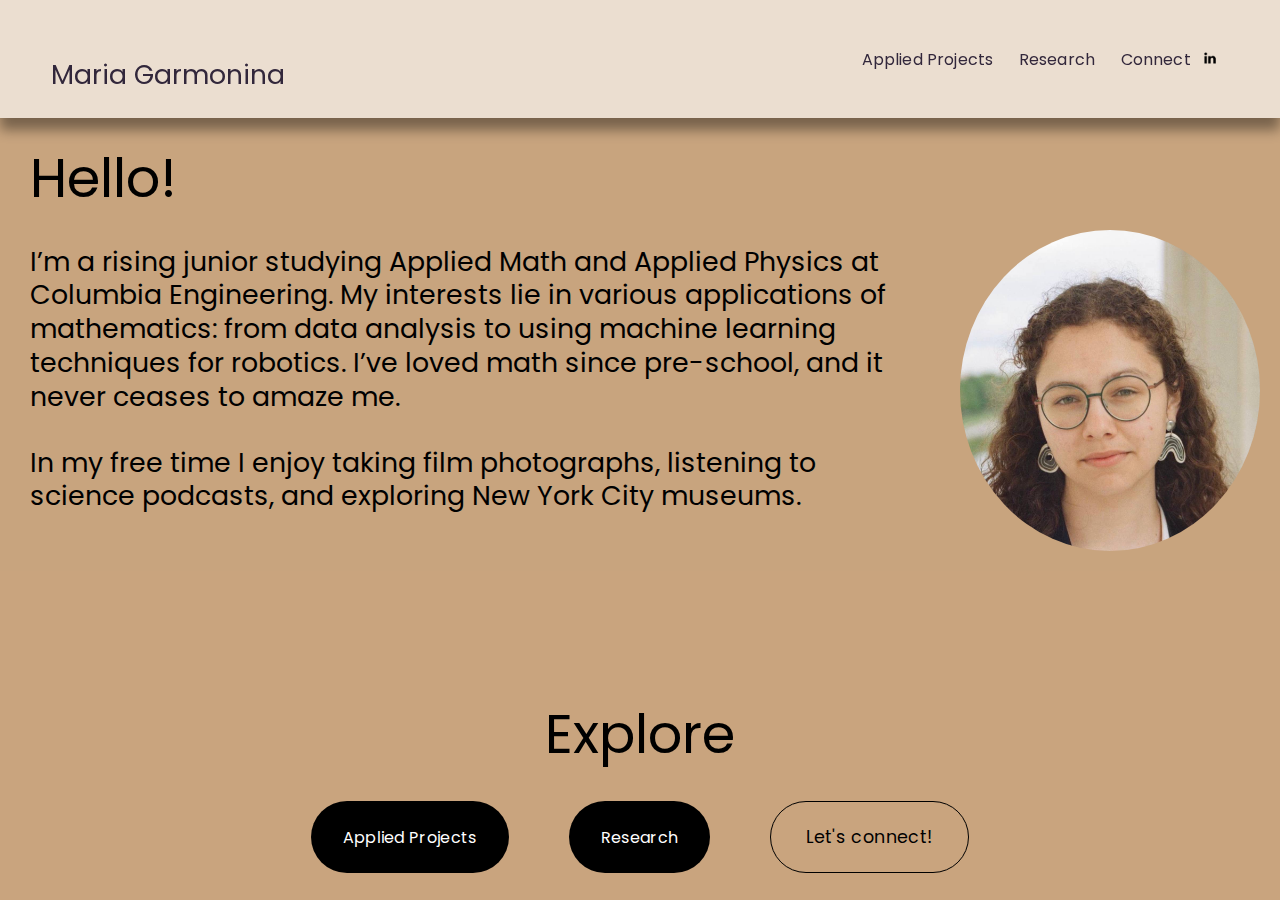
<file: index.html>
<!DOCTYPE html>
<head>
    <meta http-equiv="X-UA-Compatible" content="IE=edge,chrome=1">
    <meta name="viewport" content="width=device-width, initial-scale=1">
    <meta charset="utf-8">
    <title>Maria Garmonina</title>
    <link rel="icon" type="image/x-icon" href="assets/icon.ico">
    <link rel="canonical" href="https://www.mariagarmonina.com">
    <meta property="og:site_name" content="Maria Garmonina">
    <meta property="og:title" content="Maria Garmonina">
    <meta property="og:url" content="https://www.mariagarmonina.com">
    <meta property="og:type" content="website">
    <meta itemprop="name" content="Maria Garmonina">
    <meta itemprop="url" content="https://www.mariagarmonina.com">
    <meta name="twitter:title" content="Maria Garmonina">
    <meta name="twitter:url" content="https://www.mariagarmonina.com">
    <meta name="twitter:card" content="summary">
    <meta name="description" content="">
    <link rel="stylesheet" type="text/css" href="assets/css/site.css">
    <link rel="stylesheet" type="text/css" href="assets/css/static.css">
    
    <style>
        @font-face {
            font-family: 'roc-grotesk';
            src: url('assets/fonts/PoppinsLatin-Regular.ttf') format('truetype');
            font-weight: 400;
            font-style: normal;
        }
        @font-face {
            font-family: 'roc-grotesk';
            src: url('assets/fonts/PoppinsLatin-SemiBold.ttf') format('truetype');
            font-weight: 700;
            font-style: normal;
        }
        .content-wrapper {
            display: flex;
            flex-direction: column;
            align-items: center;
        }
        .top-section {
            display: flex;
            width: 100%;
            justify-content: space-between;
            align-items: flex-start;
        }
        #text-content {
            flex: 1;
            min-width: 300px;
        }
        #profile-pic {
            flex: 1;
            min-width: 300px;
            display: flex;
            justify-content: center;
            align-items: flex-start;
            margin-top: 110px;
        }
        #explore-section {
            width: 100%;
            margin-top: 5px;
            text-align: center;
        }
        .image-container {
            width: 100%;
            display: flex;
            justify-content: center;
            align-items: center;
        }
        .image-container img {
            max-width: 100%;
            height: auto;
            object-fit: contain;
        }
        footer .explore-container {
            text-align: center;
            padding: 10px 0;
            background-color: #C9A47E !important;
        }
        body {
            background-color: #C9A47E !important;
        }
        .sqs-block-button-container--left {
            display: inline-block;
            margin-right: 1px;
        }
        .sqs-block-button-element {
            margin: 0 30px;
        }
        @media (max-width: 768px) {
        .top-section {
            flex-direction: column;
            align-items: center;
        }
        #profile-pic {
            margin-top: 20px;
        }
        #buttons {
            margin-top: 20px;
        }
    }
    @media (min-width: 769px) {
    #buttons {
    display: flex;
    justify-content: center;
    align-items: center;
    flex-wrap: nowrap;
}

.sqs-block-button-container--left {
    margin-right: 20px;
    flex: 0 1 auto;
}

.sqs-block-button-container--left:last-child {
    margin-right: 0;
}
    }
    </style>
</head>

<body id="collection-6658e8f4033b076a1a05e867" class="primary-button-style-solid primary-button-shape-pill secondary-button-style-outline secondary-button-shape-pill tertiary-button-style-outline tertiary-button-shape-underline form-use-theme-colors form-field-style-outline form-field-shape-pill form-field-border-all form-field-checkbox-type-icon form-field-checkbox-fill-outline form-field-checkbox-color-inverted form-field-checkbox-shape-rounded form-field-checkbox-layout-fit form-field-radio-type-icon form-field-radio-fill-outline form-field-radio-color-inverted form-field-radio-shape-rounded form-field-radio-layout-fit form-field-survey-fill-outline form-field-survey-color-inverted form-field-survey-shape-rounded form-field-hover-focus-outline form-submit-button-style-label header-overlay-alignment-center header-width-inset tweak-transparent-header tweak-fixed-header tweak-fixed-header-style-basic tweak-blog-alternating-side-by-side-width-full tweak-blog-alternating-side-by-side-image-aspect-ratio-11-square tweak-blog-alternating-side-by-side-text-alignment-left tweak-blog-alternating-side-by-side-read-more-style-show tweak-blog-alternating-side-by-side-image-text-alignment-middle tweak-blog-alternating-side-by-side-delimiter-bullet tweak-blog-alternating-side-by-side-meta-position-top tweak-blog-alternating-side-by-side-primary-meta-categories tweak-blog-alternating-side-by-side-secondary-meta-date tweak-blog-alternating-side-by-side-excerpt-show tweak-blog-basic-grid-width-inset tweak-blog-basic-grid-image-aspect-ratio-32-standard tweak-blog-basic-grid-text-alignment-center tweak-blog-basic-grid-delimiter-bullet tweak-blog-basic-grid-image-placement-above tweak-blog-basic-grid-read-more-style-show tweak-blog-basic-grid-primary-meta-categories tweak-blog-basic-grid-secondary-meta-date tweak-blog-basic-grid-excerpt-show tweak-blog-item-width-medium tweak-blog-item-text-alignment-left tweak-blog-item-meta-position-above-title tweak-blog-item-show-categories tweak-blog-item-show-date tweak-blog-item-delimiter-bullet tweak-blog-masonry-width-full tweak-blog-masonry-text-alignment-left tweak-blog-masonry-primary-meta-categories tweak-blog-masonry-secondary-meta-date tweak-blog-masonry-meta-position-top tweak-blog-masonry-read-more-style-show tweak-blog-masonry-delimiter-space tweak-blog-masonry-image-placement-above tweak-blog-masonry-excerpt-show tweak-blog-side-by-side-width-full tweak-blog-side-by-side-image-placement-left tweak-blog-side-by-side-image-aspect-ratio-11-square tweak-blog-side-by-side-primary-meta-categories tweak-blog-side-by-side-secondary-meta-date tweak-blog-side-by-side-meta-position-top tweak-blog-side-by-side-text-alignment-left tweak-blog-side-by-side-image-text-alignment-middle tweak-blog-side-by-side-read-more-style-show tweak-blog-side-by-side-delimiter-bullet tweak-blog-side-by-side-excerpt-show tweak-blog-single-column-width-full tweak-blog-single-column-text-alignment-left tweak-blog-single-column-image-placement-above tweak-blog-single-column-delimiter-bullet tweak-blog-single-column-read-more-style-show tweak-blog-single-column-primary-meta-categories tweak-blog-single-column-secondary-meta-date tweak-blog-single-column-meta-position-top tweak-blog-single-column-content-full-post tweak-events-stacked-width-full tweak-events-stacked-height-large tweak-events-stacked-show-thumbnails tweak-events-stacked-thumbnail-size-32-standard tweak-events-stacked-date-style-with-text tweak-events-stacked-show-time tweak-events-stacked-show-location tweak-events-stacked-show-excerpt tweak-global-animations-complexity-level-detailed tweak-global-animations-animation-style-fade tweak-global-animations-animation-type-none tweak-global-animations-animation-curve-ease tweak-portfolio-grid-basic-width-full tweak-portfolio-grid-basic-height-large tweak-portfolio-grid-basic-image-aspect-ratio-11-square tweak-portfolio-grid-basic-text-alignment-left tweak-portfolio-grid-basic-hover-effect-fade tweak-portfolio-grid-overlay-width-full tweak-portfolio-grid-overlay-height-large tweak-portfolio-grid-overlay-image-aspect-ratio-11-square tweak-portfolio-grid-overlay-text-placement-center tweak-portfolio-grid-overlay-show-text-after-hover tweak-portfolio-index-background-link-format-stacked tweak-portfolio-index-background-width-full tweak-portfolio-index-background-height-large tweak-portfolio-index-background-vertical-alignment-middle tweak-portfolio-index-background-horizontal-alignment-center tweak-portfolio-index-background-delimiter-none tweak-portfolio-index-background-animation-type-fade tweak-portfolio-index-background-animation-duration-medium tweak-portfolio-hover-follow-layout-inline tweak-portfolio-hover-follow-delimiter-bullet tweak-portfolio-hover-follow-animation-type-fade tweak-portfolio-hover-follow-animation-duration-fast tweak-portfolio-hover-static-layout-inline tweak-portfolio-hover-static-front tweak-portfolio-hover-static-delimiter-hyphen tweak-portfolio-hover-static-animation-type-fade tweak-portfolio-hover-static-animation-duration-fast tweak-product-basic-item-product-variant-display-dropdown tweak-product-basic-item-product-subscription-display-radio tweak-product-basic-item-product-subscription-border-shape-square tweak-product-basic-item-width-full tweak-product-basic-item-gallery-aspect-ratio-34-three-four-vertical tweak-product-basic-item-text-alignment-left tweak-product-basic-item-navigation-breadcrumbs tweak-product-basic-item-description-position-below-price tweak-product-basic-item-description-position-mobile-below-add-to-cart-button tweak-product-basic-item-content-alignment-center tweak-product-basic-item-gallery-design-slideshow tweak-product-basic-item-gallery-placement-left tweak-product-basic-item-thumbnail-placement-side tweak-product-basic-item-click-action-none tweak-product-basic-item-hover-action-none tweak-product-basic-item-variant-picker-layout-dropdowns tweak-product-basic-item-add-to-cart-standalone tweak-product-basic-item-add-to-cart-mobile-standalone tweak-products-width-full tweak-products-image-aspect-ratio-11-square tweak-products-text-alignment-left tweak-products-price-show tweak-products-nested-category-type-top tweak-products-header-text-alignment-middle tweak-products-breadcrumbs image-block-poster-text-alignment-left image-block-card-content-position-center image-block-card-text-alignment-left image-block-overlap-content-position-center image-block-overlap-text-alignment-left image-block-collage-content-position-center image-block-collage-text-alignment-left image-block-stack-text-alignment-left hide-opentable-icons opentable-style-dark tweak-product-quick-view-button-style-floating tweak-product-quick-view-button-position-bottom tweak-product-quick-view-lightbox-excerpt-display-truncate tweak-product-quick-view-lightbox-show-arrows tweak-product-quick-view-lightbox-show-close-button tweak-product-quick-view-lightbox-controls-weight-light native-currency-code-usd collection-6658e8f4033b076a1a05e867 collection-type-page collection-layout-default homepage mobile-style-available sqs-seven-one">
    <div id="siteWrapper" class="clearfix site-wrapper">
        <header data-test="header" id="header" class="header theme-col--primary" data-section-theme="" data-controller="Header" data-current-styles="{
&quot;layout&quot;: &quot;navRight&quot;,
&quot;action&quot;: {
&quot;buttonText&quot;: &quot;Get Started&quot;,
&quot;newWindow&quot;: false
},
&quot;showSocial&quot;: true,
&quot;socialOptions&quot;: {
&quot;socialBorderShape&quot;: &quot;none&quot;,
&quot;socialBorderStyle&quot;: &quot;outline&quot;,
&quot;socialBorderThickness&quot;: {
&quot;unit&quot;: &quot;px&quot;,
&quot;value&quot;: 1.0
}
},
&quot;menuOverlayAnimation&quot;: &quot;fade&quot;,
&quot;cartStyle&quot;: &quot;text&quot;,
&quot;cartText&quot;: &quot;Cart&quot;,
&quot;showEmptyCartState&quot;: false,
&quot;cartOptions&quot;: {
&quot;iconType&quot;: &quot;stroke-9&quot;,
&quot;cartBorderShape&quot;: &quot;none&quot;,
&quot;cartBorderStyle&quot;: &quot;outline&quot;,
&quot;cartBorderThickness&quot;: {
&quot;unit&quot;: &quot;px&quot;,
&quot;value&quot;: 1.0
}
},
&quot;showButton&quot;: false,
&quot;showCart&quot;: false,
&quot;showAccountLogin&quot;: false,
&quot;headerStyle&quot;: &quot;dynamic&quot;,
&quot;languagePicker&quot;: {
&quot;enabled&quot;: false,
&quot;iconEnabled&quot;: false,
&quot;iconType&quot;: &quot;globe&quot;,
&quot;flagShape&quot;: &quot;shiny&quot;,
&quot;languageFlags&quot;: [ ]
},
&quot;mobileOptions&quot;: {
&quot;layout&quot;: &quot;logoLeftNavRight&quot;,
&quot;menuIcon&quot;: &quot;doubleLineHamburger&quot;,
&quot;menuIconOptions&quot;: {
&quot;style&quot;: &quot;doubleLineHamburger&quot;,
&quot;thickness&quot;: {
&quot;unit&quot;: &quot;px&quot;,
&quot;value&quot;: 1.0
}
}
},
&quot;dynamicOptions&quot;: {
&quot;border&quot;: {
&quot;enabled&quot;: false,
&quot;position&quot;: &quot;allSides&quot;,
&quot;thickness&quot;: {
&quot;unit&quot;: &quot;px&quot;,
&quot;value&quot;: 4.0
}
}
},
&quot;solidOptions&quot;: {
&quot;headerOpacity&quot;: {
&quot;unit&quot;: &quot;%&quot;,
&quot;value&quot;: 100.0
},
&quot;border&quot;: {
&quot;enabled&quot;: false,
&quot;position&quot;: &quot;allSides&quot;,
&quot;thickness&quot;: {
&quot;unit&quot;: &quot;px&quot;,
&quot;value&quot;: 4.0
}
},
&quot;dropShadow&quot;: {
&quot;enabled&quot;: false,
&quot;blur&quot;: {
&quot;unit&quot;: &quot;px&quot;,
&quot;value&quot;: 30.0
},
&quot;spread&quot;: {
&quot;unit&quot;: &quot;px&quot;,
&quot;value&quot;: 0.0
},
&quot;distance&quot;: {
&quot;unit&quot;: &quot;px&quot;,
&quot;value&quot;: 0.0
}
},
&quot;blurBackground&quot;: {
&quot;enabled&quot;: false,
&quot;blurRadius&quot;: {
&quot;unit&quot;: &quot;px&quot;,
&quot;value&quot;: 12.0
}
}
},
&quot;gradientOptions&quot;: {
&quot;gradientType&quot;: &quot;faded&quot;,
&quot;headerOpacity&quot;: {
&quot;unit&quot;: &quot;%&quot;,
&quot;value&quot;: 90.0
},
&quot;border&quot;: {
&quot;enabled&quot;: false,
&quot;position&quot;: &quot;allSides&quot;,
&quot;thickness&quot;: {
&quot;unit&quot;: &quot;px&quot;,
&quot;value&quot;: 4.0
}
},
&quot;dropShadow&quot;: {
&quot;enabled&quot;: false,
&quot;blur&quot;: {
&quot;unit&quot;: &quot;px&quot;,
&quot;value&quot;: 30.0
},
&quot;spread&quot;: {
&quot;unit&quot;: &quot;px&quot;,
&quot;value&quot;: 0.0
},
&quot;distance&quot;: {
&quot;unit&quot;: &quot;px&quot;,
&quot;value&quot;: 0.0
}
},
&quot;blurBackground&quot;: {
&quot;enabled&quot;: false,
&quot;blurRadius&quot;: {
&quot;unit&quot;: &quot;px&quot;,
&quot;value&quot;: 12.0
}
}
},
&quot;dropShadowOptions&quot;: {
&quot;enabled&quot;: true,
&quot;blur&quot;: {
&quot;unit&quot;: &quot;px&quot;,
&quot;value&quot;: 12.0
},
&quot;spread&quot;: {
&quot;unit&quot;: &quot;px&quot;,
&quot;value&quot;: 0.0
},
&quot;distance&quot;: {
&quot;unit&quot;: &quot;px&quot;,
&quot;value&quot;: 12.0
}
},
&quot;borderOptions&quot;: {
&quot;enabled&quot;: false,
&quot;position&quot;: &quot;allSides&quot;,
&quot;thickness&quot;: {
&quot;unit&quot;: &quot;px&quot;,
&quot;value&quot;: 4.0
}
},
&quot;showPromotedElement&quot;: false,
&quot;buttonVariant&quot;: &quot;primary&quot;,
&quot;blurBackground&quot;: {
&quot;enabled&quot;: false,
&quot;blurRadius&quot;: {
&quot;unit&quot;: &quot;px&quot;,
&quot;value&quot;: 12.0
}
},
&quot;headerOpacity&quot;: {
&quot;unit&quot;: &quot;%&quot;,
&quot;value&quot;: 100.0
}
}" data-section-id="header" data-header-style="dynamic" data-language-picker="{
&quot;enabled&quot;: false,
&quot;iconEnabled&quot;: false,
&quot;iconType&quot;: &quot;globe&quot;,
&quot;flagShape&quot;: &quot;shiny&quot;,
&quot;languageFlags&quot;: [ ]
}" data-first-focusable-element="" tabindex="-1" style="

" data-controllers-bound="Header,Header">
<div class="sqs-announcement-bar-dropzone"></div>

<div class="header-announcement-bar-wrapper">
  
<style>
    @supports (-webkit-backdrop-filter: none) or (backdrop-filter: none) {
        .header-blur-background {
            
            
        }
    }
</style>

  <div class="header-border" data-header-style="dynamic" data-header-usability-enabled="true" data-header-border="false" data-test="header-border" style="







border-width: 0px !important;
"></div>
<div class="header-dropshadow" data-header-style="dynamic" data-header-usability-enabled="true" data-header-dropshadow="true" data-test="header-dropshadow" style="


box-shadow: 0px 12px 12px 0px;
"></div>


  <div class="header-inner container--fluid
    
    
    
     header-mobile-layout-logo-left-nav-right
    
    
    
    
    
    
     header-layout-nav-right
    
    
    
    
    
    
    
    
    " style="







padding: 0;
" data-test="header-inner">
<!-- Background -->
<div class="header-background theme-bg--primary"></div>


    <div class="header-display-desktop" data-content-field="site-title">
      

      

      

      

        <!-- Title and nav wrapper -->
        <div class="header-title-nav-wrapper">
          

          

          
            
            <!-- Title -->
            
              <div class="
                  header-title
                  
                " data-animation-role="header-element">
                <h1></h1>
                  <div class="header-title-text">
                    <a id="site-title" href="index.html" data-animation-role="header-element">Maria Garmonina</a>
                  </div>
                
                
              </div>
            
          
            
            <!-- Nav -->
            <div class="header-nav">
              <div class="header-nav-wrapper">
                <nav class="header-nav-list">
                  



<div class="header-nav-item header-nav-item--collection">
  <a href="applied_projects.html" data-animation-role="header-element">
    Applied Projects
  </a>
</div>






<div class="header-nav-item header-nav-item--collection">
  <a href="research.html" data-animation-role="header-element">
    Research
  </a>
</div>






<div class="header-nav-item header-nav-item--collection">
  <a href="connect.html" data-animation-role="header-element">
    Connect
  </a>
</div>






                </nav>
              </div>
            </div>
          
          
        </div>
      
        
        <!-- Actions -->
        <div class="header-actions header-actions--right">
    <div class="header-actions-action header-actions-action--social">
        <a href="https://www.linkedin.com/in/maria-garmonina/?trk=opento_sprofile_topcard" target="_blank" aria-label="LinkedIn">
            <img class="header-icon" src="visuals/linkedin_icon.png" alt="LinkedIn">
        </a>
    </div>

    <div class="showOnMobile"></div>
    <div class="showOnDesktop"></div>
</div>

      
        
<style>
  .top-bun, 
  .patty, 
  .bottom-bun {
    height: 1px;
  }
</style>
<!-- Burger -->
<div class="header-burger
menu-overlay-has-visible-non-navigation-items

" data-animation-role="header-element">
<button class="header-burger-btn burger" data-test="header-burger">
<span class="js-header-burger-open-title visually-hidden">Open Menu</span>
<span hidden="" class="js-header-burger-close-title visually-hidden">Close Menu</span>
<div class="burger-box">
<div class="burger-inner header-menu-icon-doubleLineHamburger">
<div class="top-bun"></div>
<div class="patty"></div>
<div class="bottom-bun"></div>
</div>
</div>
</button>

</div>

    </div>
    <div class="header-display-mobile" data-content-field="site-title">
      
        
 
      
        
        <!-- Title and nav wrapper -->
        <div class="header-title-nav-wrapper">
          

          

          
            
            <!-- Title -->
            
              <div class="
                  header-title
                  
                " data-animation-role="header-element">
                
                  <div class="header-title-text">
                    <a id="site-title" href="index.html" data-animation-role="header-element">Maria Garmonina</a>
                  </div>
                
                
              </div>
            
          
            
            <!-- Nav -->
            <div class="header-nav">
              <div class="header-nav-wrapper">
                <nav class="header-nav-list">
                  



<div class="header-nav-item header-nav-item--collection">
  <a href="applied_projects.html" data-animation-role="header-element">
    Applied Projects
  </a>
</div>






<div class="header-nav-item header-nav-item--collection">
  <a href="research.html" data-animation-role="header-element">
    Research
  </a>
</div>






<div class="header-nav-item header-nav-item--collection">
  <a href="connect.html" data-animation-role="header-element">
    Connect
  </a>
</div>






                </nav>
              </div>
            </div>
          
          
        </div>
      
        
        <!-- Actions -->
        <div class="header-actions header-actions--right">
    <div class="header-actions-action header-actions-action--social">
        <a href="https://www.linkedin.com/in/maria-garmonina/?trk=opento_sprofile_topcard" target="_blank" aria-label="LinkedIn">
            <img class="header-icon" src="visuals/linkedin_icon.png" alt="LinkedIn">
        </a>
    </div>

    <div class="showOnMobile"></div>
    <div class="showOnDesktop"></div>
</div>

      
        

<!-- Burger -->
<div class="dropdown_list">
    <button class="dropdown_button">
        
    </button>
    <div id="courses_id" class="courses" style="display: none;">
        <li><a href="applied_projects.html">Applied Projects</a></li>
        <li><a href="research.html">Research</a></li>
        <li><a href="connect.html">Connect</a></li>
    </div>
</div>


      
      
      
      
      
    </div>
  </div>
</div>
<!-- (Mobile) Menu Navigation -->
<div class="header-menu header-menu--folder-list
  
  
  
  
  
  " data-section-theme="" data-current-styles="{
" layout":="" "navright",="" "action":="" {="" "buttontext":="" "get="" started",="" "newwindow":="" false="" },="" "showsocial":="" true,="" "socialoptions":="" "socialbordershape":="" "none",="" "socialborderstyle":="" "outline",="" "socialborderthickness":="" "unit":="" "px",="" "value":="" 1.0="" }="" "menuoverlayanimation":="" "fade",="" "cartstyle":="" "text",="" "carttext":="" "cart",="" "showemptycartstate":="" false,="" "cartoptions":="" "icontype":="" "stroke-9",="" "cartbordershape":="" "cartborderstyle":="" "cartborderthickness":="" "showbutton":="" "showcart":="" "showaccountlogin":="" "headerstyle":="" "dynamic",="" "languagepicker":="" "enabled":="" "iconenabled":="" "globe",="" "flagshape":="" "shiny",="" "languageflags":="" [="" ]="" "mobileoptions":="" "layout":="" "logoleftnavright",="" "menuicon":="" "doublelinehamburger",="" "menuiconoptions":="" "style":="" "thickness":="" "dynamicoptions":="" "border":="" "position":="" "allsides",="" 4.0="" "solidoptions":="" "headeropacity":="" "%",="" 100.0="" "dropshadow":="" "blur":="" 30.0="" "spread":="" 0.0="" "distance":="" "blurbackground":="" "blurradius":="" 12.0="" "gradientoptions":="" "gradienttype":="" "faded",="" 90.0="" "dropshadowoptions":="" "borderoptions":="" "showpromotedelement":="" "buttonvariant":="" "primary",="" }"="" data-section-id="overlay-nav" data-show-account-login="false" data-test="header-menu" style="padding-top: 85.8281px;">
<div class="header-menu-bg theme-bg--primary"></div>
<div class="header-menu-nav">
<nav class="header-menu-nav-list">


    <div data-folder="root" class="header-menu-nav-folder header-menu-nav-folder--active">
        <div class="header-menu-nav-folder-content">
          <!-- Menu Navigation -->
<div class="header-menu-nav-wrapper">

        <div class="container header-menu-nav-item header-menu-nav-item--collection">
          <a href="applied_projects.html">
            <div class="header-menu-nav-item-content">
              Applied Projects
            </div>
          </a>
        </div>
      
    
  

  
    
      
        <div class="container header-menu-nav-item header-menu-nav-item--collection">
          <a href="research.html">
            <div class="header-menu-nav-item-content">
              Research
            </div>
          </a>
        </div>
      
    
  

  
    
      
        <div class="container header-menu-nav-item header-menu-nav-item--collection">
          <a href="connect.html">
            <div class="header-menu-nav-item-content">
              Connect
            </div>
          </a>
        </div>
      
    
  
</div>

        </div>
        
        <div class="header-actions header-actions--right">
    <div class="header-actions-action header-actions-action--social">
        <a href="https://www.linkedin.com/in/maria-garmonina/?trk=opento_sprofile_topcard" target="_blank" aria-label="LinkedIn">
            <img class="header-icon" src="visuals/linkedin_icon.png" alt="LinkedIn">
        </a>
    </div>
</div>
        
        
        
      </div></nav>
  </div>
</div>
  </header>
        <main id="page" class="container" role="main">
            <article class="sections" id="sections" data-page-sections="6658e8f4033b076a1a05e866">
                <section data-test="page-section" data-section-theme="bright" class="page-section full-bleed-section layout-engine-section background-width--full-bleed section-height--custom content-width--wide horizontal-alignment--center vertical-alignment--middle bright" data-section-id="6658e8f4033b076a1a05e86d">
                    <div class="section-border">
                        <div class="section-background"></div>
                    </div>
                    <div id="content-wrapper" class="content-wrapper">
                        <div class="top-section">
                            <div id="text-content">
                                <div class="fe-block fe-block-6e88f986597be537781b" style="mix-blend-mode: normal;">
                                    <div class="sqs-block html-block sqs-block-html" data-blend-mode="NORMAL" data-block-type="2" data-border-radii="{&quot;topLeft&quot;:{&quot;unit&quot;:&quot;px&quot;,&quot;value&quot;:0.0},&quot;topRight&quot;:{&quot;unit&quot;:&quot;px&quot;,&quot;value&quot;:0.0},&quot;bottomLeft&quot;:{&quot;unit&quot;:&quot;px&quot;,&quot;value&quot;:0.0},&quot;bottomRight&quot;:{&quot;unit&quot;:&quot;px&quot;,&quot;value&quot;:0.0}}" id="block-6e88f986597be537781b">
                                        <div class="sqs-block-content">
                                            <div class="sqs-html-content">
                                                <h3 style="white-space:pre-wrap;">Hello!</h3>
                                            </div>
                                        </div>
                                    </div>
                                </div>
                                <div id="bio" class="fe-block fe-block-yui_3_17_2_1_1717161173729_70409" style="mix-blend-mode: normal;">
                                    <div class="sqs-block html-block sqs-block-html" data-blend-mode="NORMAL" data-block-type="2">
                                        <div class="sqs-block-content">
                                            <div class="sqs-html-content">
                                                <h4 style="white-space:pre-wrap;">I’m a rising junior studying Applied Math and Applied Physics at Columbia Engineering. My interests lie in various applications of mathematics: from data analysis to using machine learning techniques for robotics. I’ve loved math since pre-school, and it never ceases to amaze me.</h4>
                                                <h4 style="white-space:pre-wrap;">In my free time I enjoy taking film photographs, listening to science podcasts, and exploring New York City museums.</h4>
                                            </div>
                                        </div>
                                    </div>
                                </div>
                            </div>
                            <div id="profile-pic" class="image-container">
                                <img data-stretch="false" data-src="visuals/home_pic.jpg" alt="" data-load="false" elementtiming="system-image-block" src="visuals/home_pic.jpg" style="display:block;object-fit: contain; object-position: 50% 50%" loading="lazy" decoding="async" data-loader="sqs">
                            </div>
                        </div>
                    </div>
                </section>
            </article>
        </main>
        <footer class="sections" id="footer-sections" data-footer-sections="">
            <div class="explore-container">
                <div id="explore-section">
                    <div class="fe-block fe-block-yui_3_17_2_1_1717161173729_84990" style="mix-blend-mode: normal;">
                        <div class="sqs-block html-block sqs-block-html" data-blend-mode="NORMAL" data-block-type="2">
                            <div class="sqs-block-content">
                                <div class="sqs-html-content">
                                    <h3 style="white-space:pre-wrap;">Explore</h3>
                                </div>
                            </div>
                        </div>
                    </div>
                    <div id="buttons" class="fe-block fe-block-63a3ccb54765f1493225">
                        <div class="sqs-block button-block sqs-block-button" data-block-type="53">
                            <div class="sqs-block-content">
                                <div class="sqs-block-button-container sqs-block-button-container--left" data-animation-role="button" data-alignment="left" data-button-size="medium" data-button-type="primary">
                                    <a href="applied_projects.html" class="sqs-block-button-element--medium sqs-button-element--primary sqs-block-button-element" data-initialized="true">Applied Projects</a>
                                </div>
                            </div>
                        </div>
                        <div class="fe-block fe-block-e07acaacd4e7837b31e4">
                            <div class="sqs-block button-block sqs-block-button" data-block-type="53">
                                <div class="sqs-block-content">
                                    <div class="sqs-block-button-container sqs-block-button-container--left" data-animation-role="button" data-alignment="left" data-button-size="medium" data-button-type="primary">
                                        <a href="research.html" class="sqs-block-button-element--medium sqs-button-element--primary sqs-block-button-element" data-initialized="true">Research</a>
                                    </div>
                                </div>
                            </div>
                        </div>
                        <div class="fe-block fe-block-c04d80c85f64895f87be">
                            <div class="sqs-block button-block sqs-block-button" data-block-type="53">
                                <div class="sqs-block-content">
                                    <div class="sqs-block-button-container sqs-block-button-container--left" data-animation-role="button" data-alignment="left" data-button-size="large" data-button-type="secondary">
                                        <a href="connect.html" class="sqs-block-button-element--large sqs-button-element--secondary sqs-block-button-element" data-initialized="true">Let's connect!</a>
                                    </div>
                                </div>
                            </div>
                        </div>
                    </div>
                </div>
            </div>
        </footer>
    </div>

<script src="assets/js/script1.js" defer=""></script>
</body></html>
</file>
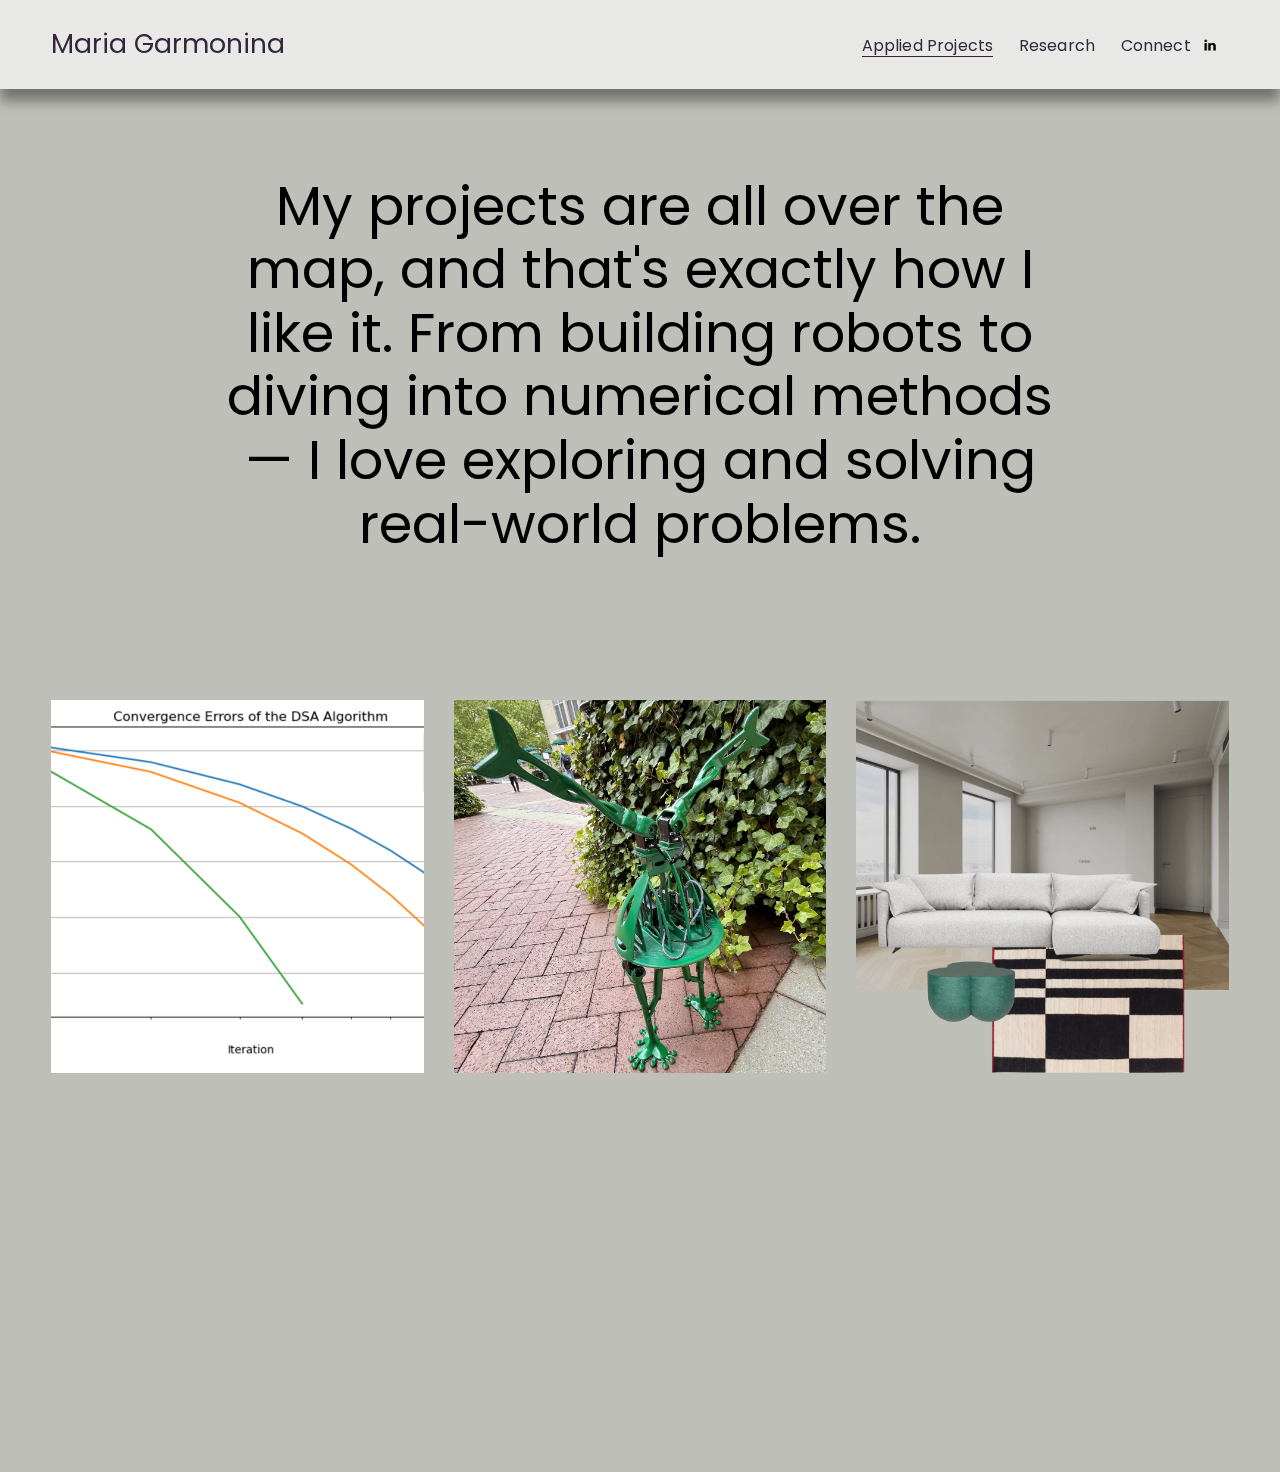
<file: applied_projects.html>
<html lang="en-US" class="yui3-js-enabled wf-rocgrotesk-n4-active wf-rocgrotesk-n7-active wf-active js flexbox canvas canvastext webgl no-touch hashchange history draganddrop rgba hsla multiplebgs backgroundsize borderimage borderradius boxshadow textshadow opacity cssanimations csscolumns cssgradients cssreflections csstransforms no-csstransforms3d csstransitions video audio svg inlinesvg svgclippaths" style="--header-fixed-top-offset: 85.828125px;"><head>
<meta http-equiv="X-UA-Compatible" content="IE=edge,chrome=1">
<meta name="viewport" content="width=device-width, initial-scale=1">
<meta charset="utf-8">
<title>Applied Projects — Maria Garmonina</title>
<link rel="icon" type="image/x-icon" href="assets/icon.ico">
<link rel="canonical" href="/applied-projects">
<meta property="og:site_name" content="Maria Garmonina">
<meta property="og:title" content="Applied Projects — Maria Garmonina">
<meta property="og:url" content="/applied-projects">
<meta property="og:type" content="website">
<meta itemprop="name" content="Applied Projects — Maria Garmonina">
<meta itemprop="url" content="/applied-projects">
<meta name="twitter:title" content="Applied Projects — Maria Garmonina">
<meta name="twitter:url" content="/applied-projects">
<meta name="twitter:card" content="summary">
<meta name="description" content="">
<link rel="preconnect" href="assets">
<link rel="stylesheet" type="text/css" href="assets/css/site.css">
<link rel="stylesheet" type="text/css" href="assets/css/static.css">
<style type="text/css">
@font-face { font-family: roc-grotesk; src: url('assets/fonts/PoppinsLatin-Regular.ttf') format('truetype'); font-weight: 400; font-style: normal; font-stretch: normal; font-display: auto; }
@font-face { font-family: roc-grotesk; src: url('assets/fonts/PoppinsLatin-SemiBold.ttf') format('truetype'); font-weight: 700; font-style: normal; font-stretch: normal; font-display: auto; }
    </style>
</head>
<body id="collection-6658f71bdafef7079be6dee2" class="primary-button-style-solid primary-button-shape-pill secondary-button-style-outline secondary-button-shape-pill tertiary-button-style-outline tertiary-button-shape-underline form-use-theme-colors form-field-style-outline form-field-shape-pill form-field-border-all form-field-checkbox-type-icon form-field-checkbox-fill-outline form-field-checkbox-color-inverted form-field-checkbox-shape-rounded form-field-checkbox-layout-fit form-field-radio-type-icon form-field-radio-fill-outline form-field-radio-color-inverted form-field-radio-shape-rounded form-field-radio-layout-fit form-field-survey-fill-outline form-field-survey-color-inverted form-field-survey-shape-rounded form-field-hover-focus-outline form-submit-button-style-label header-overlay-alignment-center header-width-inset tweak-transparent-header tweak-fixed-header tweak-fixed-header-style-basic tweak-blog-alternating-side-by-side-width-full tweak-blog-alternating-side-by-side-image-aspect-ratio-11-square tweak-blog-alternating-side-by-side-text-alignment-left tweak-blog-alternating-side-by-side-read-more-style-show tweak-blog-alternating-side-by-side-image-text-alignment-middle tweak-blog-alternating-side-by-side-delimiter-bullet tweak-blog-alternating-side-by-side-meta-position-top tweak-blog-alternating-side-by-side-primary-meta-categories tweak-blog-alternating-side-by-side-secondary-meta-date tweak-blog-basic-grid-width-inset tweak-blog-basic-grid-image-aspect-ratio-32-standard tweak-blog-basic-grid-text-alignment-center tweak-blog-basic-grid-delimiter-bullet tweak-blog-basic-grid-image-placement-above tweak-blog-basic-grid-read-more-style-show tweak-blog-basic-grid-primary-meta-categories tweak-blog-basic-grid-secondary-meta-date tweak-blog-basic-grid-excerpt-show tweak-blog-item-width-medium tweak-blog-item-text-alignment-left tweak-blog-item-meta-position-above-title tweak-blog-item-show-categories tweak-blog-item-show-date tweak-blog-item-delimiter-bullet tweak-blog-masonry-width-full tweak-blog-masonry-text-alignment-left tweak-blog-masonry-primary-meta-categories tweak-blog-masonry-secondary-meta-date tweak-blog-masonry-meta-position-top tweak-blog-masonry-read-more-style-show tweak-blog-masonry-delimiter-space tweak-blog-masonry-image-placement-above tweak-blog-masonry-excerpt-show tweak-blog-side-by-side-width-full tweak-blog-side-by-side-image-placement-left tweak-blog-side-by-side-image-aspect-ratio-11-square tweak-blog-side-by-side-primary-meta-categories tweak-blog-side-by-side-secondary-meta-date tweak-blog-side-by-side-meta-position-top tweak-blog-side-by-side-text-alignment-left tweak-blog-side-by-side-image-text-alignment-middle tweak-blog-side-by-side-read-more-style-show tweak-blog-side-by-side-delimiter-bullet tweak-blog-side-by-side-excerpt-show tweak-blog-single-column-width-full tweak-blog-single-column-text-alignment-left tweak-blog-single-column-image-placement-above tweak-blog-single-column-delimiter-bullet tweak-blog-single-column-read-more-style-show tweak-blog-single-column-primary-meta-categories tweak-blog-single-column-secondary-meta-date tweak-blog-single-column-meta-position-top tweak-blog-single-column-content-full-post tweak-events-stacked-width-full tweak-events-stacked-height-large tweak-events-stacked-show-thumbnails tweak-events-stacked-thumbnail-size-32-standard tweak-events-stacked-date-style-with-text tweak-events-stacked-show-time tweak-events-stacked-show-location tweak-events-stacked-show-excerpt tweak-global-animations-complexity-level-detailed tweak-global-animations-animation-style-fade tweak-global-animations-animation-type-none tweak-global-animations-animation-curve-ease tweak-portfolio-grid-basic-width-full tweak-portfolio-grid-basic-height-large tweak-portfolio-grid-basic-image-aspect-ratio-11-square tweak-portfolio-grid-basic-text-alignment-left tweak-portfolio-grid-basic-hover-effect-fade tweak-portfolio-grid-overlay-width-full tweak-portfolio-grid-overlay-height-large tweak-portfolio-grid-overlay-image-aspect-ratio-11-square tweak-portfolio-grid-overlay-text-placement-center tweak-portfolio-grid-overlay-show-text-after-hover tweak-portfolio-index-background-link-format-stacked tweak-portfolio-index-background-width-full tweak-portfolio-index-background-height-large tweak-portfolio-index-background-vertical-alignment-middle tweak-portfolio-index-background-horizontal-alignment-center tweak-portfolio-index-background-delimiter-none tweak-portfolio-index-background-animation-type-fade tweak-portfolio-index-background-animation-duration-medium tweak-portfolio-hover-follow-layout-inline tweak-portfolio-hover-follow-delimiter-bullet tweak-portfolio-hover-follow-animation-type-fade tweak-portfolio-hover-follow-animation-duration-fast tweak-portfolio-hover-static-layout-inline tweak-portfolio-hover-static-front tweak-portfolio-hover-static-delimiter-hyphen tweak-portfolio-hover-static-animation-type-fade tweak-portfolio-hover-static-animation-duration-fast tweak-product-basic-item-product-variant-display-dropdown tweak-product-basic-item-product-subscription-display-radio tweak-product-basic-item-product-subscription-border-shape-square tweak-product-basic-item-width-full tweak-product-basic-item-gallery-aspect-ratio-34-three-four-vertical tweak-product-basic-item-text-alignment-left tweak-product-basic-item-navigation-breadcrumbs tweak-product-basic-item-description-position-below-price tweak-product-basic-item-description-position-mobile-below-add-to-cart-button tweak-product-basic-item-content-alignment-center tweak-product-basic-item-gallery-design-slideshow tweak-product-basic-item-gallery-placement-left tweak-product-basic-item-thumbnail-placement-side tweak-product-basic-item-click-action-none tweak-product-basic-item-hover-action-none tweak-products-width-full tweak-products-image-aspect-ratio-11-square tweak-products-text-alignment-left tweak-products-price-show tweak-products-nested-category-type-top tweak-products-header-text-alignment-middle tweak-products-breadcrumbs image-block-poster-text-alignment-left image-block-card-content-position-center image-block-card-text-alignment-left image-block-overlap-content-position-center image-block-overlap-text-alignment-left image-block-collage-content-position-center image-block-collage-text-alignment-left image-block-stack-text-alignment-left hide-opentable-icons opentable-style-dark tweak-product-quick-view-button-style-floating tweak-product-quick-view-button-position-bottom tweak-product-quick-view-lightbox-excerpt-display-truncate tweak-product-quick-view-lightbox-show-arrows tweak-product-quick-view-lightbox-show-close-button tweak-product-quick-view-lightbox-controls-weight-light native-currency-code-usd collection-layout-default collection-6658f71bdafef7079be6dee2 view-list mobile-style-available sqs-seven-one show-pdp-subs-otp pdp_subs_otp_buttons_enabled seven-one-global-animations" tabindex="-1" data-animation-state="booted">
  <header data-test="header" id="header" class="header theme-col--primary" data-section-theme="" data-controller="Header" data-current-styles="{
&quot;layout&quot;: &quot;navRight&quot;,
&quot;action&quot;: {
&quot;buttonText&quot;: &quot;Get Started&quot;,
&quot;newWindow&quot;: false
},
&quot;showSocial&quot;: true,
&quot;socialOptions&quot;: {
&quot;socialBorderShape&quot;: &quot;none&quot;,
&quot;socialBorderStyle&quot;: &quot;outline&quot;,
&quot;socialBorderThickness&quot;: {
&quot;unit&quot;: &quot;px&quot;,
&quot;value&quot;: 1.0
}
},
&quot;menuOverlayAnimation&quot;: &quot;fade&quot;,
&quot;cartStyle&quot;: &quot;text&quot;,
&quot;cartText&quot;: &quot;Cart&quot;,
&quot;showEmptyCartState&quot;: false,
&quot;cartOptions&quot;: {
&quot;iconType&quot;: &quot;stroke-9&quot;,
&quot;cartBorderShape&quot;: &quot;none&quot;,
&quot;cartBorderStyle&quot;: &quot;outline&quot;,
&quot;cartBorderThickness&quot;: {
&quot;unit&quot;: &quot;px&quot;,
&quot;value&quot;: 1.0
}
},
&quot;showButton&quot;: false,
&quot;showCart&quot;: false,
&quot;showAccountLogin&quot;: false,
&quot;headerStyle&quot;: &quot;dynamic&quot;,
&quot;languagePicker&quot;: {
&quot;enabled&quot;: false,
&quot;iconEnabled&quot;: false,
&quot;iconType&quot;: &quot;globe&quot;,
&quot;flagShape&quot;: &quot;shiny&quot;,
&quot;languageFlags&quot;: [ ]
},
&quot;mobileOptions&quot;: {
&quot;layout&quot;: &quot;logoLeftNavRight&quot;,
&quot;menuIcon&quot;: &quot;doubleLineHamburger&quot;,
&quot;menuIconOptions&quot;: {
&quot;style&quot;: &quot;doubleLineHamburger&quot;,
&quot;thickness&quot;: {
&quot;unit&quot;: &quot;px&quot;,
&quot;value&quot;: 1.0
}
}
},
&quot;dynamicOptions&quot;: {
&quot;border&quot;: {
&quot;enabled&quot;: false,
&quot;position&quot;: &quot;allSides&quot;,
&quot;thickness&quot;: {
&quot;unit&quot;: &quot;px&quot;,
&quot;value&quot;: 4.0
}
}
},
&quot;solidOptions&quot;: {
&quot;headerOpacity&quot;: {
&quot;unit&quot;: &quot;%&quot;,
&quot;value&quot;: 100.0
},
&quot;border&quot;: {
&quot;enabled&quot;: false,
&quot;position&quot;: &quot;allSides&quot;,
&quot;thickness&quot;: {
&quot;unit&quot;: &quot;px&quot;,
&quot;value&quot;: 4.0
}
},
&quot;dropShadow&quot;: {
&quot;enabled&quot;: false,
&quot;blur&quot;: {
&quot;unit&quot;: &quot;px&quot;,
&quot;value&quot;: 30.0
},
&quot;spread&quot;: {
&quot;unit&quot;: &quot;px&quot;,
&quot;value&quot;: 0.0
},
&quot;distance&quot;: {
&quot;unit&quot;: &quot;px&quot;,
&quot;value&quot;: 0.0
}
},
&quot;blurBackground&quot;: {
&quot;enabled&quot;: false,
&quot;blurRadius&quot;: {
&quot;unit&quot;: &quot;px&quot;,
&quot;value&quot;: 12.0
}
}
},
&quot;gradientOptions&quot;: {
&quot;gradientType&quot;: &quot;faded&quot;,
&quot;headerOpacity&quot;: {
&quot;unit&quot;: &quot;%&quot;,
&quot;value&quot;: 90.0
},
&quot;border&quot;: {
&quot;enabled&quot;: false,
&quot;position&quot;: &quot;allSides&quot;,
&quot;thickness&quot;: {
&quot;unit&quot;: &quot;px&quot;,
&quot;value&quot;: 4.0
}
},
&quot;dropShadow&quot;: {
&quot;enabled&quot;: false,
&quot;blur&quot;: {
&quot;unit&quot;: &quot;px&quot;,
&quot;value&quot;: 30.0
},
&quot;spread&quot;: {
&quot;unit&quot;: &quot;px&quot;,
&quot;value&quot;: 0.0
},
&quot;distance&quot;: {
&quot;unit&quot;: &quot;px&quot;,
&quot;value&quot;: 0.0
}
},
&quot;blurBackground&quot;: {
&quot;enabled&quot;: false,
&quot;blurRadius&quot;: {
&quot;unit&quot;: &quot;px&quot;,
&quot;value&quot;: 12.0
}
}
},
&quot;dropShadowOptions&quot;: {
&quot;enabled&quot;: true,
&quot;blur&quot;: {
&quot;unit&quot;: &quot;px&quot;,
&quot;value&quot;: 12.0
},
&quot;spread&quot;: {
&quot;unit&quot;: &quot;px&quot;,
&quot;value&quot;: 0.0
},
&quot;distance&quot;: {
&quot;unit&quot;: &quot;px&quot;,
&quot;value&quot;: 12.0
}
},
&quot;borderOptions&quot;: {
&quot;enabled&quot;: false,
&quot;position&quot;: &quot;allSides&quot;,
&quot;thickness&quot;: {
&quot;unit&quot;: &quot;px&quot;,
&quot;value&quot;: 4.0
}
},
&quot;showPromotedElement&quot;: false,
&quot;buttonVariant&quot;: &quot;primary&quot;,
&quot;blurBackground&quot;: {
&quot;enabled&quot;: false,
&quot;blurRadius&quot;: {
&quot;unit&quot;: &quot;px&quot;,
&quot;value&quot;: 12.0
}
},
&quot;headerOpacity&quot;: {
&quot;unit&quot;: &quot;%&quot;,
&quot;value&quot;: 100.0
}
}" data-section-id="header" data-header-style="dynamic" data-language-picker="{
&quot;enabled&quot;: false,
&quot;iconEnabled&quot;: false,
&quot;iconType&quot;: &quot;globe&quot;,
&quot;flagShape&quot;: &quot;shiny&quot;,
&quot;languageFlags&quot;: [ ]
}" data-first-focusable-element="" tabindex="-1" style="

" data-controllers-bound="Header,Header">
<div class="sqs-announcement-bar-dropzone"></div>

<div class="header-announcement-bar-wrapper">
  
<style>
    @supports (-webkit-backdrop-filter: none) or (backdrop-filter: none) {
        .header-blur-background {
            
            
        }
    }
</style>

  <div class="header-border" data-header-style="dynamic" data-header-usability-enabled="true" data-header-border="false" data-test="header-border" style="







border-width: 0px !important;
"></div>
<div class="header-dropshadow" data-header-style="dynamic" data-header-usability-enabled="true" data-header-dropshadow="true" data-test="header-dropshadow" style="


box-shadow: 0px 12px 12px 0px;
"></div>


  <div class="header-inner container--fluid
    
    
    
     header-mobile-layout-logo-left-nav-right
    
    
    
    
    
    
     header-layout-nav-right
    
    
    
    
    
    
    
    
    " style="







padding: 0;
" data-test="header-inner">
<!-- Background -->
<div class="header-background theme-bg--primary"></div>


    <div class="header-display-desktop" data-content-field="site-title">
      

      

      

      

      
          
        
      
        
        <!-- Title and nav wrapper -->
        <div class="header-title-nav-wrapper">
          

          

          
            
            <!-- Title -->
            
              <div class="
                  header-title
                  
                " data-animation-role="header-element">
                
                  <div class="header-title-text">
                    <a id="site-title" href="index.html" data-animation-role="header-element">Maria Garmonina</a>
                  </div>
                
                
              </div>
            
          
            
            <!-- Nav -->
            <div class="header-nav">
              <div class="header-nav-wrapper">
                <nav class="header-nav-list">
                  



<div class="header-nav-item header-nav-item--collection header-nav-item--active">
  <a href="applied_projects.html" data-animation-role="header-element" aria-current="page">
    Applied Projects
  </a>
</div>






<div class="header-nav-item header-nav-item--collection">
  <a href="research.html" data-animation-role="header-element">
    Research
  </a>
</div>






<div class="header-nav-item header-nav-item--collection">
  <a href="connect.html" data-animation-role="header-element">
    Connect
  </a>
</div>






                </nav>
              </div>
            </div>
          
          
        </div>
      
        
        <!-- Actions -->
        <div class="header-actions header-actions--right">
    <div class="header-actions-action header-actions-action--social">
        <a href="https://www.linkedin.com/in/maria-garmonina/?trk=opento_sprofile_topcard" target="_blank" aria-label="LinkedIn">
            <img class="header-icon" src="visuals/linkedin_icon.png" alt="LinkedIn">
        </a>
    </div>

    <div class="showOnMobile"></div>
    <div class="showOnDesktop"></div>
</div>

      
        
<style>
  .top-bun, 
  .patty, 
  .bottom-bun {
    height: 1px;
  }
</style>
<!-- Burger -->
<div class="header-burger
menu-overlay-has-visible-non-navigation-items

" data-animation-role="header-element">
<button class="header-burger-btn burger" data-test="header-burger">
<span class="js-header-burger-open-title visually-hidden">Open Menu</span>
<span hidden="" class="js-header-burger-close-title visually-hidden">Close Menu</span>
<div class="burger-box">
<div class="burger-inner header-menu-icon-doubleLineHamburger">
<div class="top-bun"></div>
<div class="patty"></div>
<div class="bottom-bun"></div>
</div>
</div>
</button>

</div>

    </div>
    <div class="header-display-mobile" data-content-field="site-title">
      

        <!-- Title and nav wrapper -->
        <div class="header-title-nav-wrapper">
          

          

          
            
            <!-- Title -->
            
              <div class="
                  header-title
                  
                " data-animation-role="header-element">
                
                  <div class="header-title-text">
                    <a id="site-title" href="index.html" data-animation-role="header-element">Maria Garmonina</a>
                  </div>
                
                
              </div>
            
          
            
            <!-- Nav -->
            <div class="header-nav">
              <div class="header-nav-wrapper">
                <nav class="header-nav-list">
                  



<div class="header-nav-item header-nav-item--collection header-nav-item--active">
  <a href="applied_projects.html" data-animation-role="header-element" aria-current="page">
    Applied Projects
  </a>
</div>






<div class="header-nav-item header-nav-item--collection">
  <a href="research.html" data-animation-role="header-element">
    Research
  </a>
</div>






<div class="header-nav-item header-nav-item--collection">
  <a href="connect.html" data-animation-role="header-element">
    Connect
  </a>
</div>






                </nav>
              </div>
            </div>
          
          
        </div>
      
        
        <!-- Actions -->
        <div class="header-actions header-actions--right">
    <div class="header-actions-action header-actions-action--social">
        <a href="https://www.linkedin.com/in/maria-garmonina/?trk=opento_sprofile_topcard" target="_blank" aria-label="LinkedIn">
            <img class="header-icon" src="visuals/linkedin_icon.png" alt="LinkedIn">
        </a>
    </div>

    <div class="showOnMobile"></div>
    <div class="showOnDesktop"></div>
</div>

      
        

<!-- Burger -->
<div class="dropdown_list">
    <button class="dropdown_button">
        
    </button>
    <div id="courses_id" class="courses" style="display: block;">
        <li><a href="applied_projects.html">Applied Projects</a></li>
        <li><a href="research.html">Research</a></li>
        <li><a href="connect.html">Connect</a></li>
    </div>
</div>


      
      
      
      
      
    </div>
  </div>
</div>
<!-- (Mobile) Menu Navigation -->
<div class="header-menu header-menu--folder-list
  
  
  
  
  
  " data-section-theme="" data-current-styles="{
" layout":="" "navright",="" "action":="" {="" "buttontext":="" "get="" started",="" "newwindow":="" false="" },="" "showsocial":="" true,="" "socialoptions":="" "socialbordershape":="" "none",="" "socialborderstyle":="" "outline",="" "socialborderthickness":="" "unit":="" "px",="" "value":="" 1.0="" }="" "menuoverlayanimation":="" "fade",="" "cartstyle":="" "text",="" "carttext":="" "cart",="" "showemptycartstate":="" false,="" "cartoptions":="" "icontype":="" "stroke-9",="" "cartbordershape":="" "cartborderstyle":="" "cartborderthickness":="" "showbutton":="" "showcart":="" "showaccountlogin":="" "headerstyle":="" "dynamic",="" "languagepicker":="" "enabled":="" "iconenabled":="" "globe",="" "flagshape":="" "shiny",="" "languageflags":="" [="" ]="" "mobileoptions":="" "layout":="" "logoleftnavright",="" "menuicon":="" "doublelinehamburger",="" "menuiconoptions":="" "style":="" "thickness":="" "dynamicoptions":="" "border":="" "position":="" "allsides",="" 4.0="" "solidoptions":="" "headeropacity":="" "%",="" 100.0="" "dropshadow":="" "blur":="" 30.0="" "spread":="" 0.0="" "distance":="" "blurbackground":="" "blurradius":="" 12.0="" "gradientoptions":="" "gradienttype":="" "faded",="" 90.0="" "dropshadowoptions":="" "borderoptions":="" "showpromotedelement":="" "buttonvariant":="" "primary",="" }"="" data-section-id="overlay-nav" data-show-account-login="false" data-test="header-menu" style="padding-top: 85.8281px;">
<div class="header-menu-bg theme-bg--primary"></div>
<div class="header-menu-nav">
<nav class="header-menu-nav-list">


    <div data-folder="root" class="header-menu-nav-folder header-menu-nav-folder--active">
        <div class="header-menu-nav-folder-content">
          <!-- Menu Navigation -->
<div class="header-menu-nav-wrapper">

        <div class="container header-menu-nav-item header-menu-nav-item--collection header-menu-nav-item--active">
          <a href="applied_projects.html" aria-current="page">
            <div class="header-menu-nav-item-content">
              Applied Projects
            </div>
          </a>
        </div>
      
    
  

  
    
      
        <div class="container header-menu-nav-item header-menu-nav-item--collection">
          <a href="research.html">
            <div class="header-menu-nav-item-content">
              Research
            </div>
          </a>
        </div>
      
    
  

  
    
      
        <div class="container header-menu-nav-item header-menu-nav-item--collection">
          <a href="connect.html">
            <div class="header-menu-nav-item-content">
              Connect
            </div>
          </a>
        </div>
      
    
  
</div>

        </div>
        
        <div class="header-actions header-actions--right">
    <div class="header-actions-action header-actions-action--social">
        <a href="https://www.linkedin.com/in/maria-garmonina/?trk=opento_sprofile_topcard" target="_blank" aria-label="LinkedIn">
            <img class="header-icon" src="visuals/linkedin_icon.png" alt="LinkedIn">
        </a>
    </div>
</div>
        
        
        
      </div></nav>
  </div>
</div>
  </header>

<main id="page" class="container" role="main">
<article class="sections" id="sections" data-page-sections="6658f71bdafef7079be6df67">
<section data-test="page-section" data-section-theme="" class="page-section full-bleed-section layout-engine-section background-width--full-bleed section-height--custom content-width--wide horizontal-alignment--center vertical-alignment--middle" data-section-id="6658f71bdafef7079be6df6a" data-controller="SectionWrapperController" data-current-styles="{
&quot;imageOverlayOpacity&quot;: 0.15,
&quot;backgroundWidth&quot;: &quot;background-width--full-bleed&quot;,
&quot;sectionHeight&quot;: &quot;section-height--custom&quot;,
&quot;customSectionHeight&quot;: 10,
&quot;horizontalAlignment&quot;: &quot;horizontal-alignment--center&quot;,
&quot;verticalAlignment&quot;: &quot;vertical-alignment--middle&quot;,
&quot;contentWidth&quot;: &quot;content-width--wide&quot;,
&quot;customContentWidth&quot;: 50,
&quot;sectionTheme&quot;: &quot;&quot;,
&quot;sectionAnimation&quot;: &quot;none&quot;,
&quot;backgroundMode&quot;: &quot;image&quot;
}" data-current-context="{
&quot;video&quot;: {
&quot;playbackSpeed&quot;: 0.5,
&quot;filter&quot;: 1,
&quot;filterStrength&quot;: 0,
&quot;zoom&quot;: 0,
&quot;videoSourceProvider&quot;: &quot;none&quot;
},
&quot;backgroundImageId&quot;: null,
&quot;backgroundMediaEffect&quot;: null,
&quot;divider&quot;: null,
&quot;typeName&quot;: &quot;portfolio-grid-overlay&quot;
}" data-animation="none" data-fluid-engine-section="" style="min-height: 10vh; padding-top: 85.8281px;" data-controllers-bound="SectionWrapperController,SectionWrapperController" data-active="true">
  <div class="section-border">
    <div class="section-background"></div>
  </div>
  <div class="content-wrapper" style="padding-top: calc(10vmax / 10); padding-bottom: calc(10vmax / 10);">
    <div class="content">
      <div data-fluid-engine="true">
        <style>
          .fe-6658f71bdafef7079be6df69 {
            --grid-gutter: calc(var(--sqs-mobile-site-gutter, 6vw) - 11.0px);
            --cell-max-width: calc( ( var(--sqs-site-max-width, 1500px) - (11.0px * (8 - 1)) ) / 8 );
            display: grid;
            position: relative;
            grid-area: 1/1/-1/-1;
            grid-template-rows: repeat(13,minmax(24px, auto));
            grid-template-columns: minmax(var(--grid-gutter), 1fr) repeat(8, minmax(0, var(--cell-max-width))) minmax(var(--grid-gutter), 1fr);
            row-gap: 11.0px;
            column-gap: 11.0px;
          }
          @media (min-width: 768px) {
            .background-width--inset .fe-6658f71bdafef7079be6df69 {
              --inset-padding: calc(var(--sqs-site-gutter) * 2);
            }
            .fe-6658f71bdafef7079be6df69 {
              --grid-gutter: calc(var(--sqs-site-gutter, 4vw) - 11.0px);
              --cell-max-width: calc( ( var(--sqs-site-max-width, 1500px) - (11.0px * (24 - 1)) ) / 24 );
              --inset-padding: 0vw;
              --row-height-scaling-factor: 0.0215;
              --container-width: min(var(--sqs-site-max-width, 1500px), calc(100vw - var(--sqs-site-gutter, 4vw) * 2 - var(--inset-padding) ));
              grid-template-rows: repeat(13,minmax(calc(var(--container-width) * var(--row-height-scaling-factor)), auto));
              grid-template-columns: minmax(var(--grid-gutter), 1fr) repeat(24, minmax(0, var(--cell-max-width))) minmax(var(--grid-gutter), 1fr);
            }
          }
          .fe-block-f75e6c7e357521bb000e {
            grid-area: 2/2/13/10;
            z-index: 0;
            @media (max-width: 767px) {
            }
          }
          .fe-block-f75e6c7e357521bb000e .sqs-block {
            justify-content: center;
          }
          .fe-block-f75e6c7e357521bb000e .sqs-block-alignment-wrapper {
            align-items: center;
          }
          @media (min-width: 768px) {
            .fe-block-f75e6c7e357521bb000e {
              grid-area: 3/5/14/23;
              z-index: 0;
            }
            .fe-block-f75e6c7e357521bb000e .sqs-block {
              justify-content: center;
            }
            .fe-block-f75e6c7e357521bb000e .sqs-block-alignment-wrapper {
              align-items: center;
            }
          }
        </style>
        <div class="fluid-engine fe-6658f71bdafef7079be6df69">
          <div class="fe-block fe-block-f75e6c7e357521bb000e" style="mix-blend-mode: normal;">
            <div class="sqs-block html-block sqs-block-html" data-blend-mode="NORMAL" data-block-type="2" data-border-radii="{&quot;topLeft&quot;:{&quot;unit&quot;:&quot;px&quot;,&quot;value&quot;:0.0},&quot;topRight&quot;:{&quot;unit&quot;:&quot;px&quot;,&quot;value&quot;:0.0},&quot;bottomLeft&quot;:{&quot;unit&quot;:&quot;px&quot;,&quot;value&quot;:0.0},&quot;bottomRight&quot;:{&quot;unit&quot;:&quot;px&quot;,&quot;value&quot;:0.0}}" id="block-f75e6c7e357521bb000e">
              <div class="sqs-block-content">
                <div class="sqs-html-content">
                  <h3 style="text-align:center;white-space:pre-wrap;">My projects are all over the map, and that's exactly how I like it. From building robots to diving into numerical methods — I love exploring and solving real-world problems.</h3>
                </div>
              </div>
            </div>
          </div>
        </div>
      </div>
    </div>
  </div>
</section>
<section data-test="page-section" data-section-theme="" class="page-section content-collection full-bleed-section collection-type-portfolio-grid-overlay background-width--full-bleed section-height--medium content-width--wide horizontal-alignment--center vertical-alignment--middle" data-section-id="6658f71bdafef7079be6df6c" data-controller="SectionWrapperController" data-current-styles="{
&quot;imageOverlayOpacity&quot;: 0.15,
&quot;backgroundWidth&quot;: &quot;background-width--full-bleed&quot;,
&quot;sectionHeight&quot;: &quot;section-height--medium&quot;,
&quot;customSectionHeight&quot;: 10,
&quot;horizontalAlignment&quot;: &quot;horizontal-alignment--center&quot;,
&quot;verticalAlignment&quot;: &quot;vertical-alignment--middle&quot;,
&quot;contentWidth&quot;: &quot;content-width--wide&quot;,
&quot;customContentWidth&quot;: 50,
&quot;sectionTheme&quot;: &quot;&quot;,
&quot;sectionAnimation&quot;: &quot;none&quot;,
&quot;backgroundMode&quot;: &quot;image&quot;
}" data-current-context="{
&quot;video&quot;: {
&quot;playbackSpeed&quot;: 0.5,
&quot;filter&quot;: 1,
&quot;filterStrength&quot;: 0,
&quot;zoom&quot;: 0,
&quot;videoSourceProvider&quot;: &quot;none&quot;
},
&quot;backgroundImageId&quot;: null,
&quot;backgroundMediaEffect&quot;: null,
&quot;divider&quot;: null,
&quot;typeName&quot;: &quot;portfolio-grid-overlay&quot;
}" data-animation="none" data-controllers-bound="SectionWrapperController,SectionWrapperController" data-active="true">
  <div class="section-border">
    <div class="section-background"></div>
  </div>
  <div class="content-wrapper">
    <div class="content">
      <div id="gridThumbs" class="portfolio-grid-overlay grid-wrapper collection-content-wrapper" data-animation-role="section">
        <a class="grid-item" href="dsa_page.html">
          <div class="grid-image">
            <div class="grid-image-inner-wrapper">
              <img data-src="visuals/dsa_graph.png" data-image="visuals/dsa_graph.png" data-image-dimensions="2230x1324" data-image-focal-point="0.5353847742080688,0.40777602791786194" alt="DSA Algorithm" data-load="false" elementtiming="nbf-portfolio-grid-overlay" src="visuals/dsa_graph.png" width="2230" height="1324" sizes="(max-width: 767px) 100vw, 50vw" style="display:block;object-position: 53.538477420806885% 40.777602791786194%" srcset="visuals/dsa_graph.png" loading="lazy" decoding="async" data-loader="sqs">
            </div>
          </div>
          <div class="portfolio-overlay"></div>
          <div class="portfolio-text">
            <h3 class="portfolio-title">DSA Algorithm</h3>
          </div>
        </a>
        <a class="grid-item" href="frobot.html">
          <div class="grid-image">
            <div class="grid-image-inner-wrapper">
              <img data-src="visuals/robot.jpeg" data-image="visuals/robot.jpeg" data-image-dimensions="2506x2507" data-image-focal-point="0.5,0.5" alt="FROBOT" data-load="false" elementtiming="nbf-portfolio-grid-overlay" src="visuals/robot.jpeg" width="2506" height="2507" sizes="(max-width: 767px) 100vw, 50vw" style="display:block;object-position: 50% 50%" srcset="visuals/robot.jpeg" loading="lazy" decoding="async" data-loader="sqs">
            </div>
          </div>
          <div class="portfolio-overlay"></div>
          <div class="portfolio-text">
            <h3 class="portfolio-title">FROBOT</h3>
          </div>
        </a>
        <a class="grid-item" href="architecture.html">
          <div class="grid-image">
            <div class="grid-image-inner-wrapper">
              <img data-src="visuals/arch_collage.png" data-image="visuals/arch_collage.png" data-image-dimensions="1370x1216" data-image-focal-point="0.5,0.5" alt="Architecture" data-load="false" elementtiming="nbf-portfolio-grid-overlay" src="visuals/arch_collage.png" width="1370" height="1216" sizes="(max-width: 767px) 100vw, 50vw" style="display:block;object-position: 50% 50%" srcset="visuals/arch_collage.png" loading="lazy" decoding="async" data-loader="sqs">
            </div>
          </div>
          <div class="portfolio-overlay"></div>
          <div class="portfolio-text">
            <h3 class="portfolio-title">Architecture</h3>
          </div>
        </a>
      </div>
    </div>
  </div>
</section>
</article>
<footer class="sections" id="footer-sections" data-footer-sections=""></footer>
</main>
<script src="assets/js/script1.js" defer=""></script>
</body></html>
</file>
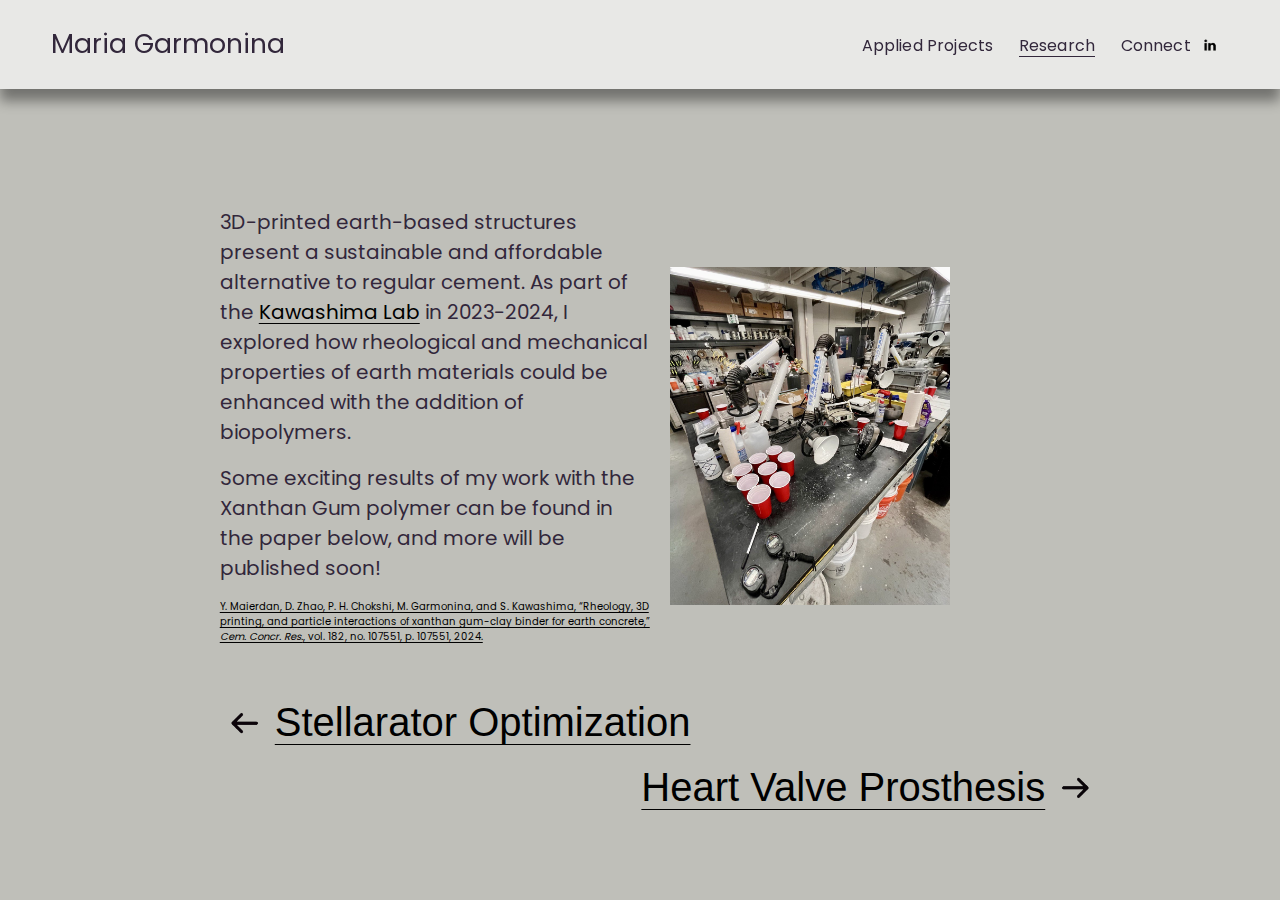
<file: concrete_lab.html>
<html lang="en-US" class="yui3-js-enabled wf-rocgrotesk-n4-active wf-rocgrotesk-n7-active wf-active js flexbox canvas canvastext webgl no-touch hashchange history draganddrop rgba hsla multiplebgs backgroundsize borderimage borderradius boxshadow textshadow opacity cssanimations csscolumns cssgradients cssreflections csstransforms no-csstransforms3d csstransitions video audio svg inlinesvg svgclippaths" style="--header-fixed-top-offset: 85.828125px;"><head>
    <meta http-equiv="X-UA-Compatible" content="IE=edge,chrome=1">
    <meta name="viewport" content="width=device-width, initial-scale=1">
    <meta charset="utf-8">
    <title>Bio-Enhanced Concrete — Maria Garmonina</title>
    <link rel="icon" type="image/x-icon" href="assets/icon.ico">
    <link rel="canonical" href="/bio_enhanced_concrete">
    <meta property="og:site_name" content="Maria Garmonina">
    <meta property="og:title" content="Bio-Enhanced Concrete — Maria Garmonina">
    <meta property="og:url" content="/bio_enhanced_concrete">
    <meta property="og:type" content="website">
    <meta itemprop="name" content="Bio-Enhanced Concrete — Maria Garmonina">
    <meta itemprop="url" content="/bio_enhanced_concrete">
    <meta name="twitter:title" content="Bio-Enhanced Concrete — Maria Garmonina">
    <meta name="twitter:url" content="/bio_enhanced_concrete">
    <meta name="twitter:card" content="summary">
    <meta name="description" content="">
    <link rel="preconnect" href="assets">
    <link rel="stylesheet" type="text/css" href="assets/css/site.css">
    <link rel="stylesheet" type="text/css" href="assets/css/static.css">
    <style type="text/css">
        @font-face { font-family: roc-grotesk; src: url('assets/fonts/PoppinsLatin-Regular.ttf') format('truetype'); font-weight: 400; font-style: normal; font-stretch: normal; font-display: auto; }
        @font-face { font-family: roc-grotesk; src: url('assets/fonts/PoppinsLatin-SemiBold.ttf') format('truetype'); font-weight: 700; font-style: normal; font-stretch: normal; font-display: auto; }
        .custom-paragraph {
            margin: 10 px;
            font-family: roc-grotesk;
            font-size: 20px;
            font-weight: 400;
            line-height: 1.5;
        }
	.custom-paragraph_small {
            margin: 10 px;
            font-family: roc-grotesk;
            font-size: 10px;
            font-weight: 400;
            line-height: 1.5;
        }
        body, html, .container, .content-section {
            width: 100% !important;
            margin: 0;
            padding: 0;
        }
        .container {
            display: flex;
            flex-direction: column;
            max-width: 100%;
            align-items: center;
            padding: 10px;
        }
        .content-section {
            display: flex;
            align-items: center;
            justify-content: center;
            width: 100%;
            max-width: 100%;
            margin-bottom: 20px;
        }
        .content-text {
            flex: 1;
            padding-right: 20px;
        }
        .content-image {
            flex: 1;
            max-width: 75%;
            margin-top: 10px;
        }
        .content-image img {
            max-width: 65%;
            height: auto;
            margin-top: 10px;
        }
	.footer-arrow_l {
            display: flex;
            padding-left: 10px;
            justify-content: flex-start;
            align-items: center;
            margin-top: 20px;
            width: 100%;
            font-size: 40px;
        }
        .footer-arrow_l img {
            width: 40px;
            justify-content: flex-start;
            height: auto;
            margin-right: 10px;
        }
            .footer-arrow_r {
            display: flex;
            padding-right: 10px;
            justify-content: flex-end;
            align-items: center;
            margin-top: 20px;
            width: 100%;
            font-size: 40px;
        }
        .footer-arrow_r img {
            width: 40px;
            justify-content: flex-end;
            height: auto;
            margin-left: 10px;
        }
            @media (max-width: 768px) {
        .content-section {
            flex-direction: column;
            align-items: center;
        }
        .content-image {
            max-width: 90%;
            margin-top: 20px;
        }
        .content-image img {
            max-width: 90%;
        }
        .footer-arrow_l,
        .footer-arrow_r {
            justify-content: center;
            margin-top: 20px;
        }
        .footer-arrow_l img,
        .footer-arrow_r img {
            margin-right: 25px;
            margin-left: 25px;
        }
    </style>
</head>
<body id="collection-6658f71bdafef7079be6dee2" class="primary-button-style-solid primary-button-shape-pill secondary-button-style-outline secondary-button-shape-pill tertiary-button-style-outline tertiary-button-shape-underline form-use-theme-colors form-field-style-outline form-field-shape-pill form-field-border-all form-field-checkbox-type-icon form-field-checkbox-fill-outline form-field-checkbox-color-inverted form-field-checkbox-shape-rounded form-field-checkbox-layout-fit form-field-radio-type-icon form-field-radio-fill-outline form-field-radio-color-inverted form-field-radio-shape-rounded form-field-radio-layout-fit form-field-survey-fill-outline form-field-survey-color-inverted form-field-survey-shape-rounded form-field-hover-focus-outline form-submit-button-style-label header-overlay-alignment-center header-width-inset tweak-transparent-header tweak-fixed-header tweak-fixed-header-style-basic tweak-blog-alternating-side-by-side-width-full tweak-blog-alternating-side-by-side-image-aspect-ratio-11-square tweak-blog-alternating-side-by-side-text-alignment-left tweak-blog-alternating-side-by-side-read-more-style-show tweak-blog-alternating-side-by-side-image-text-alignment-middle tweak-blog-alternating-side-by-side-delimiter-bullet tweak-blog-alternating-side-by-side-meta-position-top tweak-blog-alternating-side-by-side-primary-meta-categories tweak-blog-alternating-side-by-side-secondary-meta-date tweak-blog-basic-grid-width-inset tweak-blog-basic-grid-image-aspect-ratio-32-standard tweak-blog-basic-grid-text-alignment-center tweak-blog-basic-grid-delimiter-bullet tweak-blog-basic-grid-image-placement-above tweak-blog-basic-grid-read-more-style-show tweak-blog-basic-grid-primary-meta-categories tweak-blog-basic-grid-secondary-meta-date tweak-blog-basic-grid-excerpt-show tweak-blog-item-width-medium tweak-blog-item-text-alignment-left tweak-blog-item-meta-position-above-title tweak-blog-item-show-categories tweak-blog-item-show-date tweak-blog-item-delimiter-bullet tweak-blog-masonry-width-full tweak-blog-masonry-text-alignment-left tweak-blog-masonry-primary-meta-categories tweak-blog-masonry-secondary-meta-date tweak-blog-masonry-meta-position-top tweak-blog-masonry-read-more-style-show tweak-blog-masonry-delimiter-space tweak-blog-masonry-image-placement-above tweak-blog-masonry-excerpt-show tweak-blog-side-by-side-width-full tweak-blog-side-by-side-image-placement-left tweak-blog-side-by-side-image-aspect-ratio-11-square tweak-blog-side-by-side-primary-meta-categories tweak-blog-side-by-side-secondary-meta-date tweak-blog-side-by-side-meta-position-top tweak-blog-side-by-side-text-alignment-left tweak-blog-side-by-side-image-text-alignment-middle tweak-blog-side-by-side-read-more-style-show tweak-blog-side-by-side-delimiter-bullet tweak-blog-side-by-side-excerpt-show tweak-blog-single-column-width-full tweak-blog-single-column-text-alignment-left tweak-blog-single-column-image-placement-above tweak-blog-single-column-delimiter-bullet tweak-blog-single-column-read-more-style-show tweak-blog-single-column-primary-meta-categories tweak-blog-single-column-secondary-meta-date tweak-blog-single-column-meta-position-top tweak-blog-single-column-content-full-post tweak-events-stacked-width-full tweak-events-stacked-height-large tweak-events-stacked-show-thumbnails tweak-events-stacked-thumbnail-size-32-standard tweak-events-stacked-date-style-with-text tweak-events-stacked-show-time tweak-events-stacked-show-location tweak-events-stacked-show-excerpt tweak-global-animations-complexity-level-detailed tweak-global-animations-animation-style-fade tweak-global-animations-animation-type-none tweak-global-animations-animation-curve-ease tweak-portfolio-grid-basic-width-full tweak-portfolio-grid-basic-height-large tweak-portfolio-grid-basic-image-aspect-ratio-11-square tweak-portfolio-grid-basic-text-alignment-left tweak-portfolio-grid-basic-hover-effect-fade tweak-portfolio-grid-overlay-width-full tweak-portfolio-grid-overlay-height-large tweak-portfolio-grid-overlay-image-aspect-ratio-11-square tweak-portfolio-grid-overlay-text-placement-center tweak-portfolio-grid-overlay-show-text-after-hover tweak-portfolio-index-background-link-format-stacked tweak-portfolio-index-background-width-full tweak-portfolio-index-background-height-large tweak-portfolio-index-background-vertical-alignment-middle tweak-portfolio-index-background-horizontal-alignment-center tweak-portfolio-index-background-delimiter-none tweak-portfolio-index-background-animation-type-fade tweak-portfolio-index-background-animation-duration-medium tweak-portfolio-hover-follow-layout-inline tweak-portfolio-hover-follow-delimiter-bullet tweak-portfolio-hover-follow-animation-type-fade tweak-portfolio-hover-follow-animation-duration-fast tweak-portfolio-hover-static-layout-inline tweak-portfolio-hover-static-front tweak-portfolio-hover-static-delimiter-hyphen tweak-portfolio-hover-static-animation-type-fade tweak-portfolio-hover-static-animation-duration-fast tweak-product-basic-item-product-variant-display-dropdown tweak-product-basic-item-product-subscription-display-radio tweak-product-basic-item-product-subscription-border-shape-square tweak-product-basic-item-width-full tweak-product-basic-item-gallery-aspect-ratio-34-three-four-vertical tweak-product-basic-item-text-alignment-left tweak-product-basic-item-navigation-breadcrumbs tweak-product-basic-item-description-position-below-price tweak-product-basic-item-description-position-mobile-below-add-to-cart-button tweak-product-basic-item-content-alignment-center tweak-product-basic-item-gallery-design-slideshow tweak-product-basic-item-gallery-placement-left tweak-product-basic-item-thumbnail-placement-side tweak-product-basic-item-click-action-none tweak-product-basic-item-hover-action-none tweak-products-width-full tweak-products-image-aspect-ratio-11-square tweak-products-text-alignment-left tweak-products-price-show tweak-products-nested-category-type-top tweak-products-header-text-alignment-middle tweak-products-breadcrumbs image-block-poster-text-alignment-left image-block-card-content-position-center image-block-card-text-alignment-left image-block-overlap-content-position-center image-block-overlap-text-alignment-left image-block-collage-content-position-center image-block-collage-text-alignment-left image-block-stack-text-alignment-left hide-opentable-icons opentable-style-dark tweak-product-quick-view-button-style-floating tweak-product-quick-view-button-position-bottom tweak-product-quick-view-lightbox-excerpt-display-truncate tweak-product-quick-view-lightbox-show-arrows tweak-product-quick-view-lightbox-show-close-button tweak-product-quick-view-lightbox-controls-weight-light native-currency-code-us

d collection-layout-default collection-6658f71bdafef7079be6dee2 view-list mobile-style-available sqs-seven-one show-pdp-subs-otp pdp_subs_otp_buttons_enabled seven-one-global-animations" tabindex="-1" data-animation-state="booted">

<header data-test="header" id="header" class="header theme-col--primary" data-section-theme="" data-controller="Header" data-current-styles="{
&quot;layout&quot;: &quot;navRight&quot;,
&quot;action&quot;: {
&quot;buttonText&quot;: &quot;Get Started&quot;,
&quot;newWindow&quot;: false
},
&quot;showSocial&quot;: true,
&quot;socialOptions&quot;: {
&quot;socialBorderShape&quot;: &quot;none&quot;,
&quot;socialBorderStyle&quot;: &quot;outline&quot;,
&quot;socialBorderThickness&quot;: {
&quot;unit&quot;: &quot;px&quot;,
&quot;value&quot;: 1.0
}
},
&quot;menuOverlayAnimation&quot;: &quot;fade&quot;,
&quot;cartStyle&quot;: &quot;text&quot;,
&quot;cartText&quot;: &quot;Cart&quot;,
&quot;showEmptyCartState&quot;: false,
&quot;cartOptions&quot;: {
&quot;iconType&quot;: &quot;stroke-9&quot;,
&quot;cartBorderShape&quot;: &quot;none&quot;,
&quot;cartBorderStyle&quot;: &quot;outline&quot;,
&quot;cartBorderThickness&quot;: {
&quot;unit&quot;: &quot;px&quot;,
&quot;value&quot;: 1.0
}
},
&quot;showButton&quot;: false,
&quot;showCart&quot;: false,
&quot;showAccountLogin&quot;: false,
&quot;headerStyle&quot;: &quot;dynamic&quot;,
&quot;languagePicker&quot;: {
&quot;enabled&quot;: false,
&quot;iconEnabled&quot;: false,
&quot;iconType&quot;: &quot;globe&quot;,
&quot;flagShape&quot;: &quot;shiny&quot;,
&quot;languageFlags&quot;: [ ]
},
&quot;mobileOptions&quot;: {
&quot;layout&quot;: &quot;logoLeftNavRight&quot;,
&quot;menuIcon&quot;: &quot;doubleLineHamburger&quot;,
&quot;menuIconOptions&quot;: {
&quot;style&quot;: &quot;doubleLineHamburger&quot;,
&quot;thickness&quot;: {
&quot;unit&quot;: &quot;px&quot;,
&quot;value&quot;: 1.0
}
}
},
&quot;dynamicOptions&quot;: {
&quot;border&quot;: {
&quot;enabled&quot;: false,
&quot;position&quot;: &quot;allSides&quot;,
&quot;thickness&quot;: {
&quot;unit&quot;: &quot;px&quot;,
&quot;value&quot;: 4.0
}
}
},
&quot;solidOptions&quot;: {
&quot;headerOpacity&quot;: {
&quot;unit&quot;: &quot;%&quot;,
&quot;value&quot;: 100.0
},
&quot;border&quot;: {
&quot;enabled&quot;: false,
&quot;position&quot;: &quot;allSides&quot;,
&quot;thickness&quot;: {
&quot;unit&quot;: &quot;px&quot;,
&quot;value&quot;: 4.0
}
},
&quot;dropShadow&quot;: {
&quot;enabled&quot;: false,
&quot;blur&quot;: {
&quot;unit&quot;: &quot;px&quot;,
&quot;value&quot;: 30.0
},
&quot;spread&quot;: {
&quot;unit&quot;: &quot;px&quot;,
&quot;value&quot;: 0.0
},
&quot;distance&quot;: {
&quot;unit&quot;: &quot;px&quot;,
&quot;value&quot;: 0.0
}
},
&quot;blurBackground&quot;: {
&quot;enabled&quot;: false,
&quot;blurRadius&quot;: {
&quot;unit&quot;: &quot;px&quot;,
&quot;value&quot;: 12.0
}
}
},
&quot;gradientOptions&quot;: {
&quot;gradientType&quot;: &quot;faded&quot;,
&quot;headerOpacity&quot;: {
&quot;unit&quot;: &quot;%&quot;,
&quot;value&quot;: 90.0
},
&quot;border&quot;: {
&quot;enabled&quot;: false,
&quot;position&quot;: &quot;allSides&quot;,
&quot;thickness&quot;: {
&quot;unit&quot;: &quot;px&quot;,
&quot;value&quot;: 4.0
}
},
&quot;dropShadow&quot;: {
&quot;enabled&quot;: false,
&quot;blur&quot;: {
&quot;unit&quot;: &quot;px&quot;,
&quot;value&quot;: 30.0
},
&quot;spread&quot;: {
&quot;unit&quot;: &quot;px&quot;,
&quot;value&quot;: 0.0
},
&quot;distance&quot;: {
&quot;unit&quot;: &quot;px&quot;,
&quot;value&quot;: 0.0
}
},
&quot;blurBackground&quot;: {
&quot;enabled&quot;: false,
&quot;blurRadius&quot;: {
&quot;unit&quot;: &quot;px&quot;,
&quot;value&quot;: 12.0
}
}
},
&quot;dropShadowOptions&quot;: {
&quot;enabled&quot;: true,
&quot;blur&quot;: {
&quot;unit&quot;: &quot;px&quot;,
&quot;value&quot;: 12.0
},
&quot;spread&quot;: {
&quot;unit&quot;: &quot;px&quot;,
&quot;value&quot;: 0.0
},
&quot;distance&quot;: {
&quot;unit&quot;: &quot;px&quot;,
&quot;value&quot;: 12.0
}
},
&quot;borderOptions&quot;: {
&quot;enabled&quot;: false,
&quot;position&quot;: &quot;allSides&quot;,
&quot;thickness&quot;: {
&quot;unit&quot;: &quot;px&quot;,
&quot;value&quot;: 4.0
}
},
&quot;showPromotedElement&quot;: false,
&quot;buttonVariant&quot;: &quot;primary&quot;,
&quot;blurBackground&quot;: {
&quot;enabled&quot;: false,
&quot;blurRadius&quot;: {
&quot;unit&quot;: &quot;px&quot;,
&quot;value&quot;: 12.0
}
},
&quot;headerOpacity&quot;: {
&quot;unit&quot;: &quot;%&quot;,
&quot;value&quot;: 100.0
}
}" data-section-id="header" data-header-style="dynamic" data-language-picker="{
&quot;enabled&quot;: false,
&quot;iconEnabled&quot;: false,
&quot;iconType&quot;: &quot;globe&quot;,
&quot;flagShape&quot;: &quot;shiny&quot;,
&quot;languageFlags&quot;: [ ]
}" data-first-focusable-element="" tabindex="-1" style="

" data-controllers-bound="Header,Header">
<div class="sqs-announcement-bar-dropzone"></div>

<div class="header-announcement-bar-wrapper">
  
<style>
    @supports (-webkit-backdrop-filter: none) or (backdrop-filter: none) {
        .header-blur-background {
            
            
        }
    }
</style>

  <div class="header-border" data-header-style="dynamic" data-header-usability-enabled="true" data-header-border="false" data-test="header-border" style="







border-width: 0px !important;
"></div>
<div class="header-dropshadow" data-header-style="dynamic" data-header-usability-enabled="true" data-header-dropshadow="true" data-test="header-dropshadow" style="


box-shadow: 0px 12px 12px 0px;
"></div>


  <div class="header-inner container--fluid
    
    
    
     header-mobile-layout-logo-left-nav-right
    
    
    
    
    
    
     header-layout-nav-right
    
    
    
    
    
    
    
    
    " style="







padding: 0;
" data-test="header-inner">
<!-- Background -->
<div class="header-background theme-bg--primary"></div>


    <div class="header-display-desktop" data-content-field="site-title">
      

      

      

      

      

      
      
        
        <!-- Social -->
        
          
        
      
        
        <!-- Title and nav wrapper -->
        <div class="header-title-nav-wrapper">
          

          

          
            
            <!-- Title -->
            
              <div class="
                  header-title
                  
                " data-animation-role="header-element">
                
                  <div class="header-title-text">
                    <a id="site-title" href="index.html" data-animation-role="header-element">Maria Garmonina</a>
                  </div>
                
                
              </div>
            
          
            
            <!-- Nav -->
            <div class="header-nav">
              <div class="header-nav-wrapper">
                <nav class="header-nav-list">
                  



<div class="header-nav-item header-nav-item--collection">
  <a href="applied_projects.html" data-animation-role="header-element">
    Applied Projects
  </a>
</div>






<div class="header-nav-item header-nav-item--collection header-nav-item--active">
  <a href="research.html" data-animation-role="header-element" aria-current="page">
    Research
  </a>
</div>






<div class="header-nav-item header-nav-item--collection">
  <a href="connect.html" data-animation-role="header-element">
    Connect
  </a>
</div>






                </nav>
              </div>
            </div>
          
          
        </div>
      
        
        <!-- Actions -->
        <div class="header-actions header-actions--right">
    <div class="header-actions-action header-actions-action--social">
        <a href="https://www.linkedin.com/in/maria-garmonina/?trk=opento_sprofile_topcard" target="_blank" aria-label="LinkedIn">
            <img class="header-icon" src="visuals/linkedin_icon.png" alt="LinkedIn">
        </a>
    </div>

    <div class="showOnMobile"></div>
    <div class="showOnDesktop"></div>
</div>

      
        
<style>
  .top-bun, 
  .patty, 
  .bottom-bun {
    height: 1px;
  }
</style>
<!-- Burger -->
<div class="header-burger
menu-overlay-has-visible-non-navigation-items

" data-animation-role="header-element">
<button class="header-burger-btn burger" data-test="header-burger">
<span class="js-header-burger-open-title visually-hidden">Open Menu</span>
<span hidden="" class="js-header-burger-close-title visually-hidden">Close Menu</span>
<div class="burger-box">
<div class="burger-inner header-menu-icon-doubleLineHamburger">
<div class="top-bun"></div>
<div class="patty"></div>
<div class="bottom-bun"></div>
</div>
</div>
</button>

</div>

    </div>
    <div class="header-display-mobile" data-content-field="site-title">
      
        
        <!-- Social -->
        
          
        
      
        
        <!-- Title and nav wrapper -->
        <div class="header-title-nav-wrapper">
          

          

          
            
            <!-- Title -->
            
              <div class="
                  header-title
                  
                " data-animation-role="header-element">
                
                  <div class="header-title-text">
                    <a id="site-title" href="index.html" data-animation-role="header-element">Maria Garmonina</a>
                  </div>
                
                
              </div>
            
          
            
            <!-- Nav -->
            <div class="header-nav">
              <div class="header-nav-wrapper">
                <nav class="header-nav-list">
                  



<div class="header-nav-item header-nav-item--collection">
  <a href="applied_projects.html" data-animation-role="header-element">
    Applied Projects
  </a>
</div>






<div class="header-nav-item header-nav-item--collection header-nav-item--active">
  <a href="research.html" data-animation-role="header-element" aria-current="page">
    Research
  </a>
</div>






<div class="header-nav-item header-nav-item--collection">
  <a href="connect.html" data-animation-role="header-element">
    Connect
  </a>
</div>






                </nav>
              </div>
            </div>
          
          
        </div>
      
        
        <!-- Actions -->
        <div class="header-actions header-actions--right">
    <div class="header-actions-action header-actions-action--social">
        <a href="https://www.linkedin.com/in/maria-garmonina/?trk=opento_sprofile_topcard" target="_blank" aria-label="LinkedIn">
            <img class="header-icon" src="visuals/linkedin_icon.png" alt="LinkedIn">
        </a>
    </div>

    <div class="showOnMobile"></div>
    <div class="showOnDesktop"></div>
</div>

      
        

<!-- Burger -->
<div class="dropdown_list">
    <button class="dropdown_button">
        
    </button>
    <div id="courses_id" class="courses" style="display: none;">
        <li><a href="applied_projects.html">Applied Projects</a></li>
        <li><a href="research.html">Research</a></li>
        <li><a href="connect.html">Connect</a></li>
    </div>
</div>


      
      
      
      
      
    </div>
  </div>
</div>
<!-- (Mobile) Menu Navigation -->
<div class="header-menu header-menu--folder-list
  
  
  
  
  
  " data-section-theme="" data-current-styles="{
" layout":="" "navright",="" "action":="" {="" "buttontext":="" "get="" started",="" "newwindow":="" false="" },="" "showsocial":="" true,="" "socialoptions":="" "socialbordershape":="" "none",="" "socialborderstyle":="" "outline",="" "socialborderthickness":="" "unit":="" "px",="" "value":="" 1.0="" }="" "menuoverlayanimation":="" "fade",="" "cartstyle":="" "text",="" "carttext":="" "cart",="" "showemptycartstate":="" false,="" "cartoptions":="" "icontype":="" "stroke-9",="" "cartbordershape":="" "cartborderstyle":="" "cartborderthickness":="" "showbutton":="" "showcart":="" "showaccountlogin":="" "headerstyle":="" "dynamic",="" "languagepicker":="" "enabled":="" "iconenabled":="" "globe",="" "flagshape":="" "shiny",="" "languageflags":="" [="" ]="" "mobileoptions":="" "layout":="" "logoleftnavright",="" "menuicon":="" "doublelinehamburger",="" "menuiconoptions":="" "style":="" "thickness":="" "dynamicoptions":="" "border":="" "position":="" "allsides",="" 4.0="" "solidoptions":="" "headeropacity":="" "%",="" 100.0="" "dropshadow":="" "blur":="" 30.0="" "spread":="" 0.0="" "distance":="" "blurbackground":="" "blurradius":="" 12.0="" "gradientoptions":="" "gradienttype":="" "faded",="" 90.0="" "dropshadowoptions":="" "borderoptions":="" "showpromotedelement":="" "buttonvariant":="" "primary",="" }"="" data-section-id="overlay-nav" data-show-account-login="false" data-test="header-menu" style="padding-top: 85.8281px;">
<div class="header-menu-bg theme-bg--primary"></div>
<div class="header-menu-nav">
<nav class="header-menu-nav-list">


    <div data-folder="root" class="header-menu-nav-folder header-menu-nav-folder--active">
        <div class="header-menu-nav-folder-content">
          <!-- Menu Navigation -->
<div class="header-menu-nav-wrapper">

        <div class="container header-menu-nav-item header-menu-nav-item--collection">
          <a href="applied_projects.html">
            <div class="header-menu-nav-item-content">
              Applied Projects
            </div>
          </a>
        </div>
      
    
  

  
    
      
        <div class="container header-menu-nav-item header-menu-nav-item--collection header-menu-nav-item--active">
          <a href="research.html" aria-current="page">
            <div class="header-menu-nav-item-content">
              Research
            </div>
          </a>
        </div>
      
    
  

  
    
      
        <div class="container header-menu-nav-item header-menu-nav-item--collection">
          <a href="connect.html">
            <div class="header-menu-nav-item-content">
              Connect
            </div>
          </a>
        </div>
      
    
  
</div>

        </div>
        
        <div class="header-actions header-actions--right">
    <div class="header-actions-action header-actions-action--social">
        <a href="https://www.linkedin.com/in/maria-garmonina/?trk=opento_sprofile_topcard" target="_blank" aria-label="LinkedIn">
            <img class="header-icon" src="visuals/linkedin_icon.png" alt="LinkedIn">
        </a>
    </div>
</div>
        
        
        
      </div></nav>
  </div>
</div>
  </header>
      <main id="page" class="container" role="main">
        <article class="sections" id="sections" data-page-sections="6658f71bdafef7079be6df67">
          <section data-test="page-section" data-section-theme="" class="page-section full-bleed-section layout-engine-section background-width--full-bleed section-height--custom content-width--wide horizontal-alignment--center vertical-alignment--middle" data-section-id="6658f71bdafef7079be6df6a" data-controller="SectionWrapperController" data-current-styles="{
&quot;imageOverlayOpacity&quot;: 0.15,
&quot;backgroundWidth&quot;: &quot;background-width--full-bleed&quot;,
&quot;sectionHeight&quot;: &quot;section-height--custom&quot;,
&quot;customSectionHeight&quot;: 10,
&quot;horizontalAlignment&quot;: &quot;horizontal-alignment--center&quot;,
&quot;verticalAlignment&quot;: &quot;vertical-alignment--middle&quot;,
&quot;contentWidth&quot;: &quot;content-width--wide&quot;,
&quot;customContentWidth&quot;: 50,
&quot;sectionTheme&quot;: &quot;&quot;,
&quot;sectionAnimation&quot;: &quot;none&quot;,
&quot;backgroundMode&quot;: &quot;image&quot;
}" data-current-context="{
&quot;video&quot;: {
&quot;playbackSpeed&quot;: 0.5,
&quot;filter&quot;: 1,
&quot;filterStrength&quot;: 0,
&quot;zoom&quot;: 0,
&quot;videoSourceProvider&quot;: &quot;none&quot;
},
&quot;backgroundImageId&quot;: null,
&quot;backgroundMediaEffect&quot;: null,
&quot;divider&quot;: null,
&quot;typeName&quot;: &quot;portfolio-grid-overlay&quot;
}" data-animation="none" data-fluid-engine-section="" style="min-height: 10vh; padding-top: 85.8281px;" data-controllers-bound="SectionWrapperController,SectionWrapperController" data-active="true">
            <div class="section-border">
              <div class="section-background"></div>
            </div>
            <div class="content-wrapper" style="padding-top: calc(10vmax / 10); padding-bottom: calc(10vmax / 10);">
              <div class="content">
                <div data-fluid-engine="true">
                  <style>
                    .fe-6658f71bdafef7079be6df69 {
                      --grid-gutter: calc(var(--sqs-mobile-site-gutter, 6vw) - 11.0px);
                      --cell-max-width: calc( ( var(--sqs-site-max-width, 1500px) - (11.0px * (8 - 1)) ) / 8 );
                      display: grid;
                      position: relative;
                      grid-area: 1/1/-1/-1;
                      grid-template-rows: repeat(13,minmax(24px, auto));
                      grid-template-columns: minmax(var(--grid-gutter), 1fr) repeat(8, minmax(0, var(--cell-max-width))) minmax(var(--grid-gutter), 1fr);
                      row-gap: 11.0px;
                      column-gap: 11.0px;
                    }
                    @media (min-width: 768px) {
                      .background-width--inset .fe-6658f71bdafef7079be6df69 {
                        --inset-padding: calc(var(--sqs-site-gutter) * 2);
                      }
                      .fe-6658f71bdafef7079be6df69 {
                        --grid-gutter: calc(var(--sqs-site-gutter, 4vw) - 11.0px);
                        --cell-max-width: calc( ( var(--sqs-site-max-width, 1500px) - (11.0px * (24 - 1)) ) / 24 );
                        --inset-padding: 0vw;
                        --row-height-scaling-factor: 0.0215;
                        --container-width: min(var(--sqs-site-max-width, 1500px), calc(100vw - var(--sqs-site-gutter, 4vw) * 2 - var(--inset-padding) ));
                        grid-template-rows: repeat(13,minmax(calc(var(--container-width) * var(--row-height-scaling-factor)),

 auto));
                        grid-template-columns: minmax(var(--grid-gutter), 1fr) repeat(24, minmax(0, var(--cell-max-width))) minmax(var(--grid-gutter), 1fr);
                      }
                    }
                    .fe-block-f75e6c7e357521bb000e {
                      grid-area: 2/2/13/10;
                      z-index: 0;
                      @media (max-width: 767px) {
                      }
                    }
                    .fe-block-f75e6c7e357521bb000e .sqs-block {
                      justify-content: center;
                    }
                    .fe-block-f75e6c7e357521bb000e .sqs-block-alignment-wrapper {
                      align-items: center;
                    }
                    @media (min-width: 768px) {
                      .fe-block-f75e6c7e357521bb000e {
                        grid-area: 3/5/14/23;
                        z-index: 0;
                      }
                      .fe-block-f75e6c7e357521bb000e .sqs-block {
                        justify-content: center;
                      }
                      .fe-block-f75e6c7e357521bb000e .sqs-block-alignment-wrapper {
                        align-items: center;
                      }
                    }
                  </style>
                  <div class="fluid-engine fe-6658f71bdafef7079be6df69">
                    <div class="fe-block fe-block-f75e6c7e357521bb000e" style="mix-blend-mode: normal;">
                      <div class="sqs-block html-block sqs-block-html" data-blend-mode="NORMAL" data-block-type="2" data-border-radii="{&quot;topLeft&quot;:{&quot;unit&quot;:&quot;px&quot;,&quot;value&quot;:0.0},&quot;topRight&quot;:{&quot;unit&quot;:&quot;px&quot;,&quot;value&quot;:0.0},&quot;bottomLeft&quot;:{&quot;unit&quot;:&quot;px&quot;,&quot;value&quot;:0.0},&quot;bottomRight&quot;:{&quot;unit&quot;:&quot;px&quot;,&quot;value&quot;:0.0}}" id="block-f75e6c7e357521bb000e">
                        <div class="sqs-block-content">
                          <div class="sqs-html-content">
                            <div class="container">
                              <div class="content-section">
                                <div class="content-text">
                                  <p class="custom-paragraph">3D-printed earth-based structures present a sustainable and affordable alternative to regular cement. As part of the <a href="https://kawashima.civil.columbia.edu" target="_blank">Kawashima Lab</a> in 2023-2024, I explored how rheological and mechanical properties of earth materials could be enhanced with the addition of biopolymers.</p>
				  <p class="custom-paragraph">Some exciting results of my work with the Xanthan Gum polymer can be found in the paper below, and more will be published soon!</p>
  				  <p class="custom-paragraph_small"><a href="https://www.sciencedirect.com/science/article/abs/pii/S0008884624001327?via%3Dihub" target="_blank">Y. Maierdan, D. Zhao, P. H. Chokshi, M. Garmonina, and S. Kawashima, “Rheology, 3D printing, and particle interactions of xanthan gum-clay binder for earth concrete,” <em>Cem. Concr. Res.</em>, vol. 182, no. 107551, p. 107551, 2024.</a></p>
                                </div>
                                <div class="content-image">
                                  <img src="visuals/lab.jpg" alt="Concrete Lab">
                                </div>
                              </div>
                              <div class="footer-arrow_l" style="justify-content: flex-start;">
                                 <img src="visuals/left_arrow.png" alt="Left Arrow">
                                <a href="stellarator_optimization.html">Stellarator Optimization</a>
                              </div>
			      <div class="footer-arrow_r" style="justify-content: flex-end;">
                                <a href="heart_prosthesis.html">Heart Valve Prosthesis</a>
                                <img src="visuals/right_arrow.png" alt="Right Arrow">
                              </div>
                            
                          
                        
                      
                    
                  
                
              
            
          
        
        <footer class="sections" id="footer-sections" data-footer-sections=""></footer>
       
</div></div></div></div></div></div></div></div></div></section></article></main>
<script src="assets/js/script1.js" defer=""></script>
</body></html>
</file>
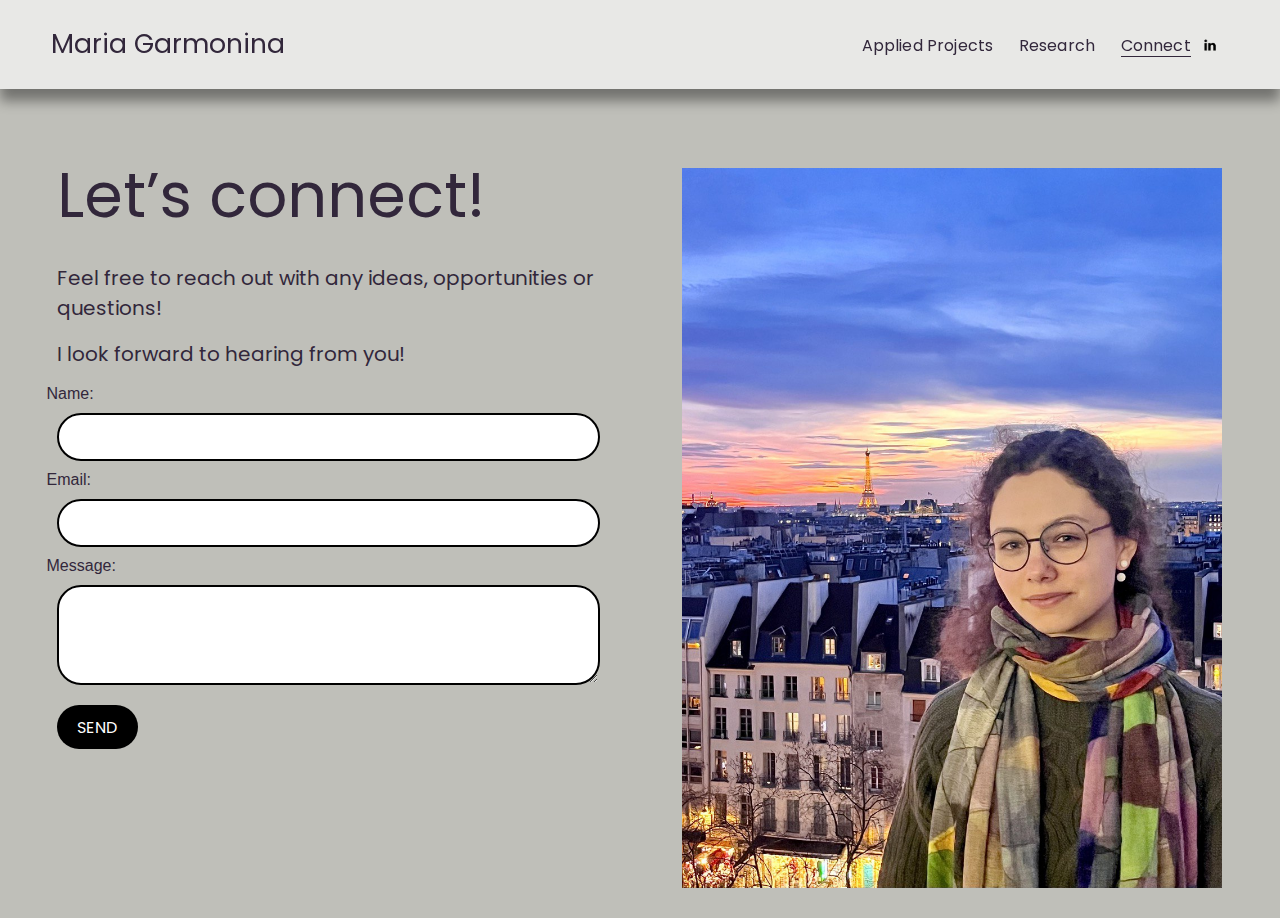
<file: connect.html>
<html lang="en-US" class="yui3-js-enabled wf-rocgrotesk-n4-active wf-rocgrotesk-n7-active wf-active js flexbox canvas canvastext webgl no-touch hashchange history draganddrop rgba hsla multiplebgs backgroundsize borderimage borderradius boxshadow textshadow opacity cssanimations csscolumns cssgradients cssreflections csstransforms no-csstransforms3d csstransitions video audio svg inlinesvg svgclippaths" style="--header-fixed-top-offset: 85.828125px;"><head>
  <meta http-equiv="X-UA-Compatible" content="IE=edge,chrome=1">
  <meta name="viewport" content="width=device-width, initial-scale=1">
  <meta charset="utf-8">
  <title>Connect — Maria Garmonina</title>
  <link rel="icon" type="image/x-icon" href="assets/icon.ico">
  <link rel="canonical" href="/connect">
  <meta property="og:site_name" content="Maria Garmonina">
  <meta property="og:title" content="Connect — Maria Garmonina">
  <meta property="og:url" content="/connect">
  <meta property="og:type" content="website">
  <meta itemprop="name" content="Connect — Maria Garmonina">
  <meta itemprop="url" content="/connect">
  <meta name="twitter:title" content="Connect — Maria Garmonina">
  <meta name="twitter:url" content="/connect">
  <meta name="twitter:card" content="summary">
  <meta name="description" content="">
  <link rel="preconnect" href="assets">
  <link rel="stylesheet" type="text/css" href="assets/css/site.css">
  <link rel="stylesheet" type="text/css" href="assets/css/static.css">
  <style type="text/css">
  @font-face {
      font-family: roc-grotesk;
      src: url('assets/fonts/PoppinsLatin-Regular.ttf') format('truetype');
      font-weight: 400;
      font-style: normal;
      font-stretch: normal;
      font-display: auto;
  }
  @font-face {
      font-family: roc-grotesk;
      src: url('assets/fonts/PoppinsLatin-SemiBold.ttf') format('truetype');
      font-weight: 700;
      font-style: normal;
      font-stretch: normal;
      font-display: auto;
  }
  .custom-paragraph {
      margin: 10px;
      font-family: roc-grotesk;
      font-size: 20px;
      font-weight: 400;
      line-height: 1.5;
  }
  body, html, .container, .content-section {
      width: 100% !important;
      margin: 0;
      padding: 0;
  }
  .container {
      display: flex;
      flex-direction: column;
      max-width: 100%;
      align-items: center;
      padding: 10px;
  }
  .content {
      display: flex;
      align-items: center;
      justify-content: center;
      width: 100%;
      max-width: 100%;
      margin-bottom: 20px;
  }
  .content-text {
      flex: 1;
      padding-right: 20px;
  }
  .content-image {
      flex: 1;
      display: flex;
      align-items: flex-start;
      justify-content: center;
      margin-top: 20px;
  }
  .content-image img {
      max-height: 80vh;
      max-width: 90%;
      margin-top: 20px;
  }
  .form-item input, .form-item textarea {
      border-radius: 24px;
      padding: 10px 20px;
      font-family: roc-grotesk;
      font-size: 16px;
      border: 2px solid #000;
      margin-top: 10px;
      margin-bottom: 10px;
      width: 90%;
  }
  .form-submit-button {
      font-family: roc-grotesk;
      font-size: 16px;
      padding: 10px 20px;
      border-radius: 24px;
      background-color: #000;
      color: #fff;
      border: none;
      cursor: pointer;
  }
  .form-submit-button:hover {
      background-color: #333;
  }
  @media (max-width: 768px) {
      .content {
          flex-direction: column;
          align-items: center;
      }
      .content-image {
          margin-top: 20px;
          justify-content: center;
      }
      .content-image img {
          max-width: 90%;
          height: auto;
      }
  }
</style>
<script type="text/javascript" src="https://cdn.emailjs.com/dist/email.min.js"></script>
<script type="text/javascript">
      (function(){
          emailjs.init("pei8620PhQQIBwVcg");
      })();
</script>
</head>
<body id="collection-6658f71bdafef7079be6dee2" class="primary-button-style-solid primary-button-shape-pill secondary-button-style-outline secondary-button-shape-pill tertiary-button-style-outline tertiary-button-shape-underline form-use-theme-colors form-field-style-outline form-field-shape-pill form-field-border-all form-field-checkbox-type-icon form-field-checkbox-fill-outline form-field-checkbox-color-inverted form-field-checkbox-shape-rounded form-field-checkbox-layout-fit form-field-radio-type-icon form-field-radio-fill-outline form-field-radio-color-inverted form-field-radio-shape-rounded form-field-radio-layout-fit form-field-survey-fill-outline form-field-survey-color-inverted form-field-survey-shape-rounded form-field-hover-focus-outline form-submit-button-style-label header-overlay-alignment-center header-width-inset tweak-transparent-header tweak-fixed-header tweak-fixed-header-style-basic tweak-blog-alternating-side-by-side-width-full tweak-blog-alternating-side-by-side-image-aspect-ratio-11-square tweak-blog-alternating-side-by-side-text-alignment-left tweak-blog-alternating-side-by-side-read-more-style-show tweak-blog-alternating-side-by-side-image-text-alignment-middle tweak-blog-alternating-side-by-side-delimiter-bullet tweak-blog-alternating-side-by-side-meta-position-top tweak-blog-alternating-side-by-side-primary-meta-categories tweak-blog-alternating-side-by-side-secondary-meta-date tweak-blog-basic-grid-width-inset tweak-blog-basic-grid-image-aspect-ratio-32-standard tweak-blog-basic-grid-text-alignment-center tweak-blog-basic-grid-delimiter-bullet tweak-blog-basic-grid-image-placement-above tweak-blog-basic-grid-read-more-style-show tweak-blog-basic-grid-primary-meta-categories tweak-blog-basic-grid-secondary-meta-date tweak-blog-basic-grid-excerpt-show tweak-blog-item-width-medium tweak-blog-item-text-alignment-left tweak-blog-item-meta-position-above-title tweak-blog-item-show-categories tweak-blog-item-show-date tweak-blog-item-delimiter-bullet tweak-blog-masonry-width-full tweak-blog-masonry-text-alignment-left tweak-blog-masonry-primary-meta-categories tweak-blog-masonry-secondary-meta-date tweak-blog-masonry-meta-position-top tweak-blog-masonry-read-more-style-show tweak-blog-masonry-delimiter-space tweak-blog-masonry-image-placement-above tweak-blog-masonry-excerpt-show tweak-blog-side-by-side-width-full tweak-blog-side-by-side-image-placement-left tweak-blog-side-by-side-image-aspect-ratio-11-square tweak-blog-side-by-side-primary-meta-categories tweak-blog-side-by-side-secondary-meta-date tweak-blog-side-by-side-meta-position-top tweak-blog-side-by-side-text-alignment-left tweak-blog-side-by-side-image-text-alignment-middle tweak-blog-side-by-side-read-more-style-show tweak-blog-side-by-side-delimiter-bullet tweak-blog-side-by-side-excerpt-show tweak-blog-single-column-width-full tweak-blog-single-column-text-alignment-left tweak-blog-single-column-image-placement-above tweak-blog-single-column-delimiter-bullet tweak-blog-single-column-read-more-style-show tweak-blog-single-column-primary-meta-categories tweak-blog-single-column-secondary-meta-date tweak-blog-single-column-meta-position-top tweak-blog-single-column-content-full-post tweak-events-stacked-width-full tweak-events-stacked-height-large tweak-events-stacked-show-thumbnails tweak-events-stacked-thumbnail-size-32-standard tweak-events-stacked-date-style-with-text tweak-events-stacked-show-time tweak-events-stacked-show-location tweak-events-stacked-show-excerpt tweak-global-animations-complexity-level-detailed tweak-global-animations-animation-style-fade tweak-global-animations-animation-type-none tweak-global-animations-animation-curve-ease tweak-portfolio-grid-basic-width-full tweak-portfolio-grid-basic-height-large tweak-portfolio-grid-basic-image-aspect-ratio-11-square tweak-portfolio-grid-basic-text-alignment-left tweak-portfolio-grid-basic-hover-effect-fade tweak-portfolio-grid-overlay-width-full tweak-portfolio-grid-overlay-height-large tweak-portfolio-grid-overlay-image-aspect-ratio-11-square tweak-portfolio-grid-overlay-text-placement-center tweak-portfolio-grid-overlay-show-text-after-hover tweak-portfolio-index-background-link-format-stacked tweak-portfolio-index-background-width-full tweak-portfolio-index-background-height-large tweak-portfolio-index-background-vertical-alignment-middle tweak-portfolio-index-background-horizontal-alignment-center tweak-portfolio-index-background-delimiter-none tweak-portfolio-index-background-animation-type-fade tweak-portfolio-index-background-animation-duration-medium tweak-portfolio-hover-follow-layout-inline tweak-portfolio-hover-follow-delimiter-bullet tweak-portfolio-hover-follow-animation-type-fade tweak-portfolio-hover-follow-animation-duration-fast tweak-portfolio-hover-static-layout-inline tweak-portfolio-hover-static-front tweak-portfolio-hover-static-delimiter-hyphen tweak-portfolio-hover-static-animation-type-fade tweak-portfolio-hover-static-animation-duration-fast tweak-product-basic-item-product-variant-display-dropdown tweak-product-basic-item-product-subscription-display-radio tweak-product-basic-item-product-subscription-border-shape-square tweak-product-basic-item-width-full tweak-product-basic-item-gallery-aspect-ratio-34-three-four-vertical tweak-product-basic-item-text-alignment-left tweak-product-basic-item-navigation-breadcrumbs tweak-product-basic-item-description-position-below-price tweak-product-basic-item-description-position-mobile-below-add-to-cart-button tweak-product-basic-item-content-alignment-center tweak-product-basic-item-gallery-design-slideshow tweak-product-basic-item-gallery-placement-left tweak-product-basic-item-thumbnail-placement-side tweak-product-basic-item-click-action-none tweak-product-basic-item-hover-action-none tweak-products-width-full tweak-products-image-aspect-ratio-11-square tweak-products-text-alignment-left tweak-products-price-show tweak-products-nested-category-type-top tweak-products-header-text-alignment-middle tweak-products-breadcrumbs image-block-poster-text-alignment-left image-block-card-content-position-center image-block-card-text-alignment-left image-block-overlap-content-position-center image-block-overlap-text-alignment-left image-block-collage-content-position-center image-block-collage-text-alignment-left image-block-stack-text-alignment-left hide-opentable-icons opentable-style-dark tweak-product-quick-view-button-style-floating tweak-product-quick-view-button-position-bottom tweak-product-quick-view-lightbox-excerpt-display-truncate tweak-product-quick-view-lightbox-show-arrows tweak-product-quick-view-lightbox-show-close-button tweak-product-quick-view-lightbox-controls-weight-light native-currency-code-us

d collection-layout-default collection-6658f71bdafef7079be6dee2 view-list mobile-style-available sqs-seven-one show-pdp-subs-otp pdp_subs_otp_buttons_enabled seven-one-global-animations" tabindex="-1" data-animation-state="booted">

<header data-test="header" id="header" class="header theme-col--primary" data-section-theme="" data-controller="Header" data-current-styles="{
&quot;layout&quot;: &quot;navRight&quot;,
&quot;action&quot;: {
&quot;buttonText&quot;: &quot;Get Started&quot;,
&quot;newWindow&quot;: false
},
&quot;showSocial&quot;: true,
&quot;socialOptions&quot;: {
&quot;socialBorderShape&quot;: &quot;none&quot;,
&quot;socialBorderStyle&quot;: &quot;outline&quot;,
&quot;socialBorderThickness&quot;: {
&quot;unit&quot;: &quot;px&quot;,
&quot;value&quot;: 1.0
}
},
&quot;menuOverlayAnimation&quot;: &quot;fade&quot;,
&quot;cartStyle&quot;: &quot;text&quot;,
&quot;cartText&quot;: &quot;Cart&quot;,
&quot;showEmptyCartState&quot;: false,
&quot;cartOptions&quot;: {
&quot;iconType&quot;: &quot;stroke-9&quot;,
&quot;cartBorderShape&quot;: &quot;none&quot;,
&quot;cartBorderStyle&quot;: &quot;outline&quot;,
&quot;cartBorderThickness&quot;: {
&quot;unit&quot;: &quot;px&quot;,
&quot;value&quot;: 1.0
}
},
&quot;showButton&quot;: false,
&quot;showCart&quot;: false,
&quot;showAccountLogin&quot;: false,
&quot;headerStyle&quot;: &quot;dynamic&quot;,
&quot;languagePicker&quot;: {
&quot;enabled&quot;: false,
&quot;iconEnabled&quot;: false,
&quot;iconType&quot;: &quot;globe&quot;,
&quot;flagShape&quot;: &quot;shiny&quot;,
&quot;languageFlags&quot;: [ ]
},
&quot;mobileOptions&quot;: {
&quot;layout&quot;: &quot;logoLeftNavRight&quot;,
&quot;menuIcon&quot;: &quot;doubleLineHamburger&quot;,
&quot;menuIconOptions&quot;: {
&quot;style&quot;: &quot;doubleLineHamburger&quot;,
&quot;thickness&quot;: {
&quot;unit&quot;: &quot;px&quot;,
&quot;value&quot;: 1.0
}
}
},
&quot;dynamicOptions&quot;: {
&quot;border&quot;: {
&quot;enabled&quot;: false,
&quot;position&quot;: &quot;allSides&quot;,
&quot;thickness&quot;: {
&quot;unit&quot;: &quot;px&quot;,
&quot;value&quot;: 4.0
}
}
},
&quot;solidOptions&quot;: {
&quot;headerOpacity&quot;: {
&quot;unit&quot;: &quot;%&quot;,
&quot;value&quot;: 100.0
},
&quot;border&quot;: {
&quot;enabled&quot;: false,
&quot;position&quot;: &quot;allSides&quot;,
&quot;thickness&quot;: {
&quot;unit&quot;: &quot;px&quot;,
&quot;value&quot;: 4.0
}
},
&quot;dropShadow&quot;: {
&quot;enabled&quot;: false,
&quot;blur&quot;: {
&quot;unit&quot;: &quot;px&quot;,
&quot;value&quot;: 30.0
},
&quot;spread&quot;: {
&quot;unit&quot;: &quot;px&quot;,
&quot;value&quot;: 0.0
},
&quot;distance&quot;: {
&quot;unit&quot;: &quot;px&quot;,
&quot;value&quot;: 0.0
}
},
&quot;blurBackground&quot;: {
&quot;enabled&quot;: false,
&quot;blurRadius&quot;: {
&quot;unit&quot;: &quot;px&quot;,
&quot;value&quot;: 12.0
}
}
},
&quot;gradientOptions&quot;: {
&quot;gradientType&quot;: &quot;faded&quot;,
&quot;headerOpacity&quot;: {
&quot;unit&quot;: &quot;%&quot;,
&quot;value&quot;: 90.0
},
&quot;border&quot;: {
&quot;enabled&quot;: false,
&quot;position&quot;: &quot;allSides&quot;,
&quot;thickness&quot;: {
&quot;unit&quot;: &quot;px&quot;,
&quot;value&quot;: 4.0
}
},
&quot;dropShadow&quot;: {
&quot;enabled&quot;: false,
&quot;blur&quot;: {
&quot;unit&quot;: &quot;px&quot;,
&quot;value&quot;: 30.0
},
&quot;spread&quot;: {
&quot;unit&quot;: &quot;px&quot;,
&quot;value&quot;: 0.0
},
&quot;distance&quot;: {
&quot;unit&quot;: &quot;px&quot;,
&quot;value&quot;: 0.0
}
},
&quot;blurBackground&quot;: {
&quot;enabled&quot;: false,
&quot;blurRadius&quot;: {
&quot;unit&quot;: &quot;px&quot;,
&quot;value&quot;: 12.0
}
}
},
&quot;dropShadowOptions&quot;: {
&quot;enabled&quot;: true,
&quot;blur&quot;: {
&quot;unit&quot;: &quot;px&quot;,
&quot;value&quot;: 12.0
},
&quot;spread&quot;: {
&quot;unit&quot;: &quot;px&quot;,
&quot;value&quot;: 0.0
},
&quot;distance&quot;: {
&quot;unit&quot;: &quot;px&quot;,
&quot;value&quot;: 12.0
}
},
&quot;borderOptions&quot;: {
&quot;enabled&quot;: false,
&quot;position&quot;: &quot;allSides&quot;,
&quot;thickness&quot;: {
&quot;unit&quot;: &quot;px&quot;,
&quot;value&quot;: 4.0
}
},
&quot;showPromotedElement&quot;: false,
&quot;buttonVariant&quot;: &quot;primary&quot;,
&quot;blurBackground&quot;: {
&quot;enabled&quot;: false,
&quot;blurRadius&quot;: {
&quot;unit&quot;: &quot;px&quot;,
&quot;value&quot;: 12.0
}
},
&quot;headerOpacity&quot;: {
&quot;unit&quot;: &quot;%&quot;,
&quot;value&quot;: 100.0
}
}" data-section-id="header" data-header-style="dynamic" data-language-picker="{
&quot;enabled&quot;: false,
&quot;iconEnabled&quot;: false,
&quot;iconType&quot;: &quot;globe&quot;,
&quot;flagShape&quot;: &quot;shiny&quot;,
&quot;languageFlags&quot;: [ ]
}" data-first-focusable-element="" tabindex="-1" style="

" data-controllers-bound="Header,Header">
<div class="sqs-announcement-bar-dropzone"></div>

<div class="header-announcement-bar-wrapper">
  
<style>
    @supports (-webkit-backdrop-filter: none) or (backdrop-filter: none) {
        .header-blur-background {
            
            
        }
    }
</style>

  <div class="header-border" data-header-style="dynamic" data-header-usability-enabled="true" data-header-border="false" data-test="header-border" style="







border-width: 0px !important;
"></div>
<div class="header-dropshadow" data-header-style="dynamic" data-header-usability-enabled="true" data-header-dropshadow="true" data-test="header-dropshadow" style="


box-shadow: 0px 12px 12px 0px;
"></div>


  <div class="header-inner container--fluid
    
    
    
     header-mobile-layout-logo-left-nav-right
    
    
    
    
    
    
     header-layout-nav-right
    
    
    
    
    
    
    
    
    " style="







padding: 0;
" data-test="header-inner">
<!-- Background -->
<div class="header-background theme-bg--primary"></div>


    <div class="header-display-desktop" data-content-field="site-title">
      

      

      

      

      

      
      
        
        <!-- Social -->
        
          
        
      
        
        <!-- Title and nav wrapper -->
        <div class="header-title-nav-wrapper">
          

          

          
            
            <!-- Title -->
            
              <div class="
                  header-title
                  
                " data-animation-role="header-element">
                
                  <div class="header-title-text">
                    <a id="site-title" href="index.html" data-animation-role="header-element">Maria Garmonina</a>
                  </div>
                
                
              </div>
            
          
            
            <!-- Nav -->
            <div class="header-nav">
              <div class="header-nav-wrapper">
                <nav class="header-nav-list">
                  



<div class="header-nav-item header-nav-item--collection">
  <a href="applied_projects.html" data-animation-role="header-element">
    Applied Projects
  </a>
</div>






<div class="header-nav-item header-nav-item--collection">
  <a href="research.html" data-animation-role="header-element">
    Research
  </a>
</div>






<div class="header-nav-item header-nav-item--collection header-nav-item--active">
  <a href="connect.html" data-animation-role="header-element" aria-current="page">
    Connect
  </a>
</div>






                </nav>
              </div>
            </div>
          
          
        </div>
      
        
        <!-- Actions -->
        <div class="header-actions header-actions--right">
    <div class="header-actions-action header-actions-action--social">
        <a href="https://www.linkedin.com/in/maria-garmonina/?trk=opento_sprofile_topcard" target="_blank" aria-label="LinkedIn">
            <img class="header-icon" src="visuals/linkedin_icon.png" alt="LinkedIn">
        </a>
    </div>

    <div class="showOnMobile"></div>
    <div class="showOnDesktop"></div>
</div>

      
        
<style>
  .top-bun, 
  .patty, 
  .bottom-bun {
    height: 1px;
  }
</style>
<!-- Burger -->
<div class="header-burger
menu-overlay-has-visible-non-navigation-items

" data-animation-role="header-element">
<button class="header-burger-btn burger" data-test="header-burger">
<span class="js-header-burger-open-title visually-hidden">Open Menu</span>
<span hidden="" class="js-header-burger-close-title visually-hidden">Close Menu</span>
<div class="burger-box">
<div class="burger-inner header-menu-icon-doubleLineHamburger">
<div class="top-bun"></div>
<div class="patty"></div>
<div class="bottom-bun"></div>
</div>
</div>
</button>

</div>

    </div>
    <div class="header-display-mobile" data-content-field="site-title">
      
        
        <!-- Social -->
        
          
        
      
        
        <!-- Title and nav wrapper -->
        <div class="header-title-nav-wrapper">
          

          

          
            
            <!-- Title -->
            
              <div class="
                  header-title
                  
                " data-animation-role="header-element">
                
                  <div class="header-title-text">
                    <a id="site-title" href="index.html" data-animation-role="header-element">Maria Garmonina</a>
                  </div>
                
                
              </div>
            
          
            
            <!-- Nav -->
            <div class="header-nav">
              <div class="header-nav-wrapper">
                <nav class="header-nav-list">
                  



<div class="header-nav-item header-nav-item--collection">
  <a href="applied_projects.html" data-animation-role="header-element">
    Applied Projects
  </a>
</div>






<div class="header-nav-item header-nav-item--collection">
  <a href="research.html" data-animation-role="header-element">
    Research
  </a>
</div>






<div class="header-nav-item header-nav-item--collection header-nav-item--active">
  <a href="connect.html" data-animation-role="header-element" aria-current="page">
    Connect
  </a>
</div>






                </nav>
              </div>
            </div>
          
          
        </div>
      
        
        <!-- Actions -->
        <div class="header-actions header-actions--right">
    <div class="header-actions-action header-actions-action--social">
        <a href="https://www.linkedin.com/in/maria-garmonina/?trk=opento_sprofile_topcard" target="_blank" aria-label="LinkedIn">
            <img class="header-icon" src="visuals/linkedin_icon.png" alt="LinkedIn">
        </a>
    </div>

    <div class="showOnMobile"></div>
    <div class="showOnDesktop"></div>
</div>

      
        

<!-- Burger -->
<div class="dropdown_list">
    <button class="dropdown_button">
        
    </button>
    <div id="courses_id" class="courses" style="display: block;">
        <li><a href="applied_projects.html">Applied Projects</a></li>
        <li><a href="research.html">Research</a></li>
        <li><a href="connect.html">Connect</a></li>
    </div>
</div>


      
      
      
      
      
    </div>
  </div>
</div>
<!-- (Mobile) Menu Navigation -->
<div class="header-menu header-menu--folder-list
  
  
  
  
  
  " data-section-theme="" data-current-styles="{
" layout":="" "navright",="" "action":="" {="" "buttontext":="" "get="" started",="" "newwindow":="" false="" },="" "showsocial":="" true,="" "socialoptions":="" "socialbordershape":="" "none",="" "socialborderstyle":="" "outline",="" "socialborderthickness":="" "unit":="" "px",="" "value":="" 1.0="" }="" "menuoverlayanimation":="" "fade",="" "cartstyle":="" "text",="" "carttext":="" "cart",="" "showemptycartstate":="" false,="" "cartoptions":="" "icontype":="" "stroke-9",="" "cartbordershape":="" "cartborderstyle":="" "cartborderthickness":="" "showbutton":="" "showcart":="" "showaccountlogin":="" "headerstyle":="" "dynamic",="" "languagepicker":="" "enabled":="" "iconenabled":="" "globe",="" "flagshape":="" "shiny",="" "languageflags":="" [="" ]="" "mobileoptions":="" "layout":="" "logoleftnavright",="" "menuicon":="" "doublelinehamburger",="" "menuiconoptions":="" "style":="" "thickness":="" "dynamicoptions":="" "border":="" "position":="" "allsides",="" 4.0="" "solidoptions":="" "headeropacity":="" "%",="" 100.0="" "dropshadow":="" "blur":="" 30.0="" "spread":="" 0.0="" "distance":="" "blurbackground":="" "blurradius":="" 12.0="" "gradientoptions":="" "gradienttype":="" "faded",="" 90.0="" "dropshadowoptions":="" "borderoptions":="" "showpromotedelement":="" "buttonvariant":="" "primary",="" }"="" data-section-id="overlay-nav" data-show-account-login="false" data-test="header-menu" style="padding-top: 85.8281px;">
<div class="header-menu-bg theme-bg--primary"></div>
<div class="header-menu-nav">
<nav class="header-menu-nav-list">


    <div data-folder="root" class="header-menu-nav-folder header-menu-nav-folder--active">
        <div class="header-menu-nav-folder-content">
          <!-- Menu Navigation -->
<div class="header-menu-nav-wrapper">

        <div class="container header-menu-nav-item header-menu-nav-item--collection">
          <a href="applied_projects.html">
            <div class="header-menu-nav-item-content">
              Applied Projects
            </div>
          </a>
        </div>
      
    
  

  
    
      
        <div class="container header-menu-nav-item header-menu-nav-item--collection">
          <a href="research.html">
            <div class="header-menu-nav-item-content">
              Research
            </div>
          </a>
        </div>
      
    
  

  
    
      
        <div class="container header-menu-nav-item header-menu-nav-item--collection header-menu-nav-item--active">
          <a href="connect.html" aria-current="page>
            <div class=" header-menu-nav-item-content"="">
              Connect
            </a></div><a href="connect.html" aria-current="page>
            <div class=" header-menu-nav-item-content"="">
          </a>
        </div>
      
    
  
</div>

        </div>
        
        <div class="header-actions header-actions--right">
    <div class="header-actions-action header-actions-action--social">
        <a href="https://www.linkedin.com/in/maria-garmonina/?trk=opento_sprofile_topcard" target="_blank" aria-label="LinkedIn">
            <img class="header-icon" src="visuals/linkedin_icon.png" alt="LinkedIn">
        </a>
    </div>
</div>
        
        
        
      </nav></div>
  </div>

  </header>

<main id="page" class="container" role="main">
<article class="sections" id="sections">
<section class="page-section full-bleed-section layout-engine-section background-width--full-bleed section-height--custom content-width--wide horizontal-alignment--center vertical-alignment--middle light" style="padding-top: 118.359px;">
<div class="content-wrapper" style="padding-top: calc(0vmax / 10); padding-bottom: calc(0vmax / 10);">
<div class="content" style="display: flex; align-items: flex-start;">
<div style="flex: 1;">
<div class="custom-paragraph">
<h2>Let’s connect!</h2>
<p>Feel free to reach out with any ideas, opportunities or questions!</p>
<p>I look forward to hearing from you!</p>
</div> <div></div>
<div class="form-wrapper">
      <form id="contact-form" class="emailjs-success">
          <div class="field-list">
              <fieldset class="form-item">
                  <label for="name">Name:</label>
                  <input type="text" id="name" name="name" required="">
              </fieldset>
              <fieldset class="form-item">
                  <label for="email">Email:</label>
                  <input type="email" id="email" name="email" required="">
              </fieldset>
              <fieldset class="form-item">
                  <label for="message">Message:</label>
                  <textarea id="message" name="message" required=""></textarea>
              </fieldset>
          </div>
          <div class="form-button-wrapper">
              <button type="submit" class="form-submit-button">SEND</button>
          </div>
      </form>
  </div>

</div>
<div class="content-image">
<img src="visuals/connect_pic.jpg" alt="Connect Image">
</div>
</div>
</div>
</section>
</article>
</main>
<footer class="sections" id="footer-sections"></footer>
<script src="assets/js/script1.js" defer=""></script>
  <script type="text/javascript">
      document.getElementById('contact-form').addEventListener('submit', function(event) {
          event.preventDefault();
          emailjs.sendForm('service_5o6tlry', 'template_jq0fhfo', this)
              .then(function() {
                  alert('Thank you! Your message has been sent.');
              }, function(error) {
                  alert('Sorry, something went wrong. Please try again later.');
              });
      });
</script>
</body></html>
</file>
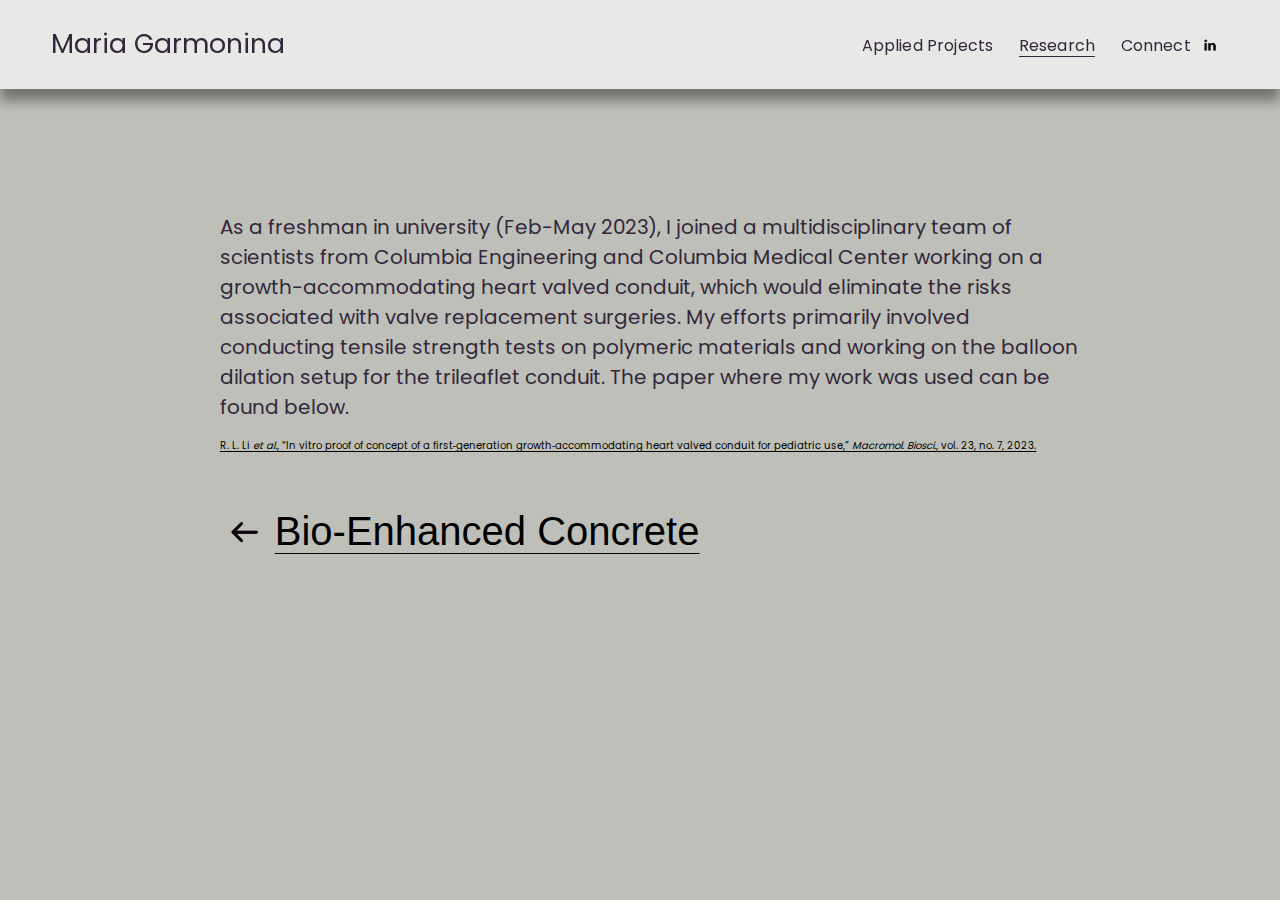
<file: heart_prosthesis.html>
<html lang="en-US" class="yui3-js-enabled wf-rocgrotesk-n4-active wf-rocgrotesk-n7-active wf-active js flexbox canvas canvastext webgl no-touch hashchange history draganddrop rgba hsla multiplebgs backgroundsize borderimage borderradius boxshadow textshadow opacity cssanimations csscolumns cssgradients cssreflections csstransforms no-csstransforms3d csstransitions video audio svg inlinesvg svgclippaths" style="--header-fixed-top-offset: 85.828125px;"><head>
    <meta http-equiv="X-UA-Compatible" content="IE=edge,chrome=1">
    <meta name="viewport" content="width=device-width, initial-scale=1">
    <meta charset="utf-8">
    <title>Heart Valve Prosthesis — Maria Garmonina</title>
    <link rel="icon" type="image/x-icon" href="assets/icon.ico">
    <link rel="canonical" href="/heart_prosthesis">
    <meta property="og:site_name" content="Maria Garmonina">
    <meta property="og:title" content="Heart Valve Prosthesis — Maria Garmonina">
    <meta property="og:url" content="/heart_prosthesis">
    <meta property="og:type" content="website">
    <meta itemprop="name" content="Heart Valve Prosthesis — Maria Garmonina">
    <meta itemprop="url" content="/heart_prosthesis">
    <meta name="twitter:title" content="Heart Valve Prosthesis — Maria Garmonina">
    <meta name="twitter:url" content="/heart_prosthesis">
    <meta name="twitter:card" content="summary">
    <meta name="description" content="">
    <link rel="preconnect" href="assets">
    <link rel="stylesheet" type="text/css" href="assets/css/site.css">
    <link rel="stylesheet" type="text/css" href="assets/css/static.css">
    <style type="text/css">
        @font-face { font-family: roc-grotesk; src: url('assets/fonts/PoppinsLatin-Regular.ttf') format('truetype'); font-weight: 400; font-style: normal; font-stretch: normal; font-display: auto; }
        @font-face { font-family: roc-grotesk; src: url('assets/fonts/PoppinsLatin-SemiBold.ttf') format('truetype'); font-weight: 700; font-style: normal; font-stretch: normal; font-display: auto; }
        .custom-paragraph {
            margin: 10 px;
            font-family: roc-grotesk;
            font-size: 20px;
            font-weight: 400;
            line-height: 1.5;
        }
	.custom-paragraph_small {
            margin: 10 px;
            font-family: roc-grotesk;
            font-size: 10px;
            font-weight: 400;
            line-height: 1.5;
        }
        body, html, .container, .content-section {
            width: 100% !important;
            margin: 0;
            padding: 0;
        }
        .container {
            display: flex;
            flex-direction: column;
            max-width: 100%;
            align-items: center;
            padding: 10px;
        }
        .content-section {
            display: flex;
            align-items: center;
            justify-content: center;
            width: 100%;
            max-width: 100%;
            margin-bottom: 20px;
        }
        .content-text {
            flex: 1;
            padding-right: 20px;
        }
        .content-image {
            flex: 1;
            margin-top: 20px;
        }
        .content-image img {
            max-width: 100%;
            height: auto;
            margin-top: 20px;
        }
        .download-buttons {
            margin-top: 20px;
        }
        .download-buttons a {
            font-family: roc-grotesk;
            font-size: 18px;
            margin-right: 20px;
            margin-left: 20px;
            color: #000;
            align-items: center;
        }
            .footer-arrow {
            display: flex;
            padding-left: 10px;
            justify-content: flex-start;
            align-items: center;
            margin-top: 20px;
            width: 100%;
            font-size: 40px;
        }
        .footer-arrow img {
            width: 40px;
            height: auto;
            margin-right: 10px;
        }
    </style>
</head>
<body id="collection-6658f71bdafef7079be6dee2" class="primary-button-style-solid primary-button-shape-pill secondary-button-style-outline secondary-button-shape-pill tertiary-button-style-outline tertiary-button-shape-underline form-use-theme-colors form-field-style-outline form-field-shape-pill form-field-border-all form-field-checkbox-type-icon form-field-checkbox-fill-outline form-field-checkbox-color-inverted form-field-checkbox-shape-rounded form-field-checkbox-layout-fit form-field-radio-type-icon form-field-radio-fill-outline form-field-radio-color-inverted form-field-radio-shape-rounded form-field-radio-layout-fit form-field-survey-fill-outline form-field-survey-color-inverted form-field-survey-shape-rounded form-field-hover-focus-outline form-submit-button-style-label header-overlay-alignment-center header-width-inset tweak-transparent-header tweak-fixed-header tweak-fixed-header-style-basic tweak-blog-alternating-side-by-side-width-full tweak-blog-alternating-side-by-side-image-aspect-ratio-11-square tweak-blog-alternating-side-by-side-text-alignment-left tweak-blog-alternating-side-by-side-read-more-style-show tweak-blog-alternating-side-by-side-image-text-alignment-middle tweak-blog-alternating-side-by-side-delimiter-bullet tweak-blog-alternating-side-by-side-meta-position-top tweak-blog-alternating-side-by-side-primary-meta-categories tweak-blog-alternating-side-by-side-secondary-meta-date tweak-blog-basic-grid-width-inset tweak-blog-basic-grid-image-aspect-ratio-32-standard tweak-blog-basic-grid-text-alignment-center tweak-blog-basic-grid-delimiter-bullet tweak-blog-basic-grid-image-placement-above tweak-blog-basic-grid-read-more-style-show tweak-blog-basic-grid-primary-meta-categories tweak-blog-basic-grid-secondary-meta-date tweak-blog-basic-grid-excerpt-show tweak-blog-item-width-medium tweak-blog-item-text-alignment-left tweak-blog-item-meta-position-above-title tweak-blog-item-show-categories tweak-blog-item-show-date tweak-blog-item-delimiter-bullet tweak-blog-masonry-width-full tweak-blog-masonry-text-alignment-left tweak-blog-masonry-primary-meta-categories tweak-blog-masonry-secondary-meta-date tweak-blog-masonry-meta-position-top tweak-blog-masonry-read-more-style-show tweak-blog-masonry-delimiter-space tweak-blog-masonry-image-placement-above tweak-blog-masonry-excerpt-show tweak-blog-side-by-side-width-full tweak-blog-side-by-side-image-placement-left tweak-blog-side-by-side-image-aspect-ratio-11-square tweak-blog-side-by-side-primary-meta-categories tweak-blog-side-by-side-secondary-meta-date tweak-blog-side-by-side-meta-position-top tweak-blog-side-by-side-text-alignment-left tweak-blog-side-by-side-image-text-alignment-middle tweak-blog-side-by-side-read-more-style-show tweak-blog-side-by-side-delimiter-bullet tweak-blog-side-by-side-excerpt-show tweak-blog-single-column-width-full tweak-blog-single-column-text-alignment-left tweak-blog-single-column-image-placement-above tweak-blog-single-column-delimiter-bullet tweak-blog-single-column-read-more-style-show tweak-blog-single-column-primary-meta-categories tweak-blog-single-column-secondary-meta-date tweak-blog-single-column-meta-position-top tweak-blog-single-column-content-full-post tweak-events-stacked-width-full tweak-events-stacked-height-large tweak-events-stacked-show-thumbnails tweak-events-stacked-thumbnail-size-32-standard tweak-events-stacked-date-style-with-text tweak-events-stacked-show-time tweak-events-stacked-show-location tweak-events-stacked-show-excerpt tweak-global-animations-complexity-level-detailed tweak-global-animations-animation-style-fade tweak-global-animations-animation-type-none tweak-global-animations-animation-curve-ease tweak-portfolio-grid-basic-width-full tweak-portfolio-grid-basic-height-large tweak-portfolio-grid-basic-image-aspect-ratio-11-square tweak-portfolio-grid-basic-text-alignment-left tweak-portfolio-grid-basic-hover-effect-fade tweak-portfolio-grid-overlay-width-full tweak-portfolio-grid-overlay-height-large tweak-portfolio-grid-overlay-image-aspect-ratio-11-square tweak-portfolio-grid-overlay-text-placement-center tweak-portfolio-grid-overlay-show-text-after-hover tweak-portfolio-index-background-link-format-stacked tweak-portfolio-index-background-width-full tweak-portfolio-index-background-height-large tweak-portfolio-index-background-vertical-alignment-middle tweak-portfolio-index-background-horizontal-alignment-center tweak-portfolio-index-background-delimiter-none tweak-portfolio-index-background-animation-type-fade tweak-portfolio-index-background-animation-duration-medium tweak-portfolio-hover-follow-layout-inline tweak-portfolio-hover-follow-delimiter-bullet tweak-portfolio-hover-follow-animation-type-fade tweak-portfolio-hover-follow-animation-duration-fast tweak-portfolio-hover-static-layout-inline tweak-portfolio-hover-static-front tweak-portfolio-hover-static-delimiter-hyphen tweak-portfolio-hover-static-animation-type-fade tweak-portfolio-hover-static-animation-duration-fast tweak-product-basic-item-product-variant-display-dropdown tweak-product-basic-item-product-subscription-display-radio tweak-product-basic-item-product-subscription-border-shape-square tweak-product-basic-item-width-full tweak-product-basic-item-gallery-aspect-ratio-34-three-four-vertical tweak-product-basic-item-text-alignment-left tweak-product-basic-item-navigation-breadcrumbs tweak-product-basic-item-description-position-below-price tweak-product-basic-item-description-position-mobile-below-add-to-cart-button tweak-product-basic-item-content-alignment-center tweak-product-basic-item-gallery-design-slideshow tweak-product-basic-item-gallery-placement-left tweak-product-basic-item-thumbnail-placement-side tweak-product-basic-item-click-action-none tweak-product-basic-item-hover-action-none tweak-products-width-full tweak-products-image-aspect-ratio-11-square tweak-products-text-alignment-left tweak-products-price-show tweak-products-nested-category-type-top tweak-products-header-text-alignment-middle tweak-products-breadcrumbs image-block-poster-text-alignment-left image-block-card-content-position-center image-block-card-text-alignment-left image-block-overlap-content-position-center image-block-overlap-text-alignment-left image-block-collage-content-position-center image-block-collage-text-alignment-left image-block-stack-text-alignment-left hide-opentable-icons opentable-style-dark tweak-product-quick-view-button-style-floating tweak-product-quick-view-button-position-bottom tweak-product-quick-view-lightbox-excerpt-display-truncate tweak-product-quick-view-lightbox-show-arrows tweak-product-quick-view-lightbox-show-close-button tweak-product-quick-view-lightbox-controls-weight-light native-currency-code-us

d collection-layout-default collection-6658f71bdafef7079be6dee2 view-list mobile-style-available sqs-seven-one show-pdp-subs-otp pdp_subs_otp_buttons_enabled seven-one-global-animations" tabindex="-1" data-animation-state="booted">

<header data-test="header" id="header" class="header theme-col--primary" data-section-theme="" data-controller="Header" data-current-styles="{
&quot;layout&quot;: &quot;navRight&quot;,
&quot;action&quot;: {
&quot;buttonText&quot;: &quot;Get Started&quot;,
&quot;newWindow&quot;: false
},
&quot;showSocial&quot;: true,
&quot;socialOptions&quot;: {
&quot;socialBorderShape&quot;: &quot;none&quot;,
&quot;socialBorderStyle&quot;: &quot;outline&quot;,
&quot;socialBorderThickness&quot;: {
&quot;unit&quot;: &quot;px&quot;,
&quot;value&quot;: 1.0
}
},
&quot;menuOverlayAnimation&quot;: &quot;fade&quot;,
&quot;cartStyle&quot;: &quot;text&quot;,
&quot;cartText&quot;: &quot;Cart&quot;,
&quot;showEmptyCartState&quot;: false,
&quot;cartOptions&quot;: {
&quot;iconType&quot;: &quot;stroke-9&quot;,
&quot;cartBorderShape&quot;: &quot;none&quot;,
&quot;cartBorderStyle&quot;: &quot;outline&quot;,
&quot;cartBorderThickness&quot;: {
&quot;unit&quot;: &quot;px&quot;,
&quot;value&quot;: 1.0
}
},
&quot;showButton&quot;: false,
&quot;showCart&quot;: false,
&quot;showAccountLogin&quot;: false,
&quot;headerStyle&quot;: &quot;dynamic&quot;,
&quot;languagePicker&quot;: {
&quot;enabled&quot;: false,
&quot;iconEnabled&quot;: false,
&quot;iconType&quot;: &quot;globe&quot;,
&quot;flagShape&quot;: &quot;shiny&quot;,
&quot;languageFlags&quot;: [ ]
},
&quot;mobileOptions&quot;: {
&quot;layout&quot;: &quot;logoLeftNavRight&quot;,
&quot;menuIcon&quot;: &quot;doubleLineHamburger&quot;,
&quot;menuIconOptions&quot;: {
&quot;style&quot;: &quot;doubleLineHamburger&quot;,
&quot;thickness&quot;: {
&quot;unit&quot;: &quot;px&quot;,
&quot;value&quot;: 1.0
}
}
},
&quot;dynamicOptions&quot;: {
&quot;border&quot;: {
&quot;enabled&quot;: false,
&quot;position&quot;: &quot;allSides&quot;,
&quot;thickness&quot;: {
&quot;unit&quot;: &quot;px&quot;,
&quot;value&quot;: 4.0
}
}
},
&quot;solidOptions&quot;: {
&quot;headerOpacity&quot;: {
&quot;unit&quot;: &quot;%&quot;,
&quot;value&quot;: 100.0
},
&quot;border&quot;: {
&quot;enabled&quot;: false,
&quot;position&quot;: &quot;allSides&quot;,
&quot;thickness&quot;: {
&quot;unit&quot;: &quot;px&quot;,
&quot;value&quot;: 4.0
}
},
&quot;dropShadow&quot;: {
&quot;enabled&quot;: false,
&quot;blur&quot;: {
&quot;unit&quot;: &quot;px&quot;,
&quot;value&quot;: 30.0
},
&quot;spread&quot;: {
&quot;unit&quot;: &quot;px&quot;,
&quot;value&quot;: 0.0
},
&quot;distance&quot;: {
&quot;unit&quot;: &quot;px&quot;,
&quot;value&quot;: 0.0
}
},
&quot;blurBackground&quot;: {
&quot;enabled&quot;: false,
&quot;blurRadius&quot;: {
&quot;unit&quot;: &quot;px&quot;,
&quot;value&quot;: 12.0
}
}
},
&quot;gradientOptions&quot;: {
&quot;gradientType&quot;: &quot;faded&quot;,
&quot;headerOpacity&quot;: {
&quot;unit&quot;: &quot;%&quot;,
&quot;value&quot;: 90.0
},
&quot;border&quot;: {
&quot;enabled&quot;: false,
&quot;position&quot;: &quot;allSides&quot;,
&quot;thickness&quot;: {
&quot;unit&quot;: &quot;px&quot;,
&quot;value&quot;: 4.0
}
},
&quot;dropShadow&quot;: {
&quot;enabled&quot;: false,
&quot;blur&quot;: {
&quot;unit&quot;: &quot;px&quot;,
&quot;value&quot;: 30.0
},
&quot;spread&quot;: {
&quot;unit&quot;: &quot;px&quot;,
&quot;value&quot;: 0.0
},
&quot;distance&quot;: {
&quot;unit&quot;: &quot;px&quot;,
&quot;value&quot;: 0.0
}
},
&quot;blurBackground&quot;: {
&quot;enabled&quot;: false,
&quot;blurRadius&quot;: {
&quot;unit&quot;: &quot;px&quot;,
&quot;value&quot;: 12.0
}
}
},
&quot;dropShadowOptions&quot;: {
&quot;enabled&quot;: true,
&quot;blur&quot;: {
&quot;unit&quot;: &quot;px&quot;,
&quot;value&quot;: 12.0
},
&quot;spread&quot;: {
&quot;unit&quot;: &quot;px&quot;,
&quot;value&quot;: 0.0
},
&quot;distance&quot;: {
&quot;unit&quot;: &quot;px&quot;,
&quot;value&quot;: 12.0
}
},
&quot;borderOptions&quot;: {
&quot;enabled&quot;: false,
&quot;position&quot;: &quot;allSides&quot;,
&quot;thickness&quot;: {
&quot;unit&quot;: &quot;px&quot;,
&quot;value&quot;: 4.0
}
},
&quot;showPromotedElement&quot;: false,
&quot;buttonVariant&quot;: &quot;primary&quot;,
&quot;blurBackground&quot;: {
&quot;enabled&quot;: false,
&quot;blurRadius&quot;: {
&quot;unit&quot;: &quot;px&quot;,
&quot;value&quot;: 12.0
}
},
&quot;headerOpacity&quot;: {
&quot;unit&quot;: &quot;%&quot;,
&quot;value&quot;: 100.0
}
}" data-section-id="header" data-header-style="dynamic" data-language-picker="{
&quot;enabled&quot;: false,
&quot;iconEnabled&quot;: false,
&quot;iconType&quot;: &quot;globe&quot;,
&quot;flagShape&quot;: &quot;shiny&quot;,
&quot;languageFlags&quot;: [ ]
}" data-first-focusable-element="" tabindex="-1" style="

" data-controllers-bound="Header,Header">
<div class="sqs-announcement-bar-dropzone"></div>

<div class="header-announcement-bar-wrapper">
  
<style>
    @supports (-webkit-backdrop-filter: none) or (backdrop-filter: none) {
        .header-blur-background {
            
            
        }
    }
</style>

  <div class="header-border" data-header-style="dynamic" data-header-usability-enabled="true" data-header-border="false" data-test="header-border" style="







border-width: 0px !important;
"></div>
<div class="header-dropshadow" data-header-style="dynamic" data-header-usability-enabled="true" data-header-dropshadow="true" data-test="header-dropshadow" style="


box-shadow: 0px 12px 12px 0px;
"></div>


  <div class="header-inner container--fluid
    
    
    
     header-mobile-layout-logo-left-nav-right
    
    
    
    
    
    
     header-layout-nav-right
    
    
    
    
    
    
    
    
    " style="







padding: 0;
" data-test="header-inner">
<!-- Background -->
<div class="header-background theme-bg--primary"></div>


    <div class="header-display-desktop" data-content-field="site-title">
      

      

      

      

      

      
      
        
        <!-- Social -->
        
          
        
      
        
        <!-- Title and nav wrapper -->
        <div class="header-title-nav-wrapper">
          

          

          
            
            <!-- Title -->
            
              <div class="
                  header-title
                  
                " data-animation-role="header-element">
                
                  <div class="header-title-text">
                    <a id="site-title" href="index.html" data-animation-role="header-element">Maria Garmonina</a>
                  </div>
                
                
              </div>
            
          
            
            <!-- Nav -->
            <div class="header-nav">
              <div class="header-nav-wrapper">
                <nav class="header-nav-list">
                  



<div class="header-nav-item header-nav-item--collection">
  <a href="applied_projects.html" data-animation-role="header-element">
    Applied Projects
  </a>
</div>






<div class="header-nav-item header-nav-item--collection header-nav-item--active">
  <a href="research.html" data-animation-role="header-element" aria-current="page">
    Research
  </a>
</div>






<div class="header-nav-item header-nav-item--collection">
  <a href="connect.html" data-animation-role="header-element">
    Connect
  </a>
</div>






                </nav>
              </div>
            </div>
          
          
        </div>
      
        
        <!-- Actions -->
        <div class="header-actions header-actions--right">
    <div class="header-actions-action header-actions-action--social">
        <a href="https://www.linkedin.com/in/maria-garmonina/?trk=opento_sprofile_topcard" target="_blank" aria-label="LinkedIn">
            <img class="header-icon" src="visuals/linkedin_icon.png" alt="LinkedIn">
        </a>
    </div>

    <div class="showOnMobile"></div>
    <div class="showOnDesktop"></div>
</div>

      
        
<style>
  .top-bun, 
  .patty, 
  .bottom-bun {
    height: 1px;
  }
</style>
<!-- Burger -->
<div class="header-burger
menu-overlay-has-visible-non-navigation-items

" data-animation-role="header-element">
<button class="header-burger-btn burger" data-test="header-burger">
<span class="js-header-burger-open-title visually-hidden">Open Menu</span>
<span hidden="" class="js-header-burger-close-title visually-hidden">Close Menu</span>
<div class="burger-box">
<div class="burger-inner header-menu-icon-doubleLineHamburger">
<div class="top-bun"></div>
<div class="patty"></div>
<div class="bottom-bun"></div>
</div>
</div>
</button>

</div>

    </div>
    <div class="header-display-mobile" data-content-field="site-title">
      
        
        <!-- Social -->
        
          
        
      
        
        <!-- Title and nav wrapper -->
        <div class="header-title-nav-wrapper">
          

          

          
            
            <!-- Title -->
            
              <div class="
                  header-title
                  
                " data-animation-role="header-element">
                
                  <div class="header-title-text">
                    <a id="site-title" href="index.html" data-animation-role="header-element">Maria Garmonina</a>
                  </div>
                
                
              </div>
            
          
            
            <!-- Nav -->
            <div class="header-nav">
              <div class="header-nav-wrapper">
                <nav class="header-nav-list">
                  



<div class="header-nav-item header-nav-item--collection">
  <a href="applied_projects.html" data-animation-role="header-element">
    Applied Projects
  </a>
</div>






<div class="header-nav-item header-nav-item--collection header-nav-item--active">
  <a href="research.html" data-animation-role="header-element" aria-current="page">
    Research
  </a>
</div>






<div class="header-nav-item header-nav-item--collection">
  <a href="connect.html" data-animation-role="header-element">
    Connect
  </a>
</div>






                </nav>
              </div>
            </div>
          
          
        </div>
      
        
        <!-- Actions -->
        <div class="header-actions header-actions--right">
    <div class="header-actions-action header-actions-action--social">
        <a href="https://www.linkedin.com/in/maria-garmonina/?trk=opento_sprofile_topcard" target="_blank" aria-label="LinkedIn">
            <img class="header-icon" src="visuals/linkedin_icon.png" alt="LinkedIn">
        </a>
    </div>

    <div class="showOnMobile"></div>
    <div class="showOnDesktop"></div>
</div>

      
        

<!-- Burger -->
<div class="dropdown_list">
    <button class="dropdown_button">
        
    </button>
    <div id="courses_id" class="courses" style="display: none;">
        <li><a href="applied_projects.html">Applied Projects</a></li>
        <li><a href="research.html">Research</a></li>
        <li><a href="connect.html">Connect</a></li>
    </div>
</div>


      
      
      
      
      
    </div>
  </div>
</div>
<!-- (Mobile) Menu Navigation -->
<div class="header-menu header-menu--folder-list
  
  
  
  
  
  " data-section-theme="" data-current-styles="{
" layout":="" "navright",="" "action":="" {="" "buttontext":="" "get="" started",="" "newwindow":="" false="" },="" "showsocial":="" true,="" "socialoptions":="" "socialbordershape":="" "none",="" "socialborderstyle":="" "outline",="" "socialborderthickness":="" "unit":="" "px",="" "value":="" 1.0="" }="" "menuoverlayanimation":="" "fade",="" "cartstyle":="" "text",="" "carttext":="" "cart",="" "showemptycartstate":="" false,="" "cartoptions":="" "icontype":="" "stroke-9",="" "cartbordershape":="" "cartborderstyle":="" "cartborderthickness":="" "showbutton":="" "showcart":="" "showaccountlogin":="" "headerstyle":="" "dynamic",="" "languagepicker":="" "enabled":="" "iconenabled":="" "globe",="" "flagshape":="" "shiny",="" "languageflags":="" [="" ]="" "mobileoptions":="" "layout":="" "logoleftnavright",="" "menuicon":="" "doublelinehamburger",="" "menuiconoptions":="" "style":="" "thickness":="" "dynamicoptions":="" "border":="" "position":="" "allsides",="" 4.0="" "solidoptions":="" "headeropacity":="" "%",="" 100.0="" "dropshadow":="" "blur":="" 30.0="" "spread":="" 0.0="" "distance":="" "blurbackground":="" "blurradius":="" 12.0="" "gradientoptions":="" "gradienttype":="" "faded",="" 90.0="" "dropshadowoptions":="" "borderoptions":="" "showpromotedelement":="" "buttonvariant":="" "primary",="" }"="" data-section-id="overlay-nav" data-show-account-login="false" data-test="header-menu" style="padding-top: 85.8281px;">
<div class="header-menu-bg theme-bg--primary"></div>
<div class="header-menu-nav">
<nav class="header-menu-nav-list">


    <div data-folder="root" class="header-menu-nav-folder header-menu-nav-folder--active">
        <div class="header-menu-nav-folder-content">
          <!-- Menu Navigation -->
<div class="header-menu-nav-wrapper">

        <div class="container header-menu-nav-item header-menu-nav-item--collection">
          <a href="applied_projects.html">
            <div class="header-menu-nav-item-content">
              Applied Projects
            </div>
          </a>
        </div>
      
    
  

  
    
      
        <div class="container header-menu-nav-item header-menu-nav-item--collection header-menu-nav-item--active">
          <a href="research.html" aria-current="page">
            <div class="header-menu-nav-item-content">
              Research
            </div>
          </a>
        </div>
      
    
  

  
    
      
        <div class="container header-menu-nav-item header-menu-nav-item--collection">
          <a href="connect.html">
            <div class="header-menu-nav-item-content">
              Connect
            </div>
          </a>
        </div>
      
    
  
</div>

        </div>
        
        <div class="header-actions header-actions--right">
    <div class="header-actions-action header-actions-action--social">
        <a href="https://www.linkedin.com/in/maria-garmonina/?trk=opento_sprofile_topcard" target="_blank" aria-label="LinkedIn">
            <img class="header-icon" src="visuals/linkedin_icon.png" alt="LinkedIn">
        </a>
    </div>
</div>
        
        
        
      </div></nav>
  </div>
</div>
  </header>

      <main id="page" class="container" role="main">
        <article class="sections" id="sections" data-page-sections="6658f71bdafef7079be6df67">
          <section data-test="page-section" data-section-theme="" class="page-section full-bleed-section layout-engine-section background-width--full-bleed section-height--custom content-width--wide horizontal-alignment--center vertical-alignment--middle" data-section-id="6658f71bdafef7079be6df6a" data-controller="SectionWrapperController" data-current-styles="{
&quot;imageOverlayOpacity&quot;: 0.15,
&quot;backgroundWidth&quot;: &quot;background-width--full-bleed&quot;,
&quot;sectionHeight&quot;: &quot;section-height--custom&quot;,
&quot;customSectionHeight&quot;: 10,
&quot;horizontalAlignment&quot;: &quot;horizontal-alignment--center&quot;,
&quot;verticalAlignment&quot;: &quot;vertical-alignment--middle&quot;,
&quot;contentWidth&quot;: &quot;content-width--wide&quot;,
&quot;customContentWidth&quot;: 50,
&quot;sectionTheme&quot;: &quot;&quot;,
&quot;sectionAnimation&quot;: &quot;none&quot;,
&quot;backgroundMode&quot;: &quot;image&quot;
}" data-current-context="{
&quot;video&quot;: {
&quot;playbackSpeed&quot;: 0.5,
&quot;filter&quot;: 1,
&quot;filterStrength&quot;: 0,
&quot;zoom&quot;: 0,
&quot;videoSourceProvider&quot;: &quot;none&quot;
},
&quot;backgroundImageId&quot;: null,
&quot;backgroundMediaEffect&quot;: null,
&quot;divider&quot;: null,
&quot;typeName&quot;: &quot;portfolio-grid-overlay&quot;
}" data-animation="none" data-fluid-engine-section="" style="min-height: 10vh; padding-top: 85.8281px;" data-controllers-bound="SectionWrapperController,SectionWrapperController" data-active="true">
            <div class="section-border">
              <div class="section-background"></div>
            </div>
            <div class="content-wrapper" style="padding-top: calc(10vmax / 10); padding-bottom: calc(10vmax / 10);">
              <div class="content">
                <div data-fluid-engine="true">
                  <style>
                    .fe-6658f71bdafef7079be6df69 {
                      --grid-gutter: calc(var(--sqs-mobile-site-gutter, 6vw) - 11.0px);
                      --cell-max-width: calc( ( var(--sqs-site-max-width, 1500px) - (11.0px * (8 - 1)) ) / 8 );
                      display: grid;
                      position: relative;
                      grid-area: 1/1/-1/-1;
                      grid-template-rows: repeat(13,minmax(24px, auto));
                      grid-template-columns: minmax(var(--grid-gutter), 1fr) repeat(8, minmax(0, var(--cell-max-width))) minmax(var(--grid-gutter), 1fr);
                      row-gap: 11.0px;
                      column-gap: 11.0px;
                    }
                    @media (min-width: 768px) {
                      .background-width--inset .fe-6658f71bdafef7079be6df69 {
                        --inset-padding: calc(var(--sqs-site-gutter) * 2);
                      }
                      .fe-6658f71bdafef7079be6df69 {
                        --grid-gutter: calc(var(--sqs-site-gutter, 4vw) - 11.0px);
                        --cell-max-width: calc( ( var(--sqs-site-max-width, 1500px) - (11.0px * (24 - 1)) ) / 24 );
                        --inset-padding: 0vw;
                        --row-height-scaling-factor: 0.0215;
                        --container-width: min(var(--sqs-site-max-width, 1500px), calc(100vw - var(--sqs-site-gutter, 4vw) * 2 - var(--inset-padding) ));
                        grid-template-rows: repeat(13,minmax(calc(var(--container-width) * var(--row-height-scaling-factor)),

 auto));
                        grid-template-columns: minmax(var(--grid-gutter), 1fr) repeat(24, minmax(0, var(--cell-max-width))) minmax(var(--grid-gutter), 1fr);
                      }
                    }
                    .fe-block-f75e6c7e357521bb000e {
                      grid-area: 2/2/13/10;
                      z-index: 0;
                      @media (max-width: 767px) {
                      }
                    }
                    .fe-block-f75e6c7e357521bb000e .sqs-block {
                      justify-content: center;
                    }
                    .fe-block-f75e6c7e357521bb000e .sqs-block-alignment-wrapper {
                      align-items: center;
                    }
                    @media (min-width: 768px) {
                      .fe-block-f75e6c7e357521bb000e {
                        grid-area: 3/5/14/23;
                        z-index: 0;
                      }
                      .fe-block-f75e6c7e357521bb000e .sqs-block {
                        justify-content: center;
                      }
                      .fe-block-f75e6c7e357521bb000e .sqs-block-alignment-wrapper {
                        align-items: center;
                      }
                    }
                  </style>
                  <div class="fluid-engine fe-6658f71bdafef7079be6df69">
                    <div class="fe-block fe-block-f75e6c7e357521bb000e" style="mix-blend-mode: normal;">
                      <div class="sqs-block html-block sqs-block-html" data-blend-mode="NORMAL" data-block-type="2" data-border-radii="{&quot;topLeft&quot;:{&quot;unit&quot;:&quot;px&quot;,&quot;value&quot;:0.0},&quot;topRight&quot;:{&quot;unit&quot;:&quot;px&quot;,&quot;value&quot;:0.0},&quot;bottomLeft&quot;:{&quot;unit&quot;:&quot;px&quot;,&quot;value&quot;:0.0},&quot;bottomRight&quot;:{&quot;unit&quot;:&quot;px&quot;,&quot;value&quot;:0.0}}" id="block-f75e6c7e357521bb000e">
                        <div class="sqs-block-content">
                          <div class="sqs-html-content">
                            <div class="container">
                              <div class="content-section">
                                <div class="content-text">
                                  <p class="custom-paragraph">As a freshman in university (Feb-May 2023), I joined a multidisciplinary team of scientists from Columbia Engineering and Columbia Medical Center working on a growth-accommodating heart valved conduit, which would eliminate the risks associated with valve replacement surgeries. My efforts primarily involved conducting tensile strength tests on polymeric materials and working on the balloon dilation setup for the trileaflet conduit. The paper where my work was used can be found below.</p>
				  <p class="custom-paragraph_small"><a href="https://onlinelibrary.wiley.com/doi/abs/10.1002/mabi.202300011?casa_token=1L_O9QZ7LowAAAAA:PuayWj42187rxXSYxl7_V8B1tJRv45IJe33LmZxAw6sceG6OUxc1wNUk2GdDGR7ibFbesS6LBYU277g" target="_blank">R. L. Li <em>et al.</em>, “In vitro proof of concept of a first‐generation growth‐accommodating heart valved conduit for pediatric use,” <em>Macromol. Biosci.</em>, vol. 23, no. 7, 2023.</a></p>
                                </div>
                              </div>
                              <div class="footer-arrow" style="justify-content: flex-start;">
                                <img src="visuals/left_arrow.png" alt="Left Arrow">
                                <a href="concrete_lab.html">Bio-Enhanced Concrete</a>
                              </div>
                            </div>
                          </div>
                        </div>
                      </div>
                    </div>
                  </div>
                </div>
              </div>
            </div>
          </section>
        </article>
        <footer class="sections" id="footer-sections" data-footer-sections=""></footer>
      </main>
    
  <script src="assets/js/script1.js" defer=""></script>

</body></html>
</file>
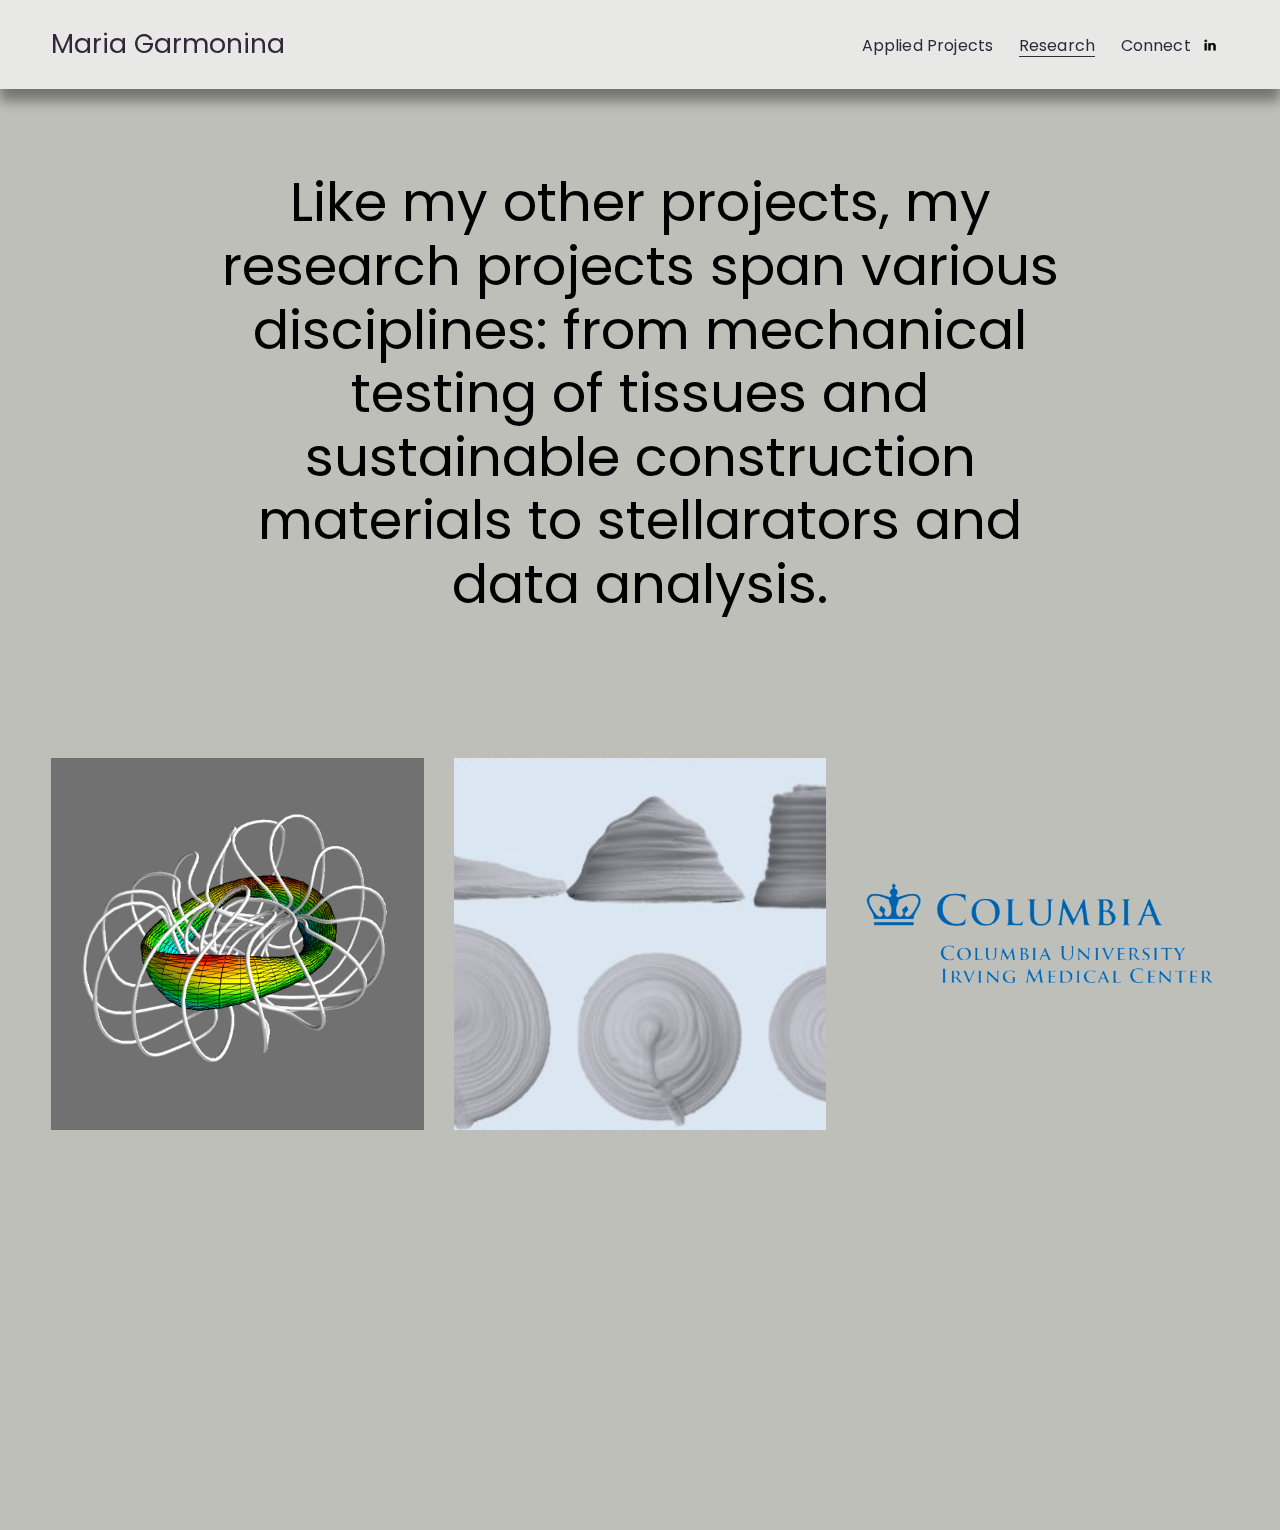
<file: research.html>
<html lang="en-US" class="yui3-js-enabled wf-rocgrotesk-n4-active wf-rocgrotesk-n7-active wf-active js flexbox canvas canvastext webgl no-touch hashchange history draganddrop rgba hsla multiplebgs backgroundsize borderimage borderradius boxshadow textshadow opacity cssanimations csscolumns cssgradients cssreflections csstransforms no-csstransforms3d csstransitions video audio svg inlinesvg svgclippaths" style="--header-fixed-top-offset: 85.828125px;"><head>
    <meta http-equiv="X-UA-Compatible" content="IE=edge,chrome=1">
    <meta name="viewport" content="width=device-width, initial-scale=1">
    <meta charset="utf-8">
    <title>Research — Maria Garmonina</title>
    <link rel="icon" type="image/x-icon" href="assets/icon.ico">
    <link rel="canonical" href="/research">
    <meta property="og:site_name" content="Maria Garmonina">
    <meta property="og:title" content="Research — Maria Garmonina">
    <meta property="og:url" content="/research">
    <meta property="og:type" content="website">
    <meta itemprop="name" content="Research — Maria Garmonina">
    <meta itemprop="url" content="/research">
    <meta name="twitter:title" content="Research — Maria Garmonina">
    <meta name="twitter:url" content="/research">
    <meta name="twitter:card" content="summary">
    <meta name="description" content="">
    <link rel="preconnect" href="assets">
    <link rel="stylesheet" type="text/css" href="assets/css/site.css">
    <link rel="stylesheet" type="text/css" href="assets/css/static.css">
    <style type="text/css">
        @font-face { font-family: roc-grotesk; src: url('assets/fonts/PoppinsLatin-Regular.ttf') format('truetype'); font-weight: 400; font-style: normal; font-stretch: normal; font-display: auto; }
        @font-face { font-family: roc-grotesk; src: url('assets/fonts/PoppinsLatin-SemiBold.ttf') format('truetype'); font-weight: 700; font-style: normal; font-stretch: normal; font-display: auto; }
    </style>
</head>
<body id="collection-6658f71bdafef7079be6dee2" class="primary-button-style-solid primary-button-shape-pill secondary-button-style-outline secondary-button-shape-pill tertiary-button-style-outline tertiary-button-shape-underline form-use-theme-colors form-field-style-outline form-field-shape-pill form-field-border-all form-field-checkbox-type-icon form-field-checkbox-fill-outline form-field-checkbox-color-inverted form-field-checkbox-shape-rounded form-field-checkbox-layout-fit form-field-radio-type-icon form-field-radio-fill-outline form-field-radio-color-inverted form-field-radio-shape-rounded form-field-radio-layout-fit form-field-survey-fill-outline form-field-survey-color-inverted form-field-survey-shape-rounded form-field-hover-focus-outline form-submit-button-style-label header-overlay-alignment-center header-width-inset tweak-transparent-header tweak-fixed-header tweak-fixed-header-style-basic tweak-blog-alternating-side-by-side-width-full tweak-blog-alternating-side-by-side-image-aspect-ratio-11-square tweak-blog-alternating-side-by-side-text-alignment-left tweak-blog-alternating-side-by-side-read-more-style-show tweak-blog-alternating-side-by-side-image-text-alignment-middle tweak-blog-alternating-side-by-side-delimiter-bullet tweak-blog-alternating-side-by-side-meta-position-top tweak-blog-alternating-side-by-side-primary-meta-categories tweak-blog-alternating-side-by-side-secondary-meta-date tweak-blog-basic-grid-width-inset tweak-blog-basic-grid-image-aspect-ratio-32-standard tweak-blog-basic-grid-text-alignment-center tweak-blog-basic-grid-delimiter-bullet tweak-blog-basic-grid-image-placement-above tweak-blog-basic-grid-read-more-style-show tweak-blog-basic-grid-primary-meta-categories tweak-blog-basic-grid-secondary-meta-date tweak-blog-basic-grid-excerpt-show tweak-blog-item-width-medium tweak-blog-item-text-alignment-left tweak-blog-item-meta-position-above-title tweak-blog-item-show-categories tweak-blog-item-show-date tweak-blog-item-delimiter-bullet tweak-blog-masonry-width-full tweak-blog-masonry-text-alignment-left tweak-blog-masonry-primary-meta-categories tweak-blog-masonry-secondary-meta-date tweak-blog-masonry-meta-position-top tweak-blog-masonry-read-more-style-show tweak-blog-masonry-delimiter-space tweak-blog-masonry-image-placement-above tweak-blog-masonry-excerpt-show tweak-blog-side-by-side-width-full tweak-blog-side-by-side-image-placement-left tweak-blog-side-by-side-image-aspect-ratio-11-square tweak-blog-side-by-side-primary-meta-categories tweak-blog-side-by-side-secondary-meta-date tweak-blog-side-by-side-meta-position-top tweak-blog-side-by-side-text-alignment-left tweak-blog-side-by-side-image-text-alignment-middle tweak-blog-side-by-side-read-more-style-show tweak-blog-side-by-side-delimiter-bullet tweak-blog-side-by-side-excerpt-show tweak-blog-single-column-width-full tweak-blog-single-column-text-alignment-left tweak-blog-single-column-image-placement-above tweak-blog-single-column-delimiter-bullet tweak-blog-single-column-read-more-style-show tweak-blog-single-column-primary-meta-categories tweak-blog-single-column-secondary-meta-date tweak-blog-single-column-meta-position-top tweak-blog-single-column-content-full-post tweak-events-stacked-width-full tweak-events-stacked-height-large tweak-events-stacked-show-thumbnails tweak-events-stacked-thumbnail-size-32-standard tweak-events-stacked-date-style-with-text tweak-events-stacked-show-time tweak-events-stacked-show-location tweak-events-stacked-show-excerpt tweak-global-animations-complexity-level-detailed tweak-global-animations-animation-style-fade tweak-global-animations-animation-type-none tweak-global-animations-animation-curve-ease tweak-portfolio-grid-basic-width-full tweak-portfolio-grid-basic-height-large tweak-portfolio-grid-basic-image-aspect-ratio-11-square tweak-portfolio-grid-basic-text-alignment-left tweak-portfolio-grid-basic-hover-effect-fade tweak-portfolio-grid-overlay-width-full tweak-portfolio-grid-overlay-height-large tweak-portfolio-grid-overlay-image-aspect-ratio-11-square tweak-portfolio-grid-overlay-text-placement-center tweak-portfolio-grid-overlay-show-text-after-hover tweak-portfolio-index-background-link-format-stacked tweak-portfolio-index-background-width-full tweak-portfolio-index-background-height-large tweak-portfolio-index-background-vertical-alignment-middle tweak-portfolio-index-background-horizontal-alignment-center tweak-portfolio-index-background-delimiter-none tweak-portfolio-index-background-animation-type-fade tweak-portfolio-index-background-animation-duration-medium tweak-portfolio-hover-follow-layout-inline tweak-portfolio-hover-follow-delimiter-bullet tweak-portfolio-hover-follow-animation-type-fade tweak-portfolio-hover-follow-animation-duration-fast tweak-portfolio-hover-static-layout-inline tweak-portfolio-hover-static-front tweak-portfolio-hover-static-delimiter-hyphen tweak-portfolio-hover-static-animation-type-fade tweak-portfolio-hover-static-animation-duration-fast tweak-product-basic-item-product-variant-display-dropdown tweak-product-basic-item-product-subscription-display-radio tweak-product-basic-item-product-subscription-border-shape-square tweak-product-basic-item-width-full tweak-product-basic-item-gallery-aspect-ratio-34-three-four-vertical tweak-product-basic-item-text-alignment-left tweak-product-basic-item-navigation-breadcrumbs tweak-product-basic-item-description-position-below-price tweak-product-basic-item-description-position-mobile-below-add-to-cart-button tweak-product-basic-item-content-alignment-center tweak-product-basic-item-gallery-design-slideshow tweak-product-basic-item-gallery-placement-left tweak-product-basic-item-thumbnail-placement-side tweak-product-basic-item-click-action-none tweak-product-basic-item-hover-action-none tweak-products-width-full tweak-products-image-aspect-ratio-11-square tweak-products-text-alignment-left tweak-products-price-show tweak-products-nested-category-type-top tweak-products-header-text-alignment-middle tweak-products-breadcrumbs image-block-poster-text-alignment-left image-block-card-content-position-center image-block-card-text-alignment-left image-block-overlap-content-position-center image-block-overlap-text-alignment-left image-block-collage-content-position-center image-block-collage-text-alignment-left image-block-stack-text-alignment-left hide-opentable-icons opentable-style-dark tweak-product-quick-view-button-style-floating tweak-product-quick-view-button-position-bottom tweak-product-quick-view-lightbox-excerpt-display-truncate tweak-product-quick-view-lightbox-show-arrows tweak-product-quick-view-lightbox-show-close-button tweak-product-quick-view-lightbox-controls-weight-light native-currency-code-usd collection-layout-default collection-6658f71bdafef7079be6dee2 view-list mobile-style-available sqs-seven-one show-pdp-subs-otp pdp_subs_otp_buttons_enabled seven-one-global-animations" tabindex="-1" data-animation-state="booted">

<header data-test="header" id="header" class="header theme-col--primary" data-section-theme="" data-controller="Header" data-current-styles="{
&quot;layout&quot;: &quot;navRight&quot;,
&quot;action&quot;: {
&quot;buttonText&quot;: &quot;Get Started&quot;,
&quot;newWindow&quot;: false
},
&quot;showSocial&quot;: true,
&quot;socialOptions&quot;: {
&quot;socialBorderShape&quot;: &quot;none&quot;,
&quot;socialBorderStyle&quot;: &quot;outline&quot;,
&quot;socialBorderThickness&quot;: {
&quot;unit&quot;: &quot;px&quot;,
&quot;value&quot;: 1.0
}
},
&quot;menuOverlayAnimation&quot;: &quot;fade&quot;,
&quot;cartStyle&quot;: &quot;text&quot;,
&quot;cartText&quot;: &quot;Cart&quot;,
&quot;showEmptyCartState&quot;: false,
&quot;cartOptions&quot;: {
&quot;iconType&quot;: &quot;stroke-9&quot;,
&quot;cartBorderShape&quot;: &quot;none&quot;,
&quot;cartBorderStyle&quot;: &quot;outline&quot;,
&quot;cartBorderThickness&quot;: {
&quot;unit&quot;: &quot;px&quot;,
&quot;value&quot;: 1.0
}
},
&quot;showButton&quot;: false,
&quot;showCart&quot;: false,
&quot;showAccountLogin&quot;: false,
&quot;headerStyle&quot;: &quot;dynamic&quot;,
&quot;languagePicker&quot;: {
&quot;enabled&quot;: false,
&quot;iconEnabled&quot;: false,
&quot;iconType&quot;: &quot;globe&quot;,
&quot;flagShape&quot;: &quot;shiny&quot;,
&quot;languageFlags&quot;: [ ]
},
&quot;mobileOptions&quot;: {
&quot;layout&quot;: &quot;logoLeftNavRight&quot;,
&quot;menuIcon&quot;: &quot;doubleLineHamburger&quot;,
&quot;menuIconOptions&quot;: {
&quot;style&quot;: &quot;doubleLineHamburger&quot;,
&quot;thickness&quot;: {
&quot;unit&quot;: &quot;px&quot;,
&quot;value&quot;: 1.0
}
}
},
&quot;dynamicOptions&quot;: {
&quot;border&quot;: {
&quot;enabled&quot;: false,
&quot;position&quot;: &quot;allSides&quot;,
&quot;thickness&quot;: {
&quot;unit&quot;: &quot;px&quot;,
&quot;value&quot;: 4.0
}
}
},
&quot;solidOptions&quot;: {
&quot;headerOpacity&quot;: {
&quot;unit&quot;: &quot;%&quot;,
&quot;value&quot;: 100.0
},
&quot;border&quot;: {
&quot;enabled&quot;: false,
&quot;position&quot;: &quot;allSides&quot;,
&quot;thickness&quot;: {
&quot;unit&quot;: &quot;px&quot;,
&quot;value&quot;: 4.0
}
},
&quot;dropShadow&quot;: {
&quot;enabled&quot;: false,
&quot;blur&quot;: {
&quot;unit&quot;: &quot;px&quot;,
&quot;value&quot;: 30.0
},
&quot;spread&quot;: {
&quot;unit&quot;: &quot;px&quot;,
&quot;value&quot;: 0.0
},
&quot;distance&quot;: {
&quot;unit&quot;: &quot;px&quot;,
&quot;value&quot;: 0.0
}
},
&quot;blurBackground&quot;: {
&quot;enabled&quot;: false,
&quot;blurRadius&quot;: {
&quot;unit&quot;: &quot;px&quot;,
&quot;value&quot;: 12.0
}
}
},
&quot;gradientOptions&quot;: {
&quot;gradientType&quot;: &quot;faded&quot;,
&quot;headerOpacity&quot;: {
&quot;unit&quot;: &quot;%&quot;,
&quot;value&quot;: 90.0
},
&quot;border&quot;: {
&quot;enabled&quot;: false,
&quot;position&quot;: &quot;allSides&quot;,
&quot;thickness&quot;: {
&quot;unit&quot;: &quot;px&quot;,
&quot;value&quot;: 4.0
}
},
&quot;dropShadow&quot;: {
&quot;enabled&quot;: false,
&quot;blur&quot;: {
&quot;unit&quot;: &quot;px&quot;,
&quot;value&quot;: 30.0
},
&quot;spread&quot;: {
&quot;unit&quot;: &quot;px&quot;,
&quot;value&quot;: 0.0
},
&quot;distance&quot;: {
&quot;unit&quot;: &quot;px&quot;,
&quot;value&quot;: 0.0
}
},
&quot;blurBackground&quot;: {
&quot;enabled&quot;: false,
&quot;blurRadius&quot;: {
&quot;unit&quot;: &quot;px&quot;,
&quot;value&quot;: 12.0
}
}
},
&quot;dropShadowOptions&quot;: {
&quot;enabled&quot;: true,
&quot;blur&quot;: {
&quot;unit&quot;: &quot;px&quot;,
&quot;value&quot;: 12.0
},
&quot;spread&quot;: {
&quot;unit&quot;: &quot;px&quot;,
&quot;value&quot;: 0.0
},
&quot;distance&quot;: {
&quot;unit&quot;: &quot;px&quot;,
&quot;value&quot;: 12.0
}
},
&quot;borderOptions&quot;: {
&quot;enabled&quot;: false,
&quot;position&quot;: &quot;allSides&quot;,
&quot;thickness&quot;: {
&quot;unit&quot;: &quot;px&quot;,
&quot;value&quot;: 4.0
}
},
&quot;showPromotedElement&quot;: false,
&quot;buttonVariant&quot;: &quot;primary&quot;,
&quot;blurBackground&quot;: {
&quot;enabled&quot;: false,
&quot;blurRadius&quot;: {
&quot;unit&quot;: &quot;px&quot;,
&quot;value&quot;: 12.0
}
},
&quot;headerOpacity&quot;: {
&quot;unit&quot;: &quot;%&quot;,
&quot;value&quot;: 100.0
}
}" data-section-id="header" data-header-style="dynamic" data-language-picker="{
&quot;enabled&quot;: false,
&quot;iconEnabled&quot;: false,
&quot;iconType&quot;: &quot;globe&quot;,
&quot;flagShape&quot;: &quot;shiny&quot;,
&quot;languageFlags&quot;: [ ]
}" data-first-focusable-element="" tabindex="-1" style="

" data-controllers-bound="Header,Header">
<div class="sqs-announcement-bar-dropzone"></div>

<div class="header-announcement-bar-wrapper">
  
<style>
    @supports (-webkit-backdrop-filter: none) or (backdrop-filter: none) {
        .header-blur-background {
            
            
        }
    }
</style>

  <div class="header-border" data-header-style="dynamic" data-header-usability-enabled="true" data-header-border="false" data-test="header-border" style="







border-width: 0px !important;
"></div>
<div class="header-dropshadow" data-header-style="dynamic" data-header-usability-enabled="true" data-header-dropshadow="true" data-test="header-dropshadow" style="


box-shadow: 0px 12px 12px 0px;
"></div>


  <div class="header-inner container--fluid
    
    
    
     header-mobile-layout-logo-left-nav-right
    
    
    
    
    
    
     header-layout-nav-right
    
    
    
    
    
    
    
    
    " style="







padding: 0;
" data-test="header-inner">
<!-- Background -->
<div class="header-background theme-bg--primary"></div>


    <div class="header-display-desktop" data-content-field="site-title">
      

      

      

      

      

      
      
        
        <!-- Social -->
        
          
        
      
        
        <!-- Title and nav wrapper -->
        <div class="header-title-nav-wrapper">
          

          

          
            
            <!-- Title -->
            
              <div class="
                  header-title
                  
                " data-animation-role="header-element">
                
                  <div class="header-title-text">
                    <a id="site-title" href="index.html" data-animation-role="header-element">Maria Garmonina</a>
                  </div>
                
                
              </div>
            
          
            
            <!-- Nav -->
            <div class="header-nav">
              <div class="header-nav-wrapper">
                <nav class="header-nav-list">
                  



<div class="header-nav-item header-nav-item--collection">
  <a href="applied_projects.html" data-animation-role="header-element">
    Applied Projects
  </a>
</div>






<div class="header-nav-item header-nav-item--collection header-nav-item--active">
  <a href="research.html" data-animation-role="header-element" aria-current="page">
    Research
  </a>
</div>






<div class="header-nav-item header-nav-item--collection">
  <a href="connect.html" data-animation-role="header-element">
    Connect
  </a>
</div>






                </nav>
              </div>
            </div>
          
          
        </div>
      
        
        <!-- Actions -->
        <div class="header-actions header-actions--right">
    <div class="header-actions-action header-actions-action--social">
        <a href="https://www.linkedin.com/in/maria-garmonina/?trk=opento_sprofile_topcard" target="_blank" aria-label="LinkedIn">
            <img class="header-icon" src="visuals/linkedin_icon.png" alt="LinkedIn">
        </a>
    </div>

    <div class="showOnMobile"></div>
    <div class="showOnDesktop"></div>
</div>

      
        
<style>
  .top-bun, 
  .patty, 
  .bottom-bun {
    height: 1px;
  }
</style>
<!-- Burger -->
<div class="header-burger
menu-overlay-has-visible-non-navigation-items

" data-animation-role="header-element">
<button class="header-burger-btn burger" data-test="header-burger">
<span class="js-header-burger-open-title visually-hidden">Open Menu</span>
<span hidden="" class="js-header-burger-close-title visually-hidden">Close Menu</span>
<div class="burger-box">
<div class="burger-inner header-menu-icon-doubleLineHamburger">
<div class="top-bun"></div>
<div class="patty"></div>
<div class="bottom-bun"></div>
</div>
</div>
</button>

</div>

    </div>
    <div class="header-display-mobile" data-content-field="site-title">
      
        
        <!-- Social -->
        
          
        
      
        
        <!-- Title and nav wrapper -->
        <div class="header-title-nav-wrapper">
          

          

          
            
            <!-- Title -->
            
              <div class="
                  header-title
                  
                " data-animation-role="header-element">
                
                  <div class="header-title-text">
                    <a id="site-title" href="index.html" data-animation-role="header-element">Maria Garmonina</a>
                  </div>
                
                
              </div>
            
          
            
            <!-- Nav -->
            <div class="header-nav">
              <div class="header-nav-wrapper">
                <nav class="header-nav-list">
                  



<div class="header-nav-item header-nav-item--collection">
  <a href="applied_projects.html" data-animation-role="header-element">
    Applied Projects
  </a>
</div>






<div class="header-nav-item header-nav-item--collection header-nav-item--active">
  <a href="research.html" data-animation-role="header-element" aria-current="page">
    Research
  </a>
</div>






<div class="header-nav-item header-nav-item--collection">
  <a href="connect.html" data-animation-role="header-element">
    Connect
  </a>
</div>






                </nav>
              </div>
            </div>
          
          
        </div>
      
        
        <!-- Actions -->
        <div class="header-actions header-actions--right">
    <div class="header-actions-action header-actions-action--social">
        <a href="https://www.linkedin.com/in/maria-garmonina/?trk=opento_sprofile_topcard" target="_blank" aria-label="LinkedIn">
            <img class="header-icon" src="visuals/linkedin_icon.png" alt="LinkedIn">
        </a>
    </div>

    <div class="showOnMobile"></div>
    <div class="showOnDesktop"></div>
</div>

      
        

<!-- Burger -->
<div class="dropdown_list">
    <button class="dropdown_button">
        
    </button>
    <div id="courses_id" class="courses" style="display: none;">
        <li><a href="applied_projects.html">Applied Projects</a></li>
        <li><a href="research.html">Research</a></li>
        <li><a href="connect.html">Connect</a></li>
    </div>
</div>


      
      
      
      
      
    </div>
  </div>
</div>
<!-- (Mobile) Menu Navigation -->
<div class="header-menu header-menu--folder-list
  
  
  
  
  
  " data-section-theme="" data-current-styles="{
" layout":="" "navright",="" "action":="" {="" "buttontext":="" "get="" started",="" "newwindow":="" false="" },="" "showsocial":="" true,="" "socialoptions":="" "socialbordershape":="" "none",="" "socialborderstyle":="" "outline",="" "socialborderthickness":="" "unit":="" "px",="" "value":="" 1.0="" }="" "menuoverlayanimation":="" "fade",="" "cartstyle":="" "text",="" "carttext":="" "cart",="" "showemptycartstate":="" false,="" "cartoptions":="" "icontype":="" "stroke-9",="" "cartbordershape":="" "cartborderstyle":="" "cartborderthickness":="" "showbutton":="" "showcart":="" "showaccountlogin":="" "headerstyle":="" "dynamic",="" "languagepicker":="" "enabled":="" "iconenabled":="" "globe",="" "flagshape":="" "shiny",="" "languageflags":="" [="" ]="" "mobileoptions":="" "layout":="" "logoleftnavright",="" "menuicon":="" "doublelinehamburger",="" "menuiconoptions":="" "style":="" "thickness":="" "dynamicoptions":="" "border":="" "position":="" "allsides",="" 4.0="" "solidoptions":="" "headeropacity":="" "%",="" 100.0="" "dropshadow":="" "blur":="" 30.0="" "spread":="" 0.0="" "distance":="" "blurbackground":="" "blurradius":="" 12.0="" "gradientoptions":="" "gradienttype":="" "faded",="" 90.0="" "dropshadowoptions":="" "borderoptions":="" "showpromotedelement":="" "buttonvariant":="" "primary",="" }"="" data-section-id="overlay-nav" data-show-account-login="false" data-test="header-menu" style="padding-top: 85.8281px;">
<div class="header-menu-bg theme-bg--primary"></div>
<div class="header-menu-nav">
<nav class="header-menu-nav-list">


    <div data-folder="root" class="header-menu-nav-folder header-menu-nav-folder--active">
        <div class="header-menu-nav-folder-content">
          <!-- Menu Navigation -->
<div class="header-menu-nav-wrapper">

        <div class="container header-menu-nav-item header-menu-nav-item--collection">
          <a href="applied_projects.html">
            <div class="header-menu-nav-item-content">
              Applied Projects
            </div>
          </a>
        </div>
      
    
  

  
    
      
        <div class="container header-menu-nav-item header-menu-nav-item--collection header-menu-nav-item--active">
          <a href="research.html" aria-current="page">
            <div class="header-menu-nav-item-content">
              Research
            </div>
          </a>
        </div>
      
    
  

  
    
      
        <div class="container header-menu-nav-item header-menu-nav-item--collection">
          <a href="connect.html">
            <div class="header-menu-nav-item-content">
              Connect
            </div>
          </a>
        </div>
      
    
  
</div>

        </div>
        
        <div class="header-actions header-actions--right">
    <div class="header-actions-action header-actions-action--social">
        <a href="https://www.linkedin.com/in/maria-garmonina/?trk=opento_sprofile_topcard" target="_blank" aria-label="LinkedIn">
            <img class="header-icon" src="visuals/linkedin_icon.png" alt="LinkedIn">
        </a>
    </div>
</div>
        
        
        
      </div></nav>
  </div>
</div>
  </header>
      <main id="page" class="container" role="main">
<article class="sections" id="sections" data-page-sections="6658f71bdafef7079be6df67">
<section data-test="page-section" data-section-theme="" class="page-section full-bleed-section layout-engine-section background-width--full-bleed section-height--custom content-width--wide horizontal-alignment--center vertical-alignment--middle" data-section-id="6658f71bdafef7079be6df6a" data-controller="SectionWrapperController" data-current-styles="{
&quot;imageOverlayOpacity&quot;: 0.15,
&quot;backgroundWidth&quot;: &quot;background-width--full-bleed&quot;,
&quot;sectionHeight&quot;: &quot;section-height--custom&quot;,
&quot;customSectionHeight&quot;: 10,
&quot;horizontalAlignment&quot;: &quot;horizontal-alignment--center&quot;,
&quot;verticalAlignment&quot;: &quot;vertical-alignment--middle&quot;,
&quot;contentWidth&quot;: &quot;content-width--wide&quot;,
&quot;customContentWidth&quot;: 50,
&quot;sectionTheme&quot;: &quot;&quot;,
&quot;sectionAnimation&quot;: &quot;none&quot;,
&quot;backgroundMode&quot;: &quot;image&quot;
}" data-current-context="{
&quot;video&quot;: {
&quot;playbackSpeed&quot;: 0.5,
&quot;filter&quot;: 1,
&quot;filterStrength&quot;: 0,
&quot;zoom&quot;: 0,
&quot;videoSourceProvider&quot;: &quot;none&quot;
},
&quot;backgroundImageId&quot;: null,
&quot;backgroundMediaEffect&quot;: null,
&quot;divider&quot;: null,
&quot;typeName&quot;: &quot;portfolio-grid-overlay&quot;
}" data-animation="none" data-fluid-engine-section="" style="min-height: 10vh; padding-top: 85.8281px;" data-controllers-bound="SectionWrapperController,SectionWrapperController" data-active="true">
  <div class="section-border">
    <div class="section-background"></div>
  </div>
  <div class="content-wrapper" style="padding-top: calc(10vmax / 10); padding-bottom: calc(10vmax / 10);">
    <div class="content">
      <div data-fluid-engine="true">
        <style>
          .fe-6658f71bdafef7079be6df69 {
            --grid-gutter: calc(var(--sqs-mobile-site-gutter, 6vw) - 11.0px);
            --cell-max-width: calc( ( var(--sqs-site-max-width, 1500px) - (11.0px * (8 - 1)) ) / 8 );
            display: grid;
            position: relative;
            grid-area: 1/1/-1/-1;
            grid-template-rows: repeat(13,minmax(24px, auto));
            grid-template-columns: minmax(var(--grid-gutter), 1fr) repeat(8, minmax(0, var(--cell-max-width))) minmax(var(--grid-gutter), 1fr);
            row-gap: 11.0px;
            column-gap: 11.0px;
          }
          @media (min-width: 768px) {
            .background-width--inset .fe-6658f71bdafef7079be6df69 {
              --inset-padding: calc(var(--sqs-site-gutter) * 2);
            }
            .fe-6658f71bdafef7079be6df69 {
              --grid-gutter: calc(var(--sqs-site-gutter, 4vw) - 11.0px);
              --cell-max-width: calc( ( var(--sqs-site-max-width, 1500px) - (11.0px * (24 - 1)) ) / 24 );
              --inset-padding: 0vw;
              --row-height-scaling-factor: 0.0215;
              --container-width: min(var(--sqs-site-max-width, 1500px), calc(100vw - var(--sqs-site-gutter, 4vw) * 2 - var(--inset-padding) ));
              grid-template-rows: repeat(13,minmax(calc(var(--container-width) * var(--row-height-scaling-factor)), auto));
              grid-template-columns: minmax(var(--grid-gutter), 1fr) repeat(24, minmax(0, var(--cell-max-width))) minmax(var(--grid-gutter), 1fr);
            }
          }
          .fe-block-f75e6c7e357521bb000e {
            grid-area: 2/2/13/10;
            z-index: 0;
            @media (max-width: 767px) {
            }
          }
          .fe-block-f75e6c7e357521bb000e .sqs-block {
            justify-content: center;
          }
          .fe-block-f75e6c7e357521bb000e .sqs-block-alignment-wrapper {
            align-items: center;
          }
          @media (min-width: 768px) {
            .fe-block-f75e6c7e357521bb000e {
              grid-area: 3/5/14/23;
              z-index: 0;
            }
            .fe-block-f75e6c7e357521bb000e .sqs-block {
              justify-content: center;
            }
            .fe-block-f75e6c7e357521bb000e .sqs-block-alignment-wrapper {
              align-items: center;
            }
          }
        </style>
        <div class="fluid-engine fe-6658f71bdafef7079be6df69">
          <div class="fe-block fe-block-f75e6c7e357521bb000e" style="mix-blend-mode: normal;">
            <div class="sqs-block html-block sqs-block-html" data-blend-mode="NORMAL" data-block-type="2" data-border-radii="{&quot;topLeft&quot;:{&quot;unit&quot;:&quot;px&quot;,&quot;value&quot;:0.0},&quot;topRight&quot;:{&quot;unit&quot;:&quot;px&quot;,&quot;value&quot;:0.0},&quot;bottomLeft&quot;:{&quot;unit&quot;:&quot;px&quot;,&quot;value&quot;:0.0},&quot;bottomRight&quot;:{&quot;unit&quot;:&quot;px&quot;,&quot;value&quot;:0.0}}" id="block-f75e6c7e357521bb000e">
              <div class="sqs-block-content">
                <div class="sqs-html-content">
                  <h3 style="text-align:center;white-space:pre-wrap;">Like my other projects, my research projects span various disciplines: from mechanical testing of tissues and sustainable construction materials to stellarators and data analysis.</h3>
                </div>
              </div>
            </div>
          </div>
        </div>
      </div>
    </div>
  </div>
</section>
<section data-test="page-section" data-section-theme="" class="page-section content-collection full-bleed-section collection-type-portfolio-grid-overlay background-width--full-bleed section-height--medium content-width--wide horizontal-alignment--center vertical-alignment--middle" data-section-id="6658f71bdafef7079be6df6c" data-controller="SectionWrapperController" data-current-styles="{
&quot;imageOverlayOpacity&quot;: 0.15,
&quot;backgroundWidth&quot;: &quot;background-width--full-bleed&quot;,
&quot;sectionHeight&quot;: &quot;section-height--medium&quot;,
&quot;customSectionHeight&quot;: 10,
&quot;horizontalAlignment&quot;: &quot;horizontal-alignment--center&quot;,
&quot;verticalAlignment&quot;: &quot;vertical-alignment--middle&quot;,
&quot;contentWidth&quot;: &quot;content-width--wide&quot;,
&quot;customContentWidth&quot;: 50,
&quot;sectionTheme&quot;: &quot;&quot;,
&quot;sectionAnimation&quot;: &quot;none&quot;,
&quot;backgroundMode&quot;: &quot;image&quot;
}" data-current-context="{
&quot;video&quot;: {
&quot;playbackSpeed&quot;: 0.5,
&quot;filter&quot;: 1,
&quot;filterStrength&quot;: 0,
&quot;zoom&quot;: 0,
&quot;videoSourceProvider&quot;: &quot;none&quot;
},
&quot;backgroundImageId&quot;: null,
&quot;backgroundMediaEffect&quot;: null,
&quot;divider&quot;: null,
&quot;typeName&quot;: &quot;portfolio-grid-overlay&quot;
}" data-animation="none" data-controllers-bound="SectionWrapperController,SectionWrapperController" data-active="true">
  <div class="section-border">
    <div class="section-background"></div>
  </div>
  <div class="content-wrapper">
    <div class="content">
      <div id="gridThumbs" class="portfolio-grid-overlay grid-wrapper collection-content-wrapper" data-animation-role="section">
        <a class="grid-item" href="stellarator_optimization.html">
          <div class="grid-image">
            <div class="grid-image-inner-wrapper">
              <img data-src="visuals/stellarator_plot.png" data-image="visuals/stellarator_plot.png" data-image-dimensions="1458x1116" data-image-focal-point="0.5, 0.5" alt="Stellarator Optimization" data-load="false" elementtiming="nbf-portfolio-grid-overlay" src="visuals/stellarator_plot.png" width="1458" height="1116" sizes="(max-width: 767px) 100vw, 50vw" style="display:block;object-position: 50% 50%" srcset="visuals/stellarator_plot.png" loading="lazy" decoding="async" data-loader="sqs">
            </div>
          </div>
          <div class="portfolio-overlay"></div>
          <div class="portfolio-text">
            <h3 class="portfolio-title">Stellarator Optimization</h3>
          </div>
        </a>
        <a class="grid-item" href="concrete_lab.html">
          <div class="grid-image">
            <div class="grid-image-inner-wrapper">
              <img data-src="visuals/concrete.png" data-image="visuals/concrete.png" data-image-dimensions="926x876" data-image-focal-point="0.5,0.5" alt="Bio-Enhanced Concrete" data-load="false" elementtiming="nbf-portfolio-grid-overlay" src="visuals/concrete.png" width="926" height="876" sizes="(max-width: 767px) 100vw, 50vw" style="display:block;object-position: 50% 50%" srcset="visuals/concrete.png" loading="lazy" decoding="async" data-loader="sqs">
            </div>
          </div>
          <div class="portfolio-overlay"></div>
          <div class="portfolio-text">
            <h3 class="portfolio-title">Bio-Enhanced Concrete</h3>
          </div>
        </a>
        <a class="grid-item" href="heart_prosthesis.html">
          <div class="grid-image">
            <div class="grid-image-inner-wrapper">
              <img data-src="visuals/medical_center.png" data-image="visuals/medical_center.png" data-image-dimensions="600x600" data-image-focal-point="0.5,0.5" alt="Expandable Heart Valve Prosthesis" data-load="false" elementtiming="nbf-portfolio-grid-overlay" src="visuals/medical_center.png" width="600" height="600" sizes="(max-width: 767px) 100vw, 50vw" style="display:block;object-position: 50% 50%" srcset="visuals/medical_center.png" loading="lazy" decoding="async" data-loader="sqs">
            </div>
          </div>
          <div class="portfolio-overlay"></div>
          <div class="portfolio-text">
            <h3 class="portfolio-title">Heart Valve Prosthesis</h3>
          </div>
        </a>
      </div>
    </div>
  </div>
</section>
</article>
<footer class="sections" id="footer-sections" data-footer-sections=""></footer>

</main>
<script src="assets/js/script1.js" defer=""></script>
</body></html>
</file>
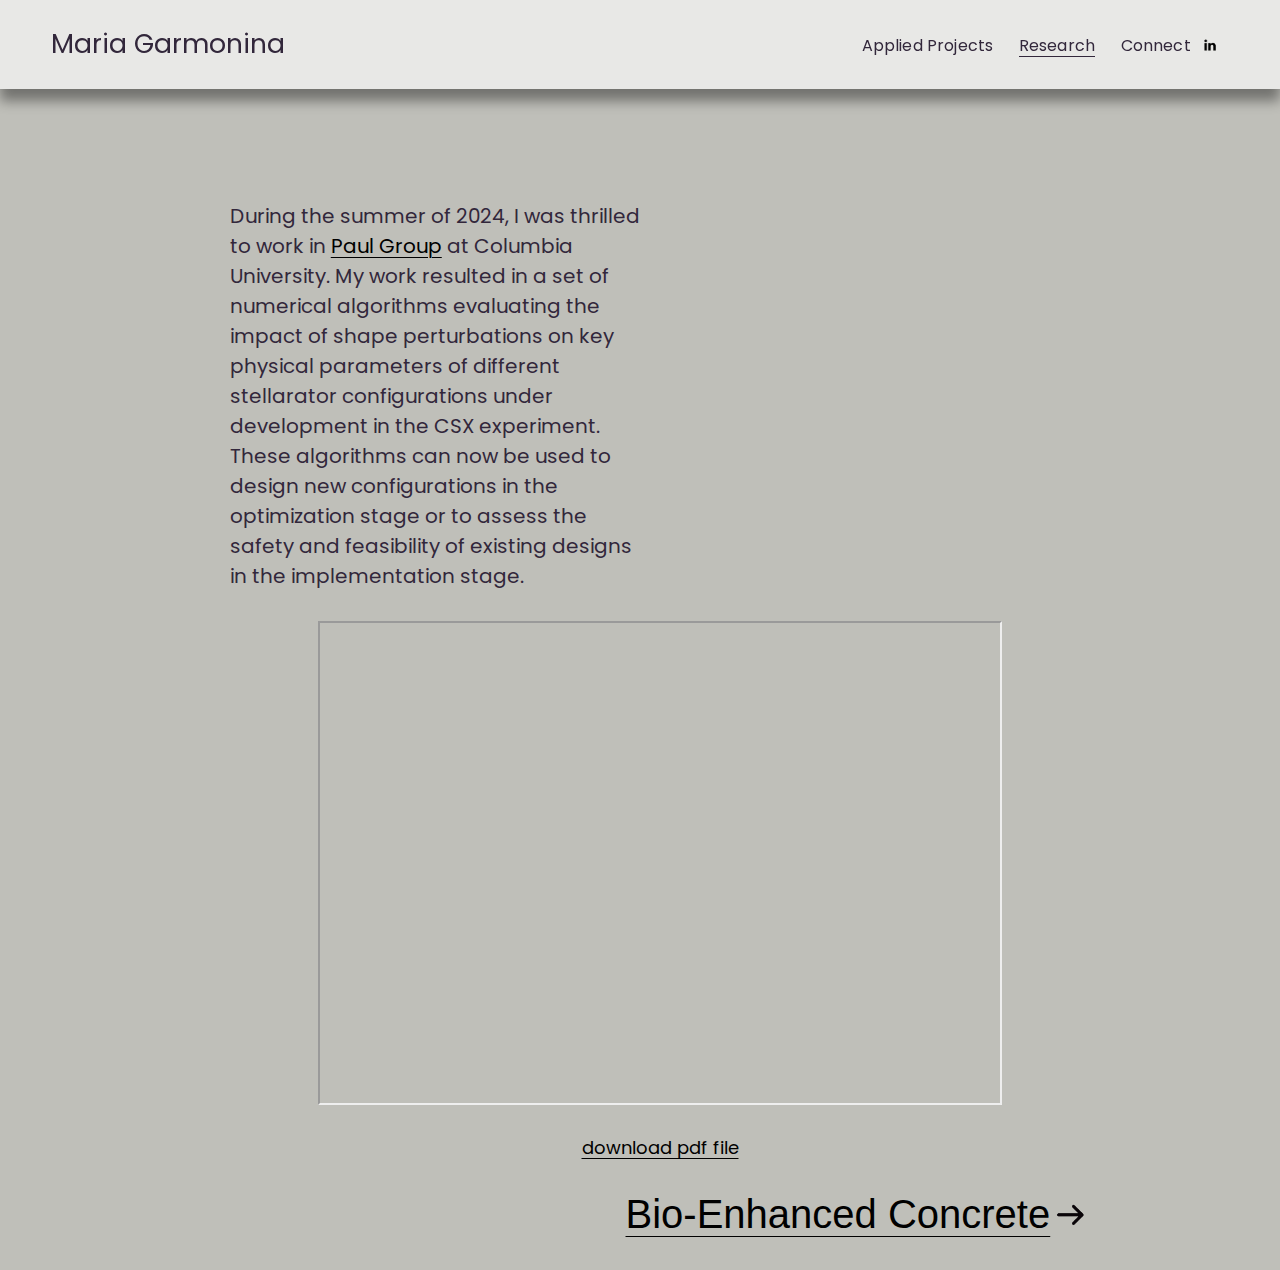
<file: stellarator_optimization.html>
<html lang="en-US" class="yui3-js-enabled wf-rocgrotesk-n4-active wf-rocgrotesk-n7-active wf-active js flexbox canvas canvastext webgl no-touch hashchange history draganddrop rgba hsla multiplebgs backgroundsize borderimage borderradius boxshadow textshadow opacity cssanimations csscolumns cssgradients cssreflections csstransforms no-csstransforms3d csstransitions video audio svg inlinesvg svgclippaths" style="--header-fixed-top-offset: 85.828125px;"><head>
    <meta http-equiv="X-UA-Compatible" content="IE=edge,chrome=1">
    <meta name="viewport" content="width=device-width, initial-scale=1">
    <meta charset="utf-8">
    <title>Stellarator Optimization — Maria Garmonina</title>
    <link rel="icon" type="image/x-icon" href="assets/icon.ico">
    <link rel="canonical" href="/stellarator_optimization">
    <meta property="og:site_name" content="Maria Garmonina">
    <meta property="og:title" content="Stellarator Optimization — Maria Garmonina">
    <meta property="og:url" content="/stellarator_optimization">
    <meta property="og:type" content="website">
    <meta itemprop="name" content="Stellarator Optimization — Maria Garmonina">
    <meta itemprop="url" content="/stellarator_optimization">
    <meta name="twitter:title" content="Stellarator Optimization — Maria Garmonina">
    <meta name="twitter:url" content="/stellarator_optimization">
    <meta name="twitter:card" content="summary">
    <meta name="description" content="">
    <link rel="preconnect" href="assets">
    <link rel="stylesheet" type="text/css" href="assets/css/site.css">
    <link rel="stylesheet" type="text/css" href="assets/css/static.css">
    <style type="text/css">
      @font-face {
          font-family: roc-grotesk;
          src: url('assets/fonts/PoppinsLatin-Regular.ttf') format('truetype');
          font-weight: 400;
          font-style: normal;
          font-stretch: normal;
          font-display: auto;
      }
      @font-face {
          font-family: roc-grotesk;
          src: url('assets/fonts/PoppinsLatin-SemiBold.ttf') format('truetype');
          font-weight: 700;
          font-style: normal;
          font-stretch: normal;
          font-display: auto;
      }
      .custom-paragraph {
          margin: 10px;
          font-family: roc-grotesk;
          font-size: 20px;
          font-weight: 400;
          line-height: 1.5;
      }
      body, html, .container, .content-section {
          width: 100% !important;
          margin: 0;
          padding: 0;
      }
      .container {
          display: flex;
          flex-direction: column;
          max-width: 100%;
          align-items: center;
          padding: 10px;
      }
      .content-section {
          display: flex;
          align-items: center;
          justify-content: center;
          width: 100%;
          max-width: 100%;
          margin-bottom: 20px;
      }
      .content-text {
          flex: 1;
          padding-right: 20px;
      }
      .content-image {
          flex: 1;
          margin-top: 20px;
      }
      .content-image img {
          max-width: 100%;
          height: auto;
          margin-top: 20px;
      }
      .download-buttons {
          display: flex;
          flex-wrap: wrap;
          justify-content: center;
          margin-top: 20px;
      }
      .download-buttons a {
          font-family: roc-grotesk;
          font-size: 18px;
          margin: 10px;
          color: #000;
          text-align: center;
      }
      .footer-arrow {
          display: flex;
          justify-content: center;
          align-items: center;
          margin-top: 20px;
          width: 100%;
          font-size: 40px;
      }
      .footer-arrow img {
          width: 40px;
          height: auto;
          margin-right: 10px;
      }
      @media (max-width: 768px) {
          .content-section {
              flex-direction: column;
              align-items: center;
          }
          #content-image {
              margin-top: 20px;
          }
          .download-buttons {
              margin-top: 10px;
          }
          .footer-arrow {
              justify-content: center;
              margin-top: 20px;
          }
          iframe {
              margin-top: 30px;
              width: 100%;
          }
      }
  </style>
</head>
<body id="collection-6658f71bdafef7079be6dee2" class="primary-button-style-solid primary-button-shape-pill secondary-button-style-outline secondary-button-shape-pill tertiary-button-style-outline tertiary-button-shape-underline form-use-theme-colors form-field-style-outline form-field-shape-pill form-field-border-all form-field-checkbox-type-icon form-field-checkbox-fill-outline form-field-checkbox-color-inverted form-field-checkbox-shape-rounded form-field-checkbox-layout-fit form-field-radio-type-icon form-field-radio-fill-outline form-field-radio-color-inverted form-field-radio-shape-rounded form-field-radio-layout-fit form-field-survey-fill-outline form-field-survey-color-inverted form-field-survey-shape-rounded form-field-hover-focus-outline form-submit-button-style-label header-overlay-alignment-center header-width-inset tweak-transparent-header tweak-fixed-header tweak-fixed-header-style-basic tweak-blog-alternating-side-by-side-width-full tweak-blog-alternating-side-by-side-image-aspect-ratio-11-square tweak-blog-alternating-side-by-side-text-alignment-left tweak-blog-alternating-side-by-side-read-more-style-show tweak-blog-alternating-side-by-side-image-text-alignment-middle tweak-blog-alternating-side-by-side-delimiter-bullet tweak-blog-alternating-side-by-side-meta-position-top tweak-blog-alternating-side-by-side-primary-meta-categories tweak-blog-alternating-side-by-side-secondary-meta-date tweak-blog-basic-grid-width-inset tweak-blog-basic-grid-image-aspect-ratio-32-standard tweak-blog-basic-grid-text-alignment-center tweak-blog-basic-grid-delimiter-bullet tweak-blog-basic-grid-image-placement-above tweak-blog-basic-grid-read-more-style-show tweak-blog-basic-grid-primary-meta-categories tweak-blog-basic-grid-secondary-meta-date tweak-blog-basic-grid-excerpt-show tweak-blog-item-width-medium tweak-blog-item-text-alignment-left tweak-blog-item-meta-position-above-title tweak-blog-item-show-categories tweak-blog-item-show-date tweak-blog-item-delimiter-bullet tweak-blog-masonry-width-full tweak-blog-masonry-text-alignment-left tweak-blog-masonry-primary-meta-categories tweak-blog-masonry-secondary-meta-date tweak-blog-masonry-meta-position-top tweak-blog-masonry-read-more-style-show tweak-blog-masonry-delimiter-space tweak-blog-masonry-image-placement-above tweak-blog-masonry-excerpt-show tweak-blog-side-by-side-width-full tweak-blog-side-by-side-image-placement-left tweak-blog-side-by-side-image-aspect-ratio-11-square tweak-blog-side-by-side-primary-meta-categories tweak-blog-side-by-side-secondary-meta-date tweak-blog-side-by-side-meta-position-top tweak-blog-side-by-side-text-alignment-left tweak-blog-side-by-side-image-text-alignment-middle tweak-blog-side-by-side-read-more-style-show tweak-blog-side-by-side-delimiter-bullet tweak-blog-side-by-side-excerpt-show tweak-blog-single-column-width-full tweak-blog-single-column-text-alignment-left tweak-blog-single-column-image-placement-above tweak-blog-single-column-delimiter-bullet tweak-blog-single-column-read-more-style-show tweak-blog-single-column-primary-meta-categories tweak-blog-single-column-secondary-meta-date tweak-blog-single-column-meta-position-top tweak-blog-single-column-content-full-post tweak-events-stacked-width-full tweak-events-stacked-height-large tweak-events-stacked-show-thumbnails tweak-events-stacked-thumbnail-size-32-standard tweak-events-stacked-date-style-with-text tweak-events-stacked-show-time tweak-events-stacked-show-location tweak-events-stacked-show-excerpt tweak-global-animations-complexity-level-detailed tweak-global-animations-animation-style-fade tweak-global-animations-animation-type-none tweak-global-animations-animation-curve-ease tweak-portfolio-grid-basic-width-full tweak-portfolio-grid-basic-height-large tweak-portfolio-grid-basic-image-aspect-ratio-11-square tweak-portfolio-grid-basic-text-alignment-left tweak-portfolio-grid-basic-hover-effect-fade tweak-portfolio-grid-overlay-width-full tweak-portfolio-grid-overlay-height-large tweak-portfolio-grid-overlay-image-aspect-ratio-11-square tweak-portfolio-grid-overlay-text-placement-center tweak-portfolio-grid-overlay-show-text-after-hover tweak-portfolio-index-background-link-format-stacked tweak-portfolio-index-background-width-full tweak-portfolio-index-background-height-large tweak-portfolio-index-background-vertical-alignment-middle tweak-portfolio-index-background-horizontal-alignment-center tweak-portfolio-index-background-delimiter-none tweak-portfolio-index-background-animation-type-fade tweak-portfolio-index-background-animation-duration-medium tweak-portfolio-hover-follow-layout-inline tweak-portfolio-hover-follow-delimiter-bullet tweak-portfolio-hover-follow-animation-type-fade tweak-portfolio-hover-follow-animation-duration-fast tweak-portfolio-hover-static-layout-inline tweak-portfolio-hover-static-front tweak-portfolio-hover-static-delimiter-hyphen tweak-portfolio-hover-static-animation-type-fade tweak-portfolio-hover-static-animation-duration-fast tweak-product-basic-item-product-variant-display-dropdown tweak-product-basic-item-product-subscription-display-radio tweak-product-basic-item-product-subscription-border-shape-square tweak-product-basic-item-width-full tweak-product-basic-item-gallery-aspect-ratio-34-three-four-vertical tweak-product-basic-item-text-alignment-left tweak-product-basic-item-navigation-breadcrumbs tweak-product-basic-item-description-position-below-price tweak-product-basic-item-description-position-mobile-below-add-to-cart-button tweak-product-basic-item-content-alignment-center tweak-product-basic-item-gallery-design-slideshow tweak-product-basic-item-gallery-placement-left tweak-product-basic-item-thumbnail-placement-side tweak-product-basic-item-click-action-none tweak-product-basic-item-hover-action-none tweak-products-width-full tweak-products-image-aspect-ratio-11-square tweak-products-text-alignment-left tweak-products-price-show tweak-products-nested-category-type-top tweak-products-header-text-alignment-middle tweak-products-breadcrumbs image-block-poster-text-alignment-left image-block-card-content-position-center image-block-card-text-alignment-left image-block-overlap-content-position-center image-block-overlap-text-alignment-left image-block-collage-content-position-center image-block-collage-text-alignment-left image-block-stack-text-alignment-left hide-opentable-icons opentable-style-dark tweak-product-quick-view-button-style-floating tweak-product-quick-view-button-position-bottom tweak-product-quick-view-lightbox-excerpt-display-truncate tweak-product-quick-view-lightbox-show-arrows tweak-product-quick-view-lightbox-show-close-button tweak-product-quick-view-lightbox-controls-weight-light native-currency-code-us

d collection-layout-default collection-6658f71bdafef7079be6dee2 view-list mobile-style-available sqs-seven-one show-pdp-subs-otp pdp_subs_otp_buttons_enabled seven-one-global-animations" tabindex="-1" data-animation-state="booted">

<header data-test="header" id="header" class="header theme-col--primary" data-section-theme="" data-controller="Header" data-current-styles="{
&quot;layout&quot;: &quot;navRight&quot;,
&quot;action&quot;: {
&quot;buttonText&quot;: &quot;Get Started&quot;,
&quot;newWindow&quot;: false
},
&quot;showSocial&quot;: true,
&quot;socialOptions&quot;: {
&quot;socialBorderShape&quot;: &quot;none&quot;,
&quot;socialBorderStyle&quot;: &quot;outline&quot;,
&quot;socialBorderThickness&quot;: {
&quot;unit&quot;: &quot;px&quot;,
&quot;value&quot;: 1.0
}
},
&quot;menuOverlayAnimation&quot;: &quot;fade&quot;,
&quot;cartStyle&quot;: &quot;text&quot;,
&quot;cartText&quot;: &quot;Cart&quot;,
&quot;showEmptyCartState&quot;: false,
&quot;cartOptions&quot;: {
&quot;iconType&quot;: &quot;stroke-9&quot;,
&quot;cartBorderShape&quot;: &quot;none&quot;,
&quot;cartBorderStyle&quot;: &quot;outline&quot;,
&quot;cartBorderThickness&quot;: {
&quot;unit&quot;: &quot;px&quot;,
&quot;value&quot;: 1.0
}
},
&quot;showButton&quot;: false,
&quot;showCart&quot;: false,
&quot;showAccountLogin&quot;: false,
&quot;headerStyle&quot;: &quot;dynamic&quot;,
&quot;languagePicker&quot;: {
&quot;enabled&quot;: false,
&quot;iconEnabled&quot;: false,
&quot;iconType&quot;: &quot;globe&quot;,
&quot;flagShape&quot;: &quot;shiny&quot;,
&quot;languageFlags&quot;: [ ]
},
&quot;mobileOptions&quot;: {
&quot;layout&quot;: &quot;logoLeftNavRight&quot;,
&quot;menuIcon&quot;: &quot;doubleLineHamburger&quot;,
&quot;menuIconOptions&quot;: {
&quot;style&quot;: &quot;doubleLineHamburger&quot;,
&quot;thickness&quot;: {
&quot;unit&quot;: &quot;px&quot;,
&quot;value&quot;: 1.0
}
}
},
&quot;dynamicOptions&quot;: {
&quot;border&quot;: {
&quot;enabled&quot;: false,
&quot;position&quot;: &quot;allSides&quot;,
&quot;thickness&quot;: {
&quot;unit&quot;: &quot;px&quot;,
&quot;value&quot;: 4.0
}
}
},
&quot;solidOptions&quot;: {
&quot;headerOpacity&quot;: {
&quot;unit&quot;: &quot;%&quot;,
&quot;value&quot;: 100.0
},
&quot;border&quot;: {
&quot;enabled&quot;: false,
&quot;position&quot;: &quot;allSides&quot;,
&quot;thickness&quot;: {
&quot;unit&quot;: &quot;px&quot;,
&quot;value&quot;: 4.0
}
},
&quot;dropShadow&quot;: {
&quot;enabled&quot;: false,
&quot;blur&quot;: {
&quot;unit&quot;: &quot;px&quot;,
&quot;value&quot;: 30.0
},
&quot;spread&quot;: {
&quot;unit&quot;: &quot;px&quot;,
&quot;value&quot;: 0.0
},
&quot;distance&quot;: {
&quot;unit&quot;: &quot;px&quot;,
&quot;value&quot;: 0.0
}
},
&quot;blurBackground&quot;: {
&quot;enabled&quot;: false,
&quot;blurRadius&quot;: {
&quot;unit&quot;: &quot;px&quot;,
&quot;value&quot;: 12.0
}
}
},
&quot;gradientOptions&quot;: {
&quot;gradientType&quot;: &quot;faded&quot;,
&quot;headerOpacity&quot;: {
&quot;unit&quot;: &quot;%&quot;,
&quot;value&quot;: 90.0
},
&quot;border&quot;: {
&quot;enabled&quot;: false,
&quot;position&quot;: &quot;allSides&quot;,
&quot;thickness&quot;: {
&quot;unit&quot;: &quot;px&quot;,
&quot;value&quot;: 4.0
}
},
&quot;dropShadow&quot;: {
&quot;enabled&quot;: false,
&quot;blur&quot;: {
&quot;unit&quot;: &quot;px&quot;,
&quot;value&quot;: 30.0
},
&quot;spread&quot;: {
&quot;unit&quot;: &quot;px&quot;,
&quot;value&quot;: 0.0
},
&quot;distance&quot;: {
&quot;unit&quot;: &quot;px&quot;,
&quot;value&quot;: 0.0
}
},
&quot;blurBackground&quot;: {
&quot;enabled&quot;: false,
&quot;blurRadius&quot;: {
&quot;unit&quot;: &quot;px&quot;,
&quot;value&quot;: 12.0
}
}
},
&quot;dropShadowOptions&quot;: {
&quot;enabled&quot;: true,
&quot;blur&quot;: {
&quot;unit&quot;: &quot;px&quot;,
&quot;value&quot;: 12.0
},
&quot;spread&quot;: {
&quot;unit&quot;: &quot;px&quot;,
&quot;value&quot;: 0.0
},
&quot;distance&quot;: {
&quot;unit&quot;: &quot;px&quot;,
&quot;value&quot;: 12.0
}
},
&quot;borderOptions&quot;: {
&quot;enabled&quot;: false,
&quot;position&quot;: &quot;allSides&quot;,
&quot;thickness&quot;: {
&quot;unit&quot;: &quot;px&quot;,
&quot;value&quot;: 4.0
}
},
&quot;showPromotedElement&quot;: false,
&quot;buttonVariant&quot;: &quot;primary&quot;,
&quot;blurBackground&quot;: {
&quot;enabled&quot;: false,
&quot;blurRadius&quot;: {
&quot;unit&quot;: &quot;px&quot;,
&quot;value&quot;: 12.0
}
},
&quot;headerOpacity&quot;: {
&quot;unit&quot;: &quot;%&quot;,
&quot;value&quot;: 100.0
}
}" data-section-id="header" data-header-style="dynamic" data-language-picker="{
&quot;enabled&quot;: false,
&quot;iconEnabled&quot;: false,
&quot;iconType&quot;: &quot;globe&quot;,
&quot;flagShape&quot;: &quot;shiny&quot;,
&quot;languageFlags&quot;: [ ]
}" data-first-focusable-element="" tabindex="-1" style="

" data-controllers-bound="Header,Header">
<div class="sqs-announcement-bar-dropzone"></div>

<div class="header-announcement-bar-wrapper">
  
<style>
    @supports (-webkit-backdrop-filter: none) or (backdrop-filter: none) {
        .header-blur-background {
            
            
        }
    }
</style>

  <div class="header-border" data-header-style="dynamic" data-header-usability-enabled="true" data-header-border="false" data-test="header-border" style="







border-width: 0px !important;
"></div>
<div class="header-dropshadow" data-header-style="dynamic" data-header-usability-enabled="true" data-header-dropshadow="true" data-test="header-dropshadow" style="


box-shadow: 0px 12px 12px 0px;
"></div>


  <div class="header-inner container--fluid
    
    
    
     header-mobile-layout-logo-left-nav-right
    
    
    
    
    
    
     header-layout-nav-right
    
    
    
    
    
    
    
    
    " style="







padding: 0;
" data-test="header-inner">
<!-- Background -->
<div class="header-background theme-bg--primary"></div>


    <div class="header-display-desktop" data-content-field="site-title">
      

      

      

      

      

      
      
        
        <!-- Social -->
        
          
        
      
        
        <!-- Title and nav wrapper -->
        <div class="header-title-nav-wrapper">
          

          

          
            
            <!-- Title -->
            
              <div class="
                  header-title
                  
                " data-animation-role="header-element">
                
                  <div class="header-title-text">
                    <a id="site-title" href="index.html" data-animation-role="header-element">Maria Garmonina</a>
                  </div>
                
                
              </div>
            
          
            
            <!-- Nav -->
            <div class="header-nav">
              <div class="header-nav-wrapper">
                <nav class="header-nav-list">
                  



<div class="header-nav-item header-nav-item--collection">
  <a href="applied_projects.html" data-animation-role="header-element">
    Applied Projects
  </a>
</div>






<div class="header-nav-item header-nav-item--collection header-nav-item--active">
  <a href="research.html" data-animation-role="header-element" aria-current="page">
    Research
  </a>
</div>






<div class="header-nav-item header-nav-item--collection">
  <a href="connect.html" data-animation-role="header-element">
    Connect
  </a>
</div>






                </nav>
              </div>
            </div>
          
          
        </div>
      
        
        <!-- Actions -->
        <div class="header-actions header-actions--right">
    <div class="header-actions-action header-actions-action--social">
        <a href="https://www.linkedin.com/in/maria-garmonina/?trk=opento_sprofile_topcard" target="_blank" aria-label="LinkedIn">
            <img class="header-icon" src="visuals/linkedin_icon.png" alt="LinkedIn">
        </a>
    </div>

    <div class="showOnMobile"></div>
    <div class="showOnDesktop"></div>
</div>

      
        
<style>
  .top-bun, 
  .patty, 
  .bottom-bun {
    height: 1px;
  }
</style>
<!-- Burger -->
<div class="header-burger
menu-overlay-has-visible-non-navigation-items

" data-animation-role="header-element">
<button class="header-burger-btn burger" data-test="header-burger">
<span class="js-header-burger-open-title visually-hidden">Open Menu</span>
<span hidden="" class="js-header-burger-close-title visually-hidden">Close Menu</span>
<div class="burger-box">
<div class="burger-inner header-menu-icon-doubleLineHamburger">
<div class="top-bun"></div>
<div class="patty"></div>
<div class="bottom-bun"></div>
</div>
</div>
</button>

</div>

    </div>
    <div class="header-display-mobile" data-content-field="site-title">
      
        
        <!-- Social -->
        
          
        
      
        
        <!-- Title and nav wrapper -->
        <div class="header-title-nav-wrapper">
          

          

          
            
            <!-- Title -->
            
              <div class="
                  header-title
                  
                " data-animation-role="header-element">
                
                  <div class="header-title-text">
                    <a id="site-title" href="index.html" data-animation-role="header-element">Maria Garmonina</a>
                  </div>
                
                
              </div>
            
          
            
            <!-- Nav -->
            <div class="header-nav">
              <div class="header-nav-wrapper">
                <nav class="header-nav-list">
                  



<div class="header-nav-item header-nav-item--collection">
  <a href="applied_projects.html" data-animation-role="header-element">
    Applied Projects
  </a>
</div>






<div class="header-nav-item header-nav-item--collection header-nav-item--active">
  <a href="research.html" data-animation-role="header-element" aria-current="page">
    Research
  </a>
</div>






<div class="header-nav-item header-nav-item--collection">
  <a href="connect.html" data-animation-role="header-element">
    Connect
  </a>
</div>






                </nav>
              </div>
            </div>
          
          
        </div>
      
        
        <!-- Actions -->
        <div class="header-actions header-actions--right">
    <div class="header-actions-action header-actions-action--social">
        <a href="https://www.linkedin.com/in/maria-garmonina/?trk=opento_sprofile_topcard" target="_blank" aria-label="LinkedIn">
            <img class="header-icon" src="visuals/linkedin_icon.png" alt="LinkedIn">
        </a>
    </div>

    <div class="showOnMobile"></div>
    <div class="showOnDesktop"></div>
</div>

      
        

<!-- Burger -->
<div class="dropdown_list">
    <button class="dropdown_button">
        
    </button>
    <div id="courses_id" class="courses" style="display: none;">
        <li><a href="applied_projects.html">Applied Projects</a></li>
        <li><a href="research.html">Research</a></li>
        <li><a href="connect.html">Connect</a></li>
    </div>
</div>


      
      
      
      
      
    </div>
  </div>
</div>
<!-- (Mobile) Menu Navigation -->
<div class="header-menu header-menu--folder-list
  
  
  
  
  
  " data-section-theme="" data-current-styles="{
" layout":="" "navright",="" "action":="" {="" "buttontext":="" "get="" started",="" "newwindow":="" false="" },="" "showsocial":="" true,="" "socialoptions":="" "socialbordershape":="" "none",="" "socialborderstyle":="" "outline",="" "socialborderthickness":="" "unit":="" "px",="" "value":="" 1.0="" }="" "menuoverlayanimation":="" "fade",="" "cartstyle":="" "text",="" "carttext":="" "cart",="" "showemptycartstate":="" false,="" "cartoptions":="" "icontype":="" "stroke-9",="" "cartbordershape":="" "cartborderstyle":="" "cartborderthickness":="" "showbutton":="" "showcart":="" "showaccountlogin":="" "headerstyle":="" "dynamic",="" "languagepicker":="" "enabled":="" "iconenabled":="" "globe",="" "flagshape":="" "shiny",="" "languageflags":="" [="" ]="" "mobileoptions":="" "layout":="" "logoleftnavright",="" "menuicon":="" "doublelinehamburger",="" "menuiconoptions":="" "style":="" "thickness":="" "dynamicoptions":="" "border":="" "position":="" "allsides",="" 4.0="" "solidoptions":="" "headeropacity":="" "%",="" 100.0="" "dropshadow":="" "blur":="" 30.0="" "spread":="" 0.0="" "distance":="" "blurbackground":="" "blurradius":="" 12.0="" "gradientoptions":="" "gradienttype":="" "faded",="" 90.0="" "dropshadowoptions":="" "borderoptions":="" "showpromotedelement":="" "buttonvariant":="" "primary",="" }"="" data-section-id="overlay-nav" data-show-account-login="false" data-test="header-menu" style="padding-top: 85.8281px;">
<div class="header-menu-bg theme-bg--primary"></div>
<div class="header-menu-nav">
<nav class="header-menu-nav-list">


    <div data-folder="root" class="header-menu-nav-folder header-menu-nav-folder--active">
        <div class="header-menu-nav-folder-content">
          <!-- Menu Navigation -->
<div class="header-menu-nav-wrapper">

        <div class="container header-menu-nav-item header-menu-nav-item--collection">
          <a href="applied_projects.html" aria-current="page">
            <div class="header-menu-nav-item-content">
              Applied Projects
            </div>
          </a>
        </div>
      
    
  

  
    
      
        <div class="container header-menu-nav-item header-menu-nav-item--collection header-menu-nav-item--active">
          <a href="research.html" aria-current="page">
            <div class="header-menu-nav-item-content">
              Research
            </div>
          </a>
        </div>
      
    
  

  
    
      
        <div class="container header-menu-nav-item header-menu-nav-item--collection">
          <a href="connect.html">
            <div class="header-menu-nav-item-content">
              Connect
            </div>
          </a>
        </div>
      
    
  
</div>

        </div>
        
        <div class="header-actions header-actions--right">
    <div class="header-actions-action header-actions-action--social">
        <a href="https://www.linkedin.com/in/maria-garmonina/?trk=opento_sprofile_topcard" target="_blank" aria-label="LinkedIn">
            <img class="header-icon" src="visuals/linkedin_icon.png" alt="LinkedIn">
        </a>
    </div>
</div>
        
        
        
      </div></nav>
  </div>
</div>
  </header>
      <main id="page" class="container" role="main">
        <article class="sections" id="sections" data-page-sections="6658f71bdafef7079be6df67">
          <section data-test="page-section" data-section-theme="" class="page-section full-bleed-section layout-engine-section background-width--full-bleed section-height--custom content-width--wide horizontal-alignment--center vertical-alignment--middle" data-section-id="6658f71bdafef7079be6df6a" data-controller="SectionWrapperController" data-current-styles="{
&quot;imageOverlayOpacity&quot;: 0.15,
&quot;backgroundWidth&quot;: &quot;background-width--full-bleed&quot;,
&quot;sectionHeight&quot;: &quot;section-height--custom&quot;,
&quot;customSectionHeight&quot;: 10,
&quot;horizontalAlignment&quot;: &quot;horizontal-alignment--center&quot;,
&quot;verticalAlignment&quot;: &quot;vertical-alignment--middle&quot;,
&quot;contentWidth&quot;: &quot;content-width--wide&quot;,
&quot;customContentWidth&quot;: 50,
&quot;sectionTheme&quot;: &quot;&quot;,
&quot;sectionAnimation&quot;: &quot;none&quot;,
&quot;backgroundMode&quot;: &quot;image&quot;
}" data-current-context="{
&quot;video&quot;: {
&quot;playbackSpeed&quot;: 0.5,
&quot;filter&quot;: 1,
&quot;filterStrength&quot;: 0,
&quot;zoom&quot;: 0,
&quot;videoSourceProvider&quot;: &quot;none&quot;
},
&quot;backgroundImageId&quot;: null,
&quot;backgroundMediaEffect&quot;: null,
&quot;divider&quot;: null,
&quot;typeName&quot;: &quot;portfolio-grid-overlay&quot;
}" data-animation="none" data-fluid-engine-section="" style="min-height: 10vh; padding-top: 85.8281px;" data-controllers-bound="SectionWrapperController,SectionWrapperController" data-active="true">
            <div class="section-border">
              <div class="section-background"></div>
            </div>
            <div class="content-wrapper" style="padding-top: calc(10vmax / 10); padding-bottom: calc(10vmax / 10);">
              <div class="content">
                <div data-fluid-engine="true">
                  <style>
                    .fe-6658f71bdafef7079be6df69 {
                      --grid-gutter: calc(var(--sqs-mobile-site-gutter, 6vw) - 11.0px);
                      --cell-max-width: calc( ( var(--sqs-site-max-width, 1500px) - (11.0px * (8 - 1)) ) / 8 );
                      display: grid;
                      position: relative;
                      grid-area: 1/1/-1/-1;
                      grid-template-rows: repeat(13,minmax(24px, auto));
                      grid-template-columns: minmax(var(--grid-gutter), 1fr) repeat(8, minmax(0, var(--cell-max-width))) minmax(var(--grid-gutter), 1fr);
                      row-gap: 11.0px;
                      column-gap: 11.0px;
                    }
                    @media (min-width: 768px) {
                      .background-width--inset .fe-6658f71bdafef7079be6df69 {
                        --inset-padding: calc(var(--sqs-site-gutter) * 2);
                      }
                      .fe-6658f71bdafef7079be6df69 {
                        --grid-gutter: calc(var(--sqs-site-gutter, 4vw) - 11.0px);
                        --cell-max-width: calc( ( var(--sqs-site-max-width, 1500px) - (11.0px * (24 - 1)) ) / 24 );
                        --inset-padding: 0vw;
                        --row-height-scaling-factor: 0.0215;
                        --container-width: min(var(--sqs-site-max-width, 1500px), calc(100vw - var(--sqs-site-gutter, 4vw) * 2 - var(--inset-padding) ));
                        grid-template-rows: repeat(13,minmax(calc(var(--container-width) * var(--row-height-scaling-factor)),

 auto));
                        grid-template-columns: minmax(var(--grid-gutter), 1fr) repeat(24, minmax(0, var(--cell-max-width))) minmax(var(--grid-gutter), 1fr);
                      }
                    }
                    .fe-block-f75e6c7e357521bb000e {
                      grid-area: 2/2/13/10;
                      z-index: 0;
                      @media (max-width: 767px) {
                      }
                    }
                    .fe-block-f75e6c7e357521bb000e .sqs-block {
                      justify-content: center;
                    }
                    .fe-block-f75e6c7e357521bb000e .sqs-block-alignment-wrapper {
                      align-items: center;
                    }
                    @media (min-width: 768px) {
                      .fe-block-f75e6c7e357521bb000e {
                        grid-area: 3/5/14/23;
                        z-index: 0;
                      }
                      .fe-block-f75e6c7e357521bb000e .sqs-block {
                        justify-content: center;
                      }
                      .fe-block-f75e6c7e357521bb000e .sqs-block-alignment-wrapper {
                        align-items: center;
                      }
                    }
                  </style>


<div class="fluid-engine fe-6658f71bdafef7079be6df69">
  <div class="fe-block fe-block-f75e6c7e357521bb000e" style="mix-blend-mode: normal;">
    <div class="sqs-block html-block sqs-block-html" data-blend-mode="NORMAL" data-block-type="2" data-border-radii="{&quot;topLeft&quot;:{&quot;unit&quot;:&quot;px&quot;,&quot;value&quot;:0.0},&quot;topRight&quot;:{&quot;unit&quot;:&quot;px&quot;,&quot;value&quot;:0.0},&quot;bottomLeft&quot;:{&quot;unit&quot;:&quot;px&quot;,&quot;value&quot;:0.0},&quot;bottomRight&quot;:{&quot;unit&quot;:&quot;px&quot;,&quot;value&quot;:0.0}}" id="block-f75e6c7e357521bb000e">
      <div class="sqs-block-content">
        <div class="sqs-html-content">
          <div class="container">
            <div class="content-section">
              <div class="content-text">
                <p class="custom-paragraph">During the summer of 2024, I was thrilled to work in <a href="https://paulgroup.apam.columbia.edu" target="_blank">Paul Group</a> at Columbia University. My work resulted in a set of numerical algorithms evaluating the impact of shape perturbations on key physical parameters of different stellarator configurations under development in the CSX experiment. These algorithms can now be used to design new configurations in the optimization stage or to assess the safety and feasibility of existing designs in the implementation stage.</p>
              </div>
              <div class="content-image">
              
              </div>
            </div>
            <div>
              <iframe src="shape_gradients.pdf" width="680px" height="480px" allow="autoplay"></iframe><div class="download-buttons">
              <a href="https://drive.google.com/file/d/1474wZ_DDSh7zHV-xs4KjLLWR1osYKvj3/view?usp=sharing" target="_blank">download pdf file</a>
            </div>
            
            </div>
            <div class="footer-arrow" style="justify-content: flex-end;">
              <a href="concrete_lab.html">Bio-Enhanced Concrete</a>
              <img src="visuals/right_arrow.png" alt="Right Arrow">
            </div>
          </div>
        </div>
      </div>
    </div>
  </div>
</div>
</div>
</div>
</div>

          </section>
        </article>
        <footer class="sections" id="footer-sections" data-footer-sections=""></footer>
      </main>
    <script src="assets/js/script1.js" defer=""></script>
  

</body></html>
</file>
<file: assets/css/site.css>
:root{--white-hsl:0,0%,100%;--black-hsl:0,0%,0%;--safeLightAccent-hsl:30.81,40.22%,63.92%;--safeDarkAccent-hsl:0,0%,0%;--safeInverseAccent-hsl:0,0%,0%;--safeInverseLightAccent-hsl:0,0%,0%;--safeInverseDarkAccent-hsl:0,0%,100%;--accent-hsl:30.81,40.22%,63.92%;--lightAccent-hsl:60,4.48%,73.73%;--darkAccent-hsl:273,20.41%,19.22%}[data-section-theme="white"]{--announcement-bar-background-color:hsla(var(--black-hsl),1);--announcement-bar-text-color:hsla(var(--white-hsl),1);--backgroundOverlayColor:hsla(var(--white-hsl),1);--course-item-nav-active-lesson-background-color:hsla(var(--darkAccent-hsl),1);--course-item-nav-active-lesson-text-color:hsla(var(--white-hsl),1);--course-item-nav-background-color:hsla(var(--lightAccent-hsl),1);--course-item-nav-border-color:hsla(var(--darkAccent-hsl),.25);--course-item-nav-text-color:hsla(var(--black-hsl),1);--course-list-course-progress-bar-color:hsla(var(--accent-hsl),1);--course-list-course-item-background:hsla(var(--lightAccent-hsl),1);--course-list-course-item-hover-background:hsla(var(--lightAccent-hsl),.75);--course-list-course-item-text-color:hsla(var(--black-hsl),1);--course-list-course-chapter-divider-color:hsla(var(--white-hsl),1);--course-list-grid-layout-chapter-divider-color:hsla(var(--black-hsl),1);--course-list-grid-layout-course-item-background-color:hsla(var(--lightAccent-hsl),1);--course-list-grid-layout-course-item-hover-background-color:hsla(var(--lightAccent-hsl),.75);--course-list-grid-layout-course-item-text-color:hsla(var(--black-hsl),1);--course-list-grid-layout-course-item-border-color:hsla(var(--darkAccent-hsl),1);--donation-block-background-color:hsla(var(--lightAccent-hsl),1);--donation-block-stroke-color:hsla(var(--black-hsl),1);--gradientHeaderBackgroundColor:hsla(var(--white-hsl),1);--gradientHeaderBorderColor:hsla(var(--black-hsl),1);--gradientHeaderDropShadowColor:hsla(var(--black-hsl),1);--gradientHeaderNavigationColor:hsla(var(--black-hsl),1);--headerDropShadowColor:hsla(var(--black-hsl),1);--headerBorderColor:hsla(var(--black-hsl),1);--headingExtraLargeColor:hsla(var(--darkAccent-hsl),1);--headingLargeColor:hsla(var(--darkAccent-hsl),1);--headingLinkColor:hsla(var(--safeDarkAccent-hsl),1);--headingMediumColor:hsla(var(--darkAccent-hsl),1);--headingSmallColor:hsla(var(--black-hsl),1);--image-block-card-image-button-bg-color:hsla(var(--safeDarkAccent-hsl),1);--image-block-card-image-button-text-color:hsla(var(--safeInverseDarkAccent-hsl),1);--image-block-card-image-overlay-color:hsla(var(--darkAccent-hsl),1);--image-block-card-image-subtitle-color:hsla(var(--black-hsl),1);--image-block-card-image-title-bg-color:hsla(var(--white-hsl),0);--image-block-card-image-title-color:hsla(var(--black-hsl),1);--image-block-card-inline-link-color:hsla(var(--black-hsl),1);--image-block-collage-background-color:hsla(var(--lightAccent-hsl),1);--image-block-collage-image-button-bg-color:hsla(var(--safeDarkAccent-hsl),1);--image-block-collage-image-button-text-color:hsla(var(--safeInverseDarkAccent-hsl),1);--image-block-collage-image-overlay-color:hsla(var(--darkAccent-hsl),1);--image-block-collage-image-subtitle-color:hsla(var(--black-hsl),1);--image-block-collage-image-title-bg-color:hsla(var(--white-hsl),0);--image-block-collage-image-title-color:hsla(var(--black-hsl),1);--image-block-collage-inline-link-color:hsla(var(--black-hsl),1);--image-block-overlap-image-button-bg-color:hsla(var(--safeDarkAccent-hsl),1);--image-block-overlap-image-button-text-color:hsla(var(--safeInverseDarkAccent-hsl),1);--image-block-overlap-image-overlay-color:hsla(var(--darkAccent-hsl),1);--image-block-overlap-image-subtitle-color:hsla(var(--black-hsl),1);--image-block-overlap-image-title-bg-color:hsla(var(--white-hsl),1);--image-block-overlap-image-title-color:hsla(var(--black-hsl),1);--image-block-overlap-inline-link-color:hsla(var(--black-hsl),1);--image-block-overlay-color:hsla(var(--black-hsl),.5);--image-block-poster-image-button-bg-color:hsla(var(--safeLightAccent-hsl),1);--image-block-poster-image-button-text-color:hsla(var(--safeInverseLightAccent-hsl),1);--image-block-poster-image-overlay-color:hsla(var(--darkAccent-hsl),1);--image-block-poster-image-subtitle-color:hsla(var(--white-hsl),1);--image-block-poster-image-title-bg-color-v2:hsla(var(--white-hsl),0);--image-block-poster-image-title-color:hsla(var(--white-hsl),1);--image-block-poster-inline-link-color:hsla(var(--white-hsl),1);--image-block-stack-image-button-bg-color:hsla(var(--safeDarkAccent-hsl),1);--image-block-stack-image-button-text-color:hsla(var(--safeInverseDarkAccent-hsl),1);--image-block-stack-image-overlay-color:hsla(var(--darkAccent-hsl),1);--image-block-stack-image-subtitle-color:hsla(var(--darkAccent-hsl),1);--image-block-stack-image-title-bg-color:hsla(var(--white-hsl),0);--image-block-stack-image-title-color:hsla(var(--darkAccent-hsl),1);--image-block-stack-inline-link-color:hsla(var(--darkAccent-hsl),1);--list-section-banner-slideshow-arrow-background-color:hsla(var(--safeDarkAccent-hsl),1);--list-section-banner-slideshow-arrow-color:hsla(var(--safeInverseDarkAccent-hsl),1);--list-section-banner-slideshow-button-background-color:hsla(var(--safeDarkAccent-hsl),1);--list-section-banner-slideshow-button-text-color:hsla(var(--safeInverseDarkAccent-hsl),1);--list-section-banner-slideshow-card-button-background-color:hsla(var(--safeDarkAccent-hsl),1);--list-section-banner-slideshow-card-button-text-color:hsla(var(--safeInverseDarkAccent-hsl),1);--list-section-banner-slideshow-card-color:hsla(var(--lightAccent-hsl),1);--list-section-banner-slideshow-card-description-color:hsla(var(--black-hsl),1);--list-section-banner-slideshow-card-description-link-color:hsla(var(--safeDarkAccent-hsl),1);--list-section-banner-slideshow-card-title-color:hsla(var(--black-hsl),1);--list-section-banner-slideshow-description-color:hsla(var(--black-hsl),1);--list-section-banner-slideshow-title-color:hsla(var(--black-hsl),1);--list-section-carousel-arrow-background-color:hsla(var(--safeDarkAccent-hsl),1);--list-section-carousel-arrow-color:hsla(var(--safeInverseDarkAccent-hsl),1);--list-section-carousel-button-background-color:hsla(var(--safeDarkAccent-hsl),1);--list-section-carousel-button-text-color:hsla(var(--safeInverseDarkAccent-hsl),1);--list-section-carousel-card-button-background-color:hsla(var(--safeDarkAccent-hsl),1);--list-section-carousel-card-button-text-color:hsla(var(--safeInverseDarkAccent-hsl),1);--list-section-carousel-card-color:hsla(var(--lightAccent-hsl),1);--list-section-carousel-card-description-color:hsla(var(--black-hsl),1);--list-section-carousel-card-description-link-color:hsla(var(--safeDarkAccent-hsl),1);--list-section-carousel-card-title-color:hsla(var(--black-hsl),1);--list-section-carousel-description-color:hsla(var(--black-hsl),1);--list-section-carousel-title-color:hsla(var(--black-hsl),1);--list-section-simple-button-background-color:hsla(var(--safeDarkAccent-hsl),1);--list-section-simple-button-text-color:hsla(var(--safeInverseDarkAccent-hsl),1);--list-section-simple-card-button-background-color:hsla(var(--safeDarkAccent-hsl),1);--list-section-simple-card-button-text-color:hsla(var(--safeInverseDarkAccent-hsl),1);--list-section-simple-card-color:hsla(var(--lightAccent-hsl),1);--list-section-simple-card-description-color:hsla(var(--black-hsl),1);--list-section-simple-card-description-link-color:hsla(var(--safeDarkAccent-hsl),1);--list-section-simple-card-title-color:hsla(var(--black-hsl),1);--list-section-simple-description-color:hsla(var(--black-hsl),1);--list-section-simple-title-color:hsla(var(--black-hsl),1);--list-section-title-color:hsla(var(--black-hsl),1);--menuOverlayBackgroundColor:hsla(var(--white-hsl),1);--menuOverlayButtonBackgroundColor:hsla(var(--safeDarkAccent-hsl),1);--menuOverlayButtonTextColor:hsla(var(--safeInverseDarkAccent-hsl),1);--menuOverlayNavigationLinkColor:hsla(var(--black-hsl),1);--navigationLinkColor:hsla(var(--darkAccent-hsl),1);--paragraphLargeColor:hsla(var(--black-hsl),1);--paragraphLinkColor:hsla(var(--safeDarkAccent-hsl),1);--paragraphMediumColor:hsla(var(--darkAccent-hsl),1);--paragraphSmallColor:hsla(var(--darkAccent-hsl),1);--portfolio-grid-basic-title-color:hsla(var(--black-hsl),1);--portfolio-grid-overlay-overlay-color:hsla(var(--white-hsl),1);--portfolio-grid-overlay-title-color:hsla(var(--black-hsl),1);--portfolio-hover-follow-title-color:hsla(var(--black-hsl),1);--portfolio-hover-static-title-color:hsla(var(--black-hsl),1);--portfolio-index-background-title-color:hsla(var(--black-hsl),1);--primaryButtonBackgroundColor:hsla(var(--darkAccent-hsl),1);--primaryButtonTextColor:hsla(var(--safeInverseDarkAccent-hsl),1);--product-detail-subscriptions-description-text-color:hsla(var(--black-hsl),1);--product-detail-subscriptions-frequency-text-color:hsla(var(--black-hsl),1);--product-detail-one-time-purchase-price-text-color:hsla(var(--black-hsl),1);--product-detail-subscription-price-text-color:hsla(var(--black-hsl),1);--product-detail-subscriptions-title-color:hsla(var(--black-hsl),1);--product-detail-subscriptions-button-background-color:hsla(var(--safeDarkAccent-hsl),1);--product-detail-subscriptions-button-text-color:hsla(var(--safeInverseDarkAccent-hsl),1);--secondaryButtonBackgroundColor:hsla(var(--darkAccent-hsl),1);--secondaryButtonTextColor:hsla(var(--safeInverseDarkAccent-hsl),1);--section-divider-stroke-color:hsla(var(--safeDarkAccent-hsl),1);--section-inset-border-color:hsla(var(--lightAccent-hsl),1);--shape-block-background-color:hsla(var(--lightAccent-hsl),1);--shape-block-dropshadow-color:hsla(var(--lightAccent-hsl),1);--shape-block-stroke-color:hsla(var(--black-hsl),1);--siteBackgroundColor:hsla(var(--white-hsl),1);--siteTitleColor:hsla(var(--darkAccent-hsl),1);--social-links-block-main-icon-color:hsla(var(--darkAccent-hsl),1);--social-links-block-secondary-icon-color:hsla(var(--white-hsl),1);--solidHeaderBackgroundColor:hsla(var(--white-hsl),1);--solidHeaderBorderColor:hsla(var(--black-hsl),1);--solidHeaderDropShadowColor:hsla(var(--black-hsl),1);--solidHeaderNavigationColor:hsla(var(--black-hsl),1);--summary-block-limited-availability-label-color:hsla(var(--black-hsl),1);--tertiaryButtonBackgroundColor:hsla(var(--safeDarkAccent-hsl),1);--tertiaryButtonTextColor:hsla(var(--safeInverseDarkAccent-hsl),1);--text-highlight-color:hsla(var(--safeDarkAccent-hsl),1);--text-highlight-color-on-background:hsla(var(--safeDarkAccent-hsl),1);--toggle-off-color:hsla(var(--lightAccent-hsl),1);--toggle-on-color:hsla(var(--black-hsl),1);--tweak-accordion-block-background-color:hsla(var(--lightAccent-hsl),1);--tweak-accordion-block-stroke-color:hsla(var(--black-hsl),1);--tweak-accordion-block-divider-color:hsla(var(--black-hsl),1);--tweak-accordion-block-divider-color-on-background:hsla(var(--black-hsl),1);--tweak-accordion-block-icon-color:hsla(var(--black-hsl),1);--tweak-accordion-block-icon-color-on-background:hsla(var(--black-hsl),1);--tweak-blog-alternating-side-by-side-list-excerpt-color:hsla(var(--black-hsl),1);--tweak-blog-alternating-side-by-side-list-meta-color:hsla(var(--black-hsl),1);--tweak-blog-alternating-side-by-side-list-read-more-color:hsla(var(--safeDarkAccent-hsl),1);--tweak-blog-alternating-side-by-side-list-title-color:hsla(var(--black-hsl),1);--tweak-blog-basic-grid-list-excerpt-color:hsla(var(--black-hsl),1);--tweak-blog-basic-grid-list-meta-color:hsla(var(--black-hsl),1);--tweak-blog-basic-grid-list-read-more-color:hsla(var(--safeDarkAccent-hsl),1);--tweak-blog-basic-grid-list-title-color:hsla(var(--black-hsl),1);--tweak-blog-item-author-profile-color:hsla(var(--black-hsl),1);--tweak-blog-item-comment-meta-color:hsla(var(--black-hsl),1);--tweak-blog-item-comment-text-color:hsla(var(--black-hsl),1);--tweak-blog-item-meta-color:hsla(var(--black-hsl),1);--tweak-blog-item-pagination-icon-color:hsla(var(--black-hsl),1);--tweak-blog-item-pagination-meta-color:hsla(var(--black-hsl),1);--tweak-blog-item-pagination-title-color:hsla(var(--black-hsl),1);--tweak-blog-item-title-color:hsla(var(--black-hsl),1);--tweak-blog-masonry-list-excerpt-color:hsla(var(--black-hsl),1);--tweak-blog-masonry-list-meta-color:hsla(var(--black-hsl),1);--tweak-blog-masonry-list-read-more-color:hsla(var(--safeDarkAccent-hsl),1);--tweak-blog-masonry-list-title-color:hsla(var(--black-hsl),1);--tweak-blog-side-by-side-list-excerpt-color:hsla(var(--black-hsl),1);--tweak-blog-side-by-side-list-meta-color:hsla(var(--black-hsl),1);--tweak-blog-side-by-side-list-read-more-color:hsla(var(--safeDarkAccent-hsl),1);--tweak-blog-side-by-side-list-title-color:hsla(var(--black-hsl),1);--tweak-blog-single-column-list-excerpt-color:hsla(var(--black-hsl),1);--tweak-blog-single-column-list-meta-color:hsla(var(--black-hsl),1);--tweak-blog-single-column-list-read-more-color:hsla(var(--safeDarkAccent-hsl),1);--tweak-blog-single-column-list-title-color:hsla(var(--black-hsl),1);--tweak-content-link-block-title-color:hsla(var(--darkAccent-hsl),1);--tweak-events-item-pagination-date-color:hsla(var(--black-hsl),1);--tweak-events-item-pagination-icon-color:hsla(var(--black-hsl),1);--tweak-events-item-pagination-title-color:hsla(var(--black-hsl),1);--tweak-form-block-background-color:hsla(var(--lightAccent-hsl),1);--tweak-form-block-stroke-color:hsla(var(--black-hsl),1);--tweak-form-block-button-background-color:hsla(var(--darkAccent-hsl),1);--tweak-form-block-button-background-color-on-background:hsla(var(--safeDarkAccent-hsl),1);--tweak-form-block-button-text-color:hsla(var(--safeInverseDarkAccent-hsl),1);--tweak-form-block-button-text-color-on-background:hsla(var(--safeInverseDarkAccent-hsl),1);--tweak-form-block-caption-color:hsla(var(--darkAccent-hsl),1);--tweak-form-block-caption-color-on-background:hsla(var(--black-hsl),1);--tweak-form-block-description-color:hsla(var(--darkAccent-hsl),1);--tweak-form-block-description-color-on-background:hsla(var(--black-hsl),1);--tweak-form-block-option-color:hsla(var(--darkAccent-hsl),1);--tweak-form-block-option-color-on-background:hsla(var(--black-hsl),1);--tweak-form-block-survey-title-color:hsla(var(--darkAccent-hsl),1);--tweak-form-block-survey-title-color-on-background:hsla(var(--black-hsl),1);--tweak-form-block-title-color:hsla(var(--darkAccent-hsl),1);--tweak-form-block-title-color-on-background:hsla(var(--black-hsl),1);--tweak-form-block-field-fill-color:hsla(var(--lightAccent-hsl),1);--tweak-form-block-field-fill-color-hsl:var(--lightAccent-hsl);--tweak-form-block-field-fill-color-a:1;--tweak-form-block-field-border-color:hsla(var(--black-hsl),1);--tweak-form-block-field-border-color-hsl:var(--black-hsl);--tweak-form-block-field-border-color-a:1;--tweak-form-block-field-accent-color:hsla(var(--accent-hsl),1);--tweak-form-block-field-accent-color-hsl:var(--accent-hsl);--tweak-form-block-field-accent-color-a:1;--tweak-form-block-field-input-color:hsla(var(--black-hsl),1);--tweak-form-block-field-input-color-hsl:var(--black-hsl);--tweak-form-block-field-input-color-a:1;--tweak-form-block-field-accessory-color:hsla(var(--black-hsl),1);--tweak-form-block-field-fill-color-on-background:hsla(var(--white-hsl),1);--tweak-form-block-field-fill-color-on-background-hsl:var(--white-hsl);--tweak-form-block-field-fill-color-on-background-a:1;--tweak-form-block-field-border-color-on-background:hsla(var(--black-hsl),1);--tweak-form-block-field-border-color-on-background-hsl:var(--black-hsl);--tweak-form-block-field-border-color-on-background-a:1;--tweak-form-block-field-accent-color-on-background:hsla(var(--accent-hsl),1);--tweak-form-block-field-accent-color-on-background-hsl:var(--accent-hsl);--tweak-form-block-field-accent-color-on-background-a:1;--tweak-form-block-field-input-color-on-background:hsla(var(--black-hsl),1);--tweak-form-block-field-input-color-on-background-hsl:var(--black-hsl);--tweak-form-block-field-input-color-on-background-a:1;--tweak-form-block-field-accessory-color-on-background:hsla(var(--black-hsl),1);--tweak-gallery-icon-background-color:hsla(var(--white-hsl),1);--tweak-gallery-icon-color:hsla(var(--black-hsl),1);--tweak-gallery-lightbox-background-color:hsla(var(--white-hsl),1);--tweak-gallery-lightbox-icon-color:hsla(var(--black-hsl),1);--tweak-heading-extra-large-color-on-background:hsla(var(--black-hsl),1);--tweak-heading-large-color-on-background:hsla(var(--black-hsl),1);--tweak-heading-medium-color-on-background:hsla(var(--black-hsl),1);--tweak-heading-small-color-on-background:hsla(var(--black-hsl),1);--tweak-line-block-line-color:hsla(var(--darkAccent-hsl),1);--tweak-marquee-block-background-color:hsla(var(--darkAccent-hsl),1);--tweak-marquee-block-stroke-color:hsla(var(--black-hsl),1);--tweak-marquee-block-heading-color:hsla(var(--darkAccent-hsl),1);--tweak-marquee-block-heading-color-on-background:hsla(var(--white-hsl),1);--tweak-marquee-block-paragraph-color:hsla(var(--darkAccent-hsl),1);--tweak-marquee-block-paragraph-color-on-background:hsla(var(--darkAccent-hsl),1);--tweak-menu-block-item-description-color:hsla(var(--black-hsl),1);--tweak-menu-block-item-price-color:hsla(var(--black-hsl),1);--tweak-menu-block-item-title-color:hsla(var(--black-hsl),1);--tweak-menu-block-nav-color:hsla(var(--black-hsl),1);--tweak-menu-block-title-color:hsla(var(--black-hsl),1);--tweak-newsletter-block-background-color:hsla(var(--lightAccent-hsl),1);--tweak-newsletter-block-stroke-color:hsla(var(--black-hsl),1);--tweak-newsletter-block-button-background-color:hsla(var(--darkAccent-hsl),1);--tweak-newsletter-block-button-background-color-on-background:hsla(var(--black-hsl),1);--tweak-newsletter-block-button-text-color:hsla(var(--safeInverseDarkAccent-hsl),1);--tweak-newsletter-block-button-text-color-on-background:hsla(var(--safeInverseDarkAccent-hsl),1);--tweak-newsletter-block-description-color:hsla(var(--darkAccent-hsl),1);--tweak-newsletter-block-description-color-on-background:hsla(var(--black-hsl),1);--tweak-newsletter-block-footnote-color:hsla(var(--black-hsl),1);--tweak-newsletter-block-footnote-color-on-background:hsla(var(--black-hsl),1);--tweak-newsletter-block-title-color:hsla(var(--black-hsl),1);--tweak-newsletter-block-title-color-on-background:hsla(var(--black-hsl),1);--tweak-paragraph-large-color-on-background:hsla(var(--black-hsl),1);--tweak-paragraph-link-color-on-background:hsla(var(--safeDarkAccent-hsl),1);--tweak-paragraph-medium-color-on-background:hsla(var(--black-hsl),1);--tweak-paragraph-small-color-on-background:hsla(var(--black-hsl),1);--tweak-portfolio-item-pagination-icon-color:hsla(var(--black-hsl),1);--tweak-portfolio-item-pagination-meta-color:hsla(var(--black-hsl),1);--tweak-portfolio-item-pagination-title-color:hsla(var(--black-hsl),1);--tweak-product-basic-item-breadcumb-nav-color:hsla(var(--darkAccent-hsl),1);--tweak-product-basic-item-description-color:hsla(var(--darkAccent-hsl),1);--tweak-product-basic-item-gallery-controls-color:hsla(var(--safeInverseLightAccent-hsl),1);--tweak-product-basic-item-price-color:hsla(var(--darkAccent-hsl),1);--tweak-product-basic-item-sale-price-color:hsla(var(--accent-hsl),1);--tweak-product-basic-item-scarcity-color:hsla(var(--accent-hsl),1);--tweak-product-basic-item-title-color:hsla(var(--darkAccent-hsl),1);--tweak-product-basic-item-variant-fields-color:hsla(var(--darkAccent-hsl),1);--tweak-product-grid-text-below-list-category-nav-color:hsla(var(--darkAccent-hsl),1);--tweak-product-grid-text-below-list-pagination-color:hsla(var(--darkAccent-hsl),1);--tweak-product-grid-text-below-list-price-color:hsla(var(--darkAccent-hsl),1);--tweak-product-grid-text-below-list-sale-price-color:hsla(var(--accent-hsl),1);--tweak-product-grid-text-below-list-scarcity-color:hsla(var(--darkAccent-hsl),1);--tweak-product-grid-text-below-list-status-color:hsla(var(--accent-hsl),1);--tweak-product-grid-text-below-list-title-color:hsla(var(--darkAccent-hsl),1);--tweak-product-quick-view-button-color:hsla(var(--black-hsl),1);--tweak-product-quick-view-lightbox-controls-color:hsla(var(--black-hsl),1);--tweak-product-quick-view-lightbox-overlay-color:hsla(var(--white-hsl),1);--tweak-quote-block-background-color:hsla(var(--lightAccent-hsl),1);--tweak-quote-block-stroke-color:hsla(var(--black-hsl),1);--tweak-quote-block-source-color:hsla(var(--black-hsl),1);--tweak-quote-block-source-color-on-background:hsla(var(--black-hsl),1);--tweak-quote-block-text-color:hsla(var(--black-hsl),1);--tweak-quote-block-text-color-on-background:hsla(var(--black-hsl),1);--tweak-summary-block-background-color:hsla(var(--lightAccent-hsl),1);--tweak-summary-block-stroke-color:hsla(var(--black-hsl),1);--tweak-summary-block-excerpt-color:hsla(var(--darkAccent-hsl),1);--tweak-summary-block-excerpt-color-on-background:hsla(var(--black-hsl),1);--tweak-summary-block-header-text-color:hsla(var(--darkAccent-hsl),1);--tweak-summary-block-header-text-color-on-background:hsla(var(--black-hsl),1);--tweak-summary-block-primary-metadata-color:hsla(var(--darkAccent-hsl),1);--tweak-summary-block-primary-metadata-color-on-background:hsla(var(--black-hsl),1);--tweak-summary-block-read-more-color:hsla(var(--darkAccent-hsl),1);--tweak-summary-block-read-more-color-on-background:hsla(var(--black-hsl),1);--tweak-summary-block-secondary-metadata-color:hsla(var(--darkAccent-hsl),1);--tweak-summary-block-secondary-metadata-color-on-background:hsla(var(--black-hsl),1);--tweak-summary-block-title-color:hsla(var(--black-hsl),1);--tweak-summary-block-title-color-on-background:hsla(var(--black-hsl),1);--tweak-text-block-background-color:hsla(var(--lightAccent-hsl),1);--tweak-text-block-stroke-color:hsla(var(--black-hsl),1);--tweak-video-item-description-color:hsla(var(--black-hsl),1);--tweak-video-item-meta-color:hsla(var(--black-hsl),1);--tweak-video-item-pagination-icon-color:hsla(var(--black-hsl),1);--tweak-video-item-pagination-title-color:hsla(var(--black-hsl),1);--tweak-video-item-title-color:hsla(var(--black-hsl),1);--video-grid-basic-description-color:hsla(var(--black-hsl),1);--video-grid-basic-meta-color:hsla(var(--black-hsl),1);--video-grid-basic-title-color:hsla(var(--black-hsl),1);--video-grid-category-nav-color:hsla(var(--black-hsl),1);--video-preview-badge-background-color:hsla(var(--black-hsl),1);--video-preview-badge-font-color:hsla(var(--white-hsl),1)}[data-section-theme="light"]{--announcement-bar-background-color:hsla(var(--darkAccent-hsl),1);--announcement-bar-text-color:hsla(var(--white-hsl),1);--backgroundOverlayColor:hsla(var(--lightAccent-hsl),1);--course-item-nav-active-lesson-background-color:hsla(var(--darkAccent-hsl),1);--course-item-nav-active-lesson-text-color:hsla(var(--white-hsl),1);--course-item-nav-background-color:hsla(var(--white-hsl),1);--course-item-nav-border-color:hsla(var(--black-hsl),.25);--course-item-nav-text-color:hsla(var(--black-hsl),1);--course-list-course-progress-bar-color:hsla(var(--accent-hsl),1);--course-list-course-item-background:hsla(var(--white-hsl),1);--course-list-course-item-hover-background:hsla(var(--white-hsl),.75);--course-list-course-item-text-color:hsla(var(--black-hsl),1);--course-list-course-chapter-divider-color:hsla(var(--lightAccent-hsl),1);--course-list-grid-layout-chapter-divider-color:hsla(var(--black-hsl),1);--course-list-grid-layout-course-item-background-color:hsla(var(--white-hsl),1);--course-list-grid-layout-course-item-hover-background-color:hsla(var(--white-hsl),.75);--course-list-grid-layout-course-item-text-color:hsla(var(--black-hsl),1);--course-list-grid-layout-course-item-border-color:hsla(var(--accent-hsl),1);--donation-block-background-color:hsla(var(--white-hsl),1);--donation-block-stroke-color:hsla(var(--safeDarkAccent-hsl),1);--gradientHeaderBackgroundColor:hsla(var(--white-hsl),1);--gradientHeaderBorderColor:hsla(var(--black-hsl),1);--gradientHeaderDropShadowColor:hsla(var(--black-hsl),1);--gradientHeaderNavigationColor:hsla(var(--black-hsl),1);--headerDropShadowColor:hsla(var(--black-hsl),1);--headerBorderColor:hsla(var(--black-hsl),1);--headingExtraLargeColor:hsla(var(--darkAccent-hsl),1);--headingLargeColor:hsla(var(--darkAccent-hsl),1);--headingLinkColor:hsla(var(--safeDarkAccent-hsl),1);--headingMediumColor:hsla(var(--darkAccent-hsl),1);--headingSmallColor:hsla(var(--black-hsl),1);--image-block-card-image-button-bg-color:hsla(var(--safeDarkAccent-hsl),1);--image-block-card-image-button-text-color:hsla(var(--safeInverseDarkAccent-hsl),1);--image-block-card-image-overlay-color:hsla(var(--darkAccent-hsl),1);--image-block-card-image-subtitle-color:hsla(var(--black-hsl),1);--image-block-card-image-title-bg-color:hsla(var(--lightAccent-hsl),0);--image-block-card-image-title-color:hsla(var(--black-hsl),1);--image-block-card-inline-link-color:hsla(var(--black-hsl),1);--image-block-collage-background-color:hsla(var(--white-hsl),1);--image-block-collage-image-button-bg-color:hsla(var(--safeDarkAccent-hsl),1);--image-block-collage-image-button-text-color:hsla(var(--safeInverseDarkAccent-hsl),1);--image-block-collage-image-overlay-color:hsla(var(--darkAccent-hsl),1);--image-block-collage-image-subtitle-color:hsla(var(--black-hsl),1);--image-block-collage-image-title-bg-color:hsla(var(--lightAccent-hsl),0);--image-block-collage-image-title-color:hsla(var(--black-hsl),1);--image-block-collage-inline-link-color:hsla(var(--black-hsl),1);--image-block-overlap-image-button-bg-color:hsla(var(--safeDarkAccent-hsl),1);--image-block-overlap-image-button-text-color:hsla(var(--safeInverseDarkAccent-hsl),1);--image-block-overlap-image-overlay-color:hsla(var(--darkAccent-hsl),1);--image-block-overlap-image-subtitle-color:hsla(var(--black-hsl),1);--image-block-overlap-image-title-bg-color:hsla(var(--lightAccent-hsl),1);--image-block-overlap-image-title-color:hsla(var(--black-hsl),1);--image-block-overlap-inline-link-color:hsla(var(--black-hsl),1);--image-block-overlay-color:hsla(var(--black-hsl),.5);--image-block-poster-image-button-bg-color:hsla(var(--safeLightAccent-hsl),1);--image-block-poster-image-button-text-color:hsla(var(--safeInverseLightAccent-hsl),1);--image-block-poster-image-overlay-color:hsla(var(--darkAccent-hsl),1);--image-block-poster-image-subtitle-color:hsla(var(--white-hsl),1);--image-block-poster-image-title-bg-color-v2:hsla(var(--lightAccent-hsl),0);--image-block-poster-image-title-color:hsla(var(--white-hsl),1);--image-block-poster-inline-link-color:hsla(var(--white-hsl),1);--image-block-stack-image-button-bg-color:hsla(var(--safeDarkAccent-hsl),1);--image-block-stack-image-button-text-color:hsla(var(--safeInverseDarkAccent-hsl),1);--image-block-stack-image-overlay-color:hsla(var(--darkAccent-hsl),1);--image-block-stack-image-subtitle-color:hsla(var(--black-hsl),1);--image-block-stack-image-title-bg-color:hsla(var(--lightAccent-hsl),0);--image-block-stack-image-title-color:hsla(var(--black-hsl),1);--image-block-stack-inline-link-color:hsla(var(--black-hsl),1);--list-section-banner-slideshow-arrow-background-color:hsla(var(--safeDarkAccent-hsl),1);--list-section-banner-slideshow-arrow-color:hsla(var(--safeInverseDarkAccent-hsl),1);--list-section-banner-slideshow-button-background-color:hsla(var(--safeDarkAccent-hsl),1);--list-section-banner-slideshow-button-text-color:hsla(var(--safeInverseDarkAccent-hsl),1);--list-section-banner-slideshow-card-button-background-color:hsla(var(--safeDarkAccent-hsl),1);--list-section-banner-slideshow-card-button-text-color:hsla(var(--safeInverseDarkAccent-hsl),1);--list-section-banner-slideshow-card-color:hsla(var(--white-hsl),1);--list-section-banner-slideshow-card-description-color:hsla(var(--black-hsl),1);--list-section-banner-slideshow-card-description-link-color:hsla(var(--safeDarkAccent-hsl),1);--list-section-banner-slideshow-card-title-color:hsla(var(--black-hsl),1);--list-section-banner-slideshow-description-color:hsla(var(--black-hsl),1);--list-section-banner-slideshow-title-color:hsla(var(--black-hsl),1);--list-section-carousel-arrow-background-color:hsla(var(--safeDarkAccent-hsl),1);--list-section-carousel-arrow-color:hsla(var(--safeInverseDarkAccent-hsl),1);--list-section-carousel-button-background-color:hsla(var(--safeDarkAccent-hsl),1);--list-section-carousel-button-text-color:hsla(var(--safeInverseDarkAccent-hsl),1);--list-section-carousel-card-button-background-color:hsla(var(--safeDarkAccent-hsl),1);--list-section-carousel-card-button-text-color:hsla(var(--safeInverseDarkAccent-hsl),1);--list-section-carousel-card-color:hsla(var(--white-hsl),1);--list-section-carousel-card-description-color:hsla(var(--black-hsl),1);--list-section-carousel-card-description-link-color:hsla(var(--safeDarkAccent-hsl),1);--list-section-carousel-card-title-color:hsla(var(--black-hsl),1);--list-section-carousel-description-color:hsla(var(--black-hsl),1);--list-section-carousel-title-color:hsla(var(--black-hsl),1);--list-section-simple-button-background-color:hsla(var(--safeDarkAccent-hsl),1);--list-section-simple-button-text-color:hsla(var(--safeInverseDarkAccent-hsl),1);--list-section-simple-card-button-background-color:hsla(var(--safeDarkAccent-hsl),1);--list-section-simple-card-button-text-color:hsla(var(--safeInverseDarkAccent-hsl),1);--list-section-simple-card-color:hsla(var(--white-hsl),1);--list-section-simple-card-description-color:hsla(var(--black-hsl),1);--list-section-simple-card-description-link-color:hsla(var(--safeDarkAccent-hsl),1);--list-section-simple-card-title-color:hsla(var(--black-hsl),1);--list-section-simple-description-color:hsla(var(--black-hsl),1);--list-section-simple-title-color:hsla(var(--black-hsl),1);--list-section-title-color:hsla(var(--black-hsl),1);--menuOverlayBackgroundColor:hsla(var(--lightAccent-hsl),1);--menuOverlayButtonBackgroundColor:hsla(var(--safeDarkAccent-hsl),1);--menuOverlayButtonTextColor:hsla(var(--safeInverseDarkAccent-hsl),1);--menuOverlayNavigationLinkColor:hsla(var(--black-hsl),1);--navigationLinkColor:hsla(var(--black-hsl),1);--paragraphLargeColor:hsla(var(--black-hsl),1);--paragraphLinkColor:hsla(var(--safeDarkAccent-hsl),1);--paragraphMediumColor:hsla(var(--black-hsl),1);--paragraphSmallColor:hsla(var(--darkAccent-hsl),1);--portfolio-grid-basic-title-color:hsla(var(--black-hsl),1);--portfolio-grid-overlay-overlay-color:hsla(var(--lightAccent-hsl),1);--portfolio-grid-overlay-title-color:hsla(var(--black-hsl),1);--portfolio-hover-follow-title-color:hsla(var(--black-hsl),1);--portfolio-hover-static-title-color:hsla(var(--black-hsl),1);--portfolio-index-background-title-color:hsla(var(--black-hsl),1);--primaryButtonBackgroundColor:hsla(var(--safeDarkAccent-hsl),1);--primaryButtonTextColor:hsla(var(--safeInverseDarkAccent-hsl),1);--product-detail-subscriptions-description-text-color:hsla(var(--black-hsl),1);--product-detail-subscriptions-frequency-text-color:hsla(var(--black-hsl),1);--product-detail-one-time-purchase-price-text-color:hsla(var(--black-hsl),1);--product-detail-subscription-price-text-color:hsla(var(--black-hsl),1);--product-detail-subscriptions-title-color:hsla(var(--black-hsl),1);--product-detail-subscriptions-button-background-color:hsla(var(--safeDarkAccent-hsl),1);--product-detail-subscriptions-button-text-color:hsla(var(--safeInverseDarkAccent-hsl),1);--secondaryButtonBackgroundColor:hsla(var(--darkAccent-hsl),1);--secondaryButtonTextColor:hsla(var(--safeInverseDarkAccent-hsl),1);--section-divider-stroke-color:hsla(var(--safeDarkAccent-hsl),1);--section-inset-border-color:hsla(var(--lightAccent-hsl),1);--shape-block-background-color:hsla(var(--white-hsl),1);--shape-block-dropshadow-color:hsla(var(--white-hsl),1);--shape-block-stroke-color:hsla(var(--safeDarkAccent-hsl),1);--siteBackgroundColor:hsla(var(--lightAccent-hsl),1);--siteTitleColor:hsla(var(--black-hsl),1);--social-links-block-main-icon-color:hsla(var(--darkAccent-hsl),1);--social-links-block-secondary-icon-color:hsla(var(--lightAccent-hsl),1);--solidHeaderBackgroundColor:hsla(var(--white-hsl),1);--solidHeaderBorderColor:hsla(var(--black-hsl),1);--solidHeaderDropShadowColor:hsla(var(--black-hsl),1);--solidHeaderNavigationColor:hsla(var(--black-hsl),1);--summary-block-limited-availability-label-color:hsla(var(--black-hsl),1);--tertiaryButtonBackgroundColor:hsla(var(--safeDarkAccent-hsl),1);--tertiaryButtonTextColor:hsla(var(--safeInverseDarkAccent-hsl),1);--text-highlight-color:hsla(var(--safeDarkAccent-hsl),1);--text-highlight-color-on-background:hsla(var(--safeDarkAccent-hsl),1);--toggle-off-color:hsla(var(--darkAccent-hsl),1);--toggle-on-color:hsla(var(--black-hsl),1);--tweak-accordion-block-background-color:hsla(var(--white-hsl),1);--tweak-accordion-block-stroke-color:hsla(var(--safeDarkAccent-hsl),1);--tweak-accordion-block-divider-color:hsla(var(--black-hsl),1);--tweak-accordion-block-divider-color-on-background:hsla(var(--black-hsl),1);--tweak-accordion-block-icon-color:hsla(var(--darkAccent-hsl),1);--tweak-accordion-block-icon-color-on-background:hsla(var(--black-hsl),1);--tweak-blog-alternating-side-by-side-list-excerpt-color:hsla(var(--black-hsl),1);--tweak-blog-alternating-side-by-side-list-meta-color:hsla(var(--black-hsl),1);--tweak-blog-alternating-side-by-side-list-read-more-color:hsla(var(--safeDarkAccent-hsl),1);--tweak-blog-alternating-side-by-side-list-title-color:hsla(var(--black-hsl),1);--tweak-blog-basic-grid-list-excerpt-color:hsla(var(--black-hsl),1);--tweak-blog-basic-grid-list-meta-color:hsla(var(--black-hsl),1);--tweak-blog-basic-grid-list-read-more-color:hsla(var(--safeDarkAccent-hsl),1);--tweak-blog-basic-grid-list-title-color:hsla(var(--black-hsl),1);--tweak-blog-item-author-profile-color:hsla(var(--black-hsl),1);--tweak-blog-item-comment-meta-color:hsla(var(--black-hsl),1);--tweak-blog-item-comment-text-color:hsla(var(--black-hsl),1);--tweak-blog-item-meta-color:hsla(var(--black-hsl),1);--tweak-blog-item-pagination-icon-color:hsla(var(--black-hsl),1);--tweak-blog-item-pagination-meta-color:hsla(var(--black-hsl),1);--tweak-blog-item-pagination-title-color:hsla(var(--black-hsl),1);--tweak-blog-item-title-color:hsla(var(--black-hsl),1);--tweak-blog-masonry-list-excerpt-color:hsla(var(--black-hsl),1);--tweak-blog-masonry-list-meta-color:hsla(var(--black-hsl),1);--tweak-blog-masonry-list-read-more-color:hsla(var(--safeDarkAccent-hsl),1);--tweak-blog-masonry-list-title-color:hsla(var(--black-hsl),1);--tweak-blog-side-by-side-list-excerpt-color:hsla(var(--black-hsl),1);--tweak-blog-side-by-side-list-meta-color:hsla(var(--black-hsl),1);--tweak-blog-side-by-side-list-read-more-color:hsla(var(--safeDarkAccent-hsl),1);--tweak-blog-side-by-side-list-title-color:hsla(var(--black-hsl),1);--tweak-blog-single-column-list-excerpt-color:hsla(var(--black-hsl),1);--tweak-blog-single-column-list-meta-color:hsla(var(--black-hsl),1);--tweak-blog-single-column-list-read-more-color:hsla(var(--safeDarkAccent-hsl),1);--tweak-blog-single-column-list-title-color:hsla(var(--black-hsl),1);--tweak-content-link-block-title-color:hsla(var(--black-hsl),1);--tweak-events-item-pagination-date-color:hsla(var(--black-hsl),1);--tweak-events-item-pagination-icon-color:hsla(var(--black-hsl),1);--tweak-events-item-pagination-title-color:hsla(var(--black-hsl),1);--tweak-form-block-background-color:hsla(var(--white-hsl),1);--tweak-form-block-stroke-color:hsla(var(--safeDarkAccent-hsl),1);--tweak-form-block-button-background-color:hsla(var(--safeDarkAccent-hsl),1);--tweak-form-block-button-background-color-on-background:hsla(var(--safeDarkAccent-hsl),1);--tweak-form-block-button-text-color:hsla(var(--safeInverseDarkAccent-hsl),1);--tweak-form-block-button-text-color-on-background:hsla(var(--safeInverseDarkAccent-hsl),1);--tweak-form-block-caption-color:hsla(var(--black-hsl),1);--tweak-form-block-caption-color-on-background:hsla(var(--black-hsl),1);--tweak-form-block-description-color:hsla(var(--black-hsl),1);--tweak-form-block-description-color-on-background:hsla(var(--black-hsl),1);--tweak-form-block-option-color:hsla(var(--black-hsl),1);--tweak-form-block-option-color-on-background:hsla(var(--black-hsl),1);--tweak-form-block-survey-title-color:hsla(var(--black-hsl),1);--tweak-form-block-survey-title-color-on-background:hsla(var(--black-hsl),1);--tweak-form-block-title-color:hsla(var(--black-hsl),1);--tweak-form-block-title-color-on-background:hsla(var(--black-hsl),1);--tweak-form-block-field-fill-color:hsla(var(--white-hsl),1);--tweak-form-block-field-fill-color-hsl:var(--white-hsl);--tweak-form-block-field-fill-color-a:1;--tweak-form-block-field-border-color:hsla(var(--black-hsl),1);--tweak-form-block-field-border-color-hsl:var(--black-hsl);--tweak-form-block-field-border-color-a:1;--tweak-form-block-field-accent-color:hsla(var(--accent-hsl),1);--tweak-form-block-field-accent-color-hsl:var(--accent-hsl);--tweak-form-block-field-accent-color-a:1;--tweak-form-block-field-input-color:hsla(var(--black-hsl),1);--tweak-form-block-field-input-color-hsl:var(--black-hsl);--tweak-form-block-field-input-color-a:1;--tweak-form-block-field-accessory-color:hsla(var(--black-hsl),1);--tweak-form-block-field-fill-color-on-background:hsla(var(--lightAccent-hsl),1);--tweak-form-block-field-fill-color-on-background-hsl:var(--lightAccent-hsl);--tweak-form-block-field-fill-color-on-background-a:1;--tweak-form-block-field-border-color-on-background:hsla(var(--black-hsl),1);--tweak-form-block-field-border-color-on-background-hsl:var(--black-hsl);--tweak-form-block-field-border-color-on-background-a:1;--tweak-form-block-field-accent-color-on-background:hsla(var(--accent-hsl),1);--tweak-form-block-field-accent-color-on-background-hsl:var(--accent-hsl);--tweak-form-block-field-accent-color-on-background-a:1;--tweak-form-block-field-input-color-on-background:hsla(var(--black-hsl),1);--tweak-form-block-field-input-color-on-background-hsl:var(--black-hsl);--tweak-form-block-field-input-color-on-background-a:1;--tweak-form-block-field-accessory-color-on-background:hsla(var(--black-hsl),1);--tweak-gallery-icon-background-color:hsla(var(--lightAccent-hsl),1);--tweak-gallery-icon-color:hsla(var(--black-hsl),1);--tweak-gallery-lightbox-background-color:hsla(var(--lightAccent-hsl),1);--tweak-gallery-lightbox-icon-color:hsla(var(--black-hsl),1);--tweak-heading-extra-large-color-on-background:hsla(var(--black-hsl),1);--tweak-heading-large-color-on-background:hsla(var(--black-hsl),1);--tweak-heading-medium-color-on-background:hsla(var(--black-hsl),1);--tweak-heading-small-color-on-background:hsla(var(--black-hsl),1);--tweak-line-block-line-color:hsla(var(--darkAccent-hsl),1);--tweak-marquee-block-background-color:hsla(var(--lightAccent-hsl),1);--tweak-marquee-block-stroke-color:hsla(var(--safeDarkAccent-hsl),1);--tweak-marquee-block-heading-color:hsla(var(--darkAccent-hsl),1);--tweak-marquee-block-heading-color-on-background:hsla(var(--darkAccent-hsl),1);--tweak-marquee-block-paragraph-color:hsla(var(--black-hsl),1);--tweak-marquee-block-paragraph-color-on-background:hsla(var(--black-hsl),1);--tweak-menu-block-item-description-color:hsla(var(--black-hsl),1);--tweak-menu-block-item-price-color:hsla(var(--black-hsl),1);--tweak-menu-block-item-title-color:hsla(var(--black-hsl),1);--tweak-menu-block-nav-color:hsla(var(--black-hsl),1);--tweak-menu-block-title-color:hsla(var(--black-hsl),1);--tweak-newsletter-block-background-color:hsla(var(--white-hsl),1);--tweak-newsletter-block-stroke-color:hsla(var(--safeDarkAccent-hsl),1);--tweak-newsletter-block-button-background-color:hsla(var(--safeDarkAccent-hsl),1);--tweak-newsletter-block-button-background-color-on-background:hsla(var(--black-hsl),1);--tweak-newsletter-block-button-text-color:hsla(var(--safeInverseDarkAccent-hsl),1);--tweak-newsletter-block-button-text-color-on-background:hsla(var(--safeInverseDarkAccent-hsl),1);--tweak-newsletter-block-description-color:hsla(var(--black-hsl),1);--tweak-newsletter-block-description-color-on-background:hsla(var(--black-hsl),1);--tweak-newsletter-block-footnote-color:hsla(var(--black-hsl),1);--tweak-newsletter-block-footnote-color-on-background:hsla(var(--black-hsl),1);--tweak-newsletter-block-title-color:hsla(var(--black-hsl),1);--tweak-newsletter-block-title-color-on-background:hsla(var(--black-hsl),1);--tweak-paragraph-large-color-on-background:hsla(var(--black-hsl),1);--tweak-paragraph-link-color-on-background:hsla(var(--safeDarkAccent-hsl),1);--tweak-paragraph-medium-color-on-background:hsla(var(--black-hsl),1);--tweak-paragraph-small-color-on-background:hsla(var(--black-hsl),1);--tweak-portfolio-item-pagination-icon-color:hsla(var(--black-hsl),1);--tweak-portfolio-item-pagination-meta-color:hsla(var(--black-hsl),1);--tweak-portfolio-item-pagination-title-color:hsla(var(--black-hsl),1);--tweak-product-basic-item-breadcumb-nav-color:hsla(var(--black-hsl),1);--tweak-product-basic-item-description-color:hsla(var(--black-hsl),1);--tweak-product-basic-item-gallery-controls-color:hsla(var(--safeInverseLightAccent-hsl),1);--tweak-product-basic-item-price-color:hsla(var(--black-hsl),1);--tweak-product-basic-item-sale-price-color:hsla(var(--accent-hsl),1);--tweak-product-basic-item-scarcity-color:hsla(var(--accent-hsl),1);--tweak-product-basic-item-title-color:hsla(var(--black-hsl),1);--tweak-product-basic-item-variant-fields-color:hsla(var(--black-hsl),1);--tweak-product-grid-text-below-list-category-nav-color:hsla(var(--black-hsl),1);--tweak-product-grid-text-below-list-pagination-color:hsla(var(--black-hsl),1);--tweak-product-grid-text-below-list-price-color:hsla(var(--black-hsl),1);--tweak-product-grid-text-below-list-sale-price-color:hsla(var(--accent-hsl),1);--tweak-product-grid-text-below-list-scarcity-color:hsla(var(--black-hsl),1);--tweak-product-grid-text-below-list-status-color:hsla(var(--accent-hsl),1);--tweak-product-grid-text-below-list-title-color:hsla(var(--black-hsl),1);--tweak-product-quick-view-button-color:hsla(var(--black-hsl),1);--tweak-product-quick-view-lightbox-controls-color:hsla(var(--black-hsl),1);--tweak-product-quick-view-lightbox-overlay-color:hsla(var(--white-hsl),1);--tweak-quote-block-background-color:hsla(var(--white-hsl),1);--tweak-quote-block-stroke-color:hsla(var(--safeDarkAccent-hsl),1);--tweak-quote-block-source-color:hsla(var(--black-hsl),1);--tweak-quote-block-source-color-on-background:hsla(var(--black-hsl),1);--tweak-quote-block-text-color:hsla(var(--black-hsl),1);--tweak-quote-block-text-color-on-background:hsla(var(--black-hsl),1);--tweak-summary-block-background-color:hsla(var(--white-hsl),1);--tweak-summary-block-stroke-color:hsla(var(--safeDarkAccent-hsl),1);--tweak-summary-block-excerpt-color:hsla(var(--black-hsl),1);--tweak-summary-block-excerpt-color-on-background:hsla(var(--black-hsl),1);--tweak-summary-block-header-text-color:hsla(var(--black-hsl),1);--tweak-summary-block-header-text-color-on-background:hsla(var(--black-hsl),1);--tweak-summary-block-primary-metadata-color:hsla(var(--black-hsl),1);--tweak-summary-block-primary-metadata-color-on-background:hsla(var(--black-hsl),1);--tweak-summary-block-read-more-color:hsla(var(--black-hsl),1);--tweak-summary-block-read-more-color-on-background:hsla(var(--black-hsl),1);--tweak-summary-block-secondary-metadata-color:hsla(var(--black-hsl),1);--tweak-summary-block-secondary-metadata-color-on-background:hsla(var(--black-hsl),1);--tweak-summary-block-title-color:hsla(var(--black-hsl),1);--tweak-summary-block-title-color-on-background:hsla(var(--black-hsl),1);--tweak-text-block-background-color:hsla(var(--white-hsl),1);--tweak-text-block-stroke-color:hsla(var(--safeDarkAccent-hsl),1);--tweak-video-item-description-color:hsla(var(--black-hsl),1);--tweak-video-item-meta-color:hsla(var(--black-hsl),1);--tweak-video-item-pagination-icon-color:hsla(var(--black-hsl),1);--tweak-video-item-pagination-title-color:hsla(var(--black-hsl),1);--tweak-video-item-title-color:hsla(var(--black-hsl),1);--video-grid-basic-description-color:hsla(var(--black-hsl),1);--video-grid-basic-meta-color:hsla(var(--black-hsl),1);--video-grid-basic-title-color:hsla(var(--black-hsl),1);--video-grid-category-nav-color:hsla(var(--black-hsl),1);--video-preview-badge-background-color:hsla(var(--white-hsl),1);--video-preview-badge-font-color:hsla(var(--black-hsl),1)}:root{--announcement-bar-background-color:hsla(var(--accent-hsl),1);--announcement-bar-text-color:hsla(var(--safeInverseAccent-hsl),1);--backgroundOverlayColor:hsla(var(--lightAccent-hsl),1);--course-item-nav-active-lesson-background-color:hsla(var(--darkAccent-hsl),1);--course-item-nav-active-lesson-text-color:hsla(var(--white-hsl),1);--course-item-nav-background-color:hsla(var(--white-hsl),1);--course-item-nav-border-color:hsla(var(--black-hsl),.25);--course-item-nav-text-color:hsla(var(--black-hsl),1);--course-list-course-progress-bar-color:hsla(var(--darkAccent-hsl),1);--course-list-course-item-background:hsla(var(--white-hsl),1);--course-list-course-item-hover-background:hsla(var(--white-hsl),.75);--course-list-course-item-text-color:hsla(var(--black-hsl),1);--course-list-course-chapter-divider-color:hsla(var(--lightAccent-hsl),1);--course-list-grid-layout-chapter-divider-color:hsla(var(--safeDarkAccent-hsl),1);--course-list-grid-layout-course-item-background-color:hsla(var(--white-hsl),1);--course-list-grid-layout-course-item-hover-background-color:hsla(var(--white-hsl),.75);--course-list-grid-layout-course-item-text-color:hsla(var(--black-hsl),1);--course-list-grid-layout-course-item-border-color:hsla(var(--accent-hsl),1);--donation-block-background-color:hsla(var(--white-hsl),1);--donation-block-stroke-color:hsla(var(--safeDarkAccent-hsl),1);--gradientHeaderBackgroundColor:hsla(var(--white-hsl),1);--gradientHeaderBorderColor:hsla(var(--black-hsl),1);--gradientHeaderDropShadowColor:hsla(var(--black-hsl),1);--gradientHeaderNavigationColor:hsla(var(--black-hsl),1);--headerDropShadowColor:hsla(var(--black-hsl),1);--headerBorderColor:hsla(var(--black-hsl),1);--headingExtraLargeColor:hsla(var(--darkAccent-hsl),1);--headingLargeColor:hsla(var(--darkAccent-hsl),1);--headingLinkColor:hsla(var(--safeDarkAccent-hsl),1);--headingMediumColor:hsla(var(--safeDarkAccent-hsl),1);--headingSmallColor:hsla(var(--safeDarkAccent-hsl),1);--image-block-card-image-button-bg-color:hsla(var(--safeDarkAccent-hsl),1);--image-block-card-image-button-text-color:hsla(var(--safeInverseDarkAccent-hsl),1);--image-block-card-image-overlay-color:hsla(var(--darkAccent-hsl),1);--image-block-card-image-subtitle-color:hsla(var(--black-hsl),1);--image-block-card-image-title-bg-color:hsla(var(--lightAccent-hsl),0);--image-block-card-image-title-color:hsla(var(--black-hsl),1);--image-block-card-inline-link-color:hsla(var(--black-hsl),1);--image-block-collage-background-color:hsla(var(--white-hsl),1);--image-block-collage-image-button-bg-color:hsla(var(--safeDarkAccent-hsl),1);--image-block-collage-image-button-text-color:hsla(var(--safeInverseDarkAccent-hsl),1);--image-block-collage-image-overlay-color:hsla(var(--darkAccent-hsl),1);--image-block-collage-image-subtitle-color:hsla(var(--safeDarkAccent-hsl),1);--image-block-collage-image-title-bg-color:hsla(var(--lightAccent-hsl),0);--image-block-collage-image-title-color:hsla(var(--safeDarkAccent-hsl),1);--image-block-collage-inline-link-color:hsla(var(--safeDarkAccent-hsl),1);--image-block-overlap-image-button-bg-color:hsla(var(--safeDarkAccent-hsl),1);--image-block-overlap-image-button-text-color:hsla(var(--safeInverseDarkAccent-hsl),1);--image-block-overlap-image-overlay-color:hsla(var(--darkAccent-hsl),1);--image-block-overlap-image-subtitle-color:hsla(var(--black-hsl),1);--image-block-overlap-image-title-bg-color:hsla(var(--lightAccent-hsl),1);--image-block-overlap-image-title-color:hsla(var(--black-hsl),1);--image-block-overlap-inline-link-color:hsla(var(--black-hsl),1);--image-block-overlay-color:hsla(var(--black-hsl),.5);--image-block-poster-image-button-bg-color:hsla(var(--safeDarkAccent-hsl),1);--image-block-poster-image-button-text-color:hsla(var(--safeInverseDarkAccent-hsl),1);--image-block-poster-image-overlay-color:hsla(var(--darkAccent-hsl),1);--image-block-poster-image-subtitle-color:hsla(var(--white-hsl),1);--image-block-poster-image-title-bg-color-v2:hsla(var(--lightAccent-hsl),0);--image-block-poster-image-title-color:hsla(var(--white-hsl),1);--image-block-poster-inline-link-color:hsla(var(--white-hsl),1);--image-block-stack-image-button-bg-color:hsla(var(--safeDarkAccent-hsl),1);--image-block-stack-image-button-text-color:hsla(var(--safeInverseDarkAccent-hsl),1);--image-block-stack-image-overlay-color:hsla(var(--darkAccent-hsl),1);--image-block-stack-image-subtitle-color:hsla(var(--black-hsl),1);--image-block-stack-image-title-bg-color:hsla(var(--lightAccent-hsl),0);--image-block-stack-image-title-color:hsla(var(--black-hsl),1);--image-block-stack-inline-link-color:hsla(var(--black-hsl),1);--list-section-banner-slideshow-arrow-background-color:hsla(var(--safeDarkAccent-hsl),1);--list-section-banner-slideshow-arrow-color:hsla(var(--safeInverseDarkAccent-hsl),1);--list-section-banner-slideshow-button-background-color:hsla(var(--safeDarkAccent-hsl),1);--list-section-banner-slideshow-button-text-color:hsla(var(--safeInverseDarkAccent-hsl),1);--list-section-banner-slideshow-card-button-background-color:hsla(var(--safeDarkAccent-hsl),1);--list-section-banner-slideshow-card-button-text-color:hsla(var(--safeInverseDarkAccent-hsl),1);--list-section-banner-slideshow-card-color:hsla(var(--white-hsl),1);--list-section-banner-slideshow-card-description-color:hsla(var(--black-hsl),1);--list-section-banner-slideshow-card-description-link-color:hsla(var(--safeDarkAccent-hsl),1);--list-section-banner-slideshow-card-title-color:hsla(var(--safeDarkAccent-hsl),1);--list-section-banner-slideshow-description-color:hsla(var(--black-hsl),1);--list-section-banner-slideshow-title-color:hsla(var(--safeDarkAccent-hsl),1);--list-section-carousel-arrow-background-color:hsla(var(--safeDarkAccent-hsl),1);--list-section-carousel-arrow-color:hsla(var(--safeInverseDarkAccent-hsl),1);--list-section-carousel-button-background-color:hsla(var(--safeDarkAccent-hsl),1);--list-section-carousel-button-text-color:hsla(var(--safeInverseDarkAccent-hsl),1);--list-section-carousel-card-button-background-color:hsla(var(--safeDarkAccent-hsl),1);--list-section-carousel-card-button-text-color:hsla(var(--safeInverseDarkAccent-hsl),1);--list-section-carousel-card-color:hsla(var(--white-hsl),1);--list-section-carousel-card-description-color:hsla(var(--black-hsl),1);--list-section-carousel-card-description-link-color:hsla(var(--safeDarkAccent-hsl),1);--list-section-carousel-card-title-color:hsla(var(--safeDarkAccent-hsl),1);--list-section-carousel-description-color:hsla(var(--black-hsl),1);--list-section-carousel-title-color:hsla(var(--safeDarkAccent-hsl),1);--list-section-simple-button-background-color:hsla(var(--safeDarkAccent-hsl),1);--list-section-simple-button-text-color:hsla(var(--safeInverseDarkAccent-hsl),1);--list-section-simple-card-button-background-color:hsla(var(--safeDarkAccent-hsl),1);--list-section-simple-card-button-text-color:hsla(var(--safeInverseDarkAccent-hsl),1);--list-section-simple-card-color:hsla(var(--white-hsl),1);--list-section-simple-card-description-color:hsla(var(--black-hsl),1);--list-section-simple-card-description-link-color:hsla(var(--safeDarkAccent-hsl),1);--list-section-simple-card-title-color:hsla(var(--safeDarkAccent-hsl),1);--list-section-simple-description-color:hsla(var(--black-hsl),1);--list-section-simple-title-color:hsla(var(--safeDarkAccent-hsl),1);--list-section-title-color:hsla(var(--safeDarkAccent-hsl),1);--menuOverlayBackgroundColor:hsla(var(--lightAccent-hsl),1);--menuOverlayButtonBackgroundColor:hsla(var(--darkAccent-hsl),1);--menuOverlayButtonTextColor:hsla(var(--safeInverseDarkAccent-hsl),1);--menuOverlayNavigationLinkColor:hsla(var(--black-hsl),1);--navigationLinkColor:hsla(var(--darkAccent-hsl),1);--paragraphLargeColor:hsla(var(--black-hsl),1);--paragraphLinkColor:hsla(var(--safeDarkAccent-hsl),1);--paragraphMediumColor:hsla(var(--darkAccent-hsl),1);--paragraphSmallColor:hsla(var(--black-hsl),1);--portfolio-grid-basic-title-color:hsla(var(--safeDarkAccent-hsl),1);--portfolio-grid-overlay-overlay-color:hsla(var(--lightAccent-hsl),1);--portfolio-grid-overlay-title-color:hsla(var(--black-hsl),1);--portfolio-hover-follow-title-color:hsla(var(--safeDarkAccent-hsl),1);--portfolio-hover-static-title-color:hsla(var(--safeDarkAccent-hsl),1);--portfolio-index-background-title-color:hsla(var(--black-hsl),1);--primaryButtonBackgroundColor:hsla(var(--safeDarkAccent-hsl),1);--primaryButtonTextColor:hsla(var(--safeInverseDarkAccent-hsl),1);--product-detail-subscriptions-description-text-color:hsla(var(--black-hsl),1);--product-detail-subscriptions-frequency-text-color:hsla(var(--black-hsl),1);--product-detail-one-time-purchase-price-text-color:hsla(var(--black-hsl),1);--product-detail-subscription-price-text-color:hsla(var(--black-hsl),1);--product-detail-subscriptions-title-color:hsla(var(--safeDarkAccent-hsl),1);--product-detail-subscriptions-button-background-color:hsla(var(--safeDarkAccent-hsl),1);--product-detail-subscriptions-button-text-color:hsla(var(--safeInverseDarkAccent-hsl),1);--secondaryButtonBackgroundColor:hsla(var(--safeDarkAccent-hsl),1);--secondaryButtonTextColor:hsla(var(--safeInverseDarkAccent-hsl),1);--section-divider-stroke-color:hsla(var(--safeDarkAccent-hsl),1);--section-inset-border-color:hsla(var(--lightAccent-hsl),1);--shape-block-background-color:hsla(var(--white-hsl),1);--shape-block-dropshadow-color:hsla(var(--white-hsl),1);--shape-block-stroke-color:hsla(var(--safeDarkAccent-hsl),1);--siteBackgroundColor:hsla(var(--lightAccent-hsl),1);--siteTitleColor:hsla(var(--darkAccent-hsl),1);--social-links-block-main-icon-color:hsla(var(--darkAccent-hsl),1);--social-links-block-secondary-icon-color:hsla(var(--lightAccent-hsl),1);--solidHeaderBackgroundColor:hsla(var(--white-hsl),1);--solidHeaderBorderColor:hsla(var(--black-hsl),1);--solidHeaderDropShadowColor:hsla(var(--black-hsl),1);--solidHeaderNavigationColor:hsla(var(--black-hsl),1);--summary-block-limited-availability-label-color:hsla(var(--black-hsl),1);--tertiaryButtonBackgroundColor:hsla(var(--safeDarkAccent-hsl),1);--tertiaryButtonTextColor:hsla(var(--safeInverseDarkAccent-hsl),1);--text-highlight-color:hsla(var(--safeDarkAccent-hsl),1);--text-highlight-color-on-background:hsla(var(--safeDarkAccent-hsl),1);--toggle-off-color:hsla(var(--darkAccent-hsl),1);--toggle-on-color:hsla(var(--black-hsl),1);--tweak-accordion-block-background-color:hsla(var(--white-hsl),1);--tweak-accordion-block-stroke-color:hsla(var(--safeDarkAccent-hsl),1);--tweak-accordion-block-divider-color:hsla(var(--black-hsl),1);--tweak-accordion-block-divider-color-on-background:hsla(var(--safeDarkAccent-hsl),1);--tweak-accordion-block-icon-color:hsla(var(--black-hsl),1);--tweak-accordion-block-icon-color-on-background:hsla(var(--safeDarkAccent-hsl),1);--tweak-blog-alternating-side-by-side-list-excerpt-color:hsla(var(--black-hsl),1);--tweak-blog-alternating-side-by-side-list-meta-color:hsla(var(--black-hsl),1);--tweak-blog-alternating-side-by-side-list-read-more-color:hsla(var(--safeDarkAccent-hsl),1);--tweak-blog-alternating-side-by-side-list-title-color:hsla(var(--safeDarkAccent-hsl),1);--tweak-blog-basic-grid-list-excerpt-color:hsla(var(--black-hsl),1);--tweak-blog-basic-grid-list-meta-color:hsla(var(--black-hsl),1);--tweak-blog-basic-grid-list-read-more-color:hsla(var(--safeDarkAccent-hsl),1);--tweak-blog-basic-grid-list-title-color:hsla(var(--safeDarkAccent-hsl),1);--tweak-blog-item-author-profile-color:hsla(var(--black-hsl),1);--tweak-blog-item-comment-meta-color:hsla(var(--black-hsl),1);--tweak-blog-item-comment-text-color:hsla(var(--black-hsl),1);--tweak-blog-item-meta-color:hsla(var(--black-hsl),1);--tweak-blog-item-pagination-icon-color:hsla(var(--black-hsl),1);--tweak-blog-item-pagination-meta-color:hsla(var(--black-hsl),1);--tweak-blog-item-pagination-title-color:hsla(var(--black-hsl),1);--tweak-blog-item-title-color:hsla(var(--safeDarkAccent-hsl),1);--tweak-blog-masonry-list-excerpt-color:hsla(var(--black-hsl),1);--tweak-blog-masonry-list-meta-color:hsla(var(--black-hsl),1);--tweak-blog-masonry-list-read-more-color:hsla(var(--safeDarkAccent-hsl),1);--tweak-blog-masonry-list-title-color:hsla(var(--safeDarkAccent-hsl),1);--tweak-blog-side-by-side-list-excerpt-color:hsla(var(--black-hsl),1);--tweak-blog-side-by-side-list-meta-color:hsla(var(--black-hsl),1);--tweak-blog-side-by-side-list-read-more-color:hsla(var(--safeDarkAccent-hsl),1);--tweak-blog-side-by-side-list-title-color:hsla(var(--safeDarkAccent-hsl),1);--tweak-blog-single-column-list-excerpt-color:hsla(var(--black-hsl),1);--tweak-blog-single-column-list-meta-color:hsla(var(--black-hsl),1);--tweak-blog-single-column-list-read-more-color:hsla(var(--safeDarkAccent-hsl),1);--tweak-blog-single-column-list-title-color:hsla(var(--safeDarkAccent-hsl),1);--tweak-content-link-block-title-color:hsla(var(--black-hsl),1);--tweak-events-item-pagination-date-color:hsla(var(--black-hsl),1);--tweak-events-item-pagination-icon-color:hsla(var(--black-hsl),1);--tweak-events-item-pagination-title-color:hsla(var(--black-hsl),1);--tweak-form-block-background-color:hsla(var(--white-hsl),1);--tweak-form-block-stroke-color:hsla(var(--safeDarkAccent-hsl),1);--tweak-form-block-button-background-color:hsla(var(--darkAccent-hsl),1);--tweak-form-block-button-background-color-on-background:hsla(var(--safeDarkAccent-hsl),1);--tweak-form-block-button-text-color:hsla(var(--safeInverseDarkAccent-hsl),1);--tweak-form-block-button-text-color-on-background:hsla(var(--safeInverseDarkAccent-hsl),1);--tweak-form-block-caption-color:hsla(var(--black-hsl),1);--tweak-form-block-caption-color-on-background:hsla(var(--safeDarkAccent-hsl),1);--tweak-form-block-description-color:hsla(var(--black-hsl),1);--tweak-form-block-description-color-on-background:hsla(var(--safeDarkAccent-hsl),1);--tweak-form-block-option-color:hsla(var(--black-hsl),1);--tweak-form-block-option-color-on-background:hsla(var(--safeDarkAccent-hsl),1);--tweak-form-block-survey-title-color:hsla(var(--black-hsl),1);--tweak-form-block-survey-title-color-on-background:hsla(var(--safeDarkAccent-hsl),1);--tweak-form-block-title-color:hsla(var(--black-hsl),1);--tweak-form-block-title-color-on-background:hsla(var(--safeDarkAccent-hsl),1);--tweak-form-block-field-fill-color:hsla(var(--white-hsl),1);--tweak-form-block-field-fill-color-hsl:var(--white-hsl);--tweak-form-block-field-fill-color-a:1;--tweak-form-block-field-border-color:hsla(var(--black-hsl),1);--tweak-form-block-field-border-color-hsl:var(--black-hsl);--tweak-form-block-field-border-color-a:1;--tweak-form-block-field-accent-color:hsla(var(--accent-hsl),1);--tweak-form-block-field-accent-color-hsl:var(--accent-hsl);--tweak-form-block-field-accent-color-a:1;--tweak-form-block-field-input-color:hsla(var(--black-hsl),1);--tweak-form-block-field-input-color-hsl:var(--black-hsl);--tweak-form-block-field-input-color-a:1;--tweak-form-block-field-accessory-color:hsla(var(--black-hsl),1);--tweak-form-block-field-fill-color-on-background:hsla(var(--lightAccent-hsl),1);--tweak-form-block-field-fill-color-on-background-hsl:var(--lightAccent-hsl);--tweak-form-block-field-fill-color-on-background-a:1;--tweak-form-block-field-border-color-on-background:hsla(var(--black-hsl),1);--tweak-form-block-field-border-color-on-background-hsl:var(--black-hsl);--tweak-form-block-field-border-color-on-background-a:1;--tweak-form-block-field-accent-color-on-background:hsla(var(--accent-hsl),1);--tweak-form-block-field-accent-color-on-background-hsl:var(--accent-hsl);--tweak-form-block-field-accent-color-on-background-a:1;--tweak-form-block-field-input-color-on-background:hsla(var(--black-hsl),1);--tweak-form-block-field-input-color-on-background-hsl:var(--black-hsl);--tweak-form-block-field-input-color-on-background-a:1;--tweak-form-block-field-accessory-color-on-background:hsla(var(--black-hsl),1);--tweak-gallery-icon-background-color:hsla(var(--lightAccent-hsl),1);--tweak-gallery-icon-color:hsla(var(--black-hsl),1);--tweak-gallery-lightbox-background-color:hsla(var(--lightAccent-hsl),1);--tweak-gallery-lightbox-icon-color:hsla(var(--black-hsl),1);--tweak-heading-extra-large-color-on-background:hsla(var(--safeDarkAccent-hsl),1);--tweak-heading-large-color-on-background:hsla(var(--safeDarkAccent-hsl),1);--tweak-heading-medium-color-on-background:hsla(var(--safeDarkAccent-hsl),1);--tweak-heading-small-color-on-background:hsla(var(--safeDarkAccent-hsl),1);--tweak-line-block-line-color:hsla(var(--safeDarkAccent-hsl),1);--tweak-marquee-block-background-color:hsla(var(--white-hsl),1);--tweak-marquee-block-stroke-color:hsla(var(--safeDarkAccent-hsl),1);--tweak-marquee-block-heading-color:hsla(var(--black-hsl),1);--tweak-marquee-block-heading-color-on-background:hsla(var(--safeDarkAccent-hsl),1);--tweak-marquee-block-paragraph-color:hsla(var(--black-hsl),1);--tweak-marquee-block-paragraph-color-on-background:hsla(var(--safeDarkAccent-hsl),1);--tweak-menu-block-item-description-color:hsla(var(--black-hsl),1);--tweak-menu-block-item-price-color:hsla(var(--black-hsl),1);--tweak-menu-block-item-title-color:hsla(var(--black-hsl),1);--tweak-menu-block-nav-color:hsla(var(--black-hsl),1);--tweak-menu-block-title-color:hsla(var(--safeDarkAccent-hsl),1);--tweak-newsletter-block-background-color:hsla(var(--white-hsl),1);--tweak-newsletter-block-stroke-color:hsla(var(--safeDarkAccent-hsl),1);--tweak-newsletter-block-button-background-color:hsla(var(--darkAccent-hsl),1);--tweak-newsletter-block-button-background-color-on-background:hsla(var(--safeDarkAccent-hsl),1);--tweak-newsletter-block-button-text-color:hsla(var(--safeInverseDarkAccent-hsl),1);--tweak-newsletter-block-button-text-color-on-background:hsla(var(--safeInverseDarkAccent-hsl),1);--tweak-newsletter-block-description-color:hsla(var(--darkAccent-hsl),1);--tweak-newsletter-block-description-color-on-background:hsla(var(--safeDarkAccent-hsl),1);--tweak-newsletter-block-footnote-color:hsla(var(--black-hsl),1);--tweak-newsletter-block-footnote-color-on-background:hsla(var(--safeDarkAccent-hsl),1);--tweak-newsletter-block-title-color:hsla(var(--black-hsl),1);--tweak-newsletter-block-title-color-on-background:hsla(var(--safeDarkAccent-hsl),1);--tweak-paragraph-large-color-on-background:hsla(var(--safeDarkAccent-hsl),1);--tweak-paragraph-link-color-on-background:hsla(var(--safeDarkAccent-hsl),1);--tweak-paragraph-medium-color-on-background:hsla(var(--safeDarkAccent-hsl),1);--tweak-paragraph-small-color-on-background:hsla(var(--safeDarkAccent-hsl),1);--tweak-portfolio-item-pagination-icon-color:hsla(var(--black-hsl),1);--tweak-portfolio-item-pagination-meta-color:hsla(var(--black-hsl),1);--tweak-portfolio-item-pagination-title-color:hsla(var(--black-hsl),1);--tweak-product-basic-item-breadcumb-nav-color:hsla(var(--black-hsl),1);--tweak-product-basic-item-description-color:hsla(var(--black-hsl),1);--tweak-product-basic-item-gallery-controls-color:hsla(var(--safeInverseLightAccent-hsl),1);--tweak-product-basic-item-price-color:hsla(var(--black-hsl),1);--tweak-product-basic-item-sale-price-color:hsla(var(--accent-hsl),1);--tweak-product-basic-item-scarcity-color:hsla(var(--accent-hsl),1);--tweak-product-basic-item-title-color:hsla(var(--safeDarkAccent-hsl),1);--tweak-product-basic-item-variant-fields-color:hsla(var(--black-hsl),1);--tweak-product-grid-text-below-list-category-nav-color:hsla(var(--black-hsl),1);--tweak-product-grid-text-below-list-pagination-color:hsla(var(--black-hsl),1);--tweak-product-grid-text-below-list-price-color:hsla(var(--black-hsl),1);--tweak-product-grid-text-below-list-sale-price-color:hsla(var(--accent-hsl),1);--tweak-product-grid-text-below-list-scarcity-color:hsla(var(--black-hsl),1);--tweak-product-grid-text-below-list-status-color:hsla(var(--accent-hsl),1);--tweak-product-grid-text-below-list-title-color:hsla(var(--safeDarkAccent-hsl),1);--tweak-product-quick-view-button-color:hsla(var(--black-hsl),1);--tweak-product-quick-view-lightbox-controls-color:hsla(var(--black-hsl),1);--tweak-product-quick-view-lightbox-overlay-color:hsla(var(--white-hsl),1);--tweak-quote-block-background-color:hsla(var(--white-hsl),1);--tweak-quote-block-stroke-color:hsla(var(--safeDarkAccent-hsl),1);--tweak-quote-block-source-color:hsla(var(--black-hsl),1);--tweak-quote-block-source-color-on-background:hsla(var(--safeDarkAccent-hsl),1);--tweak-quote-block-text-color:hsla(var(--black-hsl),1);--tweak-quote-block-text-color-on-background:hsla(var(--safeDarkAccent-hsl),1);--tweak-summary-block-background-color:hsla(var(--white-hsl),1);--tweak-summary-block-stroke-color:hsla(var(--safeDarkAccent-hsl),1);--tweak-summary-block-excerpt-color:hsla(var(--black-hsl),1);--tweak-summary-block-excerpt-color-on-background:hsla(var(--safeDarkAccent-hsl),1);--tweak-summary-block-header-text-color:hsla(var(--black-hsl),1);--tweak-summary-block-header-text-color-on-background:hsla(var(--safeDarkAccent-hsl),1);--tweak-summary-block-primary-metadata-color:hsla(var(--black-hsl),1);--tweak-summary-block-primary-metadata-color-on-background:hsla(var(--safeDarkAccent-hsl),1);--tweak-summary-block-read-more-color:hsla(var(--black-hsl),1);--tweak-summary-block-read-more-color-on-background:hsla(var(--safeDarkAccent-hsl),1);--tweak-summary-block-secondary-metadata-color:hsla(var(--black-hsl),1);--tweak-summary-block-secondary-metadata-color-on-background:hsla(var(--safeDarkAccent-hsl),1);--tweak-summary-block-title-color:hsla(var(--black-hsl),1);--tweak-summary-block-title-color-on-background:hsla(var(--safeDarkAccent-hsl),1);--tweak-text-block-background-color:hsla(var(--white-hsl),1);--tweak-text-block-stroke-color:hsla(var(--safeDarkAccent-hsl),1);--tweak-video-item-description-color:hsla(var(--accent-hsl),1);--tweak-video-item-meta-color:hsla(var(--accent-hsl),1);--tweak-video-item-pagination-icon-color:hsla(var(--accent-hsl),1);--tweak-video-item-pagination-title-color:hsla(var(--accent-hsl),1);--tweak-video-item-title-color:hsla(var(--accent-hsl),1);--video-grid-basic-description-color:hsla(var(--accent-hsl),1);--video-grid-basic-meta-color:hsla(var(--accent-hsl),1);--video-grid-basic-title-color:hsla(var(--accent-hsl),1);--video-grid-category-nav-color:hsla(var(--accent-hsl),1);--video-preview-badge-background-color:hsla(var(--white-hsl),1);--video-preview-badge-font-color:hsla(var(--black-hsl),1)}[data-section-theme="dark"]{--announcement-bar-background-color:hsla(var(--lightAccent-hsl),1);--announcement-bar-text-color:hsla(var(--black-hsl),1);--backgroundOverlayColor:hsla(var(--darkAccent-hsl),1);--course-item-nav-active-lesson-background-color:hsla(var(--lightAccent-hsl),1);--course-item-nav-active-lesson-text-color:hsla(var(--black-hsl),1);--course-item-nav-background-color:hsla(var(--black-hsl),1);--course-item-nav-border-color:hsla(var(--white-hsl),.25);--course-item-nav-text-color:hsla(var(--white-hsl),1);--course-list-course-progress-bar-color:hsla(var(--accent-hsl),1);--course-list-course-item-background:hsla(var(--white-hsl),1);--course-list-course-item-hover-background:hsla(var(--white-hsl),.9);--course-list-course-item-text-color:hsla(var(--black-hsl),1);--course-list-course-chapter-divider-color:hsla(var(--accent-hsl),1);--course-list-grid-layout-chapter-divider-color:hsla(var(--white-hsl),1);--course-list-grid-layout-course-item-background-color:hsla(var(--white-hsl),1);--course-list-grid-layout-course-item-hover-background-color:hsla(var(--white-hsl),.9);--course-list-grid-layout-course-item-text-color:hsla(var(--black-hsl),1);--course-list-grid-layout-course-item-border-color:hsla(var(--accent-hsl),1);--donation-block-background-color:hsla(var(--white-hsl),1);--donation-block-stroke-color:hsla(var(--safeLightAccent-hsl),1);--gradientHeaderBackgroundColor:hsla(var(--white-hsl),1);--gradientHeaderBorderColor:hsla(var(--black-hsl),1);--gradientHeaderDropShadowColor:hsla(var(--black-hsl),1);--gradientHeaderNavigationColor:hsla(var(--black-hsl),1);--headerDropShadowColor:hsla(var(--black-hsl),1);--headerBorderColor:hsla(var(--black-hsl),1);--headingExtraLargeColor:hsla(var(--white-hsl),1);--headingLargeColor:hsla(var(--white-hsl),1);--headingLinkColor:hsla(var(--lightAccent-hsl),1);--headingMediumColor:hsla(var(--white-hsl),1);--headingSmallColor:hsla(var(--white-hsl),1);--image-block-card-image-button-bg-color:hsla(var(--safeLightAccent-hsl),1);--image-block-card-image-button-text-color:hsla(var(--safeInverseLightAccent-hsl),1);--image-block-card-image-overlay-color:hsla(var(--darkAccent-hsl),1);--image-block-card-image-subtitle-color:hsla(var(--white-hsl),1);--image-block-card-image-title-bg-color:hsla(var(--darkAccent-hsl),0);--image-block-card-image-title-color:hsla(var(--white-hsl),1);--image-block-card-inline-link-color:hsla(var(--white-hsl),1);--image-block-collage-background-color:hsla(var(--white-hsl),1);--image-block-collage-image-button-bg-color:hsla(var(--safeDarkAccent-hsl),1);--image-block-collage-image-button-text-color:hsla(var(--safeInverseDarkAccent-hsl),1);--image-block-collage-image-overlay-color:hsla(var(--darkAccent-hsl),1);--image-block-collage-image-subtitle-color:hsla(var(--black-hsl),1);--image-block-collage-image-title-bg-color:hsla(var(--darkAccent-hsl),0);--image-block-collage-image-title-color:hsla(var(--black-hsl),1);--image-block-collage-inline-link-color:hsla(var(--black-hsl),1);--image-block-overlap-image-button-bg-color:hsla(var(--safeLightAccent-hsl),1);--image-block-overlap-image-button-text-color:hsla(var(--safeInverseLightAccent-hsl),1);--image-block-overlap-image-overlay-color:hsla(var(--darkAccent-hsl),1);--image-block-overlap-image-subtitle-color:hsla(var(--white-hsl),1);--image-block-overlap-image-title-bg-color:hsla(var(--darkAccent-hsl),1);--image-block-overlap-image-title-color:hsla(var(--white-hsl),1);--image-block-overlap-inline-link-color:hsla(var(--white-hsl),1);--image-block-overlay-color:hsla(var(--black-hsl),.5);--image-block-poster-image-button-bg-color:hsla(var(--safeLightAccent-hsl),1);--image-block-poster-image-button-text-color:hsla(var(--safeInverseLightAccent-hsl),1);--image-block-poster-image-overlay-color:hsla(var(--darkAccent-hsl),1);--image-block-poster-image-subtitle-color:hsla(var(--white-hsl),1);--image-block-poster-image-title-bg-color-v2:hsla(var(--darkAccent-hsl),0);--image-block-poster-image-title-color:hsla(var(--white-hsl),1);--image-block-poster-inline-link-color:hsla(var(--white-hsl),1);--image-block-stack-image-button-bg-color:hsla(var(--safeLightAccent-hsl),1);--image-block-stack-image-button-text-color:hsla(var(--safeInverseLightAccent-hsl),1);--image-block-stack-image-overlay-color:hsla(var(--darkAccent-hsl),1);--image-block-stack-image-subtitle-color:hsla(var(--white-hsl),1);--image-block-stack-image-title-bg-color:hsla(var(--darkAccent-hsl),0);--image-block-stack-image-title-color:hsla(var(--white-hsl),1);--image-block-stack-inline-link-color:hsla(var(--white-hsl),1);--list-section-banner-slideshow-arrow-background-color:hsla(var(--safeLightAccent-hsl),1);--list-section-banner-slideshow-arrow-color:hsla(var(--safeInverseLightAccent-hsl),1);--list-section-banner-slideshow-button-background-color:hsla(var(--safeLightAccent-hsl),1);--list-section-banner-slideshow-button-text-color:hsla(var(--safeInverseLightAccent-hsl),1);--list-section-banner-slideshow-card-button-background-color:hsla(var(--safeDarkAccent-hsl),1);--list-section-banner-slideshow-card-button-text-color:hsla(var(--safeInverseDarkAccent-hsl),1);--list-section-banner-slideshow-card-color:hsla(var(--white-hsl),1);--list-section-banner-slideshow-card-description-color:hsla(var(--black-hsl),1);--list-section-banner-slideshow-card-description-link-color:hsla(var(--safeLightAccent-hsl),1);--list-section-banner-slideshow-card-title-color:hsla(var(--black-hsl),1);--list-section-banner-slideshow-description-color:hsla(var(--white-hsl),1);--list-section-banner-slideshow-title-color:hsla(var(--white-hsl),1);--list-section-carousel-arrow-background-color:hsla(var(--safeLightAccent-hsl),1);--list-section-carousel-arrow-color:hsla(var(--safeInverseLightAccent-hsl),1);--list-section-carousel-button-background-color:hsla(var(--safeLightAccent-hsl),1);--list-section-carousel-button-text-color:hsla(var(--safeInverseLightAccent-hsl),1);--list-section-carousel-card-button-background-color:hsla(var(--safeDarkAccent-hsl),1);--list-section-carousel-card-button-text-color:hsla(var(--safeInverseDarkAccent-hsl),1);--list-section-carousel-card-color:hsla(var(--white-hsl),1);--list-section-carousel-card-description-color:hsla(var(--black-hsl),1);--list-section-carousel-card-description-link-color:hsla(var(--safeLightAccent-hsl),1);--list-section-carousel-card-title-color:hsla(var(--black-hsl),1);--list-section-carousel-description-color:hsla(var(--white-hsl),1);--list-section-carousel-title-color:hsla(var(--white-hsl),1);--list-section-simple-button-background-color:hsla(var(--safeLightAccent-hsl),1);--list-section-simple-button-text-color:hsla(var(--safeInverseLightAccent-hsl),1);--list-section-simple-card-button-background-color:hsla(var(--safeDarkAccent-hsl),1);--list-section-simple-card-button-text-color:hsla(var(--safeInverseDarkAccent-hsl),1);--list-section-simple-card-color:hsla(var(--white-hsl),1);--list-section-simple-card-description-color:hsla(var(--black-hsl),1);--list-section-simple-card-description-link-color:hsla(var(--safeLightAccent-hsl),1);--list-section-simple-card-title-color:hsla(var(--black-hsl),1);--list-section-simple-description-color:hsla(var(--white-hsl),1);--list-section-simple-title-color:hsla(var(--white-hsl),1);--list-section-title-color:hsla(var(--white-hsl),1);--menuOverlayBackgroundColor:hsla(var(--darkAccent-hsl),1);--menuOverlayButtonBackgroundColor:hsla(var(--safeLightAccent-hsl),1);--menuOverlayButtonTextColor:hsla(var(--safeInverseLightAccent-hsl),1);--menuOverlayNavigationLinkColor:hsla(var(--white-hsl),1);--navigationLinkColor:hsla(var(--white-hsl),1);--paragraphLargeColor:hsla(var(--white-hsl),1);--paragraphLinkColor:hsla(var(--safeLightAccent-hsl),1);--paragraphMediumColor:hsla(var(--white-hsl),1);--paragraphSmallColor:hsla(var(--white-hsl),1);--portfolio-grid-basic-title-color:hsla(var(--white-hsl),1);--portfolio-grid-overlay-overlay-color:hsla(var(--darkAccent-hsl),1);--portfolio-grid-overlay-title-color:hsla(var(--white-hsl),1);--portfolio-hover-follow-title-color:hsla(var(--white-hsl),1);--portfolio-hover-static-title-color:hsla(var(--white-hsl),1);--portfolio-index-background-title-color:hsla(var(--white-hsl),1);--primaryButtonBackgroundColor:hsla(var(--safeLightAccent-hsl),1);--primaryButtonTextColor:hsla(var(--safeInverseLightAccent-hsl),1);--product-detail-subscriptions-description-text-color:hsla(var(--white-hsl),1);--product-detail-subscriptions-frequency-text-color:hsla(var(--white-hsl),1);--product-detail-one-time-purchase-price-text-color:hsla(var(--white-hsl),1);--product-detail-subscription-price-text-color:hsla(var(--white-hsl),1);--product-detail-subscriptions-title-color:hsla(var(--white-hsl),1);--product-detail-subscriptions-button-background-color:hsla(var(--safeLightAccent-hsl),1);--product-detail-subscriptions-button-text-color:hsla(var(--safeInverseLightAccent-hsl),1);--secondaryButtonBackgroundColor:hsla(var(--safeLightAccent-hsl),1);--secondaryButtonTextColor:hsla(var(--safeInverseLightAccent-hsl),1);--section-divider-stroke-color:hsla(var(--safeLightAccent-hsl),1);--section-inset-border-color:hsla(var(--lightAccent-hsl),1);--shape-block-background-color:hsla(var(--white-hsl),1);--shape-block-dropshadow-color:hsla(var(--white-hsl),1);--shape-block-stroke-color:hsla(var(--safeLightAccent-hsl),1);--siteBackgroundColor:hsla(var(--darkAccent-hsl),1);--siteTitleColor:hsla(var(--white-hsl),1);--social-links-block-main-icon-color:hsla(var(--white-hsl),1);--social-links-block-secondary-icon-color:hsla(var(--darkAccent-hsl),1);--solidHeaderBackgroundColor:hsla(var(--white-hsl),1);--solidHeaderBorderColor:hsla(var(--black-hsl),1);--solidHeaderDropShadowColor:hsla(var(--black-hsl),1);--solidHeaderNavigationColor:hsla(var(--black-hsl),1);--summary-block-limited-availability-label-color:hsla(var(--white-hsl),1);--tertiaryButtonBackgroundColor:hsla(var(--safeLightAccent-hsl),1);--tertiaryButtonTextColor:hsla(var(--safeInverseLightAccent-hsl),1);--text-highlight-color:hsla(var(--safeLightAccent-hsl),1);--text-highlight-color-on-background:hsla(var(--safeLightAccent-hsl),1);--toggle-off-color:hsla(var(--lightAccent-hsl),1);--toggle-on-color:hsla(var(--accent-hsl),1);--tweak-accordion-block-background-color:hsla(var(--white-hsl),1);--tweak-accordion-block-stroke-color:hsla(var(--safeLightAccent-hsl),1);--tweak-accordion-block-divider-color:hsla(var(--white-hsl),1);--tweak-accordion-block-divider-color-on-background:hsla(var(--black-hsl),1);--tweak-accordion-block-icon-color:hsla(var(--white-hsl),1);--tweak-accordion-block-icon-color-on-background:hsla(var(--black-hsl),1);--tweak-blog-alternating-side-by-side-list-excerpt-color:hsla(var(--white-hsl),1);--tweak-blog-alternating-side-by-side-list-meta-color:hsla(var(--white-hsl),1);--tweak-blog-alternating-side-by-side-list-read-more-color:hsla(var(--safeLightAccent-hsl),1);--tweak-blog-alternating-side-by-side-list-title-color:hsla(var(--white-hsl),1);--tweak-blog-basic-grid-list-excerpt-color:hsla(var(--white-hsl),1);--tweak-blog-basic-grid-list-meta-color:hsla(var(--white-hsl),1);--tweak-blog-basic-grid-list-read-more-color:hsla(var(--safeLightAccent-hsl),1);--tweak-blog-basic-grid-list-title-color:hsla(var(--white-hsl),1);--tweak-blog-item-author-profile-color:hsla(var(--white-hsl),1);--tweak-blog-item-comment-meta-color:hsla(var(--white-hsl),1);--tweak-blog-item-comment-text-color:hsla(var(--white-hsl),1);--tweak-blog-item-meta-color:hsla(var(--white-hsl),1);--tweak-blog-item-pagination-icon-color:hsla(var(--white-hsl),1);--tweak-blog-item-pagination-meta-color:hsla(var(--white-hsl),1);--tweak-blog-item-pagination-title-color:hsla(var(--white-hsl),1);--tweak-blog-item-title-color:hsla(var(--white-hsl),1);--tweak-blog-masonry-list-excerpt-color:hsla(var(--white-hsl),1);--tweak-blog-masonry-list-meta-color:hsla(var(--white-hsl),1);--tweak-blog-masonry-list-read-more-color:hsla(var(--safeLightAccent-hsl),1);--tweak-blog-masonry-list-title-color:hsla(var(--white-hsl),1);--tweak-blog-side-by-side-list-excerpt-color:hsla(var(--white-hsl),1);--tweak-blog-side-by-side-list-meta-color:hsla(var(--white-hsl),1);--tweak-blog-side-by-side-list-read-more-color:hsla(var(--safeLightAccent-hsl),1);--tweak-blog-side-by-side-list-title-color:hsla(var(--white-hsl),1);--tweak-blog-single-column-list-excerpt-color:hsla(var(--white-hsl),1);--tweak-blog-single-column-list-meta-color:hsla(var(--white-hsl),1);--tweak-blog-single-column-list-read-more-color:hsla(var(--safeLightAccent-hsl),1);--tweak-blog-single-column-list-title-color:hsla(var(--white-hsl),1);--tweak-content-link-block-title-color:hsla(var(--white-hsl),1);--tweak-events-item-pagination-date-color:hsla(var(--white-hsl),1);--tweak-events-item-pagination-icon-color:hsla(var(--white-hsl),1);--tweak-events-item-pagination-title-color:hsla(var(--white-hsl),1);--tweak-form-block-background-color:hsla(var(--white-hsl),1);--tweak-form-block-stroke-color:hsla(var(--safeLightAccent-hsl),1);--tweak-form-block-button-background-color:hsla(var(--safeLightAccent-hsl),1);--tweak-form-block-button-background-color-on-background:hsla(var(--safeDarkAccent-hsl),1);--tweak-form-block-button-text-color:hsla(var(--safeInverseLightAccent-hsl),1);--tweak-form-block-button-text-color-on-background:hsla(var(--safeInverseDarkAccent-hsl),1);--tweak-form-block-caption-color:hsla(var(--white-hsl),1);--tweak-form-block-caption-color-on-background:hsla(var(--black-hsl),1);--tweak-form-block-description-color:hsla(var(--white-hsl),1);--tweak-form-block-description-color-on-background:hsla(var(--black-hsl),1);--tweak-form-block-option-color:hsla(var(--white-hsl),1);--tweak-form-block-option-color-on-background:hsla(var(--black-hsl),1);--tweak-form-block-survey-title-color:hsla(var(--white-hsl),1);--tweak-form-block-survey-title-color-on-background:hsla(var(--black-hsl),1);--tweak-form-block-title-color:hsla(var(--white-hsl),1);--tweak-form-block-title-color-on-background:hsla(var(--black-hsl),1);--tweak-form-block-field-fill-color:hsla(var(--black-hsl),1);--tweak-form-block-field-fill-color-hsl:var(--black-hsl);--tweak-form-block-field-fill-color-a:1;--tweak-form-block-field-border-color:hsla(var(--white-hsl),1);--tweak-form-block-field-border-color-hsl:var(--white-hsl);--tweak-form-block-field-border-color-a:1;--tweak-form-block-field-accent-color:hsla(var(--accent-hsl),1);--tweak-form-block-field-accent-color-hsl:var(--accent-hsl);--tweak-form-block-field-accent-color-a:1;--tweak-form-block-field-input-color:hsla(var(--white-hsl),1);--tweak-form-block-field-input-color-hsl:var(--white-hsl);--tweak-form-block-field-input-color-a:1;--tweak-form-block-field-accessory-color:hsla(var(--white-hsl),1);--tweak-form-block-field-fill-color-on-background:hsla(var(--lightAccent-hsl),1);--tweak-form-block-field-fill-color-on-background-hsl:var(--lightAccent-hsl);--tweak-form-block-field-fill-color-on-background-a:1;--tweak-form-block-field-border-color-on-background:hsla(var(--black-hsl),1);--tweak-form-block-field-border-color-on-background-hsl:var(--black-hsl);--tweak-form-block-field-border-color-on-background-a:1;--tweak-form-block-field-accent-color-on-background:hsla(var(--accent-hsl),1);--tweak-form-block-field-accent-color-on-background-hsl:var(--accent-hsl);--tweak-form-block-field-accent-color-on-background-a:1;--tweak-form-block-field-input-color-on-background:hsla(var(--black-hsl),1);--tweak-form-block-field-input-color-on-background-hsl:var(--black-hsl);--tweak-form-block-field-input-color-on-background-a:1;--tweak-form-block-field-accessory-color-on-background:hsla(var(--black-hsl),1);--tweak-gallery-icon-background-color:hsla(var(--darkAccent-hsl),1);--tweak-gallery-icon-color:hsla(var(--white-hsl),1);--tweak-gallery-lightbox-background-color:hsla(var(--darkAccent-hsl),1);--tweak-gallery-lightbox-icon-color:hsla(var(--white-hsl),1);--tweak-heading-extra-large-color-on-background:hsla(var(--black-hsl),1);--tweak-heading-large-color-on-background:hsla(var(--black-hsl),1);--tweak-heading-medium-color-on-background:hsla(var(--black-hsl),1);--tweak-heading-small-color-on-background:hsla(var(--black-hsl),1);--tweak-line-block-line-color:hsla(var(--white-hsl),1);--tweak-marquee-block-background-color:hsla(var(--white-hsl),1);--tweak-marquee-block-stroke-color:hsla(var(--safeLightAccent-hsl),1);--tweak-marquee-block-heading-color:hsla(var(--white-hsl),1);--tweak-marquee-block-heading-color-on-background:hsla(var(--black-hsl),1);--tweak-marquee-block-paragraph-color:hsla(var(--white-hsl),1);--tweak-marquee-block-paragraph-color-on-background:hsla(var(--black-hsl),1);--tweak-menu-block-item-description-color:hsla(var(--white-hsl),1);--tweak-menu-block-item-price-color:hsla(var(--white-hsl),1);--tweak-menu-block-item-title-color:hsla(var(--white-hsl),1);--tweak-menu-block-nav-color:hsla(var(--white-hsl),1);--tweak-menu-block-title-color:hsla(var(--white-hsl),1);--tweak-newsletter-block-background-color:hsla(var(--white-hsl),1);--tweak-newsletter-block-stroke-color:hsla(var(--safeLightAccent-hsl),1);--tweak-newsletter-block-button-background-color:hsla(var(--safeLightAccent-hsl),1);--tweak-newsletter-block-button-background-color-on-background:hsla(var(--black-hsl),1);--tweak-newsletter-block-button-text-color:hsla(var(--safeInverseLightAccent-hsl),1);--tweak-newsletter-block-button-text-color-on-background:hsla(var(--safeInverseDarkAccent-hsl),1);--tweak-newsletter-block-description-color:hsla(var(--white-hsl),1);--tweak-newsletter-block-description-color-on-background:hsla(var(--black-hsl),1);--tweak-newsletter-block-footnote-color:hsla(var(--white-hsl),1);--tweak-newsletter-block-footnote-color-on-background:hsla(var(--black-hsl),1);--tweak-newsletter-block-title-color:hsla(var(--white-hsl),1);--tweak-newsletter-block-title-color-on-background:hsla(var(--black-hsl),1);--tweak-paragraph-large-color-on-background:hsla(var(--black-hsl),1);--tweak-paragraph-link-color-on-background:hsla(var(--safeLightAccent-hsl),1);--tweak-paragraph-medium-color-on-background:hsla(var(--black-hsl),1);--tweak-paragraph-small-color-on-background:hsla(var(--black-hsl),1);--tweak-portfolio-item-pagination-icon-color:hsla(var(--white-hsl),1);--tweak-portfolio-item-pagination-meta-color:hsla(var(--white-hsl),1);--tweak-portfolio-item-pagination-title-color:hsla(var(--white-hsl),1);--tweak-product-basic-item-breadcumb-nav-color:hsla(var(--white-hsl),1);--tweak-product-basic-item-description-color:hsla(var(--white-hsl),1);--tweak-product-basic-item-gallery-controls-color:hsla(var(--safeInverseLightAccent-hsl),1);--tweak-product-basic-item-price-color:hsla(var(--white-hsl),1);--tweak-product-basic-item-sale-price-color:hsla(var(--accent-hsl),1);--tweak-product-basic-item-scarcity-color:hsla(var(--accent-hsl),1);--tweak-product-basic-item-title-color:hsla(var(--white-hsl),1);--tweak-product-basic-item-variant-fields-color:hsla(var(--white-hsl),1);--tweak-product-grid-text-below-list-category-nav-color:hsla(var(--white-hsl),1);--tweak-product-grid-text-below-list-pagination-color:hsla(var(--white-hsl),1);--tweak-product-grid-text-below-list-price-color:hsla(var(--white-hsl),1);--tweak-product-grid-text-below-list-sale-price-color:hsla(var(--accent-hsl),1);--tweak-product-grid-text-below-list-scarcity-color:hsla(var(--white-hsl),1);--tweak-product-grid-text-below-list-status-color:hsla(var(--accent-hsl),1);--tweak-product-grid-text-below-list-title-color:hsla(var(--white-hsl),1);--tweak-product-quick-view-button-color:hsla(var(--black-hsl),1);--tweak-product-quick-view-lightbox-controls-color:hsla(var(--black-hsl),1);--tweak-product-quick-view-lightbox-overlay-color:hsla(var(--white-hsl),1);--tweak-quote-block-background-color:hsla(var(--white-hsl),1);--tweak-quote-block-stroke-color:hsla(var(--safeLightAccent-hsl),1);--tweak-quote-block-source-color:hsla(var(--white-hsl),1);--tweak-quote-block-source-color-on-background:hsla(var(--black-hsl),1);--tweak-quote-block-text-color:hsla(var(--white-hsl),1);--tweak-quote-block-text-color-on-background:hsla(var(--black-hsl),1);--tweak-summary-block-background-color:hsla(var(--white-hsl),1);--tweak-summary-block-stroke-color:hsla(var(--safeLightAccent-hsl),1);--tweak-summary-block-excerpt-color:hsla(var(--white-hsl),1);--tweak-summary-block-excerpt-color-on-background:hsla(var(--black-hsl),1);--tweak-summary-block-header-text-color:hsla(var(--white-hsl),1);--tweak-summary-block-header-text-color-on-background:hsla(var(--black-hsl),1);--tweak-summary-block-primary-metadata-color:hsla(var(--white-hsl),1);--tweak-summary-block-primary-metadata-color-on-background:hsla(var(--black-hsl),1);--tweak-summary-block-read-more-color:hsla(var(--white-hsl),1);--tweak-summary-block-read-more-color-on-background:hsla(var(--black-hsl),1);--tweak-summary-block-secondary-metadata-color:hsla(var(--white-hsl),1);--tweak-summary-block-secondary-metadata-color-on-background:hsla(var(--black-hsl),1);--tweak-summary-block-title-color:hsla(var(--white-hsl),1);--tweak-summary-block-title-color-on-background:hsla(var(--black-hsl),1);--tweak-text-block-background-color:hsla(var(--white-hsl),1);--tweak-text-block-stroke-color:hsla(var(--safeLightAccent-hsl),1);--tweak-video-item-description-color:hsla(var(--white-hsl),1);--tweak-video-item-meta-color:hsla(var(--white-hsl),1);--tweak-video-item-pagination-icon-color:hsla(var(--white-hsl),1);--tweak-video-item-pagination-title-color:hsla(var(--white-hsl),1);--tweak-video-item-title-color:hsla(var(--white-hsl),1);--video-grid-basic-description-color:hsla(var(--white-hsl),1);--video-grid-basic-meta-color:hsla(var(--white-hsl),1);--video-grid-basic-title-color:hsla(var(--white-hsl),1);--video-grid-category-nav-color:hsla(var(--white-hsl),1);--video-preview-badge-background-color:hsla(var(--white-hsl),1);--video-preview-badge-font-color:hsla(var(--black-hsl),1)}[data-section-theme="black"]{--announcement-bar-background-color:hsla(var(--white-hsl),1);--announcement-bar-text-color:hsla(var(--black-hsl),1);--backgroundOverlayColor:hsla(var(--black-hsl),1);--course-item-nav-active-lesson-background-color:hsla(var(--lightAccent-hsl),1);--course-item-nav-active-lesson-text-color:hsla(var(--black-hsl),1);--course-item-nav-background-color:hsla(var(--darkAccent-hsl),1);--course-item-nav-border-color:hsla(var(--white-hsl),.25);--course-item-nav-text-color:hsla(var(--white-hsl),1);--course-list-course-progress-bar-color:hsla(var(--accent-hsl),1);--course-list-course-item-background:hsla(var(--white-hsl),1);--course-list-course-item-hover-background:hsla(var(--white-hsl),.95);--course-list-course-item-text-color:hsla(var(--black-hsl),1);--course-list-course-chapter-divider-color:hsla(var(--accent-hsl),1);--course-list-grid-layout-chapter-divider-color:hsla(var(--white-hsl),1);--course-list-grid-layout-course-item-background-color:hsla(var(--white-hsl),1);--course-list-grid-layout-course-item-hover-background-color:hsla(var(--white-hsl),.95);--course-list-grid-layout-course-item-text-color:hsla(var(--black-hsl),1);--course-list-grid-layout-course-item-border-color:hsla(var(--accent-hsl),1);--donation-block-background-color:hsla(var(--white-hsl),1);--donation-block-stroke-color:hsla(var(--safeDarkAccent-hsl),1);--gradientHeaderBackgroundColor:hsla(var(--white-hsl),1);--gradientHeaderBorderColor:hsla(var(--black-hsl),1);--gradientHeaderDropShadowColor:hsla(var(--black-hsl),1);--gradientHeaderNavigationColor:hsla(var(--black-hsl),1);--headerDropShadowColor:hsla(var(--black-hsl),1);--headerBorderColor:hsla(var(--black-hsl),1);--headingExtraLargeColor:hsla(var(--white-hsl),1);--headingLargeColor:hsla(var(--white-hsl),1);--headingLinkColor:hsla(var(--lightAccent-hsl),1);--headingMediumColor:hsla(var(--white-hsl),1);--headingSmallColor:hsla(var(--white-hsl),1);--image-block-card-image-button-bg-color:hsla(var(--safeLightAccent-hsl),1);--image-block-card-image-button-text-color:hsla(var(--safeInverseLightAccent-hsl),1);--image-block-card-image-overlay-color:hsla(var(--darkAccent-hsl),1);--image-block-card-image-subtitle-color:hsla(var(--white-hsl),1);--image-block-card-image-title-bg-color:hsla(var(--black-hsl),0);--image-block-card-image-title-color:hsla(var(--white-hsl),1);--image-block-card-inline-link-color:hsla(var(--white-hsl),1);--image-block-collage-background-color:hsla(var(--white-hsl),1);--image-block-collage-image-button-bg-color:hsla(var(--safeDarkAccent-hsl),1);--image-block-collage-image-button-text-color:hsla(var(--safeInverseDarkAccent-hsl),1);--image-block-collage-image-overlay-color:hsla(var(--darkAccent-hsl),1);--image-block-collage-image-subtitle-color:hsla(var(--black-hsl),1);--image-block-collage-image-title-bg-color:hsla(var(--black-hsl),0);--image-block-collage-image-title-color:hsla(var(--black-hsl),1);--image-block-collage-inline-link-color:hsla(var(--black-hsl),1);--image-block-overlap-image-button-bg-color:hsla(var(--safeLightAccent-hsl),1);--image-block-overlap-image-button-text-color:hsla(var(--safeInverseLightAccent-hsl),1);--image-block-overlap-image-overlay-color:hsla(var(--darkAccent-hsl),1);--image-block-overlap-image-subtitle-color:hsla(var(--white-hsl),1);--image-block-overlap-image-title-bg-color:hsla(var(--black-hsl),1);--image-block-overlap-image-title-color:hsla(var(--white-hsl),1);--image-block-overlap-inline-link-color:hsla(var(--white-hsl),1);--image-block-overlay-color:hsla(var(--black-hsl),.5);--image-block-poster-image-button-bg-color:hsla(var(--safeLightAccent-hsl),1);--image-block-poster-image-button-text-color:hsla(var(--safeInverseLightAccent-hsl),1);--image-block-poster-image-overlay-color:hsla(var(--darkAccent-hsl),1);--image-block-poster-image-subtitle-color:hsla(var(--white-hsl),1);--image-block-poster-image-title-bg-color-v2:hsla(var(--black-hsl),0);--image-block-poster-image-title-color:hsla(var(--white-hsl),1);--image-block-poster-inline-link-color:hsla(var(--white-hsl),1);--image-block-stack-image-button-bg-color:hsla(var(--safeLightAccent-hsl),1);--image-block-stack-image-button-text-color:hsla(var(--safeInverseLightAccent-hsl),1);--image-block-stack-image-overlay-color:hsla(var(--darkAccent-hsl),1);--image-block-stack-image-subtitle-color:hsla(var(--white-hsl),1);--image-block-stack-image-title-bg-color:hsla(var(--black-hsl),0);--image-block-stack-image-title-color:hsla(var(--white-hsl),1);--image-block-stack-inline-link-color:hsla(var(--white-hsl),1);--list-section-banner-slideshow-arrow-background-color:hsla(var(--safeLightAccent-hsl),1);--list-section-banner-slideshow-arrow-color:hsla(var(--safeInverseLightAccent-hsl),1);--list-section-banner-slideshow-button-background-color:hsla(var(--safeLightAccent-hsl),1);--list-section-banner-slideshow-button-text-color:hsla(var(--safeInverseLightAccent-hsl),1);--list-section-banner-slideshow-card-button-background-color:hsla(var(--safeDarkAccent-hsl),1);--list-section-banner-slideshow-card-button-text-color:hsla(var(--safeInverseDarkAccent-hsl),1);--list-section-banner-slideshow-card-color:hsla(var(--white-hsl),1);--list-section-banner-slideshow-card-description-color:hsla(var(--black-hsl),1);--list-section-banner-slideshow-card-description-link-color:hsla(var(--safeLightAccent-hsl),1);--list-section-banner-slideshow-card-title-color:hsla(var(--black-hsl),1);--list-section-banner-slideshow-description-color:hsla(var(--white-hsl),1);--list-section-banner-slideshow-title-color:hsla(var(--white-hsl),1);--list-section-carousel-arrow-background-color:hsla(var(--safeLightAccent-hsl),1);--list-section-carousel-arrow-color:hsla(var(--safeInverseLightAccent-hsl),1);--list-section-carousel-button-background-color:hsla(var(--safeLightAccent-hsl),1);--list-section-carousel-button-text-color:hsla(var(--safeInverseLightAccent-hsl),1);--list-section-carousel-card-button-background-color:hsla(var(--safeDarkAccent-hsl),1);--list-section-carousel-card-button-text-color:hsla(var(--safeInverseDarkAccent-hsl),1);--list-section-carousel-card-color:hsla(var(--white-hsl),1);--list-section-carousel-card-description-color:hsla(var(--black-hsl),1);--list-section-carousel-card-description-link-color:hsla(var(--safeLightAccent-hsl),1);--list-section-carousel-card-title-color:hsla(var(--black-hsl),1);--list-section-carousel-description-color:hsla(var(--white-hsl),1);--list-section-carousel-title-color:hsla(var(--white-hsl),1);--list-section-simple-button-background-color:hsla(var(--safeLightAccent-hsl),1);--list-section-simple-button-text-color:hsla(var(--safeInverseLightAccent-hsl),1);--list-section-simple-card-button-background-color:hsla(var(--safeDarkAccent-hsl),1);--list-section-simple-card-button-text-color:hsla(var(--safeInverseDarkAccent-hsl),1);--list-section-simple-card-color:hsla(var(--white-hsl),1);--list-section-simple-card-description-color:hsla(var(--black-hsl),1);--list-section-simple-card-description-link-color:hsla(var(--safeLightAccent-hsl),1);--list-section-simple-card-title-color:hsla(var(--black-hsl),1);--list-section-simple-description-color:hsla(var(--white-hsl),1);--list-section-simple-title-color:hsla(var(--white-hsl),1);--list-section-title-color:hsla(var(--white-hsl),1);--menuOverlayBackgroundColor:hsla(var(--black-hsl),1);--menuOverlayButtonBackgroundColor:hsla(var(--safeLightAccent-hsl),1);--menuOverlayButtonTextColor:hsla(var(--safeInverseLightAccent-hsl),1);--menuOverlayNavigationLinkColor:hsla(var(--white-hsl),1);--navigationLinkColor:hsla(var(--white-hsl),1);--paragraphLargeColor:hsla(var(--white-hsl),1);--paragraphLinkColor:hsla(var(--safeLightAccent-hsl),1);--paragraphMediumColor:hsla(var(--white-hsl),1);--paragraphSmallColor:hsla(var(--white-hsl),1);--portfolio-grid-basic-title-color:hsla(var(--white-hsl),1);--portfolio-grid-overlay-overlay-color:hsla(var(--black-hsl),1);--portfolio-grid-overlay-title-color:hsla(var(--white-hsl),1);--portfolio-hover-follow-title-color:hsla(var(--white-hsl),1);--portfolio-hover-static-title-color:hsla(var(--white-hsl),1);--portfolio-index-background-title-color:hsla(var(--white-hsl),1);--primaryButtonBackgroundColor:hsla(var(--white-hsl),1);--primaryButtonTextColor:hsla(var(--safeInverseLightAccent-hsl),1);--product-detail-subscriptions-description-text-color:hsla(var(--white-hsl),1);--product-detail-subscriptions-frequency-text-color:hsla(var(--white-hsl),1);--product-detail-one-time-purchase-price-text-color:hsla(var(--white-hsl),1);--product-detail-subscription-price-text-color:hsla(var(--white-hsl),1);--product-detail-subscriptions-title-color:hsla(var(--white-hsl),1);--product-detail-subscriptions-button-background-color:hsla(var(--safeLightAccent-hsl),1);--product-detail-subscriptions-button-text-color:hsla(var(--safeInverseLightAccent-hsl),1);--secondaryButtonBackgroundColor:hsla(var(--white-hsl),1);--secondaryButtonTextColor:hsla(var(--darkAccent-hsl),1);--section-divider-stroke-color:hsla(var(--safeLightAccent-hsl),1);--section-inset-border-color:hsla(var(--lightAccent-hsl),1);--shape-block-background-color:hsla(var(--white-hsl),1);--shape-block-dropshadow-color:hsla(var(--white-hsl),1);--shape-block-stroke-color:hsla(var(--safeDarkAccent-hsl),1);--siteBackgroundColor:hsla(var(--white-hsl),1);--siteTitleColor:hsla(var(--white-hsl),1);--social-links-block-main-icon-color:hsla(var(--white-hsl),1);--social-links-block-secondary-icon-color:hsla(var(--black-hsl),1);--solidHeaderBackgroundColor:hsla(var(--white-hsl),1);--solidHeaderBorderColor:hsla(var(--black-hsl),1);--solidHeaderDropShadowColor:hsla(var(--black-hsl),1);--solidHeaderNavigationColor:hsla(var(--black-hsl),1);--summary-block-limited-availability-label-color:hsla(var(--white-hsl),1);--tertiaryButtonBackgroundColor:hsla(var(--safeLightAccent-hsl),1);--tertiaryButtonTextColor:hsla(var(--safeInverseLightAccent-hsl),1);--text-highlight-color:hsla(var(--safeLightAccent-hsl),1);--text-highlight-color-on-background:hsla(var(--safeLightAccent-hsl),1);--toggle-off-color:hsla(var(--lightAccent-hsl),1);--toggle-on-color:hsla(var(--accent-hsl),1);--tweak-accordion-block-background-color:hsla(var(--white-hsl),1);--tweak-accordion-block-stroke-color:hsla(var(--safeLightAccent-hsl),1);--tweak-accordion-block-divider-color:hsla(var(--white-hsl),1);--tweak-accordion-block-divider-color-on-background:hsla(var(--black-hsl),1);--tweak-accordion-block-icon-color:hsla(var(--white-hsl),1);--tweak-accordion-block-icon-color-on-background:hsla(var(--black-hsl),1);--tweak-blog-alternating-side-by-side-list-excerpt-color:hsla(var(--white-hsl),1);--tweak-blog-alternating-side-by-side-list-meta-color:hsla(var(--white-hsl),1);--tweak-blog-alternating-side-by-side-list-read-more-color:hsla(var(--safeLightAccent-hsl),1);--tweak-blog-alternating-side-by-side-list-title-color:hsla(var(--white-hsl),1);--tweak-blog-basic-grid-list-excerpt-color:hsla(var(--white-hsl),1);--tweak-blog-basic-grid-list-meta-color:hsla(var(--white-hsl),1);--tweak-blog-basic-grid-list-read-more-color:hsla(var(--safeLightAccent-hsl),1);--tweak-blog-basic-grid-list-title-color:hsla(var(--white-hsl),1);--tweak-blog-item-author-profile-color:hsla(var(--white-hsl),1);--tweak-blog-item-comment-meta-color:hsla(var(--white-hsl),1);--tweak-blog-item-comment-text-color:hsla(var(--white-hsl),1);--tweak-blog-item-meta-color:hsla(var(--white-hsl),1);--tweak-blog-item-pagination-icon-color:hsla(var(--white-hsl),1);--tweak-blog-item-pagination-meta-color:hsla(var(--white-hsl),1);--tweak-blog-item-pagination-title-color:hsla(var(--white-hsl),1);--tweak-blog-item-title-color:hsla(var(--white-hsl),1);--tweak-blog-masonry-list-excerpt-color:hsla(var(--white-hsl),1);--tweak-blog-masonry-list-meta-color:hsla(var(--white-hsl),1);--tweak-blog-masonry-list-read-more-color:hsla(var(--safeLightAccent-hsl),1);--tweak-blog-masonry-list-title-color:hsla(var(--white-hsl),1);--tweak-blog-side-by-side-list-excerpt-color:hsla(var(--white-hsl),1);--tweak-blog-side-by-side-list-meta-color:hsla(var(--white-hsl),1);--tweak-blog-side-by-side-list-read-more-color:hsla(var(--safeLightAccent-hsl),1);--tweak-blog-side-by-side-list-title-color:hsla(var(--white-hsl),1);--tweak-blog-single-column-list-excerpt-color:hsla(var(--white-hsl),1);--tweak-blog-single-column-list-meta-color:hsla(var(--white-hsl),1);--tweak-blog-single-column-list-read-more-color:hsla(var(--safeLightAccent-hsl),1);--tweak-blog-single-column-list-title-color:hsla(var(--white-hsl),1);--tweak-content-link-block-title-color:hsla(var(--white-hsl),1);--tweak-events-item-pagination-date-color:hsla(var(--white-hsl),1);--tweak-events-item-pagination-icon-color:hsla(var(--white-hsl),1);--tweak-events-item-pagination-title-color:hsla(var(--white-hsl),1);--tweak-form-block-background-color:hsla(var(--white-hsl),1);--tweak-form-block-stroke-color:hsla(var(--safeLightAccent-hsl),1);--tweak-form-block-button-background-color:hsla(var(--safeLightAccent-hsl),1);--tweak-form-block-button-background-color-on-background:hsla(var(--safeDarkAccent-hsl),1);--tweak-form-block-button-text-color:hsla(var(--safeInverseLightAccent-hsl),1);--tweak-form-block-button-text-color-on-background:hsla(var(--safeInverseDarkAccent-hsl),1);--tweak-form-block-caption-color:hsla(var(--white-hsl),1);--tweak-form-block-caption-color-on-background:hsla(var(--black-hsl),1);--tweak-form-block-description-color:hsla(var(--white-hsl),1);--tweak-form-block-description-color-on-background:hsla(var(--black-hsl),1);--tweak-form-block-option-color:hsla(var(--white-hsl),1);--tweak-form-block-option-color-on-background:hsla(var(--black-hsl),1);--tweak-form-block-survey-title-color:hsla(var(--white-hsl),1);--tweak-form-block-survey-title-color-on-background:hsla(var(--black-hsl),1);--tweak-form-block-title-color:hsla(var(--white-hsl),1);--tweak-form-block-title-color-on-background:hsla(var(--black-hsl),1);--tweak-form-block-field-fill-color:hsla(var(--darkAccent-hsl),1);--tweak-form-block-field-fill-color-hsl:var(--darkAccent-hsl);--tweak-form-block-field-fill-color-a:1;--tweak-form-block-field-border-color:hsla(var(--white-hsl),1);--tweak-form-block-field-border-color-hsl:var(--white-hsl);--tweak-form-block-field-border-color-a:1;--tweak-form-block-field-accent-color:hsla(var(--accent-hsl),1);--tweak-form-block-field-accent-color-hsl:var(--accent-hsl);--tweak-form-block-field-accent-color-a:1;--tweak-form-block-field-input-color:hsla(var(--white-hsl),1);--tweak-form-block-field-input-color-hsl:var(--white-hsl);--tweak-form-block-field-input-color-a:1;--tweak-form-block-field-accessory-color:hsla(var(--white-hsl),1);--tweak-form-block-field-fill-color-on-background:hsla(var(--lightAccent-hsl),1);--tweak-form-block-field-fill-color-on-background-hsl:var(--lightAccent-hsl);--tweak-form-block-field-fill-color-on-background-a:1;--tweak-form-block-field-border-color-on-background:hsla(var(--black-hsl),1);--tweak-form-block-field-border-color-on-background-hsl:var(--black-hsl);--tweak-form-block-field-border-color-on-background-a:1;--tweak-form-block-field-accent-color-on-background:hsla(var(--accent-hsl),1);--tweak-form-block-field-accent-color-on-background-hsl:var(--accent-hsl);--tweak-form-block-field-accent-color-on-background-a:1;--tweak-form-block-field-input-color-on-background:hsla(var(--black-hsl),1);--tweak-form-block-field-input-color-on-background-hsl:var(--black-hsl);--tweak-form-block-field-input-color-on-background-a:1;--tweak-form-block-field-accessory-color-on-background:hsla(var(--black-hsl),1);--tweak-gallery-icon-background-color:hsla(var(--black-hsl),1);--tweak-gallery-icon-color:hsla(var(--white-hsl),1);--tweak-gallery-lightbox-background-color:hsla(var(--black-hsl),1);--tweak-gallery-lightbox-icon-color:hsla(var(--white-hsl),1);--tweak-heading-extra-large-color-on-background:hsla(var(--black-hsl),1);--tweak-heading-large-color-on-background:hsla(var(--black-hsl),1);--tweak-heading-medium-color-on-background:hsla(var(--black-hsl),1);--tweak-heading-small-color-on-background:hsla(var(--black-hsl),1);--tweak-line-block-line-color:hsla(var(--white-hsl),1);--tweak-marquee-block-background-color:hsla(var(--white-hsl),1);--tweak-marquee-block-stroke-color:hsla(var(--safeLightAccent-hsl),1);--tweak-marquee-block-heading-color:hsla(var(--white-hsl),1);--tweak-marquee-block-heading-color-on-background:hsla(var(--black-hsl),1);--tweak-marquee-block-paragraph-color:hsla(var(--white-hsl),1);--tweak-marquee-block-paragraph-color-on-background:hsla(var(--black-hsl),1);--tweak-menu-block-item-description-color:hsla(var(--white-hsl),1);--tweak-menu-block-item-price-color:hsla(var(--white-hsl),1);--tweak-menu-block-item-title-color:hsla(var(--white-hsl),1);--tweak-menu-block-nav-color:hsla(var(--white-hsl),1);--tweak-menu-block-title-color:hsla(var(--white-hsl),1);--tweak-newsletter-block-background-color:hsla(var(--white-hsl),1);--tweak-newsletter-block-stroke-color:hsla(var(--safeLightAccent-hsl),1);--tweak-newsletter-block-button-background-color:hsla(var(--safeLightAccent-hsl),1);--tweak-newsletter-block-button-background-color-on-background:hsla(var(--black-hsl),1);--tweak-newsletter-block-button-text-color:hsla(var(--safeInverseLightAccent-hsl),1);--tweak-newsletter-block-button-text-color-on-background:hsla(var(--safeInverseDarkAccent-hsl),1);--tweak-newsletter-block-description-color:hsla(var(--white-hsl),1);--tweak-newsletter-block-description-color-on-background:hsla(var(--black-hsl),1);--tweak-newsletter-block-footnote-color:hsla(var(--white-hsl),1);--tweak-newsletter-block-footnote-color-on-background:hsla(var(--black-hsl),1);--tweak-newsletter-block-title-color:hsla(var(--white-hsl),1);--tweak-newsletter-block-title-color-on-background:hsla(var(--black-hsl),1);--tweak-paragraph-large-color-on-background:hsla(var(--black-hsl),1);--tweak-paragraph-link-color-on-background:hsla(var(--safeLightAccent-hsl),1);--tweak-paragraph-medium-color-on-background:hsla(var(--black-hsl),1);--tweak-paragraph-small-color-on-background:hsla(var(--black-hsl),1);--tweak-portfolio-item-pagination-icon-color:hsla(var(--white-hsl),1);--tweak-portfolio-item-pagination-meta-color:hsla(var(--white-hsl),1);--tweak-portfolio-item-pagination-title-color:hsla(var(--white-hsl),1);--tweak-product-basic-item-breadcumb-nav-color:hsla(var(--white-hsl),1);--tweak-product-basic-item-description-color:hsla(var(--white-hsl),1);--tweak-product-basic-item-gallery-controls-color:hsla(var(--safeInverseLightAccent-hsl),1);--tweak-product-basic-item-price-color:hsla(var(--white-hsl),1);--tweak-product-basic-item-sale-price-color:hsla(var(--accent-hsl),1);--tweak-product-basic-item-scarcity-color:hsla(var(--accent-hsl),1);--tweak-product-basic-item-title-color:hsla(var(--white-hsl),1);--tweak-product-basic-item-variant-fields-color:hsla(var(--white-hsl),1);--tweak-product-grid-text-below-list-category-nav-color:hsla(var(--white-hsl),1);--tweak-product-grid-text-below-list-pagination-color:hsla(var(--white-hsl),1);--tweak-product-grid-text-below-list-price-color:hsla(var(--white-hsl),1);--tweak-product-grid-text-below-list-sale-price-color:hsla(var(--accent-hsl),1);--tweak-product-grid-text-below-list-scarcity-color:hsla(var(--white-hsl),1);--tweak-product-grid-text-below-list-status-color:hsla(var(--accent-hsl),1);--tweak-product-grid-text-below-list-title-color:hsla(var(--white-hsl),1);--tweak-product-quick-view-button-color:hsla(var(--black-hsl),1);--tweak-product-quick-view-lightbox-controls-color:hsla(var(--black-hsl),1);--tweak-product-quick-view-lightbox-overlay-color:hsla(var(--white-hsl),1);--tweak-quote-block-background-color:hsla(var(--white-hsl),1);--tweak-quote-block-stroke-color:hsla(var(--safeLightAccent-hsl),1);--tweak-quote-block-source-color:hsla(var(--white-hsl),1);--tweak-quote-block-source-color-on-background:hsla(var(--black-hsl),1);--tweak-quote-block-text-color:hsla(var(--white-hsl),1);--tweak-quote-block-text-color-on-background:hsla(var(--black-hsl),1);--tweak-summary-block-background-color:hsla(var(--white-hsl),1);--tweak-summary-block-stroke-color:hsla(var(--safeLightAccent-hsl),1);--tweak-summary-block-excerpt-color:hsla(var(--white-hsl),1);--tweak-summary-block-excerpt-color-on-background:hsla(var(--black-hsl),1);--tweak-summary-block-header-text-color:hsla(var(--white-hsl),1);--tweak-summary-block-header-text-color-on-background:hsla(var(--black-hsl),1);--tweak-summary-block-primary-metadata-color:hsla(var(--white-hsl),1);--tweak-summary-block-primary-metadata-color-on-background:hsla(var(--black-hsl),1);--tweak-summary-block-read-more-color:hsla(var(--white-hsl),1);--tweak-summary-block-read-more-color-on-background:hsla(var(--black-hsl),1);--tweak-summary-block-secondary-metadata-color:hsla(var(--white-hsl),1);--tweak-summary-block-secondary-metadata-color-on-background:hsla(var(--black-hsl),1);--tweak-summary-block-title-color:hsla(var(--white-hsl),1);--tweak-summary-block-title-color-on-background:hsla(var(--black-hsl),1);--tweak-text-block-background-color:hsla(var(--white-hsl),1);--tweak-text-block-stroke-color:hsla(var(--safeLightAccent-hsl),1);--tweak-video-item-description-color:hsla(var(--white-hsl),1);--tweak-video-item-meta-color:hsla(var(--white-hsl),1);--tweak-video-item-pagination-icon-color:hsla(var(--white-hsl),1);--tweak-video-item-pagination-title-color:hsla(var(--white-hsl),1);--tweak-video-item-title-color:hsla(var(--white-hsl),1);--video-grid-basic-description-color:hsla(var(--white-hsl),1);--video-grid-basic-meta-color:hsla(var(--white-hsl),1);--video-grid-basic-title-color:hsla(var(--white-hsl),1);--video-grid-category-nav-color:hsla(var(--white-hsl),1);--video-preview-badge-background-color:hsla(var(--white-hsl),1);--video-preview-badge-font-color:hsla(var(--black-hsl),1)}[data-section-theme="bright"]{--announcement-bar-background-color:hsla(var(--safeInverseAccent-hsl),1);--announcement-bar-text-color:hsla(var(--accent-hsl),1);--backgroundOverlayColor:hsla(var(--accent-hsl),1);--course-item-nav-active-lesson-background-color:hsla(var(--lightAccent-hsl),1);--course-item-nav-active-lesson-text-color:hsla(var(--black-hsl),1);--course-item-nav-background-color:hsla(var(--black-hsl),1);--course-item-nav-border-color:hsla(var(--white-hsl),.25);--course-item-nav-text-color:hsla(var(--white-hsl),1);--course-list-course-progress-bar-color:hsla(var(--darkAccent-hsl),1);--course-list-course-item-background:hsla(var(--black-hsl),1);--course-list-course-item-hover-background:hsla(var(--black-hsl),.9);--course-list-course-item-text-color:hsla(var(--lightAccent-hsl),1);--course-list-course-chapter-divider-color:hsla(var(--darkAccent-hsl),1);--course-list-grid-layout-chapter-divider-color:hsla(var(--safeInverseAccent-hsl),1);--course-list-grid-layout-course-item-background-color:hsla(var(--black-hsl),1);--course-list-grid-layout-course-item-hover-background-color:hsla(var(--black-hsl),.9);--course-list-grid-layout-course-item-text-color:hsla(var(--lightAccent-hsl),1);--course-list-grid-layout-course-item-border-color:hsla(var(--darkAccent-hsl),1);--donation-block-background-color:hsla(var(--safeInverseAccent-hsl),1);--donation-block-stroke-color:hsla(var(--black-hsl),1);--gradientHeaderBackgroundColor:hsla(var(--white-hsl),1);--gradientHeaderBorderColor:hsla(var(--black-hsl),1);--gradientHeaderDropShadowColor:hsla(var(--black-hsl),1);--gradientHeaderNavigationColor:hsla(var(--black-hsl),1);--headerDropShadowColor:hsla(var(--black-hsl),1);--headerBorderColor:hsla(var(--black-hsl),1);--headingExtraLargeColor:hsla(var(--safeInverseAccent-hsl),1);--headingLargeColor:hsla(var(--safeInverseAccent-hsl),1);--headingLinkColor:hsla(var(--safeInverseAccent-hsl),1);--headingMediumColor:hsla(var(--safeInverseAccent-hsl),1);--headingSmallColor:hsla(var(--safeInverseAccent-hsl),1);--image-block-card-image-button-bg-color:hsla(var(--safeInverseAccent-hsl),1);--image-block-card-image-button-text-color:hsla(var(--accent-hsl),1);--image-block-card-image-overlay-color:hsla(var(--darkAccent-hsl),1);--image-block-card-image-subtitle-color:hsla(var(--safeInverseAccent-hsl),1);--image-block-card-image-title-bg-color:hsla(var(--accent-hsl),0);--image-block-card-image-title-color:hsla(var(--safeInverseAccent-hsl),1);--image-block-card-inline-link-color:hsla(var(--safeInverseAccent-hsl),1);--image-block-collage-background-color:hsla(var(--safeInverseAccent-hsl),1);--image-block-collage-image-button-bg-color:hsla(var(--accent-hsl),1);--image-block-collage-image-button-text-color:hsla(var(--safeInverseAccent-hsl),1);--image-block-collage-image-overlay-color:hsla(var(--darkAccent-hsl),1);--image-block-collage-image-subtitle-color:hsla(var(--accent-hsl),1);--image-block-collage-image-title-bg-color:hsla(var(--accent-hsl),0);--image-block-collage-image-title-color:hsla(var(--accent-hsl),1);--image-block-collage-inline-link-color:hsla(var(--accent-hsl),1);--image-block-overlap-image-button-bg-color:hsla(var(--safeInverseAccent-hsl),1);--image-block-overlap-image-button-text-color:hsla(var(--accent-hsl),1);--image-block-overlap-image-overlay-color:hsla(var(--darkAccent-hsl),1);--image-block-overlap-image-subtitle-color:hsla(var(--safeInverseAccent-hsl),1);--image-block-overlap-image-title-bg-color:hsla(var(--accent-hsl),1);--image-block-overlap-image-title-color:hsla(var(--safeInverseAccent-hsl),1);--image-block-overlap-inline-link-color:hsla(var(--safeInverseAccent-hsl),1);--image-block-overlay-color:hsla(var(--black-hsl),.5);--image-block-poster-image-button-bg-color:hsla(var(--safeLightAccent-hsl),1);--image-block-poster-image-button-text-color:hsla(var(--safeInverseLightAccent-hsl),1);--image-block-poster-image-overlay-color:hsla(var(--darkAccent-hsl),1);--image-block-poster-image-subtitle-color:hsla(var(--white-hsl),1);--image-block-poster-image-title-bg-color-v2:hsla(var(--accent-hsl),0);--image-block-poster-image-title-color:hsla(var(--white-hsl),1);--image-block-poster-inline-link-color:hsla(var(--white-hsl),1);--image-block-stack-image-button-bg-color:hsla(var(--safeInverseAccent-hsl),1);--image-block-stack-image-button-text-color:hsla(var(--accent-hsl),1);--image-block-stack-image-overlay-color:hsla(var(--darkAccent-hsl),1);--image-block-stack-image-subtitle-color:hsla(var(--safeInverseAccent-hsl),1);--image-block-stack-image-title-bg-color:hsla(var(--accent-hsl),0);--image-block-stack-image-title-color:hsla(var(--safeInverseAccent-hsl),1);--image-block-stack-inline-link-color:hsla(var(--safeInverseAccent-hsl),1);--list-section-banner-slideshow-arrow-background-color:hsla(var(--safeInverseAccent-hsl),1);--list-section-banner-slideshow-arrow-color:hsla(var(--accent-hsl),1);--list-section-banner-slideshow-button-background-color:hsla(var(--safeInverseAccent-hsl),1);--list-section-banner-slideshow-button-text-color:hsla(var(--accent-hsl),1);--list-section-banner-slideshow-card-button-background-color:hsla(var(--accent-hsl),1);--list-section-banner-slideshow-card-button-text-color:hsla(var(--safeInverseAccent-hsl),1);--list-section-banner-slideshow-card-color:hsla(var(--safeInverseAccent-hsl),1);--list-section-banner-slideshow-card-description-color:hsla(var(--accent-hsl),1);--list-section-banner-slideshow-card-description-link-color:hsla(var(--accent-hsl),1);--list-section-banner-slideshow-card-title-color:hsla(var(--accent-hsl),1);--list-section-banner-slideshow-description-color:hsla(var(--safeInverseAccent-hsl),1);--list-section-banner-slideshow-title-color:hsla(var(--safeInverseAccent-hsl),1);--list-section-carousel-arrow-background-color:hsla(var(--safeInverseAccent-hsl),1);--list-section-carousel-arrow-color:hsla(var(--accent-hsl),1);--list-section-carousel-button-background-color:hsla(var(--safeInverseAccent-hsl),1);--list-section-carousel-button-text-color:hsla(var(--accent-hsl),1);--list-section-carousel-card-button-background-color:hsla(var(--accent-hsl),1);--list-section-carousel-card-button-text-color:hsla(var(--safeInverseAccent-hsl),1);--list-section-carousel-card-color:hsla(var(--safeInverseAccent-hsl),1);--list-section-carousel-card-description-color:hsla(var(--accent-hsl),1);--list-section-carousel-card-description-link-color:hsla(var(--accent-hsl),1);--list-section-carousel-card-title-color:hsla(var(--accent-hsl),1);--list-section-carousel-description-color:hsla(var(--safeInverseAccent-hsl),1);--list-section-carousel-title-color:hsla(var(--safeInverseAccent-hsl),1);--list-section-simple-button-background-color:hsla(var(--safeInverseAccent-hsl),1);--list-section-simple-button-text-color:hsla(var(--accent-hsl),1);--list-section-simple-card-button-background-color:hsla(var(--accent-hsl),1);--list-section-simple-card-button-text-color:hsla(var(--safeInverseAccent-hsl),1);--list-section-simple-card-color:hsla(var(--safeInverseAccent-hsl),1);--list-section-simple-card-description-color:hsla(var(--accent-hsl),1);--list-section-simple-card-description-link-color:hsla(var(--accent-hsl),1);--list-section-simple-card-title-color:hsla(var(--accent-hsl),1);--list-section-simple-description-color:hsla(var(--safeInverseAccent-hsl),1);--list-section-simple-title-color:hsla(var(--safeInverseAccent-hsl),1);--list-section-title-color:hsla(var(--safeInverseAccent-hsl),1);--menuOverlayBackgroundColor:hsla(var(--accent-hsl),1);--menuOverlayButtonBackgroundColor:hsla(var(--safeInverseAccent-hsl),1);--menuOverlayButtonTextColor:hsla(var(--accent-hsl),1);--menuOverlayNavigationLinkColor:hsla(var(--safeInverseAccent-hsl),1);--navigationLinkColor:hsla(var(--safeInverseAccent-hsl),1);--paragraphLargeColor:hsla(var(--safeInverseAccent-hsl),1);--paragraphLinkColor:hsla(var(--safeInverseAccent-hsl),1);--paragraphMediumColor:hsla(var(--safeInverseAccent-hsl),1);--paragraphSmallColor:hsla(var(--safeInverseAccent-hsl),1);--portfolio-grid-basic-title-color:hsla(var(--safeInverseAccent-hsl),1);--portfolio-grid-overlay-overlay-color:hsla(var(--accent-hsl),1);--portfolio-grid-overlay-title-color:hsla(var(--safeInverseAccent-hsl),1);--portfolio-hover-follow-title-color:hsla(var(--safeInverseAccent-hsl),1);--portfolio-hover-static-title-color:hsla(var(--safeInverseAccent-hsl),1);--portfolio-index-background-title-color:hsla(var(--safeInverseAccent-hsl),1);--primaryButtonBackgroundColor:hsla(var(--safeInverseAccent-hsl),1);--primaryButtonTextColor:hsla(var(--accent-hsl),1);--product-detail-subscriptions-description-text-color:hsla(var(--safeInverseAccent-hsl),1);--product-detail-subscriptions-frequency-text-color:hsla(var(--safeInverseAccent-hsl),1);--product-detail-one-time-purchase-price-text-color:hsla(var(--safeInverseAccent-hsl),1);--product-detail-subscription-price-text-color:hsla(var(--safeInverseAccent-hsl),1);--product-detail-subscriptions-title-color:hsla(var(--safeInverseAccent-hsl),1);--product-detail-subscriptions-button-background-color:hsla(var(--safeInverseAccent-hsl),1);--product-detail-subscriptions-button-text-color:hsla(var(--accent-hsl),1);--secondaryButtonBackgroundColor:hsla(var(--safeInverseAccent-hsl),1);--secondaryButtonTextColor:hsla(var(--accent-hsl),1);--section-divider-stroke-color:hsla(var(--safeInverseAccent-hsl),1);--section-inset-border-color:hsla(var(--lightAccent-hsl),1);--shape-block-background-color:hsla(var(--safeInverseAccent-hsl),1);--shape-block-dropshadow-color:hsla(var(--safeInverseAccent-hsl),1);--shape-block-stroke-color:hsla(var(--black-hsl),1);--siteBackgroundColor:hsla(var(--accent-hsl),1);--siteTitleColor:hsla(var(--safeInverseAccent-hsl),1);--social-links-block-main-icon-color:hsla(var(--safeInverseAccent-hsl),1);--social-links-block-secondary-icon-color:hsla(var(--accent-hsl),1);--solidHeaderBackgroundColor:hsla(var(--white-hsl),1);--solidHeaderBorderColor:hsla(var(--black-hsl),1);--solidHeaderDropShadowColor:hsla(var(--black-hsl),1);--solidHeaderNavigationColor:hsla(var(--black-hsl),1);--summary-block-limited-availability-label-color:hsla(var(--safeInverseAccent-hsl),1);--tertiaryButtonBackgroundColor:hsla(var(--safeInverseAccent-hsl),1);--tertiaryButtonTextColor:hsla(var(--accent-hsl),1);--text-highlight-color:hsla(var(--safeInverseAccent-hsl),1);--text-highlight-color-on-background:hsla(var(--accent-hsl),1);--toggle-off-color:hsla(var(--lightAccent-hsl),1);--toggle-on-color:hsla(var(--black-hsl),1);--tweak-accordion-block-background-color:hsla(var(--safeInverseAccent-hsl),1);--tweak-accordion-block-stroke-color:hsla(var(--darkAccent-hsl),1);--tweak-accordion-block-divider-color:hsla(var(--safeInverseAccent-hsl),1);--tweak-accordion-block-divider-color-on-background:hsla(var(--accent-hsl),1);--tweak-accordion-block-icon-color:hsla(var(--safeInverseAccent-hsl),1);--tweak-accordion-block-icon-color-on-background:hsla(var(--accent-hsl),1);--tweak-blog-alternating-side-by-side-list-excerpt-color:hsla(var(--safeInverseAccent-hsl),1);--tweak-blog-alternating-side-by-side-list-meta-color:hsla(var(--safeInverseAccent-hsl),1);--tweak-blog-alternating-side-by-side-list-read-more-color:hsla(var(--safeInverseAccent-hsl),1);--tweak-blog-alternating-side-by-side-list-title-color:hsla(var(--safeInverseAccent-hsl),1);--tweak-blog-basic-grid-list-excerpt-color:hsla(var(--safeInverseAccent-hsl),1);--tweak-blog-basic-grid-list-meta-color:hsla(var(--safeInverseAccent-hsl),1);--tweak-blog-basic-grid-list-read-more-color:hsla(var(--safeInverseAccent-hsl),1);--tweak-blog-basic-grid-list-title-color:hsla(var(--safeInverseAccent-hsl),1);--tweak-blog-item-author-profile-color:hsla(var(--safeInverseAccent-hsl),1);--tweak-blog-item-comment-meta-color:hsla(var(--safeInverseAccent-hsl),1);--tweak-blog-item-comment-text-color:hsla(var(--safeInverseAccent-hsl),1);--tweak-blog-item-meta-color:hsla(var(--safeInverseAccent-hsl),1);--tweak-blog-item-pagination-icon-color:hsla(var(--safeInverseAccent-hsl),1);--tweak-blog-item-pagination-meta-color:hsla(var(--safeInverseAccent-hsl),1);--tweak-blog-item-pagination-title-color:hsla(var(--safeInverseAccent-hsl),1);--tweak-blog-item-title-color:hsla(var(--safeInverseAccent-hsl),1);--tweak-blog-masonry-list-excerpt-color:hsla(var(--safeInverseAccent-hsl),1);--tweak-blog-masonry-list-meta-color:hsla(var(--safeInverseAccent-hsl),1);--tweak-blog-masonry-list-read-more-color:hsla(var(--safeInverseAccent-hsl),1);--tweak-blog-masonry-list-title-color:hsla(var(--safeInverseAccent-hsl),1);--tweak-blog-side-by-side-list-excerpt-color:hsla(var(--safeInverseAccent-hsl),1);--tweak-blog-side-by-side-list-meta-color:hsla(var(--safeInverseAccent-hsl),1);--tweak-blog-side-by-side-list-read-more-color:hsla(var(--safeInverseAccent-hsl),1);--tweak-blog-side-by-side-list-title-color:hsla(var(--safeInverseAccent-hsl),1);--tweak-blog-single-column-list-excerpt-color:hsla(var(--safeInverseAccent-hsl),1);--tweak-blog-single-column-list-meta-color:hsla(var(--safeInverseAccent-hsl),1);--tweak-blog-single-column-list-read-more-color:hsla(var(--safeInverseAccent-hsl),1);--tweak-blog-single-column-list-title-color:hsla(var(--safeInverseAccent-hsl),1);--tweak-content-link-block-title-color:hsla(var(--safeInverseAccent-hsl),1);--tweak-events-item-pagination-date-color:hsla(var(--safeInverseAccent-hsl),1);--tweak-events-item-pagination-icon-color:hsla(var(--safeInverseAccent-hsl),1);--tweak-events-item-pagination-title-color:hsla(var(--safeInverseAccent-hsl),1);--tweak-form-block-background-color:hsla(var(--safeInverseAccent-hsl),1);--tweak-form-block-stroke-color:hsla(var(--darkAccent-hsl),1);--tweak-form-block-button-background-color:hsla(var(--safeInverseAccent-hsl),1);--tweak-form-block-button-background-color-on-background:hsla(var(--accent-hsl),1);--tweak-form-block-button-text-color:hsla(var(--accent-hsl),1);--tweak-form-block-button-text-color-on-background:hsla(var(--safeInverseAccent-hsl),1);--tweak-form-block-caption-color:hsla(var(--safeInverseAccent-hsl),1);--tweak-form-block-caption-color-on-background:hsla(var(--accent-hsl),1);--tweak-form-block-description-color:hsla(var(--safeInverseAccent-hsl),1);--tweak-form-block-description-color-on-background:hsla(var(--accent-hsl),1);--tweak-form-block-option-color:hsla(var(--safeInverseAccent-hsl),1);--tweak-form-block-option-color-on-background:hsla(var(--accent-hsl),1);--tweak-form-block-survey-title-color:hsla(var(--safeInverseAccent-hsl),1);--tweak-form-block-survey-title-color-on-background:hsla(var(--accent-hsl),1);--tweak-form-block-title-color:hsla(var(--safeInverseAccent-hsl),1);--tweak-form-block-title-color-on-background:hsla(var(--accent-hsl),1);--tweak-form-block-field-fill-color:hsla(var(--white-hsl),1);--tweak-form-block-field-fill-color-hsl:var(--white-hsl);--tweak-form-block-field-fill-color-a:1;--tweak-form-block-field-border-color:hsla(var(--black-hsl),1);--tweak-form-block-field-border-color-hsl:var(--black-hsl);--tweak-form-block-field-border-color-a:1;--tweak-form-block-field-accent-color:hsla(var(--darkAccent-hsl),1);--tweak-form-block-field-accent-color-hsl:var(--darkAccent-hsl);--tweak-form-block-field-accent-color-a:1;--tweak-form-block-field-input-color:hsla(var(--black-hsl),1);--tweak-form-block-field-input-color-hsl:var(--black-hsl);--tweak-form-block-field-input-color-a:1;--tweak-form-block-field-accessory-color:hsla(var(--black-hsl),1);--tweak-form-block-field-fill-color-on-background:hsla(var(--darkAccent-hsl),1);--tweak-form-block-field-fill-color-on-background-hsl:var(--darkAccent-hsl);--tweak-form-block-field-fill-color-on-background-a:1;--tweak-form-block-field-border-color-on-background:hsla(var(--accent-hsl),1);--tweak-form-block-field-border-color-on-background-hsl:var(--accent-hsl);--tweak-form-block-field-border-color-on-background-a:1;--tweak-form-block-field-accent-color-on-background:hsla(var(--lightAccent-hsl),1);--tweak-form-block-field-accent-color-on-background-hsl:var(--lightAccent-hsl);--tweak-form-block-field-accent-color-on-background-a:1;--tweak-form-block-field-input-color-on-background:hsla(var(--accent-hsl),1);--tweak-form-block-field-input-color-on-background-hsl:var(--accent-hsl);--tweak-form-block-field-input-color-on-background-a:1;--tweak-form-block-field-accessory-color-on-background:hsla(var(--accent-hsl),1);--tweak-gallery-icon-background-color:hsla(var(--accent-hsl),1);--tweak-gallery-icon-color:hsla(var(--safeInverseAccent-hsl),1);--tweak-gallery-lightbox-background-color:hsla(var(--accent-hsl),1);--tweak-gallery-lightbox-icon-color:hsla(var(--safeInverseAccent-hsl),1);--tweak-heading-extra-large-color-on-background:hsla(var(--accent-hsl),1);--tweak-heading-large-color-on-background:hsla(var(--accent-hsl),1);--tweak-heading-medium-color-on-background:hsla(var(--accent-hsl),1);--tweak-heading-small-color-on-background:hsla(var(--accent-hsl),1);--tweak-line-block-line-color:hsla(var(--safeInverseAccent-hsl),1);--tweak-marquee-block-background-color:hsla(var(--safeInverseAccent-hsl),1);--tweak-marquee-block-stroke-color:hsla(var(--darkAccent-hsl),1);--tweak-marquee-block-heading-color:hsla(var(--safeInverseAccent-hsl),1);--tweak-marquee-block-heading-color-on-background:hsla(var(--accent-hsl),1);--tweak-marquee-block-paragraph-color:hsla(var(--safeInverseAccent-hsl),1);--tweak-marquee-block-paragraph-color-on-background:hsla(var(--accent-hsl),1);--tweak-menu-block-item-description-color:hsla(var(--safeInverseAccent-hsl),1);--tweak-menu-block-item-price-color:hsla(var(--safeInverseAccent-hsl),1);--tweak-menu-block-item-title-color:hsla(var(--safeInverseAccent-hsl),1);--tweak-menu-block-nav-color:hsla(var(--safeInverseAccent-hsl),1);--tweak-menu-block-title-color:hsla(var(--safeInverseAccent-hsl),1);--tweak-newsletter-block-background-color:hsla(var(--safeInverseAccent-hsl),1);--tweak-newsletter-block-stroke-color:hsla(var(--darkAccent-hsl),1);--tweak-newsletter-block-button-background-color:hsla(var(--safeInverseAccent-hsl),1);--tweak-newsletter-block-button-background-color-on-background:hsla(var(--accent-hsl),1);--tweak-newsletter-block-button-text-color:hsla(var(--accent-hsl),1);--tweak-newsletter-block-button-text-color-on-background:hsla(var(--safeInverseAccent-hsl),1);--tweak-newsletter-block-description-color:hsla(var(--safeInverseAccent-hsl),1);--tweak-newsletter-block-description-color-on-background:hsla(var(--accent-hsl),1);--tweak-newsletter-block-footnote-color:hsla(var(--safeInverseAccent-hsl),1);--tweak-newsletter-block-footnote-color-on-background:hsla(var(--accent-hsl),1);--tweak-newsletter-block-title-color:hsla(var(--safeInverseAccent-hsl),1);--tweak-newsletter-block-title-color-on-background:hsla(var(--accent-hsl),1);--tweak-paragraph-large-color-on-background:hsla(var(--accent-hsl),1);--tweak-paragraph-link-color-on-background:hsla(var(--accent-hsl),1);--tweak-paragraph-medium-color-on-background:hsla(var(--accent-hsl),1);--tweak-paragraph-small-color-on-background:hsla(var(--accent-hsl),1);--tweak-portfolio-item-pagination-icon-color:hsla(var(--safeInverseAccent-hsl),1);--tweak-portfolio-item-pagination-meta-color:hsla(var(--safeInverseAccent-hsl),1);--tweak-portfolio-item-pagination-title-color:hsla(var(--safeInverseAccent-hsl),1);--tweak-product-basic-item-breadcumb-nav-color:hsla(var(--safeInverseAccent-hsl),1);--tweak-product-basic-item-description-color:hsla(var(--safeInverseAccent-hsl),1);--tweak-product-basic-item-gallery-controls-color:hsla(var(--safeInverseLightAccent-hsl),1);--tweak-product-basic-item-price-color:hsla(var(--safeInverseAccent-hsl),1);--tweak-product-basic-item-sale-price-color:hsla(var(--safeInverseAccent-hsl),1);--tweak-product-basic-item-scarcity-color:hsla(var(--white-hsl),1);--tweak-product-basic-item-title-color:hsla(var(--safeInverseAccent-hsl),1);--tweak-product-basic-item-variant-fields-color:hsla(var(--safeInverseAccent-hsl),1);--tweak-product-grid-text-below-list-category-nav-color:hsla(var(--safeInverseAccent-hsl),1);--tweak-product-grid-text-below-list-pagination-color:hsla(var(--safeInverseAccent-hsl),1);--tweak-product-grid-text-below-list-price-color:hsla(var(--safeInverseAccent-hsl),1);--tweak-product-grid-text-below-list-sale-price-color:hsla(var(--white-hsl),1);--tweak-product-grid-text-below-list-scarcity-color:hsla(var(--safeInverseAccent-hsl),1);--tweak-product-grid-text-below-list-status-color:hsla(var(--white-hsl),1);--tweak-product-grid-text-below-list-title-color:hsla(var(--safeInverseAccent-hsl),1);--tweak-product-quick-view-button-color:hsla(var(--black-hsl),1);--tweak-product-quick-view-lightbox-controls-color:hsla(var(--black-hsl),1);--tweak-product-quick-view-lightbox-overlay-color:hsla(var(--white-hsl),1);--tweak-quote-block-background-color:hsla(var(--safeInverseAccent-hsl),1);--tweak-quote-block-stroke-color:hsla(var(--darkAccent-hsl),1);--tweak-quote-block-source-color:hsla(var(--safeInverseAccent-hsl),1);--tweak-quote-block-source-color-on-background:hsla(var(--accent-hsl),1);--tweak-quote-block-text-color:hsla(var(--safeInverseAccent-hsl),1);--tweak-quote-block-text-color-on-background:hsla(var(--accent-hsl),1);--tweak-summary-block-background-color:hsla(var(--safeInverseAccent-hsl),1);--tweak-summary-block-stroke-color:hsla(var(--darkAccent-hsl),1);--tweak-summary-block-excerpt-color:hsla(var(--safeInverseAccent-hsl),1);--tweak-summary-block-excerpt-color-on-background:hsla(var(--accent-hsl),1);--tweak-summary-block-header-text-color:hsla(var(--safeInverseAccent-hsl),1);--tweak-summary-block-header-text-color-on-background:hsla(var(--accent-hsl),1);--tweak-summary-block-primary-metadata-color:hsla(var(--safeInverseAccent-hsl),1);--tweak-summary-block-primary-metadata-color-on-background:hsla(var(--accent-hsl),1);--tweak-summary-block-read-more-color:hsla(var(--safeInverseAccent-hsl),1);--tweak-summary-block-read-more-color-on-background:hsla(var(--accent-hsl),1);--tweak-summary-block-secondary-metadata-color:hsla(var(--safeInverseAccent-hsl),1);--tweak-summary-block-secondary-metadata-color-on-background:hsla(var(--accent-hsl),1);--tweak-summary-block-title-color:hsla(var(--safeInverseAccent-hsl),1);--tweak-summary-block-title-color-on-background:hsla(var(--accent-hsl),1);--tweak-text-block-background-color:hsla(var(--safeInverseAccent-hsl),1);--tweak-text-block-stroke-color:hsla(var(--darkAccent-hsl),1);--tweak-video-item-description-color:hsla(var(--white-hsl),1);--tweak-video-item-meta-color:hsla(var(--white-hsl),1);--tweak-video-item-pagination-icon-color:hsla(var(--white-hsl),1);--tweak-video-item-pagination-title-color:hsla(var(--white-hsl),1);--tweak-video-item-title-color:hsla(var(--white-hsl),1);--video-grid-basic-description-color:hsla(var(--white-hsl),1);--video-grid-basic-meta-color:hsla(var(--white-hsl),1);--video-grid-basic-title-color:hsla(var(--white-hsl),1);--video-grid-category-nav-color:hsla(var(--white-hsl),1);--video-preview-badge-background-color:hsla(var(--white-hsl),1);--video-preview-badge-font-color:hsla(var(--black-hsl),1)}:root{--base-font-size:16px;--heading-font-font-family:roc-grotesk;--heading-font-font-style:normal;--heading-font-font-weight:400;--heading-font-text-transform:none;--heading-font-letter-spacing:0em;--heading-font-line-height:1.3em;--body-font-font-family:roc-grotesk;--body-font-font-style:normal;--body-font-font-weight:400;--body-font-text-transform:none;--body-font-letter-spacing:.01em;--body-font-line-height:1.5em;--meta-font-font-family:roc-grotesk;--meta-font-font-style:normal;--meta-font-font-weight:400;--meta-font-text-transform:none;--meta-font-letter-spacing:0em;--meta-font-line-height:1.2em;--heading-1-size:5.5rem;--heading-1-size-value:5.5;--heading-2-size:4rem;--heading-2-size-value:4;--heading-3-size:3.5rem;--heading-3-size-value:3.5;--heading-4-size:1.7rem;--heading-4-size-value:1.7;--large-text-size:1.3rem;--large-text-size-value:1.3;--normal-text-size:1rem;--normal-text-size-value:1;--small-text-size:.9rem;--small-text-size-value:.9;--normal-meta-size:1rem;--normal-meta-size-value:1;--site-title-font-font-family:var(--heading-font-font-family);--site-title-font-font-style:var(--heading-font-font-style);--site-title-font-font-weight:var(--heading-font-font-weight);--site-title-font-text-transform:var(--heading-font-text-transform);--site-title-font-letter-spacing:var(--heading-font-letter-spacing);--site-title-font-line-height:var(--heading-font-line-height);--site-title-font-font-size:1.7rem;--site-title-font-font-size-value:1.7;--mobile-site-title-font-font-family:var(--heading-font-font-family);--mobile-site-title-font-font-style:var(--heading-font-font-style);--mobile-site-title-font-font-weight:var(--heading-font-font-weight);--mobile-site-title-font-text-transform:var(--heading-font-text-transform);--mobile-site-title-font-letter-spacing:var(--heading-font-letter-spacing);--mobile-site-title-font-line-height:var(--heading-font-line-height);--mobile-site-title-font-font-size:var(--normal-text-size);--mobile-site-title-font-font-size-value:var(--normal-text-size-value);--site-navigation-font-font-family:var(--body-font-font-family);--site-navigation-font-font-style:var(--body-font-font-style);--site-navigation-font-font-weight:var(--body-font-font-weight);--site-navigation-font-text-transform:var(--body-font-text-transform);--site-navigation-font-letter-spacing:var(--body-font-letter-spacing);--site-navigation-font-line-height:var(--body-font-line-height);--site-navigation-font-font-size:var(--normal-text-size);--site-navigation-font-font-size-value:var(--normal-text-size-value);--header-button-font-font-family:roc-grotesk;--header-button-font-font-style:normal;--header-button-font-font-weight:400;--header-button-font-text-transform:none;--header-button-font-letter-spacing:.02em;--header-button-font-line-height:1.2em;--header-button-font-font-size:.9rem;--header-button-font-font-size-value:.9;--primary-button-font-font-family:roc-grotesk;--primary-button-font-font-style:normal;--primary-button-font-font-weight:400;--primary-button-font-text-transform:none;--primary-button-font-letter-spacing:.02em;--primary-button-font-line-height:1.2em;--primary-button-font-font-size:1rem;--primary-button-font-font-size-value:1;--secondary-button-font-font-family:roc-grotesk;--secondary-button-font-font-style:normal;--secondary-button-font-font-weight:400;--secondary-button-font-text-transform:none;--secondary-button-font-letter-spacing:.02em;--secondary-button-font-line-height:1.2em;--secondary-button-font-font-size:1.1rem;--secondary-button-font-font-size-value:1.1;--tertiary-button-font-font-family:roc-grotesk;--tertiary-button-font-font-style:normal;--tertiary-button-font-font-weight:400;--tertiary-button-font-text-transform:none;--tertiary-button-font-letter-spacing:.02em;--tertiary-button-font-line-height:1.2em;--tertiary-button-font-font-size:.9rem;--tertiary-button-font-font-size-value:.9;--blog-item-title-font-font-family:var(--heading-font-font-family);--blog-item-title-font-font-style:var(--heading-font-font-style);--blog-item-title-font-font-weight:var(--heading-font-font-weight);--blog-item-title-font-text-transform:var(--heading-font-text-transform);--blog-item-title-font-letter-spacing:var(--heading-font-letter-spacing);--blog-item-title-font-line-height:var(--heading-font-line-height);--blog-item-title-font-font-size:var(--heading-1-size);--blog-item-title-font-font-size-value:var(--heading-1-size-value);--blog-item-meta-font-font-family:var(--meta-font-font-family);--blog-item-meta-font-font-style:var(--meta-font-font-style);--blog-item-meta-font-font-weight:var(--meta-font-font-weight);--blog-item-meta-font-text-transform:var(--meta-font-text-transform);--blog-item-meta-font-letter-spacing:var(--meta-font-letter-spacing);--blog-item-meta-font-line-height:var(--meta-font-line-height);--blog-item-meta-font-font-size:var(--normal-meta-size);--blog-item-meta-font-font-size-value:var(--normal-meta-size-value);--blog-item-author-profile-font-font-family:var(--body-font-font-family);--blog-item-author-profile-font-font-style:var(--body-font-font-style);--blog-item-author-profile-font-font-weight:var(--body-font-font-weight);--blog-item-author-profile-font-text-transform:var(--body-font-text-transform);--blog-item-author-profile-font-letter-spacing:var(--body-font-letter-spacing);--blog-item-author-profile-font-line-height:var(--body-font-line-height);--blog-item-author-profile-font-font-size:var(--small-text-size);--blog-item-author-profile-font-font-size-value:var(--small-text-size-value);--blog-item-pagination-font-font-family:var(--heading-font-font-family);--blog-item-pagination-font-font-style:var(--heading-font-font-style);--blog-item-pagination-font-font-weight:var(--heading-font-font-weight);--blog-item-pagination-font-text-transform:var(--heading-font-text-transform);--blog-item-pagination-font-letter-spacing:var(--heading-font-letter-spacing);--blog-item-pagination-font-line-height:var(--heading-font-line-height);--blog-item-pagination-font-font-size:var(--heading-3-size);--blog-item-pagination-font-font-size-value:var(--heading-3-size-value);--video-item-title-font-font-family:var(--heading-font-font-family);--video-item-title-font-font-style:var(--heading-font-font-style);--video-item-title-font-font-weight:var(--heading-font-font-weight);--video-item-title-font-text-transform:var(--heading-font-text-transform);--video-item-title-font-letter-spacing:var(--heading-font-letter-spacing);--video-item-title-font-line-height:var(--heading-font-line-height);--video-item-title-font-font-size:var(--heading-2-size);--video-item-title-font-font-size-value:var(--heading-2-size-value);--video-item-meta-font-font-family:var(--meta-font-font-family);--video-item-meta-font-font-style:var(--meta-font-font-style);--video-item-meta-font-font-weight:var(--meta-font-font-weight);--video-item-meta-font-text-transform:var(--meta-font-text-transform);--video-item-meta-font-letter-spacing:var(--meta-font-letter-spacing);--video-item-meta-font-line-height:var(--meta-font-line-height);--video-item-meta-font-font-size:var(--normal-meta-size);--video-item-meta-font-font-size-value:var(--normal-meta-size-value);--video-item-description-font-font-family:var(--body-font-font-family);--video-item-description-font-font-style:var(--body-font-font-style);--video-item-description-font-font-weight:var(--body-font-font-weight);--video-item-description-font-text-transform:var(--body-font-text-transform);--video-item-description-font-letter-spacing:var(--body-font-letter-spacing);--video-item-description-font-line-height:var(--body-font-line-height);--video-item-description-font-font-size:var(--normal-text-size);--video-item-description-font-font-size-value:var(--normal-text-size-value);--video-item-pagination-font-font-family:var(--heading-font-font-family);--video-item-pagination-font-font-style:var(--heading-font-font-style);--video-item-pagination-font-font-weight:var(--heading-font-font-weight);--video-item-pagination-font-text-transform:var(--heading-font-text-transform);--video-item-pagination-font-letter-spacing:var(--heading-font-letter-spacing);--video-item-pagination-font-line-height:var(--heading-font-line-height);--video-item-pagination-font-font-size:var(--heading-3-size);--video-item-pagination-font-font-size-value:var(--heading-3-size-value);--video-preview-badge-font-font-family:var(--body-font-font-family);--video-preview-badge-font-font-style:var(--body-font-font-style);--video-preview-badge-font-font-weight:var(--body-font-font-weight);--video-preview-badge-font-text-transform:var(--body-font-text-transform);--video-preview-badge-font-letter-spacing:var(--body-font-letter-spacing);--video-preview-badge-font-line-height:var(--body-font-line-height);--video-preview-badge-font-font-size:var(--normal-text-size);--video-preview-badge-font-font-size-value:var(--normal-text-size-value);--blog-basic-grid-list-title-font-font-family:var(--heading-font-font-family);--blog-basic-grid-list-title-font-font-style:var(--heading-font-font-style);--blog-basic-grid-list-title-font-font-weight:var(--heading-font-font-weight);--blog-basic-grid-list-title-font-text-transform:var(--heading-font-text-transform);--blog-basic-grid-list-title-font-letter-spacing:var(--heading-font-letter-spacing);--blog-basic-grid-list-title-font-line-height:var(--heading-font-line-height);--blog-basic-grid-list-title-font-font-size:var(--heading-3-size);--blog-basic-grid-list-title-font-font-size-value:var(--heading-3-size-value);--blog-basic-grid-list-excerpt-font-font-family:var(--body-font-font-family);--blog-basic-grid-list-excerpt-font-font-style:var(--body-font-font-style);--blog-basic-grid-list-excerpt-font-font-weight:var(--body-font-font-weight);--blog-basic-grid-list-excerpt-font-text-transform:var(--body-font-text-transform);--blog-basic-grid-list-excerpt-font-letter-spacing:var(--body-font-letter-spacing);--blog-basic-grid-list-excerpt-font-line-height:var(--body-font-line-height);--blog-basic-grid-list-excerpt-font-font-size:var(--small-text-size);--blog-basic-grid-list-excerpt-font-font-size-value:var(--small-text-size-value);--blog-basic-grid-list-meta-font-font-family:var(--meta-font-font-family);--blog-basic-grid-list-meta-font-font-style:var(--meta-font-font-style);--blog-basic-grid-list-meta-font-font-weight:var(--meta-font-font-weight);--blog-basic-grid-list-meta-font-text-transform:var(--meta-font-text-transform);--blog-basic-grid-list-meta-font-letter-spacing:var(--meta-font-letter-spacing);--blog-basic-grid-list-meta-font-line-height:var(--meta-font-line-height);--blog-basic-grid-list-meta-font-font-size:var(--normal-meta-size);--blog-basic-grid-list-meta-font-font-size-value:var(--normal-meta-size-value);--blog-single-column-list-title-font-font-family:var(--heading-font-font-family);--blog-single-column-list-title-font-font-style:var(--heading-font-font-style);--blog-single-column-list-title-font-font-weight:var(--heading-font-font-weight);--blog-single-column-list-title-font-text-transform:var(--heading-font-text-transform);--blog-single-column-list-title-font-letter-spacing:var(--heading-font-letter-spacing);--blog-single-column-list-title-font-line-height:var(--heading-font-line-height);--blog-single-column-list-title-font-font-size:var(--heading-1-size);--blog-single-column-list-title-font-font-size-value:var(--heading-1-size-value);--blog-single-column-list-excerpt-font-font-family:var(--body-font-font-family);--blog-single-column-list-excerpt-font-font-style:var(--body-font-font-style);--blog-single-column-list-excerpt-font-font-weight:var(--body-font-font-weight);--blog-single-column-list-excerpt-font-text-transform:var(--body-font-text-transform);--blog-single-column-list-excerpt-font-letter-spacing:var(--body-font-letter-spacing);--blog-single-column-list-excerpt-font-line-height:var(--body-font-line-height);--blog-single-column-list-excerpt-font-font-size:var(--normal-text-size);--blog-single-column-list-excerpt-font-font-size-value:var(--normal-text-size-value);--blog-single-column-list-meta-font-font-family:var(--meta-font-font-family);--blog-single-column-list-meta-font-font-style:var(--meta-font-font-style);--blog-single-column-list-meta-font-font-weight:var(--meta-font-font-weight);--blog-single-column-list-meta-font-text-transform:var(--meta-font-text-transform);--blog-single-column-list-meta-font-letter-spacing:var(--meta-font-letter-spacing);--blog-single-column-list-meta-font-line-height:var(--meta-font-line-height);--blog-single-column-list-meta-font-font-size:var(--normal-meta-size);--blog-single-column-list-meta-font-font-size-value:var(--normal-meta-size-value);--blog-side-by-side-list-title-font-font-family:var(--heading-font-font-family);--blog-side-by-side-list-title-font-font-style:var(--heading-font-font-style);--blog-side-by-side-list-title-font-font-weight:var(--heading-font-font-weight);--blog-side-by-side-list-title-font-text-transform:var(--heading-font-text-transform);--blog-side-by-side-list-title-font-letter-spacing:var(--heading-font-letter-spacing);--blog-side-by-side-list-title-font-line-height:var(--heading-font-line-height);--blog-side-by-side-list-title-font-font-size:var(--heading-2-size);--blog-side-by-side-list-title-font-font-size-value:var(--heading-2-size-value);--blog-side-by-side-list-excerpt-font-font-family:var(--body-font-font-family);--blog-side-by-side-list-excerpt-font-font-style:var(--body-font-font-style);--blog-side-by-side-list-excerpt-font-font-weight:var(--body-font-font-weight);--blog-side-by-side-list-excerpt-font-text-transform:var(--body-font-text-transform);--blog-side-by-side-list-excerpt-font-letter-spacing:var(--body-font-letter-spacing);--blog-side-by-side-list-excerpt-font-line-height:var(--body-font-line-height);--blog-side-by-side-list-excerpt-font-font-size:var(--normal-text-size);--blog-side-by-side-list-excerpt-font-font-size-value:var(--normal-text-size-value);--blog-side-by-side-list-meta-font-font-family:var(--meta-font-font-family);--blog-side-by-side-list-meta-font-font-style:var(--meta-font-font-style);--blog-side-by-side-list-meta-font-font-weight:var(--meta-font-font-weight);--blog-side-by-side-list-meta-font-text-transform:var(--meta-font-text-transform);--blog-side-by-side-list-meta-font-letter-spacing:var(--meta-font-letter-spacing);--blog-side-by-side-list-meta-font-line-height:var(--meta-font-line-height);--blog-side-by-side-list-meta-font-font-size:var(--normal-meta-size);--blog-side-by-side-list-meta-font-font-size-value:var(--normal-meta-size-value);--blog-alternating-side-by-side-list-title-font-font-family:var(--heading-font-font-family);--blog-alternating-side-by-side-list-title-font-font-style:var(--heading-font-font-style);--blog-alternating-side-by-side-list-title-font-font-weight:var(--heading-font-font-weight);--blog-alternating-side-by-side-list-title-font-text-transform:var(--heading-font-text-transform);--blog-alternating-side-by-side-list-title-font-letter-spacing:var(--heading-font-letter-spacing);--blog-alternating-side-by-side-list-title-font-line-height:var(--heading-font-line-height);--blog-alternating-side-by-side-list-title-font-font-size:var(--heading-2-size);--blog-alternating-side-by-side-list-title-font-font-size-value:var(--heading-2-size-value);--blog-alternating-side-by-side-list-excerpt-font-font-family:var(--body-font-font-family);--blog-alternating-side-by-side-list-excerpt-font-font-style:var(--body-font-font-style);--blog-alternating-side-by-side-list-excerpt-font-font-weight:var(--body-font-font-weight);--blog-alternating-side-by-side-list-excerpt-font-text-transform:var(--body-font-text-transform);--blog-alternating-side-by-side-list-excerpt-font-letter-spacing:var(--body-font-letter-spacing);--blog-alternating-side-by-side-list-excerpt-font-line-height:var(--body-font-line-height);--blog-alternating-side-by-side-list-excerpt-font-font-size:var(--normal-text-size);--blog-alternating-side-by-side-list-excerpt-font-font-size-value:var(--normal-text-size-value);--blog-alternating-side-by-side-list-meta-font-font-family:var(--meta-font-font-family);--blog-alternating-side-by-side-list-meta-font-font-style:var(--meta-font-font-style);--blog-alternating-side-by-side-list-meta-font-font-weight:var(--meta-font-font-weight);--blog-alternating-side-by-side-list-meta-font-text-transform:var(--meta-font-text-transform);--blog-alternating-side-by-side-list-meta-font-letter-spacing:var(--meta-font-letter-spacing);--blog-alternating-side-by-side-list-meta-font-line-height:var(--meta-font-line-height);--blog-alternating-side-by-side-list-meta-font-font-size:var(--normal-meta-size);--blog-alternating-side-by-side-list-meta-font-font-size-value:var(--normal-meta-size-value);--blog-grid-masonry-list-title-font-font-family:var(--heading-font-font-family);--blog-grid-masonry-list-title-font-font-style:var(--heading-font-font-style);--blog-grid-masonry-list-title-font-font-weight:var(--heading-font-font-weight);--blog-grid-masonry-list-title-font-text-transform:var(--heading-font-text-transform);--blog-grid-masonry-list-title-font-letter-spacing:var(--heading-font-letter-spacing);--blog-grid-masonry-list-title-font-line-height:var(--heading-font-line-height);--blog-grid-masonry-list-title-font-font-size:var(--heading-3-size);--blog-grid-masonry-list-title-font-font-size-value:var(--heading-3-size-value);--blog-grid-masonry-list-excerpt-font-font-family:var(--body-font-font-family);--blog-grid-masonry-list-excerpt-font-font-style:var(--body-font-font-style);--blog-grid-masonry-list-excerpt-font-font-weight:var(--body-font-font-weight);--blog-grid-masonry-list-excerpt-font-text-transform:var(--body-font-text-transform);--blog-grid-masonry-list-excerpt-font-letter-spacing:var(--body-font-letter-spacing);--blog-grid-masonry-list-excerpt-font-line-height:var(--body-font-line-height);--blog-grid-masonry-list-excerpt-font-font-size:var(--small-text-size);--blog-grid-masonry-list-excerpt-font-font-size-value:var(--small-text-size-value);--blog-grid-masonry-list-meta-font-font-family:var(--meta-font-font-family);--blog-grid-masonry-list-meta-font-font-style:var(--meta-font-font-style);--blog-grid-masonry-list-meta-font-font-weight:var(--meta-font-font-weight);--blog-grid-masonry-list-meta-font-text-transform:var(--meta-font-text-transform);--blog-grid-masonry-list-meta-font-letter-spacing:var(--meta-font-letter-spacing);--blog-grid-masonry-list-meta-font-line-height:var(--meta-font-line-height);--blog-grid-masonry-list-meta-font-font-size:var(--normal-meta-size);--blog-grid-masonry-list-meta-font-font-size-value:var(--normal-meta-size-value);--blog-item-preview-badge-font-font-family:var(--meta-font-font-family);--blog-item-preview-badge-font-font-style:var(--meta-font-font-style);--blog-item-preview-badge-font-font-weight:var(--meta-font-font-weight);--blog-item-preview-badge-font-text-transform:var(--meta-font-text-transform);--blog-item-preview-badge-font-letter-spacing:var(--meta-font-letter-spacing);--blog-item-preview-badge-font-line-height:var(--meta-font-line-height);--blog-item-preview-badge-font-font-size:var(--normal-text-size);--blog-item-preview-badge-font-font-size-value:var(--normal-text-size-value);--portfolio-grid-basic-title-font-font-family:var(--heading-font-font-family);--portfolio-grid-basic-title-font-font-style:var(--heading-font-font-style);--portfolio-grid-basic-title-font-font-weight:var(--heading-font-font-weight);--portfolio-grid-basic-title-font-text-transform:var(--heading-font-text-transform);--portfolio-grid-basic-title-font-letter-spacing:var(--heading-font-letter-spacing);--portfolio-grid-basic-title-font-line-height:var(--heading-font-line-height);--portfolio-grid-basic-title-font-font-size:var(--heading-4-size);--portfolio-grid-basic-title-font-font-size-value:var(--heading-4-size-value);--portfolio-grid-overlay-title-font-font-family:var(--heading-font-font-family);--portfolio-grid-overlay-title-font-font-style:var(--heading-font-font-style);--portfolio-grid-overlay-title-font-font-weight:var(--heading-font-font-weight);--portfolio-grid-overlay-title-font-text-transform:var(--heading-font-text-transform);--portfolio-grid-overlay-title-font-letter-spacing:var(--heading-font-letter-spacing);--portfolio-grid-overlay-title-font-line-height:var(--heading-font-line-height);--portfolio-grid-overlay-title-font-font-size:var(--heading-3-size);--portfolio-grid-overlay-title-font-font-size-value:var(--heading-3-size-value);--portfolio-index-background-title-font-font-family:var(--heading-font-font-family);--portfolio-index-background-title-font-font-style:var(--heading-font-font-style);--portfolio-index-background-title-font-font-weight:var(--heading-font-font-weight);--portfolio-index-background-title-font-text-transform:var(--heading-font-text-transform);--portfolio-index-background-title-font-letter-spacing:var(--heading-font-letter-spacing);--portfolio-index-background-title-font-line-height:var(--heading-font-line-height);--portfolio-index-background-title-font-font-size:var(--heading-1-size);--portfolio-index-background-title-font-font-size-value:var(--heading-1-size-value);--portfolio-hover-follow-title-font-font-family:var(--heading-font-font-family);--portfolio-hover-follow-title-font-font-style:var(--heading-font-font-style);--portfolio-hover-follow-title-font-font-weight:var(--heading-font-font-weight);--portfolio-hover-follow-title-font-text-transform:var(--heading-font-text-transform);--portfolio-hover-follow-title-font-letter-spacing:var(--heading-font-letter-spacing);--portfolio-hover-follow-title-font-line-height:var(--heading-font-line-height);--portfolio-hover-follow-title-font-font-size:var(--heading-1-size);--portfolio-hover-follow-title-font-font-size-value:var(--heading-1-size-value);--portfolio-hover-static-title-font-font-family:var(--heading-font-font-family);--portfolio-hover-static-title-font-font-style:var(--heading-font-font-style);--portfolio-hover-static-title-font-font-weight:var(--heading-font-font-weight);--portfolio-hover-static-title-font-text-transform:var(--heading-font-text-transform);--portfolio-hover-static-title-font-letter-spacing:var(--heading-font-letter-spacing);--portfolio-hover-static-title-font-line-height:var(--heading-font-line-height);--portfolio-hover-static-title-font-font-size:var(--heading-1-size);--portfolio-hover-static-title-font-font-size-value:var(--heading-1-size-value);--portfolio-item-pagination-font-font-family:var(--heading-font-font-family);--portfolio-item-pagination-font-font-style:var(--heading-font-font-style);--portfolio-item-pagination-font-font-weight:var(--heading-font-font-weight);--portfolio-item-pagination-font-text-transform:var(--heading-font-text-transform);--portfolio-item-pagination-font-letter-spacing:var(--heading-font-letter-spacing);--portfolio-item-pagination-font-line-height:var(--heading-font-line-height);--portfolio-item-pagination-font-font-size:var(--heading-3-size);--portfolio-item-pagination-font-font-size-value:var(--heading-3-size-value);--announcement-bar-font-font-family:var(--body-font-font-family);--announcement-bar-font-font-style:var(--body-font-font-style);--announcement-bar-font-font-weight:var(--body-font-font-weight);--announcement-bar-font-text-transform:var(--body-font-text-transform);--announcement-bar-font-letter-spacing:var(--body-font-letter-spacing);--announcement-bar-font-line-height:var(--body-font-line-height);--announcement-bar-font-font-size:var(--small-text-size);--announcement-bar-font-font-size-value:var(--small-text-size-value);--product-basic-item-title-font-font-family:var(--heading-font-font-family);--product-basic-item-title-font-font-style:var(--heading-font-font-style);--product-basic-item-title-font-font-weight:var(--heading-font-font-weight);--product-basic-item-title-font-text-transform:var(--heading-font-text-transform);--product-basic-item-title-font-letter-spacing:var(--heading-font-letter-spacing);--product-basic-item-title-font-line-height:var(--heading-font-line-height);--product-basic-item-title-font-font-size:var(--heading-2-size);--product-basic-item-title-font-font-size-value:var(--heading-2-size-value);--product-basic-item-price-font-font-family:var(--heading-font-font-family);--product-basic-item-price-font-font-style:var(--heading-font-font-style);--product-basic-item-price-font-font-weight:var(--heading-font-font-weight);--product-basic-item-price-font-text-transform:var(--heading-font-text-transform);--product-basic-item-price-font-letter-spacing:var(--heading-font-letter-spacing);--product-basic-item-price-font-line-height:var(--heading-font-line-height);--product-basic-item-price-font-font-size:var(--heading-4-size);--product-basic-item-price-font-font-size-value:var(--heading-4-size-value);--product-basic-item-description-font-font-family:var(--body-font-font-family);--product-basic-item-description-font-font-style:var(--body-font-font-style);--product-basic-item-description-font-font-weight:var(--body-font-font-weight);--product-basic-item-description-font-text-transform:var(--body-font-text-transform);--product-basic-item-description-font-letter-spacing:var(--body-font-letter-spacing);--product-basic-item-description-font-line-height:var(--body-font-line-height);--product-basic-item-description-font-font-size:var(--normal-text-size);--product-basic-item-description-font-font-size-value:var(--normal-text-size-value);--product-basic-item-variant-fields-font-font-family:var(--meta-font-font-family);--product-basic-item-variant-fields-font-font-style:var(--meta-font-font-style);--product-basic-item-variant-fields-font-font-weight:var(--meta-font-font-weight);--product-basic-item-variant-fields-font-text-transform:var(--meta-font-text-transform);--product-basic-item-variant-fields-font-letter-spacing:var(--meta-font-letter-spacing);--product-basic-item-variant-fields-font-line-height:var(--meta-font-line-height);--product-basic-item-variant-fields-font-font-size:var(--normal-meta-size);--product-basic-item-variant-fields-font-font-size-value:var(--normal-meta-size-value);--product-basic-item-scarcity-font-font-family:var(--meta-font-font-family);--product-basic-item-scarcity-font-font-style:var(--meta-font-font-style);--product-basic-item-scarcity-font-font-weight:var(--meta-font-font-weight);--product-basic-item-scarcity-font-text-transform:var(--meta-font-text-transform);--product-basic-item-scarcity-font-letter-spacing:var(--meta-font-letter-spacing);--product-basic-item-scarcity-font-line-height:var(--meta-font-line-height);--product-basic-item-scarcity-font-font-size:var(--normal-text-size);--product-basic-item-scarcity-font-font-size-value:var(--normal-text-size-value);--product-grid-text-below-title-font-font-family:var(--heading-font-font-family);--product-grid-text-below-title-font-font-style:var(--heading-font-font-style);--product-grid-text-below-title-font-font-weight:var(--heading-font-font-weight);--product-grid-text-below-title-font-text-transform:var(--heading-font-text-transform);--product-grid-text-below-title-font-letter-spacing:var(--heading-font-letter-spacing);--product-grid-text-below-title-font-line-height:var(--heading-font-line-height);--product-grid-text-below-title-font-font-size:var(--heading-4-size);--product-grid-text-below-title-font-font-size-value:var(--heading-4-size-value);--product-grid-text-below-price-font-font-family:var(--meta-font-font-family);--product-grid-text-below-price-font-font-style:var(--meta-font-font-style);--product-grid-text-below-price-font-font-weight:var(--meta-font-font-weight);--product-grid-text-below-price-font-text-transform:var(--meta-font-text-transform);--product-grid-text-below-price-font-letter-spacing:var(--meta-font-letter-spacing);--product-grid-text-below-price-font-line-height:var(--meta-font-line-height);--product-grid-text-below-price-font-font-size:var(--normal-meta-size);--product-grid-text-below-price-font-font-size-value:var(--normal-meta-size-value);--product-grid-text-below-status-font-font-family:var(--meta-font-font-family);--product-grid-text-below-status-font-font-style:var(--meta-font-font-style);--product-grid-text-below-status-font-font-weight:var(--meta-font-font-weight);--product-grid-text-below-status-font-text-transform:var(--meta-font-text-transform);--product-grid-text-below-status-font-letter-spacing:var(--meta-font-letter-spacing);--product-grid-text-below-status-font-line-height:var(--meta-font-line-height);--product-grid-text-below-status-font-font-size:var(--normal-meta-size);--product-grid-text-below-status-font-font-size-value:var(--normal-meta-size-value);--product-grid-text-below-scarcity-font-font-family:var(--meta-font-font-family);--product-grid-text-below-scarcity-font-font-style:var(--meta-font-font-style);--product-grid-text-below-scarcity-font-font-weight:var(--meta-font-font-weight);--product-grid-text-below-scarcity-font-text-transform:var(--meta-font-text-transform);--product-grid-text-below-scarcity-font-letter-spacing:var(--meta-font-letter-spacing);--product-grid-text-below-scarcity-font-line-height:var(--meta-font-line-height);--product-grid-text-below-scarcity-font-font-size:var(--normal-meta-size);--product-grid-text-below-scarcity-font-font-size-value:var(--normal-meta-size-value);--video-basic-grid-list-category-nav-font-font-family:var(--body-font-font-family);--video-basic-grid-list-category-nav-font-font-style:var(--body-font-font-style);--video-basic-grid-list-category-nav-font-font-weight:var(--body-font-font-weight);--video-basic-grid-list-category-nav-font-text-transform:var(--body-font-text-transform);--video-basic-grid-list-category-nav-font-letter-spacing:var(--body-font-letter-spacing);--video-basic-grid-list-category-nav-font-line-height:var(--body-font-line-height);--video-basic-grid-list-category-nav-font-font-size:var(--normal-text-size);--video-basic-grid-list-category-nav-font-font-size-value:var(--normal-text-size-value);--video-basic-grid-list-title-font-font-family:var(--heading-font-font-family);--video-basic-grid-list-title-font-font-style:var(--heading-font-font-style);--video-basic-grid-list-title-font-font-weight:var(--heading-font-font-weight);--video-basic-grid-list-title-font-text-transform:var(--heading-font-text-transform);--video-basic-grid-list-title-font-letter-spacing:var(--heading-font-letter-spacing);--video-basic-grid-list-title-font-line-height:var(--heading-font-line-height);--video-basic-grid-list-title-font-font-size:var(--heading-4-size);--video-basic-grid-list-title-font-font-size-value:var(--heading-4-size-value);--video-basic-grid-list-excerpt-font-font-family:var(--body-font-font-family);--video-basic-grid-list-excerpt-font-font-style:var(--body-font-font-style);--video-basic-grid-list-excerpt-font-font-weight:var(--body-font-font-weight);--video-basic-grid-list-excerpt-font-text-transform:var(--body-font-text-transform);--video-basic-grid-list-excerpt-font-letter-spacing:var(--body-font-letter-spacing);--video-basic-grid-list-excerpt-font-line-height:var(--body-font-line-height);--video-basic-grid-list-excerpt-font-font-size:var(--small-text-size);--video-basic-grid-list-excerpt-font-font-size-value:var(--small-text-size-value);--video-basic-grid-list-meta-font-font-family:var(--meta-font-font-family);--video-basic-grid-list-meta-font-font-style:var(--meta-font-font-style);--video-basic-grid-list-meta-font-font-weight:var(--meta-font-font-weight);--video-basic-grid-list-meta-font-text-transform:var(--meta-font-text-transform);--video-basic-grid-list-meta-font-letter-spacing:var(--meta-font-letter-spacing);--video-basic-grid-list-meta-font-line-height:var(--meta-font-line-height);--video-basic-grid-list-meta-font-font-size:var(--normal-meta-size);--video-basic-grid-list-meta-font-font-size-value:var(--normal-meta-size-value);--content-link-block-title-font-font-family:var(--body-font-font-family);--content-link-block-title-font-font-style:var(--body-font-font-style);--content-link-block-title-font-font-weight:var(--body-font-font-weight);--content-link-block-title-font-text-transform:var(--body-font-text-transform);--content-link-block-title-font-letter-spacing:var(--body-font-letter-spacing);--content-link-block-title-font-line-height:var(--body-font-line-height);--content-link-block-title-font-font-size:var(--normal-text-size);--content-link-block-title-font-font-size-value:var(--normal-text-size-value);--menu-block-nav-font-font-family:var(--meta-font-font-family);--menu-block-nav-font-font-style:var(--meta-font-font-style);--menu-block-nav-font-font-weight:var(--meta-font-font-weight);--menu-block-nav-font-text-transform:var(--meta-font-text-transform);--menu-block-nav-font-letter-spacing:var(--meta-font-letter-spacing);--menu-block-nav-font-line-height:var(--meta-font-line-height);--menu-block-nav-font-font-size:var(--normal-text-size);--menu-block-nav-font-font-size-value:var(--normal-text-size-value);--menu-block-title-font-font-family:var(--heading-font-font-family);--menu-block-title-font-font-style:var(--heading-font-font-style);--menu-block-title-font-font-weight:var(--heading-font-font-weight);--menu-block-title-font-text-transform:var(--heading-font-text-transform);--menu-block-title-font-letter-spacing:var(--heading-font-letter-spacing);--menu-block-title-font-line-height:var(--heading-font-line-height);--menu-block-title-font-font-size:var(--heading-3-size);--menu-block-title-font-font-size-value:var(--heading-3-size-value);--menu-block-item-title-font-font-family:var(--heading-font-font-family);--menu-block-item-title-font-font-style:var(--heading-font-font-style);--menu-block-item-title-font-font-weight:var(--heading-font-font-weight);--menu-block-item-title-font-text-transform:var(--heading-font-text-transform);--menu-block-item-title-font-letter-spacing:var(--heading-font-letter-spacing);--menu-block-item-title-font-line-height:var(--heading-font-line-height);--menu-block-item-title-font-font-size:var(--heading-4-size);--menu-block-item-title-font-font-size-value:var(--heading-4-size-value);--menu-block-item-description-font-font-family:var(--body-font-font-family);--menu-block-item-description-font-font-style:var(--body-font-font-style);--menu-block-item-description-font-font-weight:var(--body-font-font-weight);--menu-block-item-description-font-text-transform:var(--body-font-text-transform);--menu-block-item-description-font-letter-spacing:var(--body-font-letter-spacing);--menu-block-item-description-font-line-height:var(--body-font-line-height);--menu-block-item-description-font-font-size:var(--normal-text-size);--menu-block-item-description-font-font-size-value:var(--normal-text-size-value);--menu-block-item-price-font-font-family:var(--body-font-font-family);--menu-block-item-price-font-font-style:var(--body-font-font-style);--menu-block-item-price-font-font-weight:var(--body-font-font-weight);--menu-block-item-price-font-text-transform:var(--body-font-text-transform);--menu-block-item-price-font-letter-spacing:var(--body-font-letter-spacing);--menu-block-item-price-font-line-height:var(--body-font-line-height);--menu-block-item-price-font-font-size:var(--normal-text-size);--menu-block-item-price-font-font-size-value:var(--normal-text-size-value);--quote-block-text-font-font-family:var(--body-font-font-family);--quote-block-text-font-font-style:var(--body-font-font-style);--quote-block-text-font-font-weight:var(--body-font-font-weight);--quote-block-text-font-text-transform:var(--body-font-text-transform);--quote-block-text-font-letter-spacing:var(--body-font-letter-spacing);--quote-block-text-font-line-height:var(--body-font-line-height);--quote-block-text-font-font-size:var(--large-text-size);--quote-block-text-font-font-size-value:var(--large-text-size-value);--quote-block-source-font-font-family:var(--meta-font-font-family);--quote-block-source-font-font-style:var(--meta-font-font-style);--quote-block-source-font-font-weight:var(--meta-font-font-weight);--quote-block-source-font-text-transform:var(--meta-font-text-transform);--quote-block-source-font-letter-spacing:var(--meta-font-letter-spacing);--quote-block-source-font-line-height:var(--meta-font-line-height);--quote-block-source-font-font-size:var(--normal-meta-size);--quote-block-source-font-font-size-value:var(--normal-meta-size-value);--events-item-pagination-font-font-family:var(--heading-font-font-family);--events-item-pagination-font-font-style:var(--heading-font-font-style);--events-item-pagination-font-font-weight:var(--heading-font-font-weight);--events-item-pagination-font-text-transform:var(--heading-font-text-transform);--events-item-pagination-font-letter-spacing:var(--heading-font-letter-spacing);--events-item-pagination-font-line-height:var(--heading-font-line-height);--events-item-pagination-font-font-size:var(--heading-3-size);--events-item-pagination-font-font-size-value:var(--heading-3-size-value);--events-item-pagination-date-font-font-family:var(--meta-font-font-family);--events-item-pagination-date-font-font-style:var(--meta-font-font-style);--events-item-pagination-date-font-font-weight:var(--meta-font-font-weight);--events-item-pagination-date-font-text-transform:var(--meta-font-text-transform);--events-item-pagination-date-font-letter-spacing:var(--meta-font-letter-spacing);--events-item-pagination-date-font-line-height:var(--meta-font-line-height);--events-item-pagination-date-font-font-size:var(--normal-meta-size);--events-item-pagination-date-font-font-size-value:var(--normal-meta-size-value);--form-block-title-text-font-font-family:var(--body-font-font-family);--form-block-title-text-font-font-style:var(--body-font-font-style);--form-block-title-text-font-font-weight:var(--body-font-font-weight);--form-block-title-text-font-text-transform:var(--body-font-text-transform);--form-block-title-text-font-letter-spacing:var(--body-font-letter-spacing);--form-block-title-text-font-line-height:var(--body-font-line-height);--form-block-title-text-font-font-size:var(--normal-text-size);--form-block-title-text-font-font-size-value:var(--normal-text-size-value);--form-block-input-text-font-font-family:var(--body-font-font-family);--form-block-input-text-font-font-style:var(--body-font-font-style);--form-block-input-text-font-font-weight:var(--body-font-font-weight);--form-block-input-text-font-text-transform:var(--body-font-text-transform);--form-block-input-text-font-letter-spacing:var(--body-font-letter-spacing);--form-block-input-text-font-line-height:var(--body-font-line-height);--form-block-input-text-font-font-size:var(--normal-text-size);--form-block-input-text-font-font-size-value:var(--normal-text-size-value);--form-block-description-text-font-font-family:var(--body-font-font-family);--form-block-description-text-font-font-style:var(--body-font-font-style);--form-block-description-text-font-font-weight:var(--body-font-font-weight);--form-block-description-text-font-text-transform:var(--body-font-text-transform);--form-block-description-text-font-letter-spacing:var(--body-font-letter-spacing);--form-block-description-text-font-line-height:var(--body-font-line-height);--form-block-description-text-font-font-size:var(--small-text-size);--form-block-description-text-font-font-size-value:var(--small-text-size-value);--form-block-caption-text-font-font-family:var(--body-font-font-family);--form-block-caption-text-font-font-style:var(--body-font-font-style);--form-block-caption-text-font-font-weight:var(--body-font-font-weight);--form-block-caption-text-font-text-transform:var(--body-font-text-transform);--form-block-caption-text-font-letter-spacing:var(--body-font-letter-spacing);--form-block-caption-text-font-line-height:var(--body-font-line-height);--form-block-caption-text-font-font-size:var(--small-text-size);--form-block-caption-text-font-font-size-value:var(--small-text-size-value);--form-block-placeholder-text-font-font-family:var(--body-font-font-family);--form-block-placeholder-text-font-font-style:var(--body-font-font-style);--form-block-placeholder-text-font-font-weight:var(--body-font-font-weight);--form-block-placeholder-text-font-text-transform:var(--body-font-text-transform);--form-block-placeholder-text-font-letter-spacing:var(--body-font-letter-spacing);--form-block-placeholder-text-font-line-height:var(--body-font-line-height);--form-block-placeholder-text-font-font-size:var(--normal-text-size);--form-block-placeholder-text-font-font-size-value:var(--normal-text-size-value);--form-block-option-text-font-font-family:var(--body-font-font-family);--form-block-option-text-font-font-style:var(--body-font-font-style);--form-block-option-text-font-font-weight:var(--body-font-font-weight);--form-block-option-text-font-text-transform:var(--body-font-text-transform);--form-block-option-text-font-letter-spacing:var(--body-font-letter-spacing);--form-block-option-text-font-line-height:var(--body-font-line-height);--form-block-option-text-font-font-size:var(--small-text-size);--form-block-option-text-font-font-size-value:var(--small-text-size-value);--form-block-survey-title-text-font-font-family:var(--body-font-font-family);--form-block-survey-title-text-font-font-style:var(--body-font-font-style);--form-block-survey-title-text-font-font-weight:var(--body-font-font-weight);--form-block-survey-title-text-font-text-transform:var(--body-font-text-transform);--form-block-survey-title-text-font-letter-spacing:var(--body-font-letter-spacing);--form-block-survey-title-text-font-line-height:var(--body-font-line-height);--form-block-survey-title-text-font-font-size:var(--normal-text-size);--form-block-survey-title-text-font-font-size-value:var(--normal-text-size-value);--form-block-select-dropdown-text-font-font-family:var(--body-font-font-family);--form-block-select-dropdown-text-font-font-style:var(--body-font-font-style);--form-block-select-dropdown-text-font-font-weight:var(--body-font-font-weight);--form-block-select-dropdown-text-font-text-transform:var(--body-font-text-transform);--form-block-select-dropdown-text-font-letter-spacing:var(--body-font-letter-spacing);--form-block-select-dropdown-text-font-line-height:var(--body-font-line-height);--form-block-select-dropdown-text-font-font-size:var(--normal-text-size);--form-block-select-dropdown-text-font-font-size-value:var(--normal-text-size-value);--form-block-button-text-font-font-family:var(--body-font-font-family);--form-block-button-text-font-font-style:var(--body-font-font-style);--form-block-button-text-font-font-weight:var(--body-font-font-weight);--form-block-button-text-font-text-transform:var(--body-font-text-transform);--form-block-button-text-font-letter-spacing:var(--body-font-letter-spacing);--form-block-button-text-font-line-height:var(--body-font-line-height);--form-block-button-text-font-font-size:var(--normal-text-size);--form-block-button-text-font-font-size-value:var(--normal-text-size-value);--newsletter-block-title-text-font-font-family:var(--heading-font-font-family);--newsletter-block-title-text-font-font-style:var(--heading-font-font-style);--newsletter-block-title-text-font-font-weight:var(--heading-font-font-weight);--newsletter-block-title-text-font-text-transform:var(--heading-font-text-transform);--newsletter-block-title-text-font-letter-spacing:var(--heading-font-letter-spacing);--newsletter-block-title-text-font-line-height:var(--heading-font-line-height);--newsletter-block-title-text-font-font-size:var(--heading-3-size);--newsletter-block-title-text-font-font-size-value:var(--heading-3-size-value);--newsletter-block-description-text-font-font-family:var(--body-font-font-family);--newsletter-block-description-text-font-font-style:var(--body-font-font-style);--newsletter-block-description-text-font-font-weight:var(--body-font-font-weight);--newsletter-block-description-text-font-text-transform:var(--body-font-text-transform);--newsletter-block-description-text-font-letter-spacing:var(--body-font-letter-spacing);--newsletter-block-description-text-font-line-height:var(--body-font-line-height);--newsletter-block-description-text-font-font-size:var(--normal-text-size);--newsletter-block-description-text-font-font-size-value:var(--normal-text-size-value);--newsletter-block-field-text-font-font-family:var(--body-font-font-family);--newsletter-block-field-text-font-font-style:var(--body-font-font-style);--newsletter-block-field-text-font-font-weight:var(--body-font-font-weight);--newsletter-block-field-text-font-text-transform:var(--body-font-text-transform);--newsletter-block-field-text-font-letter-spacing:var(--body-font-letter-spacing);--newsletter-block-field-text-font-line-height:var(--body-font-line-height);--newsletter-block-field-text-font-font-size:var(--normal-text-size);--newsletter-block-field-text-font-font-size-value:var(--normal-text-size-value);--newsletter-block-button-text-font-font-family:var(--body-font-font-family);--newsletter-block-button-text-font-font-style:var(--body-font-font-style);--newsletter-block-button-text-font-font-weight:var(--body-font-font-weight);--newsletter-block-button-text-font-text-transform:var(--body-font-text-transform);--newsletter-block-button-text-font-letter-spacing:var(--body-font-letter-spacing);--newsletter-block-button-text-font-line-height:var(--body-font-line-height);--newsletter-block-button-text-font-font-size:var(--normal-text-size);--newsletter-block-button-text-font-font-size-value:var(--normal-text-size-value);--newsletter-block-footnote-text-font-font-family:var(--body-font-font-family);--newsletter-block-footnote-text-font-font-style:var(--body-font-font-style);--newsletter-block-footnote-text-font-font-weight:var(--body-font-font-weight);--newsletter-block-footnote-text-font-text-transform:var(--body-font-text-transform);--newsletter-block-footnote-text-font-letter-spacing:var(--body-font-letter-spacing);--newsletter-block-footnote-text-font-line-height:var(--body-font-line-height);--newsletter-block-footnote-text-font-font-size:var(--small-text-size);--newsletter-block-footnote-text-font-font-size-value:var(--small-text-size-value);--list-section-title-text-font-font-family:var(--heading-font-font-family);--list-section-title-text-font-font-style:var(--heading-font-font-style);--list-section-title-text-font-font-weight:var(--heading-font-font-weight);--list-section-title-text-font-text-transform:var(--heading-font-text-transform);--list-section-title-text-font-letter-spacing:var(--heading-font-letter-spacing);--list-section-title-text-font-line-height:var(--heading-font-line-height);--list-section-title-text-font-font-size:var(--heading-2-size);--list-section-title-text-font-font-size-value:var(--heading-2-size-value);--course-list-course-name-font-font-family:var(--heading-font-font-family);--course-list-course-name-font-font-style:var(--heading-font-font-style);--course-list-course-name-font-font-weight:var(--heading-font-font-weight);--course-list-course-name-font-text-transform:var(--heading-font-text-transform);--course-list-course-name-font-letter-spacing:var(--heading-font-letter-spacing);--course-list-course-name-font-line-height:var(--heading-font-line-height);--course-list-course-name-font-font-size:var(--heading-1-size);--course-list-course-name-font-font-size-value:var(--heading-1-size-value);--course-list-course-description-font-font-family:var(--body-font-font-family);--course-list-course-description-font-font-style:var(--body-font-font-style);--course-list-course-description-font-font-weight:var(--body-font-font-weight);--course-list-course-description-font-text-transform:var(--body-font-text-transform);--course-list-course-description-font-letter-spacing:var(--body-font-letter-spacing);--course-list-course-description-font-line-height:var(--body-font-line-height);--course-list-course-description-font-font-size:var(--large-text-size);--course-list-course-description-font-font-size-value:var(--large-text-size-value);--course-list-chapter-item-chapter-name-font-font-family:var(--heading-font-font-family);--course-list-chapter-item-chapter-name-font-font-style:var(--heading-font-font-style);--course-list-chapter-item-chapter-name-font-font-weight:var(--heading-font-font-weight);--course-list-chapter-item-chapter-name-font-text-transform:var(--heading-font-text-transform);--course-list-chapter-item-chapter-name-font-letter-spacing:var(--heading-font-letter-spacing);--course-list-chapter-item-chapter-name-font-line-height:var(--heading-font-line-height);--course-list-chapter-item-chapter-name-font-font-size:2rem;--course-list-chapter-item-chapter-name-font-font-size-value:2;--course-list-chapter-item-chapter-meta-font-font-family:var(--meta-font-font-family);--course-list-chapter-item-chapter-meta-font-font-style:var(--meta-font-font-style);--course-list-chapter-item-chapter-meta-font-font-weight:var(--meta-font-font-weight);--course-list-chapter-item-chapter-meta-font-text-transform:var(--meta-font-text-transform);--course-list-chapter-item-chapter-meta-font-letter-spacing:var(--meta-font-letter-spacing);--course-list-chapter-item-chapter-meta-font-line-height:var(--meta-font-line-height);--course-list-chapter-item-chapter-meta-font-font-size:.75rem;--course-list-chapter-item-chapter-meta-font-font-size-value:.75;--course-list-course-item-lesson-name-font-font-family:var(--body-font-font-family);--course-list-course-item-lesson-name-font-font-style:var(--body-font-font-style);--course-list-course-item-lesson-name-font-font-weight:var(--body-font-font-weight);--course-list-course-item-lesson-name-font-text-transform:var(--body-font-text-transform);--course-list-course-item-lesson-name-font-letter-spacing:var(--body-font-letter-spacing);--course-list-course-item-lesson-name-font-line-height:var(--body-font-line-height);--course-list-course-item-lesson-name-font-font-size:1.125rem;--course-list-course-item-lesson-name-font-font-size-value:1.125;--course-list-course-item-lesson-excerpt-font-font-family:var(--body-font-font-family);--course-list-course-item-lesson-excerpt-font-font-style:var(--body-font-font-style);--course-list-course-item-lesson-excerpt-font-font-weight:var(--body-font-font-weight);--course-list-course-item-lesson-excerpt-font-text-transform:var(--body-font-text-transform);--course-list-course-item-lesson-excerpt-font-letter-spacing:var(--body-font-letter-spacing);--course-list-course-item-lesson-excerpt-font-line-height:var(--body-font-line-height);--course-list-course-item-lesson-excerpt-font-font-size:.875rem;--course-list-course-item-lesson-excerpt-font-font-size-value:.875;--course-list-course-item-lesson-meta-font-font-family:var(--meta-font-font-family);--course-list-course-item-lesson-meta-font-font-style:var(--meta-font-font-style);--course-list-course-item-lesson-meta-font-font-weight:var(--meta-font-font-weight);--course-list-course-item-lesson-meta-font-text-transform:var(--meta-font-text-transform);--course-list-course-item-lesson-meta-font-letter-spacing:var(--meta-font-letter-spacing);--course-list-course-item-lesson-meta-font-line-height:var(--meta-font-line-height);--course-list-course-item-lesson-meta-font-font-size:.75rem;--course-list-course-item-lesson-meta-font-font-size-value:.75;--course-list-grid-layout-chapter-name-font-font-family:var(--heading-font-font-family);--course-list-grid-layout-chapter-name-font-font-style:var(--heading-font-font-style);--course-list-grid-layout-chapter-name-font-font-weight:var(--heading-font-font-weight);--course-list-grid-layout-chapter-name-font-text-transform:var(--heading-font-text-transform);--course-list-grid-layout-chapter-name-font-letter-spacing:var(--heading-font-letter-spacing);--course-list-grid-layout-chapter-name-font-line-height:var(--heading-font-line-height);--course-list-grid-layout-chapter-name-font-font-size:2rem;--course-list-grid-layout-chapter-name-font-font-size-value:2;--course-list-grid-layout-chapter-meta-font-font-family:var(--meta-font-font-family);--course-list-grid-layout-chapter-meta-font-font-style:var(--meta-font-font-style);--course-list-grid-layout-chapter-meta-font-font-weight:var(--meta-font-font-weight);--course-list-grid-layout-chapter-meta-font-text-transform:var(--meta-font-text-transform);--course-list-grid-layout-chapter-meta-font-letter-spacing:var(--meta-font-letter-spacing);--course-list-grid-layout-chapter-meta-font-line-height:var(--meta-font-line-height);--course-list-grid-layout-chapter-meta-font-font-size:.875rem;--course-list-grid-layout-chapter-meta-font-font-size-value:.875;--course-list-grid-layout-course-item-name-font-font-family:var(--heading-font-font-family);--course-list-grid-layout-course-item-name-font-font-style:var(--heading-font-font-style);--course-list-grid-layout-course-item-name-font-font-weight:var(--heading-font-font-weight);--course-list-grid-layout-course-item-name-font-text-transform:var(--heading-font-text-transform);--course-list-grid-layout-course-item-name-font-letter-spacing:var(--heading-font-letter-spacing);--course-list-grid-layout-course-item-name-font-line-height:var(--heading-font-line-height);--course-list-grid-layout-course-item-name-font-font-size:1.125rem;--course-list-grid-layout-course-item-name-font-font-size-value:1.125;--course-list-grid-layout-course-item-excerpt-font-font-family:var(--body-font-font-family);--course-list-grid-layout-course-item-excerpt-font-font-style:var(--body-font-font-style);--course-list-grid-layout-course-item-excerpt-font-font-weight:var(--body-font-font-weight);--course-list-grid-layout-course-item-excerpt-font-text-transform:var(--body-font-text-transform);--course-list-grid-layout-course-item-excerpt-font-letter-spacing:var(--body-font-letter-spacing);--course-list-grid-layout-course-item-excerpt-font-line-height:var(--body-font-line-height);--course-list-grid-layout-course-item-excerpt-font-font-size:.875rem;--course-list-grid-layout-course-item-excerpt-font-font-size-value:.875;--course-list-grid-layout-course-item-meta-font-font-family:var(--meta-font-font-family);--course-list-grid-layout-course-item-meta-font-font-style:var(--meta-font-font-style);--course-list-grid-layout-course-item-meta-font-font-weight:var(--meta-font-font-weight);--course-list-grid-layout-course-item-meta-font-text-transform:var(--meta-font-text-transform);--course-list-grid-layout-course-item-meta-font-letter-spacing:var(--meta-font-letter-spacing);--course-list-grid-layout-course-item-meta-font-line-height:var(--meta-font-line-height);--course-list-grid-layout-course-item-meta-font-font-size:.75rem;--course-list-grid-layout-course-item-meta-font-font-size-value:.75;--course-item-side-nav-chapter-name-font-font-family:var(--heading-font-font-family);--course-item-side-nav-chapter-name-font-font-style:var(--heading-font-font-style);--course-item-side-nav-chapter-name-font-font-weight:var(--heading-font-font-weight);--course-item-side-nav-chapter-name-font-text-transform:var(--heading-font-text-transform);--course-item-side-nav-chapter-name-font-letter-spacing:var(--heading-font-letter-spacing);--course-item-side-nav-chapter-name-font-line-height:var(--heading-font-line-height);--course-item-side-nav-chapter-name-font-font-size:1.5rem;--course-item-side-nav-chapter-name-font-font-size-value:1.5;--course-item-side-nav-chapter-meta-font-font-family:var(--meta-font-font-family);--course-item-side-nav-chapter-meta-font-font-style:var(--meta-font-font-style);--course-item-side-nav-chapter-meta-font-font-weight:var(--meta-font-font-weight);--course-item-side-nav-chapter-meta-font-text-transform:var(--meta-font-text-transform);--course-item-side-nav-chapter-meta-font-letter-spacing:var(--meta-font-letter-spacing);--course-item-side-nav-chapter-meta-font-line-height:var(--meta-font-line-height);--course-item-side-nav-chapter-meta-font-font-size:.8rem;--course-item-side-nav-chapter-meta-font-font-size-value:.8;--course-item-side-nav-lesson-name-font-font-family:var(--body-font-font-family);--course-item-side-nav-lesson-name-font-font-style:var(--body-font-font-style);--course-item-side-nav-lesson-name-font-font-weight:var(--body-font-font-weight);--course-item-side-nav-lesson-name-font-text-transform:var(--body-font-text-transform);--course-item-side-nav-lesson-name-font-letter-spacing:var(--body-font-letter-spacing);--course-item-side-nav-lesson-name-font-line-height:var(--body-font-line-height);--course-item-side-nav-lesson-name-font-font-size:1rem;--course-item-side-nav-lesson-name-font-font-size-value:1;--course-item-side-nav-lesson-meta-font-font-family:var(--meta-font-font-family);--course-item-side-nav-lesson-meta-font-font-style:var(--meta-font-font-style);--course-item-side-nav-lesson-meta-font-font-weight:var(--meta-font-font-weight);--course-item-side-nav-lesson-meta-font-text-transform:var(--meta-font-text-transform);--course-item-side-nav-lesson-meta-font-letter-spacing:var(--meta-font-letter-spacing);--course-item-side-nav-lesson-meta-font-line-height:var(--meta-font-line-height);--course-item-side-nav-lesson-meta-font-font-size:.8rem;--course-item-side-nav-lesson-meta-font-font-size-value:.8;--course-item-name-font-font-family:var(--heading-font-font-family);--course-item-name-font-font-style:var(--heading-font-font-style);--course-item-name-font-font-weight:var(--heading-font-font-weight);--course-item-name-font-text-transform:var(--heading-font-text-transform);--course-item-name-font-letter-spacing:var(--heading-font-letter-spacing);--course-item-name-font-line-height:var(--heading-font-line-height);--course-item-name-font-font-size:2rem;--course-item-name-font-font-size-value:2;--course-item-name-mobile-font-font-family:var(--heading-font-font-family);--course-item-name-mobile-font-font-style:var(--heading-font-font-style);--course-item-name-mobile-font-font-weight:var(--heading-font-font-weight);--course-item-name-mobile-font-text-transform:var(--heading-font-text-transform);--course-item-name-mobile-font-letter-spacing:var(--heading-font-letter-spacing);--course-item-name-mobile-font-line-height:var(--heading-font-line-height);--course-item-name-mobile-font-font-size:1.3rem;--course-item-name-mobile-font-font-size-value:1.3;--course-item-chapter-name-font-font-family:var(--body-font-font-family);--course-item-chapter-name-font-font-style:var(--body-font-font-style);--course-item-chapter-name-font-font-weight:var(--body-font-font-weight);--course-item-chapter-name-font-text-transform:var(--body-font-text-transform);--course-item-chapter-name-font-letter-spacing:var(--body-font-letter-spacing);--course-item-chapter-name-font-line-height:var(--body-font-line-height);--course-item-chapter-name-font-font-size:1rem;--course-item-chapter-name-font-font-size-value:1;--course-item-lesson-name-font-font-family:var(--heading-font-font-family);--course-item-lesson-name-font-font-style:var(--heading-font-font-style);--course-item-lesson-name-font-font-weight:var(--heading-font-font-weight);--course-item-lesson-name-font-text-transform:var(--heading-font-text-transform);--course-item-lesson-name-font-letter-spacing:var(--heading-font-letter-spacing);--course-item-lesson-name-font-line-height:var(--heading-font-line-height);--course-item-lesson-name-font-font-size:4rem;--course-item-lesson-name-font-font-size-value:4}:root{--primary-button-rounded-border-top-left-radius:6.4px;--primary-button-rounded-border-top-right-radius:6.4px;--primary-button-rounded-border-bottom-left-radius:6.4px;--primary-button-rounded-border-bottom-right-radius:6.4px;--primaryButtonPadding:1.2em;--primary-button-padding-x:2em;--primary-button-padding-y:1.5em;--primary-button-stroke:0px;--secondary-button-rounded-border-top-left-radius:6.4px;--secondary-button-rounded-border-top-right-radius:6.4px;--secondary-button-rounded-border-bottom-left-radius:6.4px;--secondary-button-rounded-border-bottom-right-radius:6.4px;--secondary-button-padding-x:2.004em;--secondary-button-padding-y:1.2em;--secondary-button-stroke:1px;--tertiary-button-rounded-border-top-left-radius:6.4px;--tertiary-button-rounded-border-top-right-radius:6.4px;--tertiary-button-rounded-border-bottom-left-radius:6.4px;--tertiary-button-rounded-border-bottom-right-radius:6.4px;--tertiary-button-padding-x:0em;--tertiary-button-padding-y:1.2em;--tertiary-button-stroke:0px;--form-field-shape-border-top-left-radius:5px;--form-field-shape-border-top-right-radius:5px;--form-field-shape-border-bottom-left-radius:5px;--form-field-shape-border-bottom-right-radius:5px;--form-field-border-thickness:1px;--form-field-padding-vertical:8px;--form-field-padding-horizontal:15px;--form-field-checkbox-shape-border-top-left-radius:5px;--form-field-checkbox-shape-border-top-right-radius:5px;--form-field-checkbox-shape-border-bottom-left-radius:5px;--form-field-checkbox-shape-border-bottom-right-radius:5px;--form-field-checkbox-border-thickness:1px;--form-field-checkbox-size:20px;--form-field-checkbox-space-between-icon-and-text:11px;--form-field-checkbox-padding-vertical:5px;--form-field-checkbox-padding-horizontal:15px;--form-field-checkbox-row-gap:12px;--form-field-checkbox-column-gap:20px;--form-field-radio-shape-border-top-left-radius:5px;--form-field-radio-shape-border-top-right-radius:5px;--form-field-radio-shape-border-bottom-left-radius:5px;--form-field-radio-shape-border-bottom-right-radius:5px;--form-field-radio-border-thickness:1px;--form-field-radio-size:20px;--form-field-radio-space-between-icon-and-text:11px;--form-field-radio-padding-vertical:5px;--form-field-radio-padding-horizontal:15px;--form-field-radio-row-gap:12px;--form-field-radio-column-gap:20px;--form-field-dropdown-icon-thickness:1px;--form-field-dropdown-icon-size:18px;--form-field-survey-shape-border-top-left-radius:5px;--form-field-survey-shape-border-top-right-radius:5px;--form-field-survey-shape-border-bottom-left-radius:5px;--form-field-survey-shape-border-bottom-right-radius:5px;--form-field-survey-border-thickness:1px;--form-field-survey-size:20px;--form-label-spacing-bottom:4px;--form-description-spacing-bottom:4px;--form-caption-spacing-bottom:2px;--form-field-spacing-bottom:20px;--form-field-column-gap:10px;--tweak-global-animations-animation-duration:.1s;--tweak-global-animations-animation-delay:.1s}
article,details,figcaption,figure,footer,header,main,nav,section,summary{display:block}audio,canvas,video{display:inline-block}audio:not([controls]){display:none;height:0}[hidden]{display:none}html{font-family:sans-serif;-ms-text-size-adjust:100%;-webkit-text-size-adjust:100%}body{margin:0}a{background:0 0}a:focus{outline:thin dotted}a:active,a:hover{outline:0}h1{font-size:2em;margin:.67em 0}b,strong{font-weight:700}hr{-moz-box-sizing:content-box;box-sizing:content-box;height:0}mark{background:#ff0;color:#000}code,kbd,pre{font-family:monospace,serif;font-size:1em}pre{white-space:pre-wrap}q{quotes:"\201C" "\201D" "\2018" "\2019"}small{font-size:80%}img{border:0}svg:not(:root){overflow:hidden}figure{margin:0}fieldset{border:1px solid silver;margin:12%;padding:.35em .625em .75em}legend{border:0;padding:0}button,input,select,textarea{font-family:inherit;font-size:100%;margin:10px}button,input{line-height:normal}button,select{text-transform:none}button,html input[type=button],input[type=submit]{-webkit-appearance:button;cursor:pointer}button[disabled],html input[disabled]{cursor:default}input[type=checkbox]{box-sizing:border-box;padding:0}button::-moz-focus-inner,input::-moz-focus-inner{border:0;padding:0}textarea{overflow:auto;vertical-align:top}table{border-collapse:collapse;border-spacing:0}nav ul{list-style-type:none;margin:0;padding:0}@keyframes bounceIn{0%{opacity:0;transform:scale(.3)}50%{opacity:1;transform:scale(1.05)}70%{transform:scale(.9)}100%{transform:scale(1)}}@keyframes bounceOut{0%{transform:scale(1)}25%{transform:scale(.95)}50%{opacity:1;transform:scale(1.1)}100%{opacity:0;transform:scale(.3)}}@keyframes sqs-spin{0%{transform:rotate(0deg)}100%{transform:rotate(360deg)}}@keyframes show-confirmation{from{opacity:0;transform:scale(.96)}to{opacity:1;transform:scale(1)}}@keyframes show-confirmation-mobile{from{transform:translatey(-50%)}to{transform:translatey(0)}}@keyframes bounceIn{0%{opacity:0;transform:scale(.3)}50%{opacity:1;transform:scale(1.05)}70%{transform:scale(.9)}100%{transform:scale(1)}}@keyframes bounceOut{0%{transform:scale(1)}25%{transform:scale(.95)}50%{opacity:1;transform:scale(1.1)}100%{opacity:0;transform:scale(.3)}}.sqs-block.sized .sqs-block-content{overflow:hidden}@keyframes loading-indicator-rotate-spinner{100%{transform:rotate(360deg)}}@keyframes loading-indicator-dash{0%{stroke-dasharray:1,200;stroke-dashoffset:0}50%{stroke-dasharray:89,200;stroke-dashoffset:-35}100%{stroke-dasharray:89,200;stroke-dashoffset:-124}}.sqs-block{position:relative;height:auto;padding-top:17px;padding-bottom:17px}.sqs-block:not(.sqs-block-html):not(.sqs-block-markdown){clear:both}.sqs-block[class*=float]{z-index:10 !important;box-sizing:border-box;clear:none}[data-fluid-engine]{position:relative;height:100%;width:100%}.fluid-engine .sqs-block{display:flex;height:100%;width:100%;flex-direction:column;padding-top:0;padding-bottom:0}.sqs-block-html{clear:none}.sqs-block-html .sqs-block-content,.sqs-block-html .sqs-html-content{outline:none}.sqs-block-html .sqs-block-content *:not(h1):not(h2):not(h3),.sqs-block-html .sqs-html-content *:not(h1):not(h2):not(h3){word-wrap:break-word}.sqs-block-html .sqs-block-content>*:first-child,.sqs-block-html .sqs-html-content>*:first-child{margin-top:0}.sqs-block-html .sqs-block-content>*:last-child,.sqs-block-html .sqs-html-content>*:last-child{margin-bottom:0}.form-wrapper .field-list{line-height:normal}.form-wrapper .field-list fieldset,.form-wrapper .field-list legend{margin:0;padding:0;border:0}.form-wrapper .field-list textarea{min-height:100px;resize:vertical}.form-wrapper .field-list textarea.medium{min-height:200px}.form-wrapper .field-list textarea.large{min-height:300px}.form-wrapper .field-list .section{margin:2em 0;padding-bottom:.3em;font-size:.9em}.form-wrapper .field-list .section.underline{border-bottom:1px solid #999}.form-wrapper .field-list .section:nth-child(1){margin:0 0 2em 0}.form-wrapper .field-list .title{display:block}.form-wrapper .field-list .description{padding:.5em 0 .5em;font-size:12px;opacity:.7;display:block;white-space:pre-wrap}.form-wrapper .field-list .field{position:relative;margin:0 0 24px}.form-wrapper .field-list .field .caption{font-size:12px}.form-wrapper .field-list .field select{margin:6px 0 4px;max-width:100%}.form-wrapper .field-list .field.checkbox label{cursor:pointer}.form-wrapper .field-list .field.checkbox input{margin-right:5px}.form-wrapper .field-list .field .option{margin:6px 0 4px;font-size:13px}.form-wrapper .field-list .fields{margin:0 0 0 -2%}.form-wrapper .field-list .fields .title,.form-wrapper .field-list .fields .description,.form-wrapper .field-list .fields .field{margin-left:2%}.form-wrapper .field-list .fields .field{float:left}.form-wrapper .field-list .fields.name .field{width:48%}.form-wrapper .field-list .form-item.error,.form-wrapper .field-list .form-item.error .caption,.form-wrapper .field-list .form-item.error .title,.form-wrapper .field-list .form-item.error .description{color:#bd0000}.form-wrapper .field-list .form-item.error input,.form-wrapper .field-list .form-item.error textarea{border:1px solid #e99292}.form-wrapper input[type=submit]{display:inline-block;width:auto;height:auto;padding:1em 2.5em;color:#fff;background-color:#272727;border-width:0;font-family:"Helvetica Neue",Helvetica,Arial,sans-serif;font-size:12px;line-height:1em;font-weight:normal;font-style:normal;text-transform:uppercase;letter-spacing:0px;text-align:center;text-decoration:none;cursor:pointer;-webkit-appearance:none;appearance:none;font-size:14px;text-transform:none}.form-wrapper .hidden,.form-wrapper.hidden{display:none}li>*:first-child::before{white-space:pre}.page-section>.content-wrapper{max-width:1400px;margin:0 auto;box-sizing:border-box}.page-section.full-bleed-section>.content-wrapper{max-width:100%}.page-section:not(.full-bleed-section)>.content-wrapper{padding-right:4vw;padding-left:4vw;margin:0 auto;box-sizing:content-box}.page-section .collection-content-wrapper{width:100%;padding-right:4vw;padding-left:4vw;margin:0 auto;box-sizing:border-box}@media screen and (max-width:  767px ){.page-section:not(.full-bleed-section)>.content-wrapper{padding-right:6vw;padding-left:6vw;box-sizing:border-box}.page-section .collection-content-wrapper{padding-right:6vw;padding-left:6vw}}.tweak-events-stacked-height-large .events{box-sizing:border-box}h1,h2,h3,h4{margin:2rem 0}p{margin:1rem 0}.sqs-block-html a{background-repeat:repeat-x;background-image:linear-gradient(to right,currentColor 100%,currentColor 0);background-size:1px 1px;background-position:0 100%;white-space:initial}@supports (text-decoration-thickness: 1px) and (text-underline-offset: 0.2em){.sqs-block-html a{background-repeat:unset;background-image:unset;background-size:unset;background-position:unset;text-decoration-line:underline;text-decoration-style:solid;text-decoration-color:currentColor;text-decoration-thickness:1px;text-underline-offset:.2em;text-decoration-skip:auto;text-decoration-skip-ink:auto}}#siteWrapper .sqs-button-element--primary{font-family:var(--primary-button-font-font-family);font-style:var(--primary-button-font-font-style);font-weight:var(--primary-button-font-font-weight);line-height:var(--primary-button-font-line-height);letter-spacing:var(--primary-button-font-letter-spacing);text-transform:var(--primary-button-font-text-transform)}@media screen and (max-width:  767px ) and (orientation: portrait){#siteWrapper .sqs-button-element--primary{font-size:calc((var(--primary-button-font-font-size-value) - 1) * calc(.012 * min(100vh, 900px)) + 1rem)}}@media screen and (min-width:  768px ),screen and (max-width:calc(1512px - 1px)) and (orientation:landscape){#siteWrapper .sqs-button-element--primary{font-size:calc((var(--primary-button-font-font-size-value) - 1) * 1.2vw + 1rem)}}@media screen and (min-width:1512px){#siteWrapper .sqs-button-element--primary{font-size:calc(var(--primary-button-font-font-size-value) * 1rem)}}#siteWrapper .sqs-button-element--secondary{font-family:var(--secondary-button-font-font-family);font-style:var(--secondary-button-font-font-style);font-weight:var(--secondary-button-font-font-weight);line-height:var(--secondary-button-font-line-height);letter-spacing:var(--secondary-button-font-letter-spacing);text-transform:var(--secondary-button-font-text-transform)}@media screen and (max-width:  767px ) and (orientation: portrait){#siteWrapper .sqs-button-element--secondary{font-size:calc((var(--secondary-button-font-font-size-value) - 1) * calc(.012 * min(100vh, 900px)) + 1rem)}}@media screen and (min-width:  768px ),screen and (max-width:calc(1512px - 1px)) and (orientation:landscape){#siteWrapper .sqs-button-element--secondary{font-size:calc((var(--secondary-button-font-font-size-value) - 1) * 1.2vw + 1rem)}}@media screen and (min-width:1512px){#siteWrapper .sqs-button-element--secondary{font-size:calc(var(--secondary-button-font-font-size-value) * 1rem)}}html,body{font-size:var(--base-font-size)}.site-wrapper{font-family:var(--body-font-font-family);font-style:var(--body-font-font-style);font-weight:var(--body-font-font-weight);line-height:var(--body-font-line-height);letter-spacing:var(--body-font-letter-spacing);text-transform:var(--body-font-text-transform);-webkit-font-smoothing:antialiased}@media screen and (max-width:  767px ) and (orientation: portrait){.site-wrapper{font-size:calc((var(--normal-text-size-value) - 1) * calc(.012 * min(100vh, 900px)) + 1rem)}}@media screen and (min-width:  768px ),screen and (max-width:calc(1512px - 1px)) and (orientation:landscape){.site-wrapper{font-size:calc((var(--normal-text-size-value) - 1) * 1.2vw + 1rem)}}@media screen and (min-width:1512px){.site-wrapper{font-size:calc(var(--normal-text-size-value) * 1rem)}}p{line-height:var(--body-font-line-height)}h1,h2,h3,h4{font-family:var(--heading-font-font-family);font-style:var(--heading-font-font-style);font-weight:var(--heading-font-font-weight);line-height:var(--heading-font-line-height);letter-spacing:var(--heading-font-letter-spacing);text-transform:var(--heading-font-text-transform)}h1{line-height:calc(var(--heading-font-line-height) * (1 + (1 - var(--heading-1-size-value))/25))}@media screen and (max-width:  767px ) and (orientation: portrait){h1{font-size:calc((var(--heading-1-size-value) - 1) * calc(.012 * min(100vh, 900px)) + 1rem)}}@media screen and (min-width:  768px ),screen and (max-width:calc(1512px - 1px)) and (orientation:landscape){h1{font-size:calc((var(--heading-1-size-value) - 1) * 1.2vw + 1rem)}}@media screen and (min-width:1512px){h1{font-size:calc(var(--heading-1-size-value) * 1rem)}}h2{line-height:calc(var(--heading-font-line-height) * (1 + (1 - var(--heading-2-size-value))/25))}@media screen and (max-width:  767px ) and (orientation: portrait){h2{font-size:calc((var(--heading-2-size-value) - 1) * calc(.012 * min(100vh, 900px)) + 1rem)}}@media screen and (min-width:  768px ),screen and (max-width:calc(1512px - 1px)) and (orientation:landscape){h2{font-size:calc((var(--heading-2-size-value) - 1) * 1.2vw + 1rem)}}@media screen and (min-width:1512px){h2{font-size:calc(var(--heading-2-size-value) * 1rem)}}h3{line-height:calc(var(--heading-font-line-height) * (1 + (1 - var(--heading-3-size-value))/25))}@media screen and (max-width:  767px ) and (orientation: portrait){h3{font-size:calc((var(--heading-3-size-value) - 1) * calc(.012 * min(100vh, 900px)) + 1rem)}}@media screen and (min-width:  768px ),screen and (max-width:calc(1512px - 1px)) and (orientation:landscape){h3{font-size:calc((var(--heading-3-size-value) - 1) * 1.2vw + 1rem)}}@media screen and (min-width:1512px){h3{font-size:calc(var(--heading-3-size-value) * 1rem)}}h4{line-height:calc(var(--heading-font-line-height) * (1 + (1 - var(--heading-4-size-value))/25))}@media screen and (max-width:  767px ) and (orientation: portrait){h4{font-size:calc((var(--heading-4-size-value) - 1) * calc(.012 * min(100vh, 900px)) + 1rem)}}@media screen and (min-width:  768px ),screen and (max-width:calc(1512px - 1px)) and (orientation:landscape){h4{font-size:calc((var(--heading-4-size-value) - 1) * 1.2vw + 1rem)}}@media screen and (min-width:1512px){h4{font-size:calc(var(--heading-4-size-value) * 1rem)}}.sqs-block-html pre code{font-family:var(--meta-font-font-family);font-style:var(--meta-font-font-style);font-weight:var(--meta-font-font-weight);line-height:var(--meta-font-line-height);letter-spacing:var(--meta-font-letter-spacing);text-transform:var(--meta-font-text-transform)}@media screen and (max-width:  767px ) and (orientation: portrait){.sqs-block-html pre code{font-size:calc((var(--normal-meta-size-value) - 1) * calc(.012 * min(100vh, 900px)) + 1rem)}}@media screen and (min-width:  768px ),screen and (max-width:calc(1512px - 1px)) and (orientation:landscape){.sqs-block-html pre code{font-size:calc((var(--normal-meta-size-value) - 1) * 1.2vw + 1rem)}}@media screen and (min-width:1512px){.sqs-block-html pre code{font-size:calc(var(--normal-meta-size-value) * 1rem)}}.header-title-text{font-family:var(--site-title-font-font-family);font-style:var(--site-title-font-font-style);font-weight:var(--site-title-font-font-weight);line-height:var(--site-title-font-line-height);letter-spacing:var(--site-title-font-letter-spacing);text-transform:var(--site-title-font-text-transform)}@media screen and (max-width:  767px ) and (orientation: portrait){.header-title-text{font-size:calc((var(--site-title-font-font-size-value) - 1) * calc(.012 * min(100vh, 900px)) + 1rem)}}@media screen and (min-width:  768px ),screen and (max-width:calc(1512px - 1px)) and (orientation:landscape){.header-title-text{font-size:calc((var(--site-title-font-font-size-value) - 1) * 1.2vw + 1rem)}}@media screen and (min-width:1512px){.header-title-text{font-size:calc(var(--site-title-font-font-size-value) * 1rem)}}.header-display-mobile .header-title-text{font-family:var(--mobile-site-title-font-font-family);font-style:var(--mobile-site-title-font-font-style);font-weight:var(--mobile-site-title-font-font-weight);line-height:var(--mobile-site-title-font-line-height);letter-spacing:var(--mobile-site-title-font-letter-spacing);text-transform:var(--mobile-site-title-font-text-transform)}@media screen and (max-width:  767px ) and (orientation: portrait){.header-display-mobile .header-title-text{font-size:calc((var(--mobile-site-title-font-font-size-value) - 1) * calc(.012 * min(100vh, 900px)) + 1rem)}}@media screen and (min-width:  768px ),screen and (max-width:calc(1512px - 1px)) and (orientation:landscape){.header-display-mobile .header-title-text{font-size:calc((var(--mobile-site-title-font-font-size-value) - 1) * 1.2vw + 1rem)}}@media screen and (min-width:1512px){.header-display-mobile .header-title-text{font-size:calc(var(--mobile-site-title-font-font-size-value) * 1rem)}}.header-nav-item{font-family:var(--site-navigation-font-font-family);font-style:var(--site-navigation-font-font-style);font-weight:var(--site-navigation-font-font-weight);line-height:var(--site-navigation-font-line-height);letter-spacing:var(--site-navigation-font-letter-spacing);text-transform:var(--site-navigation-font-text-transform)}@media screen and (max-width:  767px ) and (orientation: portrait){.header-nav-item{font-size:calc((var(--site-navigation-font-font-size-value) - 1) * calc(.012 * min(100vh, 900px)) + 1rem)}}@media screen and (min-width:  768px ),screen and (max-width:calc(1512px - 1px)) and (orientation:landscape){.header-nav-item{font-size:calc((var(--site-navigation-font-font-size-value) - 1) * 1.2vw + 1rem)}}@media screen and (min-width:1512px){.header-nav-item{font-size:calc(var(--site-navigation-font-font-size-value) * 1rem)}}.header-menu-nav-item{font-family:var(--site-navigation-font-font-family);font-style:var(--site-navigation-font-font-style);font-weight:var(--site-navigation-font-font-weight);line-height:var(--site-navigation-font-line-height);letter-spacing:var(--site-navigation-font-letter-spacing);text-transform:var(--site-navigation-font-text-transform);line-height:1}.header-menu{font-size:1.2em}.header-menu-nav-item a{font-size:8.5vmin}@media screen and (min-width:  576px ){.header-menu-nav-item a{font-size:6.6vmin}}@media screen and (min-width:  768px ){.header-menu-nav-item a{font-size:6vmin}}.portfolio-grid-overlay .portfolio-title{font-family:var(--portfolio-grid-overlay-title-font-font-family);font-style:var(--portfolio-grid-overlay-title-font-font-style);font-weight:var(--portfolio-grid-overlay-title-font-font-weight);line-height:var(--portfolio-grid-overlay-title-font-line-height);letter-spacing:var(--portfolio-grid-overlay-title-font-letter-spacing);text-transform:var(--portfolio-grid-overlay-title-font-text-transform)}@media screen and (max-width:  767px ) and (orientation: portrait){.portfolio-grid-overlay .portfolio-title{font-size:calc((var(--portfolio-grid-overlay-title-font-font-size-value) - 1) * calc(.012 * min(100vh, 900px)) + 1rem)}}@media screen and (min-width:  768px ),screen and (max-width:calc(1512px - 1px)) and (orientation:landscape){.portfolio-grid-overlay .portfolio-title{font-size:calc((var(--portfolio-grid-overlay-title-font-font-size-value) - 1) * 1.2vw + 1rem)}}@media screen and (min-width:1512px){.portfolio-grid-overlay .portfolio-title{font-size:calc(var(--portfolio-grid-overlay-title-font-font-size-value) * 1rem)}}@media screen and (max-width:  991px ){html{font-size:min(var(--base-font-size), 16px)}}
a{cursor:pointer;color:inherit;text-decoration:none}@keyframes underlineSlideOut{from{background-position:0% bottom,100% bottom}to{background-position:200% bottom,300% bottom}}@keyframes underlineSlideIn{from{background-position:-200% bottom,-100% bottom}to{background-position:0% bottom,100% bottom}}@keyframes tmpl-anim-fade-up{from,to{animation-timing-function:cubic-bezier(.4,0,.2,1);transform-origin:center center}from{opacity:0;transform:matrix(1,0,0,1,0,25)}to{opacity:1;transform:matrix(1,0,0,1,0,0)}}@keyframes tmpl-anim-fade-scale-up{from,to{animation-timing-function:cubic-bezier(.4,0,.2,1);transform-origin:center center}from{opacity:0;transform:matrix(.92,0,0,.92,0,0)}to{opacity:1;transform:matrix(1,0,0,1,0,0)}}@keyframes tmpl-anim-fade-stretch-up{from,to{animation-timing-function:cubic-bezier(.4,0,.2,1);transform-origin:center 0}from{opacity:0;transform:matrix(.9,0,0,1.3,0,25)}to{opacity:1;transform:matrix(1,0,0,1,0,0)}}@keyframes tmpl-anim-clip-vertical-up{from,to{animation-timing-function:cubic-bezier(.4,0,.2,1)}from{-webkit-clip-path:polygon(50% 0%,100% 0%,100% 0%,50% 0%,50% 100%,0% 100%,0% 100%,50% 100%,50% 100%,50% 100%);clip-path:polygon(50% 0%,100% 0%,100% 0%,50% 0%,50% 100%,0% 100%,0% 100%,50% 100%,50% 100%,50% 100%)}to{-webkit-clip-path:polygon(50% 0%,100% 0%,100% 100%,50% 100%,50% 100%,0% 100%,0% 0%,50% 0%,50% 100%,50% 100%);clip-path:polygon(50% 0%,100% 0%,100% 100%,50% 100%,50% 100%,0% 100%,0% 0%,50% 0%,50% 100%,50% 100%)}}@keyframes tmpl-anim-clip-horizontal-left{from,to{animation-timing-function:cubic-bezier(.4,0,.2,1)}from{-webkit-clip-path:polygon(0% 50%,0% 100%,0% 100%,0% 50%,100% 50%,100% 0%,100% 0%,100% 50%,100% 50%,100% 50%);clip-path:polygon(0% 50%,0% 100%,0% 100%,0% 50%,100% 50%,100% 0%,100% 0%,100% 50%,100% 50%,100% 50%)}to{-webkit-clip-path:polygon(0% 50%,0% 100%,100% 100%,100% 50%,100% 50%,100% 0%,0% 0%,0% 50%,100% 50%,100% 50%);clip-path:polygon(0% 50%,0% 100%,100% 100%,100% 50%,100% 50%,100% 0%,0% 0%,0% 50%,100% 50%,100% 50%)}}.burger{position:relative;display:inline-block;cursor:pointer;background-color:transparent;border:none}.burger-box{position:relative;display:flex;align-items:center;justify-content:center;width:35px;height:35px}.burger-inner{width:100%;height:100%}.burger-inner .top-bun,.burger-inner .patty,.burger-inner .bottom-bun{position:absolute;display:block;top:0;left:0;bottom:0;margin:auto;content:'';width:100%;transition:transform 250ms cubic-bezier(.2,.6,.3,1),width 250ms cubic-bezier(.2,.6,.3,1);will-change:transform,width}.burger-inner.header-menu-icon-doubleLineHamburger .top-bun{transform:translatey(-5.5px)}.burger-inner.header-menu-icon-doubleLineHamburger .bottom-bun{transform:translatey(5.5px)}.burger-inner.header-menu-icon-doubleLineHamburger .patty{transform:scale(0)}.icon{position:relative;display:block;width:25px;height:25px;box-sizing:content-box;line-height:1}.icon svg{width:100%;height:100%}:root{--previous-section-divider-offset:0px}body{word-wrap:break-word;overflow-wrap:break-word}@supports (--test-custom-property: true){body{--sqs-site-gutter:4vw;--sqs-mobile-site-gutter:6vw;--sqs-site-max-width:1400px}}a{color:inherit;text-decoration:none}a:focus{outline-width:2px;outline-style:solid}a:focus:not(:focus-visible){outline:none}img[data-src]:not([src]):not([srcset]){visibility:hidden}.section-background img{object-fit:cover;width:100%;height:100%}.page-section{position:relative;display:flex;align-items:center;box-sizing:border-box}.page-section>.content-wrapper{width:100%;box-sizing:content-box;position:relative}.page-section.background-width--inset:not(.content-collection):not(.gallery-section):not(.user-items-list-section){padding-top:4vw;padding-right:4vw;padding-bottom:4vw;padding-left:4vw}.page-section .content{width:100%}.page-section>.content-wrapper{display:flex}@media screen and (max-width:  767px ){.page-section .content{width:100% !important}}.page-section.content-width--wide .content{width:100%}.page-section.horizontal-alignment--center>.content-wrapper{justify-content:center}.page-section.section-height--medium:not(.content-collection):not(.gallery-section):not(.user-items-list-section){min-height:66vh}.page-section.vertical-alignment--middle:not(.content-collection):not(.gallery-section):not(.user-items-list-section):not(.editmode-changing-rowcount){align-items:center}.page-section.vertical-alignment--middle:not(.content-collection):not(.gallery-section):not(.user-items-list-section):not(.editmode-changing-rowcount).section-height--medium>.content-wrapper{padding-top:6.6vmax;padding-bottom:6.6vmax}.section-border{position:absolute;top:calc(-1 * var(--previous-section-divider-offset, 0px));right:0;bottom:0;left:0}.page-section.background-width--inset:not(.content-collection):not(.gallery-section):not(.user-items-list-section) .section-background{top:calc(var(--sqs-site-gutter) + var(--previous-section-divider-offset, 0px))}.section-background{overflow:hidden;pointer-events:none}.section-background{position:absolute;top:0;right:0;bottom:0;left:0}.background-width--inset:not(.content-collection):not(.gallery-section):not(.user-items-list-section) .section-background{top:4vw;right:4vw;bottom:4vw;left:4vw}.section-background img{position:relative}#page{z-index:9}#siteWrapper{display:flex;flex-direction:column;min-height:100vh}#footer-sections{margin-top:auto;position:relative;z-index:0}#footer-sections .sqs-block-html a{display:inline-block}@keyframes ProductItem-gallery-enter-from-right{from{transform:translatex(101%)}to{transform:translatex(0)}}@keyframes ProductItem-gallery-exit-to-left{from{transform:translatex(0)}to{transform:translatex(-101%)}}@keyframes ProductItem-gallery-enter-from-left{from{transform:translatex(-101%)}to{transform:translatex(0)}}@keyframes ProductItem-gallery-exit-to-right{from{transform:translatex(0)}to{transform:translatex(101%)}}.portfolio-grid-overlay{display:grid;grid-template-columns:repeat(3,minmax(0,1fr));grid-column-gap:30px;grid-row-gap:30px;grid-auto-rows:min-content}.tweak-portfolio-grid-overlay-width-full .portfolio-grid-overlay{width:100%;padding-left:4vw;padding-right:4vw}@media screen and (max-width:  767px ){.tweak-portfolio-grid-overlay-width-full .portfolio-grid-overlay{padding-left:6vw;padding-right:6vw}}.portfolio-grid-overlay .grid-item .grid-image{width:100%;position:relative;overflow:hidden;margin:0;line-height:0}.portfolio-grid-overlay .grid-item .grid-image .grid-image-inner-wrapper{position:absolute;top:0;left:0;bottom:0;right:0}@media screen and (max-width:  767px ){.portfolio-grid-overlay{grid-template-columns:repeat(1,minmax(0,1fr))}}.portfolio-grid-overlay .grid-item{position:relative;height:0}.portfolio-grid-overlay .grid-item .portfolio-overlay{position:absolute;top:0;left:0;width:100%;height:100%;transition:opacity ease 200ms;z-index:99}.portfolio-grid-overlay .grid-item .portfolio-text{position:absolute;top:0;right:0;bottom:0;left:0;overflow:auto;display:flex;align-content:center;justify-content:center;flex-direction:column;padding:7%;text-align:center;z-index:100;transition:opacity ease 200ms}.portfolio-grid-overlay .grid-item .portfolio-text .portfolio-title{margin-top:0;padding-top:0;margin-bottom:0}.portfolio-grid-overlay .grid-item .grid-image-inner-wrapper>img{object-fit:cover;width:100%;height:100%}.tweak-portfolio-grid-overlay-image-aspect-ratio-11-square .portfolio-grid-overlay .grid-image,.tweak-portfolio-grid-overlay-image-aspect-ratio-11-square .portfolio-grid-overlay .grid-item{padding-bottom:100%}.tweak-portfolio-grid-overlay-show-text-after-hover .portfolio-grid-overlay .grid-item .portfolio-text,.tweak-portfolio-grid-overlay-show-text-after-hover .portfolio-grid-overlay .grid-item .portfolio-overlay{opacity:0}.tweak-portfolio-grid-overlay-show-text-after-hover .portfolio-grid-overlay .grid-item:focus .portfolio-text{opacity:1}.tweak-portfolio-grid-overlay-show-text-after-hover .portfolio-grid-overlay .grid-item:focus .portfolio-overlay{opacity:.85}@media (hover:none){.tweak-portfolio-grid-overlay-show-text-after-hover .portfolio-grid-overlay .grid-item:focus:not(:focus-visible) .portfolio-text,.tweak-portfolio-grid-overlay-show-text-after-hover .portfolio-grid-overlay .grid-item:focus:not(:focus-visible) .portfolio-overlay{opacity:0}}@media (hover:hover){.tweak-portfolio-grid-overlay-show-text-after-hover .portfolio-grid-overlay .grid-item:hover .portfolio-text{opacity:1}.tweak-portfolio-grid-overlay-show-text-after-hover .portfolio-grid-overlay .grid-item:hover .portfolio-overlay{opacity:.85}.tweak-portfolio-grid-overlay-show-text-after-hover .portfolio-grid-overlay .grid-item:not(:hover):focus:not(:focus-visible) .portfolio-text,.tweak-portfolio-grid-overlay-show-text-after-hover .portfolio-grid-overlay .grid-item:not(:hover):focus:not(:focus-visible) .portfolio-overlay{opacity:0}}.tweak-portfolio-grid-overlay-height-large .portfolio-grid-overlay{padding-top:10vw;padding-bottom:10vw;min-height:100vh}@keyframes portfolio-index-background-image-mask--mask-down-in{from{transform:translate3d(0,-100%,0)}to{transform:translate3d(0,0,0)}}@keyframes portfolio-index-background-image-mask--mask-down-out{from{transform:translate3d(0,0,0)}to{transform:translate3d(0,100%,0)}}@keyframes portfolio-index-background-image-mask--mask-up-in{from{transform:translate3d(0,100%,0)}to{transform:translate3d(0,0,0)}}@keyframes portfolio-index-background-image-mask--mask-up-out{from{transform:translate3d(0,0,0)}to{transform:translate3d(0,-100%,0)}}@keyframes portfolio-index-background-image-mask--mask-left-in{from{transform:translate3d(-100%,0,0)}to{transform:translate3d(0,0,0)}}@keyframes portfolio-index-background-image-mask--mask-left-out{from{transform:translate3d(0,0,0)}to{transform:translate3d(100%,0,0)}}@keyframes portfolio-index-background-image-mask--mask-right-in{from{transform:translate3d(100%,0,0)}to{transform:translate3d(0,0,0)}}@keyframes portfolio-index-background-image-mask--mask-right-out{from{transform:translate3d(0,0,0)}to{transform:translate3d(-100%,0,0)}}.events{box-sizing:content-box}.tweak-events-stacked-width-full .events{width:100%;padding-left:4vw;padding-right:4vw}@media screen and (max-width:  767px ){.tweak-events-stacked-width-full .events{padding-left:6vw;padding-right:6vw}}.tweak-events-stacked-height-large .events{padding-top:10vw;padding-bottom:10vw;min-height:100vh}body:not(.header--menu-open) [data-header-style="solid"].header .header-title-text a{color:var(--solidHeaderNavigationColor)}body:not(.header--menu-open) [data-header-style="solid"].header .header-nav-wrapper a{color:var(--solidHeaderNavigationColor)}body:not(.header--menu-open) [data-header-style="solid"].header .header-nav-wrapper .header-nav-item--active a{color:var(--solidHeaderNavigationColor)}body:not(.header--menu-open) [data-header-style="solid"].header .burger-inner .top-bun,body:not(.header--menu-open) [data-header-style="solid"].header .burger-inner .patty,body:not(.header--menu-open) [data-header-style="solid"].header .burger-inner .bottom-bun{background-color:var(--solidHeaderNavigationColor)}.header{z-index:10;position:absolute;top:0;right:0;left:0;line-height:1;-webkit-tap-highlight-color:rgba(0,0,0,0);pointer-events:none;transition:transform 140ms ease-in-out}.header .sqs-announcement-bar-dropzone{position:relative;z-index:3;pointer-events:auto}.header .header-announcement-bar-wrapper{position:relative;z-index:2;width:100%;box-sizing:border-box;padding-top:2vw;padding-bottom:2vw;padding-left:4vw;padding-right:4vw;pointer-events:auto}.header .header-announcement-bar-wrapper .header-border,.header .header-announcement-bar-wrapper .header-dropshadow,.header .header-announcement-bar-wrapper .header-blur-background{width:100%;height:100%;box-sizing:border-box;position:absolute;top:0;left:0;pointer-events:none; background-color: rgba(255, 255, 255, 1) !important; opacity: 0.4 !important;}@supports not ((-webkit-backdrop-filter: none) or (backdrop-filter: none)){.header-blur-background{background-color:rgba(255,255,255,0.5) !important; opacity: 1 !important;}}.header .header-announcement-bar-wrapper .header-border{z-index:1}.header .header-announcement-bar-wrapper .header-border[data-header-style="solid"]:not([data-header-usability-enabled="true"]){border:solid var(--solidHeaderBorderColor)}.header .header-announcement-bar-wrapper .header-border[data-header-border="true"][data-header-usability-enabled="true"]{border:solid var(--headerBorderColor)}.header .header-announcement-bar-wrapper .header-dropshadow[data-header-style="solid"]:not([data-header-usability-enabled="true"]){color:var(--solidHeaderDropShadowColor);opacity:.15}.header .header-announcement-bar-wrapper .header-dropshadow[data-header-dropshadow="true"][data-header-usability-enabled="true"]{color:var(--headerDropShadowColor);opacity:.15}@media only screen and (pointer: coarse) and (max-width: 1024px), screen and (max-width:  799px ){.header .header-announcement-bar-wrapper{padding:6vw}}.tweak-fixed-header:not(.sqs-edit-mode-active):not(.sqs-site-styles-active) .header{position:fixed}body.tweak-transparent-header .header:not(.shrink):not(.transparent-header-theme--override){transition:background 300ms ease-in-out 0s,padding 140ms ease-in-out,transform 140ms ease-in-out 140ms;background-color:transparent !important}.tweak-fixed-header .header{transition:background 140ms ease-in-out 140ms,transform 140ms ease-in-out}.tweak-fixed-header .header .header-announcement-bar-wrapper{transition:padding 140ms ease-in-out}.header .header-nav-wrapper a{text-decoration:none;backface-visibility:hidden;padding:.1em 0}.header-inner{position:relative;z-index:1;display:flex;align-items:center;width:100%;height:inherit}.header-width-inset .header-inner{max-width:1400px;padding-left:0;padding-right:0;margin:0 auto}.header-background,.header-background::after{position:absolute;top:0;right:0;bottom:0;left:0;transition:opacity 400ms cubic-bezier(.4,0,.2,1);will-change:opacity}.header-background::after{content:'';opacity:0}@media only screen and (pointer: coarse) and (max-width: 1024px), screen and (max-width:  799px ){.header-background::after{box-shadow:0 0 10px rgba(0,0,0,.15);opacity:0;transform:matrix(1,0,0,1,0,0)}}.header-display-mobile{display:none;position:relative;width:100%;box-sizing:border-box;justify-content:flex-start;align-items:center}@media only screen and (pointer: coarse) and (max-width: 1024px), screen and (max-width:  799px ){.header-display-mobile{display:flex}}.header-display-mobile .showOnDesktop{display:flex}@media only screen and (pointer: coarse) and (max-width: 1024px), screen and (max-width:  799px ){.header-display-mobile .showOnDesktop{display:none}}.header-display-desktop{position:relative;display:flex;width:100%;box-sizing:border-box;justify-content:flex-start;align-items:center}@media only screen and (pointer: coarse) and (max-width: 1024px), screen and (max-width:  799px ){.header-display-desktop{display:none}}.header-display-desktop .showOnMobile{display:none}@media only screen and (pointer: coarse) and (max-width: 1024px), screen and (max-width:  799px ){.header-display-desktop .showOnMobile{display:flex}}.header-title-nav-wrapper{display:flex;flex-wrap:nowrap;flex:1 0 67%;align-items:center}.header-title{flex-grow:0;flex-shrink:0;backface-visibility:hidden}@media only screen and (pointer: coarse) and (max-width: 1024px), screen and (max-width:  799px ){.header-title{flex-grow:1}}.header-title-text{margin:0}.header-title-text a{opacity:1}.header-burger{display:none;align-items:center;justify-content:center}@media only screen and (pointer: coarse) and (max-width: 1024px), screen and (max-width:  799px ){.header-burger{display:flex}}.header-nav{flex-grow:1;flex-shrink:1}@media only screen and (pointer: coarse) and (max-width: 1024px), screen and (max-width:  799px ){.header-nav{display:none}}.header-nav-list{display:inline-flex;flex-wrap:wrap}.header-nav-list>div{white-space:nowrap}.header-nav-item a{display:block}.header-actions{flex-grow:0;flex-shrink:1;display:inline-flex;align-items:center}.header-actions .header-actions-action--social{display:flex}.header-actions--right{justify-content:flex-end}.header-actions--right .header-actions-action{margin:0 0 0 2vw}.header-actions--right .header-actions-action--social{margin:0}.header-actions--right .header-actions-action--social .icon{width:20px;height:20px}.header-actions--right .header-actions-action--social .icon:not(:first-child){margin-left:2vw}.header-actions--right .header-actions-action--social .icon:not(:first-child).header-icon:not(.header-icon-border-shape-none){margin-left:max(.5vw,calc(2vw - 10px))}.header-actions--right .header-actions-action--social .icon:first-child{margin-left:2vw}@media only screen and (pointer: coarse) and (max-width: 1024px), screen and (max-width:  799px ){.header-layout-nav-right .header-title{flex-grow:1}}.header-layout-nav-right .header-nav{text-align:right;margin-left:auto;padding-left:2vw}.header-layout-nav-right .header-nav-list{justify-content:flex-end}.header-layout-nav-right .header-nav-item:not(:first-child):not(.header-actions-action--cart){margin-left:2vw}.header-layout-nav-right .header-actions{margin-right:0}.header-actions-action{text-align:center;line-height:1}.header-actions-action .header-icon:not(.header-icon-border-shape-none){padding:10px}.header-actions-action .icon{flex-shrink:0;height:25px;width:25px}@media only screen and (pointer: coarse) and (max-width: 1024px), screen and (max-width:  799px ){.header .header-burger{margin-right:0;align-items:flex-end;justify-content:flex-end;flex:0 0 50px;width:50px}.header .header-title-nav-wrapper{flex:1 0 calc(100% - 50px)}.header .header-title-nav-wrapper .header-title{margin-right:0;flex:1 0 100%;text-align:left}.header .header-title-nav-wrapper .header-nav{display:none}.header .header-actions,.header .header-actions-action--social{display:none}.header .header-mobile-layout-logo-left-nav-right .header-display-mobile .header-burger{justify-content:flex-end;flex:0 0 50px}.header .header-mobile-layout-logo-left-nav-right .header-display-mobile .header-actions{justify-content:center}.header .header-mobile-layout-logo-left-nav-right .header-display-mobile .header-title{text-align:left}}.header[data-first-focusable-element]:focus{outline:none}main .sections:first-child .page-section:first-child{padding-top:100px}@media only screen and (pointer: coarse) and (max-width: 1024px), screen and (max-width:  799px ){main .sections:first-child .page-section:first-child{padding-top:80.175px}}.header-menu{position:fixed;z-index:1;display:flex;flex-direction:column;top:0;right:0;bottom:0;left:0;opacity:0;visibility:hidden;will-change:opacity,visibility;user-select:none;text-align:center;pointer-events:auto}.header-menu a{opacity:1}@media only screen and (pointer: coarse) and (max-width: 1024px), screen and (max-width:  799px ){.header-menu{transition:visibility 600ms cubic-bezier(.4,0,.2,1),opacity 400ms cubic-bezier(.4,0,.2,1)}}.header-menu-bg{position:absolute;top:0;right:0;bottom:0;left:0}.header-menu-nav{position:relative;display:flex;flex-direction:column;flex-grow:1;flex-shrink:0}.header-menu-nav-list{position:relative;flex-grow:1;width:100%;transform:translatey(20px);transition:transform 600ms cubic-bezier(.4,0,.2,1)}.header-menu-nav-folder{position:absolute;display:flex;top:0;left:0;width:100%;min-height:100%;max-height:100%;justify-content:flex-start;overflow-y:scroll;overflow-x:hidden;transform:translatex(100%);transition:transform 600ms cubic-bezier(.4,0,.2,1);-webkit-overflow-scrolling:touch;flex-direction:column}.header-menu-nav-folder[data-folder="root"]{transform:translatex(0%)}.header-menu-nav-folder-content{position:relative;display:flex;width:100%;flex-grow:1;flex-shrink:0;justify-content:center;flex-direction:column}.header-menu-nav-folder .header-menu-nav-folder{display:none}.header-menu-nav-folder--active{transform:translatex(0);will-change:transform}.header-menu-nav-item{position:relative;width:100%;box-sizing:border-box;padding-left:4vw;padding-right:4vw}.header-menu-nav-item a{position:relative;display:block;margin:3vw 5vw;transition:opacity 250ms cubic-bezier(.4,0,.2,1)}@media (hover:hover){.header-menu-nav-item:hover a{opacity:.9}}.header-menu-nav-item-content{position:relative;display:inline-block;pointer-events:none}:is([aria-current="page"], [aria-current="true"]) .header-menu-nav-item-content{background-image:linear-gradient(currentColor,currentColor);background-repeat:repeat-x;background-size:1px 1px;background-position:0 100%}@media (forced-colors:active){:is([aria-current="page"], [aria-current="true"]) .header-menu-nav-item-content{text-decoration:underline !important}}body:not(.header--menu-open) .header-nav-item--active>a{background-image:linear-gradient(currentColor,currentColor);background-repeat:repeat-x;background-size:1px 1px;background-position:0 100%;background-position:0 calc(100% - 0.1em)}@media (forced-colors:active){body:not(.header--menu-open) .header-nav-item--active>a{text-decoration:underline !important}}.visually-hidden{position:absolute !important;clip:rect(1px,1px,1px,1px);padding:0 !important;border:0 !important;height:1px !important;width:1px !important;overflow:hidden}body{background-color:var(--siteBackgroundColor);color:var(--paragraphMediumColor)}.page-section .section-border{background-color:var(--siteBackgroundColor)}p a{color:var(--paragraphLinkColor)}.page-section{color:var(--paragraphMediumColor)}.page-section.background-width--inset .section-border{background-color:var(--section-inset-border-color)}:not(.has-background) .section-background{background-color:var(--siteBackgroundColor)}h1{color:var(--headingExtraLargeColor)}h2{color:var(--headingLargeColor)}h3{color:var(--headingMediumColor)}h4{color:var(--headingSmallColor)}.sqs-block-html{border-color:var(--tweak-text-block-stroke-color)}.sqs-block-html a{color:var(--paragraphLinkColor)}.sqs-block-html h1 a,.sqs-block-html h2 a,.sqs-block-html h3 a,.sqs-block-html h4 a{color:var(--headingLinkColor)}a:focus{outline-color:var(--navigationLinkColor)}.primary-button-style-solid .sqs-button-element--primary{color:var(--primaryButtonTextColor);background-color:var(--primaryButtonBackgroundColor);border-color:var(--primaryButtonBackgroundColor)}.primary-button-style-solid .sqs-button-element--primary{color:var(--primaryButtonTextColor);background-color:var(--primaryButtonBackgroundColor);border-color:var(--primaryButtonTextColor)}.secondary-button-style-outline .sqs-button-element--secondary{color:var(--secondaryButtonBackgroundColor);border-color:var(--secondaryButtonBackgroundColor)}@media (hover:hover){.secondary-button-style-outline .sqs-button-element--secondary:hover{background:var(--secondaryButtonBackgroundColor);color:var(--secondaryButtonTextColor)}}[data-header-style="theme"].header,[data-header-style="dynamic"].header{background-color:var(--siteBackgroundColor)}:not(.header--menu-open) .header-title-text a{color:var(--siteTitleColor)}:not(.header--menu-open) .header-nav-wrapper a{color:var(--navigationLinkColor)}:not(.header--menu-open) .header-nav-wrapper .header-nav-item--active a{color:var(--navigationLinkColor)}:not(.header--menu-open) .header-border[data-header-style="dynamic"]:not([data-header-usability-enabled="true"]){border:solid var(--navigationLinkColor)}:not(.header--menu-open) .burger-inner .top-bun,:not(.header--menu-open) .burger-inner .patty,:not(.header--menu-open) .burger-inner .bottom-bun{background-color:var(--navigationLinkColor)}@media (forced-colors:active){:not(.header--menu-open) .burger-inner .top-bun,:not(.header--menu-open) .burger-inner .patty,:not(.header--menu-open) .burger-inner .bottom-bun{background-color:ButtonText}}:not(.header--menu-open) .header-actions{color:var(--navigationLinkColor)}.site-wrapper .header-menu .header-menu-bg{background-color:var(--menuOverlayBackgroundColor)}.site-wrapper .header-menu .header-menu-nav a:not(.btn){color:var(--menuOverlayNavigationLinkColor)}.site-wrapper .header-menu .header-menu-nav .header-menu-nav-item--active a,.site-wrapper .header-menu .header-menu-nav .header-nav-item--active a{color:var(--menuOverlayNavigationLinkColor)}.portfolio-grid-overlay .portfolio-title{color:var(--portfolio-grid-overlay-title-color)}.portfolio-grid-overlay .portfolio-overlay{background-color:var(--portfolio-grid-overlay-overlay-color)}@media screen and (max-width:  767px ){.sqs-block-html>.sqs-block-content>h1[style*="margin-left"],.sqs-block-html>.sqs-block-content>h2[style*="margin-left"],.sqs-block-html>.sqs-block-content>h3[style*="margin-left"],.sqs-block-html>.sqs-block-content>h4[style*="margin-left"],.sqs-block-html>.sqs-block-content>h5[style*="margin-left"],.sqs-block-html>.sqs-block-content>h6[style*="margin-left"],.sqs-block-html>.sqs-block-content>p[style*="margin-left"]{margin-left:0 !important}}@keyframes no-image-fade-in{from{opacity:0;transform:translatey(-15px)}to{opacity:1;transform:translatey(0)}}@keyframes lightbox-open{from{opacity:0}to{opacity:1}}@keyframes dots-1{from{opacity:0}25%{opacity:1}}@keyframes dots-2{from{opacity:0}50%{opacity:1}}@-webkit-keyframes dots-1{from{opacity:0}25%{opacity:1}}@-webkit-keyframes dots-2{from{opacity:0}50%{opacity:1}}@keyframes image-fade-in{0%{opacity:0}100%{opacity:1}}@keyframes plyr-progress{to{background-position:25px 0}}@keyframes plyr-popup{0%{opacity:.5;transform:translatey(10px)}100%{opacity:1;transform:translatey(0)}}@keyframes plyr-fade-in{from{opacity:0}to{opacity:1}}@keyframes video-player-settings-popup{0%{opacity:0;transform:translatey(-100%) translatey(-12px) translatey(5px)}100%{opacity:1;transform:translatey(-100%) translatey(-12px) translatey(0)}}@keyframes video-player__loading-indicator-rotate-spinner{100%{transform:rotate(360deg)}}@keyframes video-player__loading-indicator-dash{0%{stroke-dasharray:1,200;stroke-dashoffset:0}50%{stroke-dasharray:89,200;stroke-dashoffset:-35}100%{stroke-dasharray:89,200;stroke-dashoffset:-124}}


#content-wrapper {
    display: flex;
    flex-direction: row;
    justify-content: space-between;
    align-items: flex-start;
    padding: 20px;
}

#text-content {
    flex: 3;
    margin-right: 20px;
    padding: 10px;
}

#profile-pic {
    flex: 1;
    max-width: 300px;
    height: auto;
    margin-left: 20px;
}

#profile-pic img {
    width: 100%;
    height: auto;
    border-radius: 50%;
}

#explore-section {
    padding-top: 20px;
}

.dropdown_button {
    background-color: #E7E7E6;
    color: black;
    padding: 10px;
    font-size: 16px;
    border: none;
    cursor: pointer;
    width: 7vh;
    font-family: roc-grotesk;
    border: 1px solid black;
    border-radius: 10px;
    position: relative;
}

.courses {
    display: flex;
    box-sizing: border-box;
    position: absolute;
    max-width: max-content;
    z-index: 1;
    padding: 0;
    border-radius: 10px;
    right: 0;
    top: 100%;
}

.courses li {
    color: black;
    padding: 10px;
    text-decoration: none;
    display: block;
    background-color: #E7E7E6;
    font-family: roc-grotesk;
    border: 1px solid black;
    border-radius: 20px;
    margin-bottom: 4px;
}

.courses li a {
    text-decoration: none;
    color: black;
    display: block;
}

.courses li:hover {
    background-color: #BFBFBA;
    color: white;
}

.header-icon {
	align-content: center;
    width: 18px; 
    height: 18px; 
    transition: opacity 0.3s;
}

.header-icon:hover {
    opacity: 0.7; /* Slightly dim the icon on hover */
}

.header-actions-action {
    margin-right: 5px; /* Adjust the spacing as needed */
}
</file>
<file: assets/css/static.css>
.sqs-block-button-container{text-align:center}.sqs-block-button:not(.sqs-stretched) .sqs-block-button-container{display:flex}.sqs-block-button:not(.sqs-stretched) .sqs-block-button-container--left{justify-content:flex-start}.sqs-block-button-element{display:inline-block;-webkit-font-smoothing:antialiased;line-height:normal;padding:var(--primaryButtonPadding) calc(var(--primaryButtonPadding) * 1.67)}@media (hover:hover){.sqs-block-button-element:hover{opacity:1}}#siteWrapper.site-wrapper .sqs-button-element--primary{padding:var(--primary-button-padding-y) var(--primary-button-padding-x)}#siteWrapper.site-wrapper .sqs-button-element--primary{border-width:var(--primary-button-stroke)}#siteWrapper.site-wrapper .sqs-button-element--secondary{padding:var(--secondary-button-padding-y) var(--secondary-button-padding-x)}#siteWrapper.site-wrapper .sqs-button-element--secondary{border-width:var(--secondary-button-stroke)}#siteWrapper.site-wrapper .sqs-button-element--primary,#siteWrapper.site-wrapper .sqs-button-element--secondary{line-height:normal;border-style:solid}body.primary-button-style-solid .sqs-button-element--primary{transition:.1s opacity linear;-webkit-backface-visibility:hidden}@media (hover:hover){body.primary-button-style-solid .sqs-button-element--primary:hover{opacity:.8}}.primary-button-shape-pill .sqs-button-element--primary{border-radius:300px}.secondary-button-style-outline .sqs-button-element--secondary{transition:.1s background-color linear,.1s color linear}.secondary-button-style-outline .sqs-button-element--secondary:not(:hover){background:transparent}.secondary-button-shape-pill .sqs-button-element--secondary{border-radius:300px}.form-field-shape-pill{--pill-border-radius:calc(var(--form-field-padding-vertical) + var(--form-block-input-text-font-line-height) * 0.66)}.form-field-checkbox-fill-outline.form-field-checkbox-color-inverted .form-item.email{--background-color-hsl:var(--dynamic-fill-color-hsl, var(--fallback-white-hsl));--background-color-alpha:var(--dynamic-fill-color-a, 1);--background-color-alpha-default:0;--checked-background-color-hsl:var(--dynamic-border-color-hsl, var(--fallback-black-hsl));--checked-background-color-alpha:var(--dynamic-border-color-a, 1);--checked-background-color-alpha-default:var(--dynamic-border-color-a, 1);--checked-foreground-color:var(--dynamic-fill-color, #FAFAFA);--hover-alpha-modifier:var(--outline-hover-alpha-modifier)}.form-field-checkbox-fill-outline.form-field-checkbox-color-inverted .form-item.email label{column-gap:var(--form-field-checkbox-space-between-icon-and-text);cursor:pointer}.form-field-checkbox-fill-outline.form-field-checkbox-color-inverted .form-item.email label input[type="checkbox"]{cursor:pointer;transition:var(--fill-hover-transition);background-color:hsla(var(--background-color-hsl), calc(var(--background-color-alpha-default) * var(--solid-alpha-modifier)));border:var(--form-field-checkbox-border-thickness) solid var(--dynamic-border-color, #A9A9A9);width:var(--form-field-checkbox-size);height:var(--form-field-checkbox-size);flex-shrink:0;margin-right:0px}.form-field-checkbox-fill-outline.form-field-checkbox-color-inverted .form-item.email label input[type="checkbox"]::before{width:75%;height:75%;background-color:var(--checked-foreground-color) !important}@media (hover:hover){.form-field-checkbox-fill-outline.form-field-checkbox-color-inverted .form-item.email label input[type="checkbox"]:hover{background-color:hsla(var(--background-color-hsl), calc(var(--background-color-alpha) * var(--hover-alpha-modifier)))}}.form-field-checkbox-fill-outline.form-field-checkbox-color-inverted .form-item.email label input[type="checkbox"]:checked{background-color:hsla(var(--checked-background-color-hsl), var(--checked-background-color-alpha-default)) !important}@media (hover:hover){.form-field-checkbox-fill-outline.form-field-checkbox-color-inverted .form-item.email label input[type="checkbox"]:checked:hover{background-color:hsla(var(--checked-background-color-hsl), calc(var(--checked-background-color-alpha) * var(--hover-alpha-modifier))) !important}}input:focus,select:focus,textarea:focus{outline-style:solid;outline-color:var(--dynamic-border-color, var(--navigationLinkColor));outline-width:2px;outline-offset:2px !important}@keyframes animation-form-field-fx-highlight-trace{0%{left:50%;transform:translate3d(-50%, -50%, 0) scaleY(1) scaleX(3) rotate(0deg)}25%{left:min(50%, 2.5em);transform:translate3d(-50%, -50%, 0) scaleY(1.5) scaleX(1) rotate(90deg)}50%{transform:translate3d(-50%, -50%, 0) scaleY(1) scaleX(3) rotate(180deg)}75%{left:calc(100% - min(2.5em, 50%));transform:translate3d(-50%, -50%, 0) scaleY(1.5) scaleX(1) rotate(270deg)}100%{left:50%;transform:translate3d(-50%, -50%, 0) scaleY(1) scaleX(3) rotate(360deg)}}@keyframes animation-form-field-fx-highlight-double-trace{0%{left:50%;transform:translate3d(-50%, -50%, 0) scaleY(1) scaleX(3) rotate(0deg)}25%{left:min(50%, 2.5em);transform:translate3d(-50%, -50%, 0) scaleY(1.5) scaleX(1) rotate(90deg)}50%{transform:translate3d(-50%, -50%, 0) scaleY(1) scaleX(3) rotate(180deg)}75%{left:calc(100% - min(2.5em, 50%));transform:translate3d(-50%, -50%, 0) scaleY(1.5) scaleX(1) rotate(270deg)}100%{left:50%;transform:translate3d(-50%, -50%, 0) scaleY(1) scaleX(3) rotate(360deg)}}@keyframes animation-form-field-fx-highlight-trace-bottom{0%{left:calc(100% + 2.5em);transform:translate3d(-50%, -50%, 0) scaleY(1) scaleX(3) rotate(0deg)}100%{left:-2.5em;transform:translate3d(-50%, -50%, 0) scaleY(1) scaleX(3) rotate(0deg)}}@keyframes animation-form-field-fx-highlight-double-trace-bottom{0%{left:calc(100% + 2.5em);transform:translate3d(-50%, -50%, 0) scaleY(1) scaleX(3) rotate(0deg)}100%{left:-2.5em;transform:translate3d(-50%, -50%, 0) scaleY(1) scaleX(3) rotate(0deg)}}@keyframes animation-form-field-fx-highlight-glow{0%{opacity:.1}50%{opacity:1}100%{opacity:.1}}
@keyframes shake-three{0%{transform:translate3d(0, 0, 0)}16.666%{transform:translate3d(.333rem, 0, 0)}33.333%{transform:translate3d(-0.333rem, 0, 0)}50%{transform:translate3d(.333rem, 0, 0)}66.666%{transform:translate3d(-0.333rem, 0, 0)}83.333%{transform:translate3d(.333rem, 0, 0)}100%{transform:translate3d(0, 0, 0)}}@keyframes keyframes-spinner{from{transform:rotate(0deg)}to{transform:rotate(360deg)}}@keyframes keyframes-spinner-check{from{transform:translate3d(-100%, 0, 0)}to{transform:translate3d(0%, 0, 0)}}@keyframes keyframes-circle{from,to{animation-timing-function:cubic-bezier(.5, 0, 1, .5)}from{transform:rotateY(0deg)}to{transform:rotateY(1440deg)}}@keyframes keyframes-circle-check{from{transform:translate3d(0%, 0, 0)}to{transform:translate3d(100%, 0, 0)}}@keyframes keyframes-check{from{transform:translate3d(-100%, 0, 0)}to{transform:translate3d(0%, 0, 0)}}@keyframes keyframes-bar{from{transform:translate3d(-200%, 0, 0)}to{transform:translate3d(100%, 0, 0)}}@keyframes keyframes-ellipsis-grow{from{transform:scale(0)}to{transform:scale(1)}}@keyframes keyframes-ellipsis-shrink{from{transform:scale(1)}to{transform:scale(0)}}@keyframes keyframes-ellipsis-shift{from{transform:translate(0, 0)}to{transform:translate(calc(.35em * 2), 0)}}
@keyframes anim-form-post-submit{from{opacity:0;transform:translate3d(0, .5rem, 0)}to{opacity:1;transform:translate3d(0, 0, 0)}}
.sqs-block-button-container{text-align:center}.sqs-block-button:not(.sqs-stretched) .sqs-block-button-container{display:flex}.sqs-block-button:not(.sqs-stretched) .sqs-block-button-container--left{justify-content:flex-start}.sqs-block-button-element{display:inline-block;-webkit-font-smoothing:antialiased;line-height:normal;padding:var(--primaryButtonPadding) calc(var(--primaryButtonPadding) * 1.67)}@media (hover:hover){.sqs-block-button-element:hover{opacity:1}}#siteWrapper.site-wrapper .sqs-button-element--primary{padding:var(--primary-button-padding-y) var(--primary-button-padding-x)}#siteWrapper.site-wrapper .sqs-button-element--primary{border-width:var(--primary-button-stroke)}#siteWrapper.site-wrapper .sqs-button-element--secondary{padding:var(--secondary-button-padding-y) var(--secondary-button-padding-x)}#siteWrapper.site-wrapper .sqs-button-element--secondary{border-width:var(--secondary-button-stroke)}#siteWrapper.site-wrapper .sqs-button-element--primary,#siteWrapper.site-wrapper .sqs-button-element--secondary{line-height:normal;border-style:solid}body.primary-button-style-solid .sqs-button-element--primary{transition:.1s opacity linear;-webkit-backface-visibility:hidden}@media (hover:hover){body.primary-button-style-solid .sqs-button-element--primary:hover{opacity:.8}}.primary-button-shape-pill .sqs-button-element--primary{border-radius:300px}.secondary-button-style-outline .sqs-button-element--secondary{transition:.1s background-color linear,.1s color linear}.secondary-button-style-outline .sqs-button-element--secondary:not(:hover){background:transparent}.secondary-button-shape-pill .sqs-button-element--secondary{border-radius:300px}[data-animation-role="image"]{min-height:1px}@keyframes clipAnimation{0%{-webkit-clip-path:polygon(0 0, 10% 0, 0% 100%, 0% 100%);clip-path:polygon(0 0, 10% 0, 0% 100%, 0% 100%)}100%{-webkit-clip-path:polygon(0 0, 100% 0, 100% 100%, 0% 100%);clip-path:polygon(0 0, 100% 0, 100% 100%, 0% 100%)}}.fadeIn:not([data-override-initial-global-animation]){opacity:1 !important}
</file>
